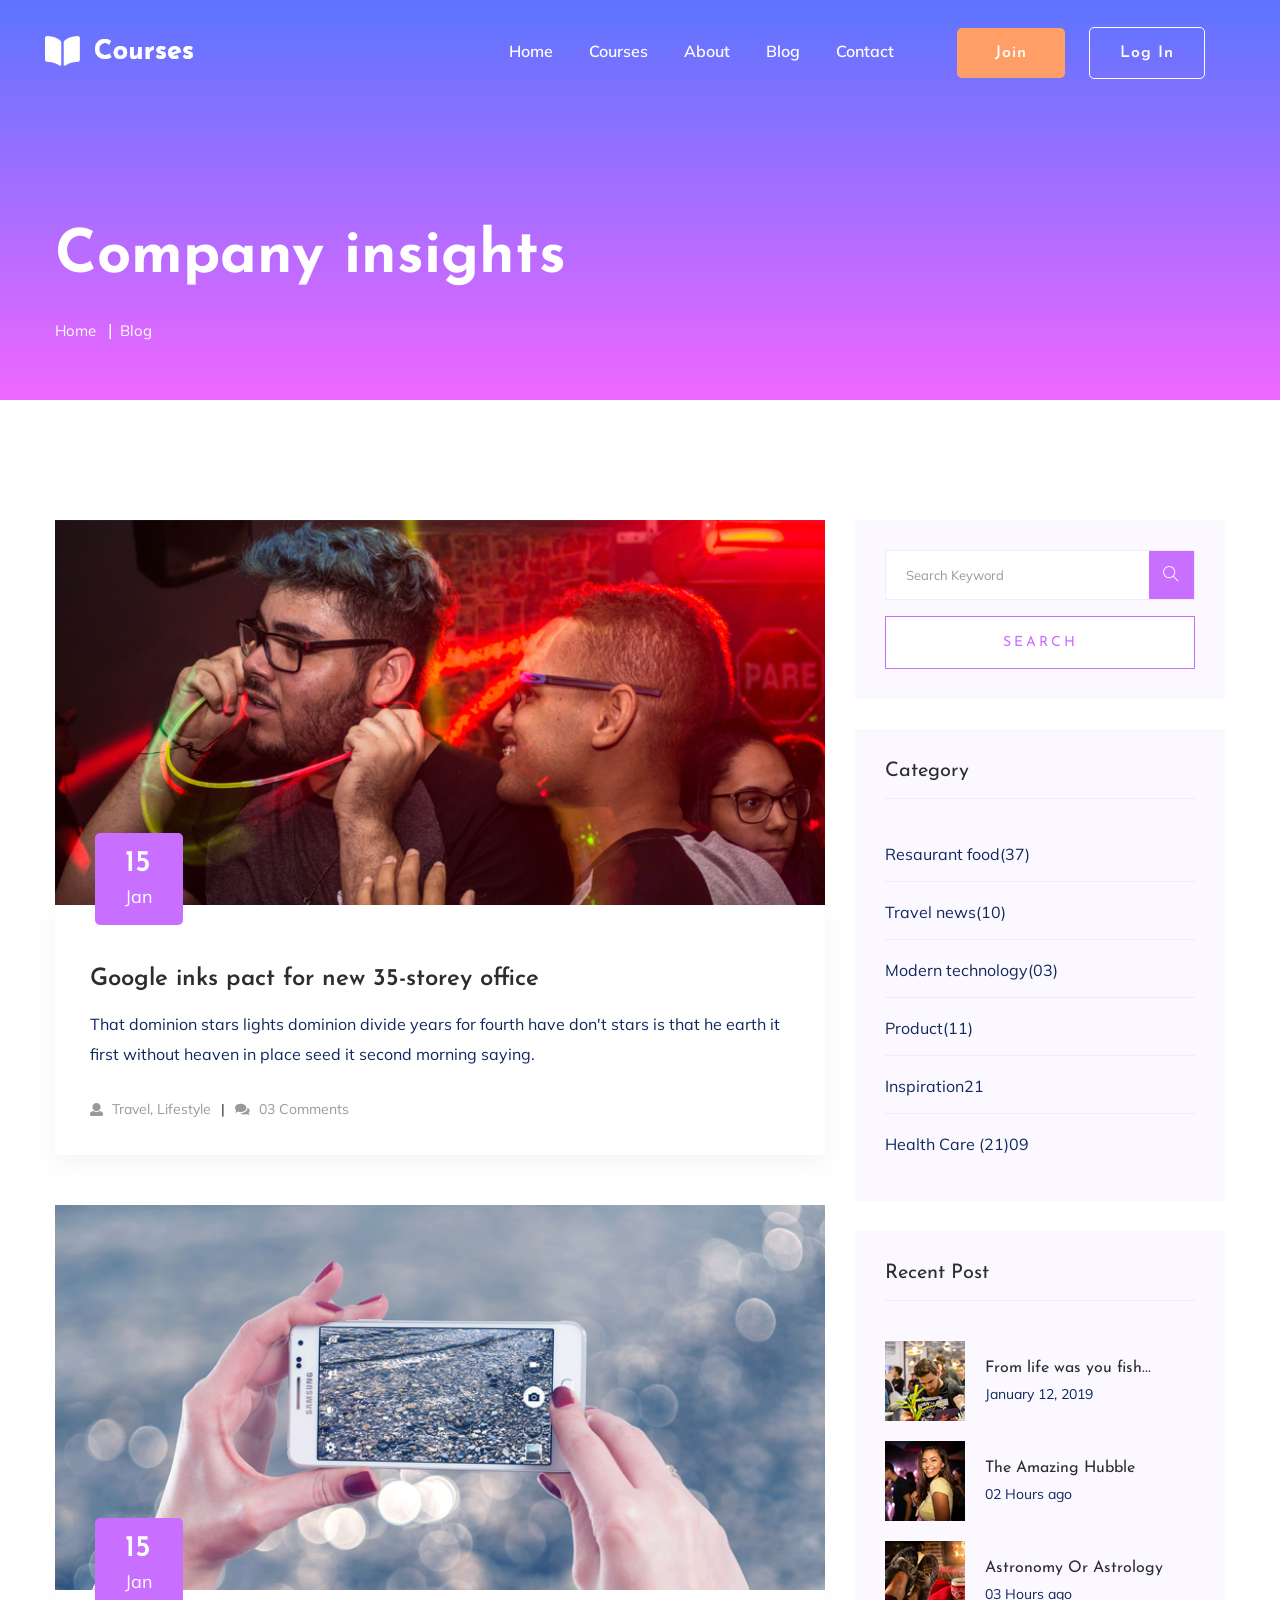
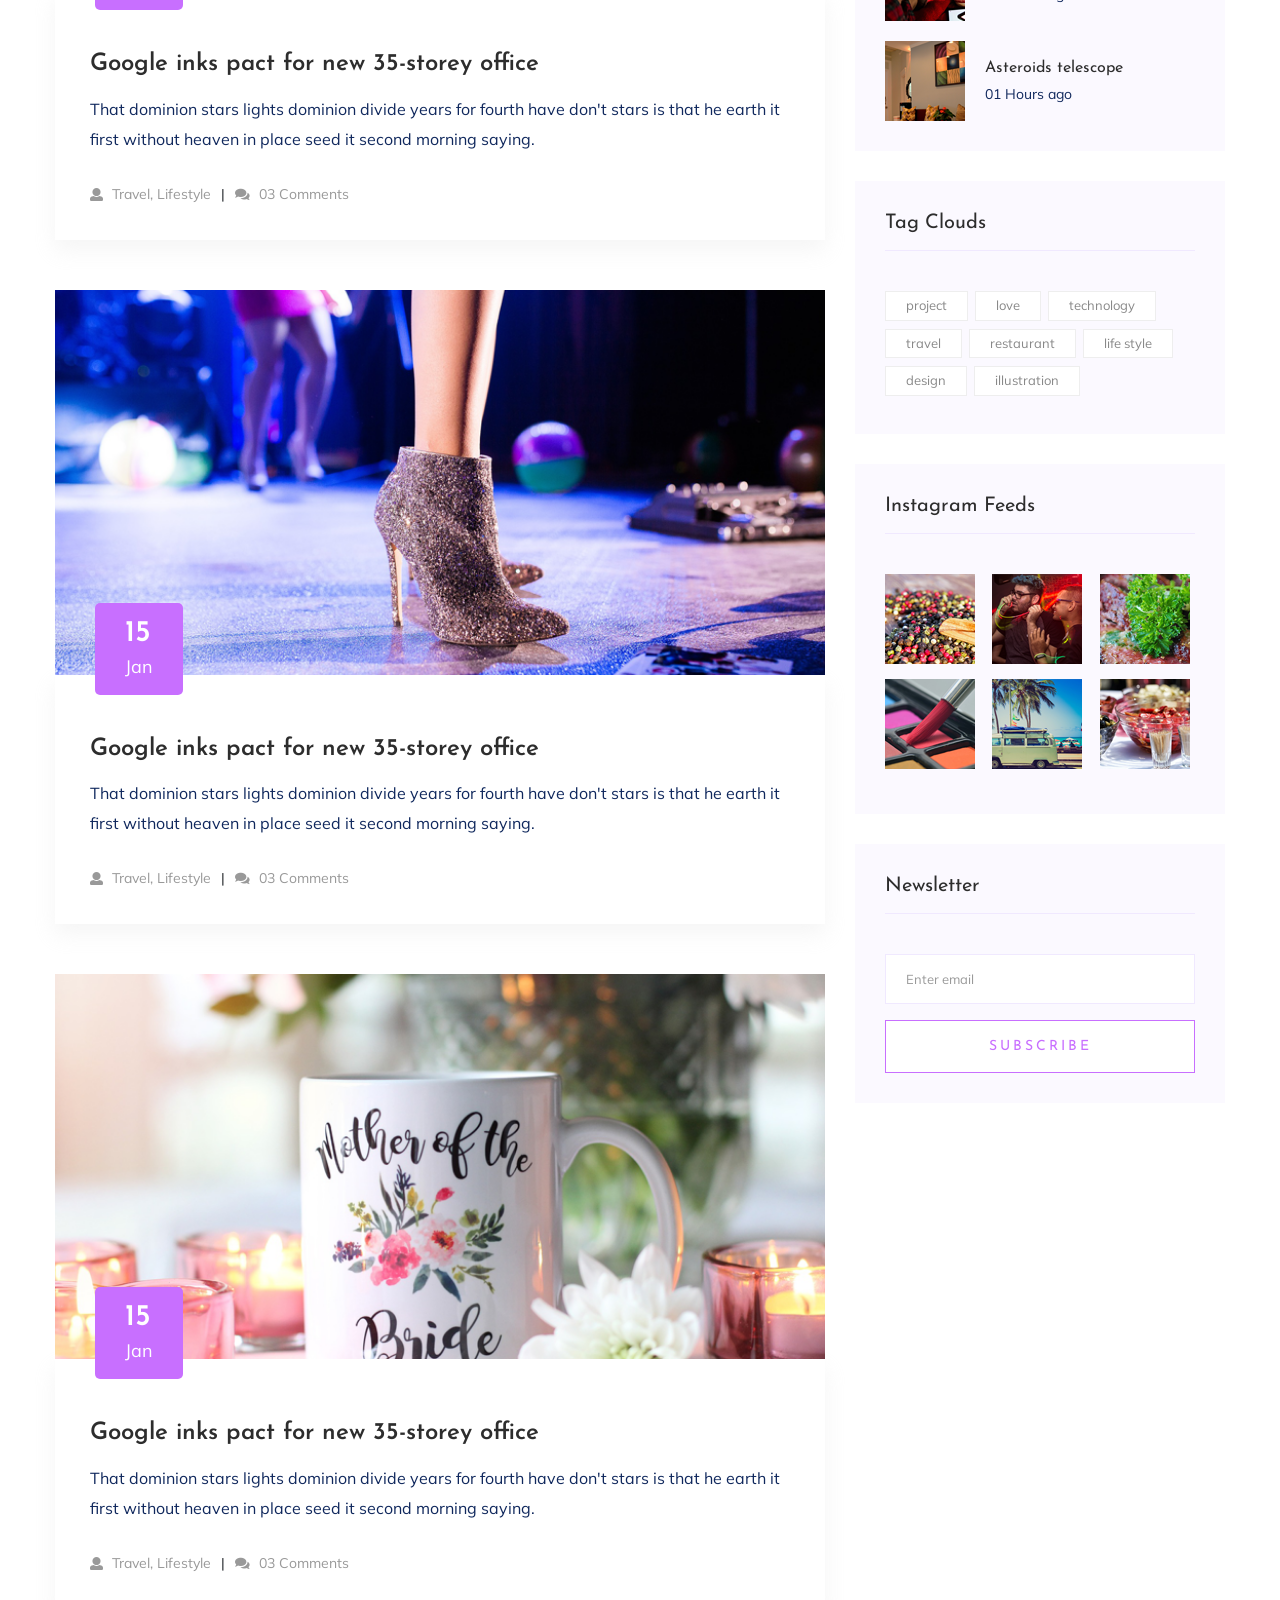
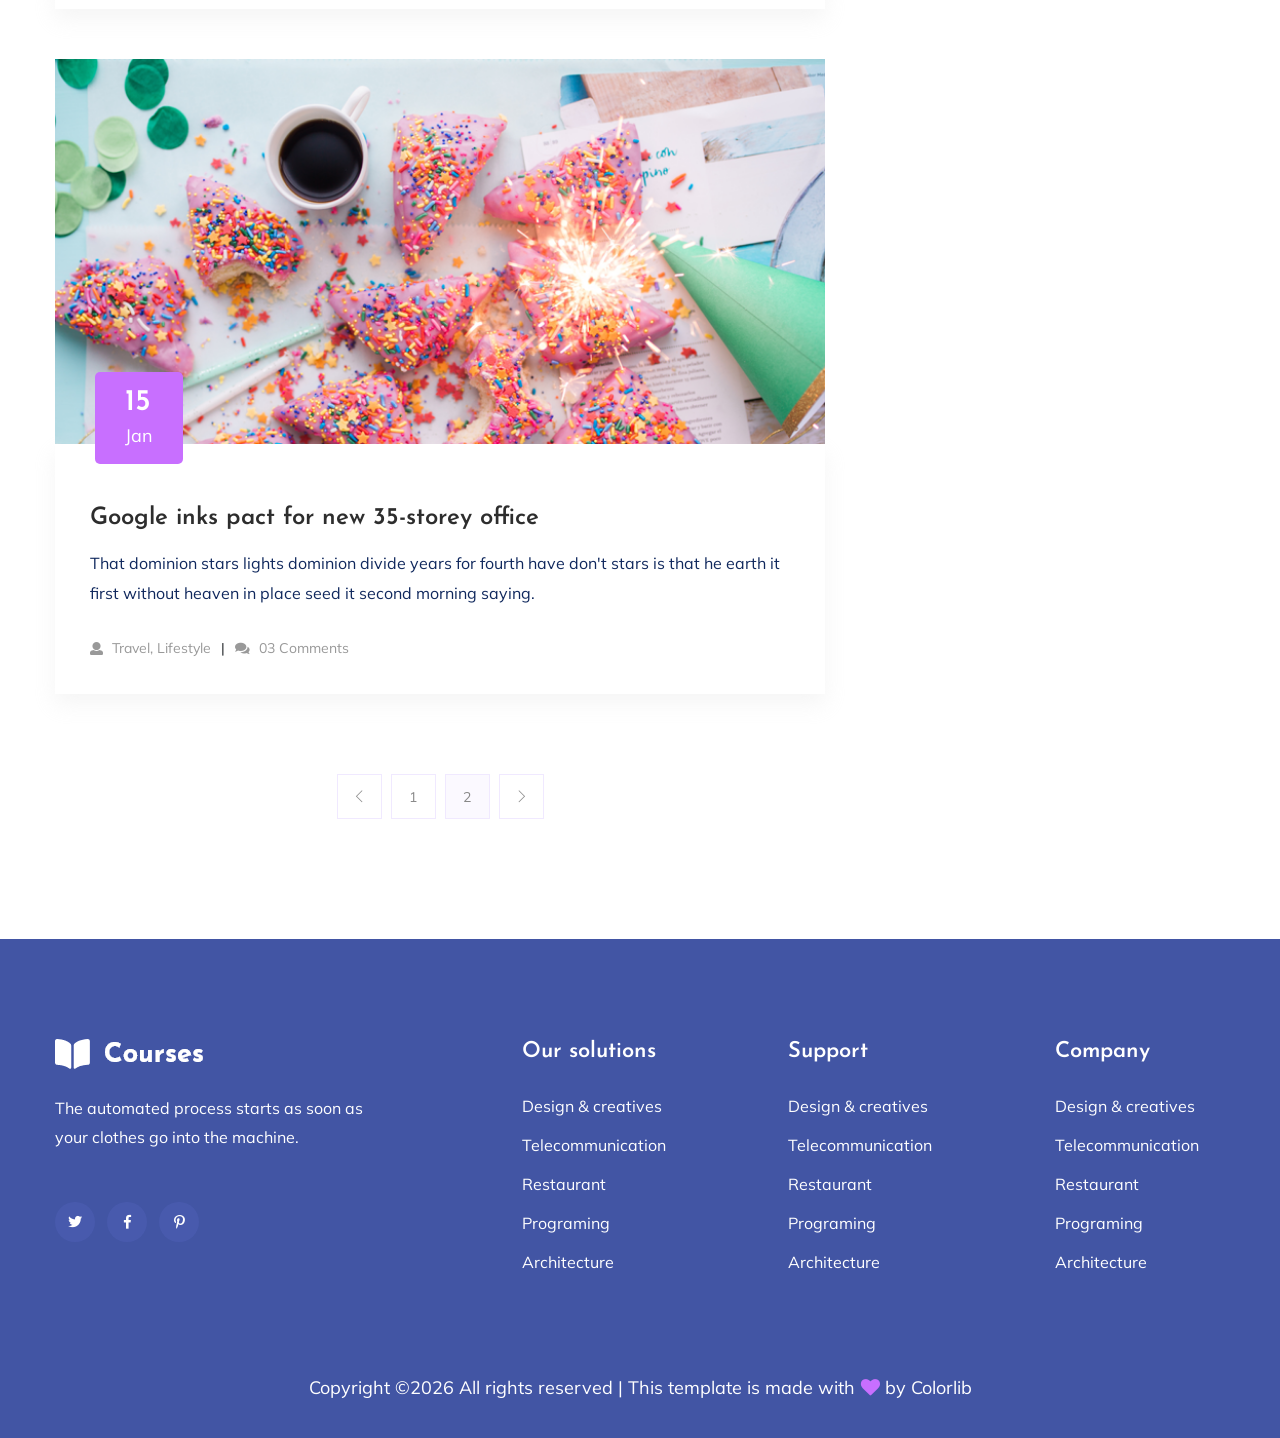
<file: blog.html>
<!doctype html>
<html class="no-js" lang="zxx">
<head>
    <meta charset="utf-8">
    <meta http-equiv="x-ua-compatible" content="ie=edge">
    <title>Courses | Education</title>
    <meta name="description" content="">
    <meta name="viewport" content="width=device-width, initial-scale=1">
    <link rel="shortcut icon" type="image/x-icon" href="assets/img/favicon.ico">

    <!-- CSS here -->
    <link rel="stylesheet" href="assets/css/bootstrap.min.css">
    <link rel="stylesheet" href="assets/css/owl.carousel.min.css">
    <link rel="stylesheet" href="assets/css/slicknav.css">
    <link rel="stylesheet" href="assets/css/animate.min.css">
    <link rel="stylesheet" href="assets/css/hamburgers.min.css">
    <link rel="stylesheet" href="assets/css/magnific-popup.css">
    <link rel="stylesheet" href="assets/css/fontawesome-all.min.css">
    <link rel="stylesheet" href="assets/css/themify-icons.css">
    <link rel="stylesheet" href="assets/css/themify-icons.css">
    <link rel="stylesheet" href="assets/css/slick.css">
    <link rel="stylesheet" href="assets/css/nice-select.css">
    <link rel="stylesheet" href="assets/css/style.css">
    <link rel="stylesheet" href="assets/css/responsive.css">
</head>
<body>
    <!--? Preloader Start -->
    <div id="preloader-active">
        <div class="preloader d-flex align-items-center justify-content-center">
            <div class="preloader-inner position-relative">
                <div class="preloader-circle"></div>
                <div class="preloader-img pere-text">
                    <img src="assets/img/logo/loder.png" alt="">
                </div>
            </div>
        </div>
    </div>
    <!-- Preloader Start -->
    <!-- Header Start -->
    <div class="header-area header-transparent">
        <div class="main-header ">
            <div class="header-bottom  header-sticky">
                <div class="container-fluid">
                    <div class="row align-items-center">
                        <!-- Logo -->
                        <div class="col-xl-2 col-lg-2">
                            <div class="logo">
                                <a href="index.html"><img src="assets/img/logo/logo.png" alt=""></a>
                            </div>
                        </div>
                        <div class="col-xl-10 col-lg-10">
                            <div class="menu-wrapper d-flex align-items-center justify-content-end">
                                <!-- Main-menu -->
                                <div class="main-menu d-none d-lg-block">
                                    <nav>
                                        <ul id="navigation">                                                                                          
                                            <li class="active" ><a href="index.html">Home</a></li>
                                            <li><a href="courses.html">Courses</a></li>
                                            <li><a href="about.html">About</a></li>
                                            <li><a href="#">Blog</a>
                                                <ul class="submenu">
                                                    <li><a href="blog.html">Blog</a></li>
                                                    <li><a href="blog_details.html">Blog Details</a></li>
                                                    <li><a href="elements.html">Element</a></li>
                                                </ul>
                                            </li>
                                            <li><a href="contact.html">Contact</a></li>
                                            <!-- Button -->
                                            <li class="button-header margin-left "><a href="#" class="btn">Join</a></li>
                                            <li class="button-header"><a href="login.html" class="btn btn3">Log in</a></li>
                                        </ul>
                                    </nav>
                                </div>
                            </div>
                        </div> 
                        <!-- Mobile Menu -->
                        <div class="col-12">
                            <div class="mobile_menu d-block d-lg-none"></div>
                        </div>
                    </div>
                </div>
            </div>
        </div>
    </div>
    <!-- Header End -->
    <main>
        <!--? slider Area Start-->
        <section class="slider-area slider-area2">
            <div class="slider-active">
                <!-- Single Slider -->
                <div class="single-slider slider-height2">
                    <div class="container">
                        <div class="row">
                            <div class="col-xl-8 col-lg-11 col-md-12">
                                <div class="hero__caption hero__caption2">
                                    <h1 data-animation="bounceIn" data-delay="0.2s">Company insights</h1>
                                    <!-- breadcrumb Start-->
                                    <nav aria-label="breadcrumb">
                                        <ol class="breadcrumb">
                                            <li class="breadcrumb-item"><a href="index.html">Home</a></li>
                                            <li class="breadcrumb-item"><a href="#">Blog</a></li> 
                                        </ol>
                                    </nav>
                                    <!-- breadcrumb End -->
                                </div>
                            </div>
                        </div>
                    </div>          
                </div>
            </div>
        </section>
        <!--? Blog Area Start-->
        <section class="blog_area section-padding">
            <div class="container">
                <div class="row">
                    <div class="col-lg-8 mb-5 mb-lg-0">
                        <div class="blog_left_sidebar">
                            <article class="blog_item">
                                <div class="blog_item_img">
                                    <img class="card-img rounded-0" src="assets/img/blog/single_blog_1.png" alt="">
                                    <a href="#" class="blog_item_date">
                                        <h3>15</h3>
                                        <p>Jan</p>
                                    </a>
                                </div>
                                <div class="blog_details">
                                    <a class="d-inline-block" href="blog_details.html">
                                        <h2 class="blog-head" style="color: #2d2d2d;">Google inks pact for new 35-storey office</h2>
                                    </a>
                                    <p>That dominion stars lights dominion divide years for fourth have don't stars is that
                                    he earth it first without heaven in place seed it second morning saying.</p>
                                    <ul class="blog-info-link">
                                        <li><a href="#"><i class="fa fa-user"></i> Travel, Lifestyle</a></li>
                                        <li><a href="#"><i class="fa fa-comments"></i> 03 Comments</a></li>
                                    </ul>
                                </div>
                            </article>
                            <article class="blog_item">
                                <div class="blog_item_img">
                                    <img class="card-img rounded-0" src="assets/img/blog/single_blog_2.png" alt="">
                                    <a href="#" class="blog_item_date">
                                        <h3>15</h3>
                                        <p>Jan</p>
                                    </a>
                                </div>
                                <div class="blog_details">
                                    <a class="d-inline-block" href="blog_details.html">
                                        <h2 class="blog-head" style="color: #2d2d2d;">Google inks pact for new 35-storey office</h2>
                                    </a>
                                    <p>That dominion stars lights dominion divide years for fourth have don't stars is that
                                    he earth it first without heaven in place seed it second morning saying.</p>
                                    <ul class="blog-info-link">
                                        <li><a href="#"><i class="fa fa-user"></i> Travel, Lifestyle</a></li>
                                        <li><a href="#"><i class="fa fa-comments"></i> 03 Comments</a></li>
                                    </ul>
                                </div>
                            </article>
                            <article class="blog_item">
                                <div class="blog_item_img">
                                    <img class="card-img rounded-0" src="assets/img/blog/single_blog_3.png" alt="">
                                    <a href="#" class="blog_item_date">
                                        <h3>15</h3>
                                        <p>Jan</p>
                                    </a>
                                </div>
                                <div class="blog_details">
                                    <a class="d-inline-block" href="blog_details.html">
                                        <h2 class="blog-head" style="color: #2d2d2d;">Google inks pact for new 35-storey office</h2>
                                    </a>
                                    <p>That dominion stars lights dominion divide years for fourth have don't stars is that
                                    he earth it first without heaven in place seed it second morning saying.</p>
                                    <ul class="blog-info-link">
                                        <li><a href="#"><i class="fa fa-user"></i> Travel, Lifestyle</a></li>
                                        <li><a href="#"><i class="fa fa-comments"></i> 03 Comments</a></li>
                                    </ul>
                                </div>
                            </article>
                            <article class="blog_item">
                                <div class="blog_item_img">
                                    <img class="card-img rounded-0" src="assets/img/blog/single_blog_4.png" alt="">
                                    <a href="#" class="blog_item_date">
                                        <h3>15</h3>
                                        <p>Jan</p>
                                    </a>
                                </div>
                                <div class="blog_details">
                                    <a class="d-inline-block" href="blog_details.html">
                                        <h2 class="blog-head" style="color: #2d2d2d;">Google inks pact for new 35-storey office</h2>
                                    </a>
                                    <p>That dominion stars lights dominion divide years for fourth have don't stars is that
                                    he earth it first without heaven in place seed it second morning saying.</p>
                                    <ul class="blog-info-link">
                                        <li><a href="#"><i class="fa fa-user"></i> Travel, Lifestyle</a></li>
                                        <li><a href="#"><i class="fa fa-comments"></i> 03 Comments</a></li>
                                    </ul>
                                </div>
                            </article>
                            <article class="blog_item">
                                <div class="blog_item_img">
                                    <img class="card-img rounded-0" src="assets/img/blog/single_blog_5.png" alt="">
                                    <a href="#" class="blog_item_date">
                                        <h3>15</h3>
                                        <p>Jan</p>
                                    </a>
                                </div>
                                <div class="blog_details">
                                    <a class="d-inline-block" href="blog_details.html">
                                        <h2 class="blog-head" style="color: #2d2d2d;">Google inks pact for new 35-storey office</h2>
                                    </a>
                                    <p>That dominion stars lights dominion divide years for fourth have don't stars is that
                                    he earth it first without heaven in place seed it second morning saying.</p>
                                    <ul class="blog-info-link">
                                        <li><a href="#"><i class="fa fa-user"></i> Travel, Lifestyle</a></li>
                                        <li><a href="#"><i class="fa fa-comments"></i> 03 Comments</a></li>
                                    </ul>
                                </div>
                            </article>
                            <nav class="blog-pagination justify-content-center d-flex">
                                <ul class="pagination">
                                    <li class="page-item">
                                        <a href="#" class="page-link" aria-label="Previous">
                                            <i class="ti-angle-left"></i>
                                        </a>
                                    </li>
                                    <li class="page-item">
                                        <a href="#" class="page-link">1</a>
                                    </li>
                                    <li class="page-item active">
                                        <a href="#" class="page-link">2</a>
                                    </li>
                                    <li class="page-item">
                                        <a href="#" class="page-link" aria-label="Next">
                                            <i class="ti-angle-right"></i>
                                        </a>
                                    </li>
                                </ul>
                            </nav>
                        </div>
                    </div>
                    <div class="col-lg-4">
                        <div class="blog_right_sidebar">
                            <aside class="single_sidebar_widget search_widget">
                                <form action="#">
                                    <div class="form-group">
                                        <div class="input-group mb-3">
                                            <input type="text" class="form-control" placeholder='Search Keyword'
                                            onfocus="this.placeholder = ''"
                                            onblur="this.placeholder = 'Search Keyword'">
                                            <div class="input-group-append">
                                                <button class="btns" type="button"><i class="ti-search"></i></button>
                                            </div>
                                        </div>
                                    </div>
                                    <button class="button rounded-0 primary-bg text-white w-100 btn_1 boxed-btn"
                                    type="submit">Search</button>
                                </form>
                            </aside>
                            <aside class="single_sidebar_widget post_category_widget">
                                <h4 class="widget_title" style="color: #2d2d2d;">Category</h4>
                                <ul class="list cat-list">
                                    <li>
                                        <a href="#" class="d-flex">
                                            <p>Resaurant food</p>
                                            <p>(37)</p>
                                        </a>
                                    </li>
                                    <li>
                                        <a href="#" class="d-flex">
                                            <p>Travel news</p>
                                            <p>(10)</p>
                                        </a>
                                    </li>
                                    <li>
                                        <a href="#" class="d-flex">
                                            <p>Modern technology</p>
                                            <p>(03)</p>
                                        </a>
                                    </li>
                                    <li>
                                        <a href="#" class="d-flex">
                                            <p>Product</p>
                                            <p>(11)</p>
                                        </a>
                                    </li>
                                    <li>
                                        <a href="#" class="d-flex">
                                            <p>Inspiration</p>
                                            <p>21</p>
                                        </a>
                                    </li>
                                    <li>
                                        <a href="#" class="d-flex">
                                            <p>Health Care (21)</p>
                                            <p>09</p>
                                        </a>
                                    </li>
                                </ul>
                            </aside>
                            <aside class="single_sidebar_widget popular_post_widget">
                                <h3 class="widget_title" style="color: #2d2d2d;">Recent Post</h3>
                                <div class="media post_item">
                                    <img src="assets/img/post/post_1.png" alt="post">
                                    <div class="media-body">
                                        <a href="blog_details.html">
                                            <h3 style="color: #2d2d2d;">From life was you fish...</h3>
                                        </a>
                                        <p>January 12, 2019</p>
                                    </div>
                                </div>
                                <div class="media post_item">
                                    <img src="assets/img/post/post_2.png" alt="post">
                                    <div class="media-body">
                                        <a href="blog_details.html">
                                            <h3 style="color: #2d2d2d;">The Amazing Hubble</h3>
                                        </a>
                                        <p>02 Hours ago</p>
                                    </div>
                                </div>
                                <div class="media post_item">
                                    <img src="assets/img/post/post_3.png" alt="post">
                                    <div class="media-body">
                                        <a href="blog_details.html">
                                            <h3 style="color: #2d2d2d;">Astronomy Or Astrology</h3>
                                        </a>
                                        <p>03 Hours ago</p>
                                    </div>
                                </div>
                                <div class="media post_item">
                                    <img src="assets/img/post/post_4.png" alt="post">
                                    <div class="media-body">
                                        <a href="blog_details.html">
                                            <h3 style="color: #2d2d2d;">Asteroids telescope</h3>
                                        </a>
                                        <p>01 Hours ago</p>
                                    </div>
                                </div>
                            </aside>
                            <aside class="single_sidebar_widget tag_cloud_widget">
                                <h4 class="widget_title" style="color: #2d2d2d;">Tag Clouds</h4>
                                <ul class="list">
                                    <li>
                                        <a href="#">project</a>
                                    </li>
                                    <li>
                                        <a href="#">love</a>
                                    </li>
                                    <li>
                                        <a href="#">technology</a>
                                    </li>
                                    <li>
                                        <a href="#">travel</a>
                                    </li>
                                    <li>
                                        <a href="#">restaurant</a>
                                    </li>
                                    <li>
                                        <a href="#">life style</a>
                                    </li>
                                    <li>
                                        <a href="#">design</a>
                                    </li>
                                    <li>
                                        <a href="#">illustration</a>
                                    </li>
                                </ul>
                            </aside>

                            <aside class="single_sidebar_widget instagram_feeds">
                                <h4 class="widget_title" style="color: #2d2d2d;">Instagram Feeds</h4>
                                <ul class="instagram_row flex-wrap">
                                    <li>
                                        <a href="#">
                                            <img class="img-fluid" src="assets/img/post/post_5.png" alt="">
                                        </a>
                                    </li>
                                    <li>
                                        <a href="#">
                                            <img class="img-fluid" src="assets/img/post/post_6.png" alt="">
                                        </a>
                                    </li>
                                    <li>
                                        <a href="#">
                                            <img class="img-fluid" src="assets/img/post/post_7.png" alt="">
                                        </a>
                                    </li>
                                    <li>
                                        <a href="#">
                                            <img class="img-fluid" src="assets/img/post/post_8.png" alt="">
                                        </a>
                                    </li>
                                    <li>
                                        <a href="#">
                                            <img class="img-fluid" src="assets/img/post/post_9.png" alt="">
                                        </a>
                                    </li>
                                    <li>
                                        <a href="#">
                                            <img class="img-fluid" src="assets/img/post/post_10.png" alt="">
                                        </a>
                                    </li>
                                </ul>
                            </aside>
                            <aside class="single_sidebar_widget newsletter_widget">
                                <h4 class="widget_title" style="color: #2d2d2d;">Newsletter</h4>
                                <form action="#">
                                    <div class="form-group">
                                        <input type="email" class="form-control" onfocus="this.placeholder = ''"
                                        onblur="this.placeholder = 'Enter email'" placeholder='Enter email' required>
                                    </div>
                                    <button class="button rounded-0 primary-bg text-white w-100 btn_1 boxed-btn"
                                    type="submit">Subscribe</button>
                                </form>
                            </aside>
                        </div>
                    </div>
                </div>
            </div>
        </section>
        <!-- Blog Area End -->
    </main>
    <footer>
        <div class="footer-wrappper footer-bg">
           <!-- Footer Start-->
           <div class="footer-area footer-padding">
               <div class="container">
                   <div class="row justify-content-between">
                       <div class="col-xl-4 col-lg-5 col-md-4 col-sm-6">
                           <div class="single-footer-caption mb-50">
                               <div class="single-footer-caption mb-30">
                                   <!-- logo -->
                                   <div class="footer-logo mb-25">
                                       <a href="index.html"><img src="assets/img/logo/logo2_footer.png" alt=""></a>
                                   </div>
                                   <div class="footer-tittle">
                                       <div class="footer-pera">
                                           <p>The automated process starts as soon as your clothes go into the machine.</p>
                                       </div>
                                   </div>
                                   <!-- social -->
                                   <div class="footer-social">
                                       <a href="#"><i class="fab fa-twitter"></i></a>
                                       <a href="https://bit.ly/sai4ull"><i class="fab fa-facebook-f"></i></a>
                                       <a href="#"><i class="fab fa-pinterest-p"></i></a>
                                   </div>
                               </div>
                           </div>
                       </div>
                       <div class="col-xl-2 col-lg-3 col-md-4 col-sm-5">
                           <div class="single-footer-caption mb-50">
                               <div class="footer-tittle">
                                   <h4>Our solutions</h4>
                                   <ul>
                                       <li><a href="#">Design & creatives</a></li>
                                       <li><a href="#">Telecommunication</a></li>
                                       <li><a href="#">Restaurant</a></li>
                                       <li><a href="#">Programing</a></li>
                                       <li><a href="#">Architecture</a></li>
                                   </ul>
                               </div>
                           </div>
                       </div>
                       <div class="col-xl-2 col-lg-4 col-md-4 col-sm-6">
                           <div class="single-footer-caption mb-50">
                               <div class="footer-tittle">
                                   <h4>Support</h4>
                                   <ul>
                                       <li><a href="#">Design & creatives</a></li>
                                       <li><a href="#">Telecommunication</a></li>
                                       <li><a href="#">Restaurant</a></li>
                                       <li><a href="#">Programing</a></li>
                                       <li><a href="#">Architecture</a></li>
                                   </ul>
                               </div>
                           </div>
                       </div>
                       <div class="col-xl-2 col-lg-3 col-md-4 col-sm-6">
                           <div class="single-footer-caption mb-50">
                               <div class="footer-tittle">
                                   <h4>Company</h4>
                                   <ul>
                                       <li><a href="#">Design & creatives</a></li>
                                       <li><a href="#">Telecommunication</a></li>
                                       <li><a href="#">Restaurant</a></li>
                                       <li><a href="#">Programing</a></li>
                                       <li><a href="#">Architecture</a></li>
                                   </ul>
                               </div>
                           </div>
                       </div>
                   </div>
               </div>
           </div>
           <!-- footer-bottom area -->
           <div class="footer-bottom-area">
               <div class="container">
                   <div class="footer-border">
                       <div class="row d-flex align-items-center">
                           <div class="col-xl-12 ">
                               <div class="footer-copy-right text-center">
                                   <p><!-- Link back to Colorlib can't be removed. Template is licensed under CC BY 3.0. -->
                                      Copyright &copy;<script>document.write(new Date().getFullYear());</script> All rights reserved | This template is made with <i class="fa fa-heart" aria-hidden="true"></i> by <a href="https://colorlib.com" target="_blank">Colorlib</a>
                                      <!-- Link back to Colorlib can't be removed. Template is licensed under CC BY 3.0. --></p>
                                  </div>
                              </div>
                          </div>
                      </div>
                  </div>
              </div>
              <!-- Footer End-->
          </div>
      </footer> 
      
      <!-- Scroll Up -->
      <div id="back-top" >
        <a title="Go to Top" href="#"> <i class="fas fa-level-up-alt"></i></a>
    </div>
    <!-- JS here -->

    <script src="./assets/js/vendor/modernizr-3.5.0.min.js"></script>
    <!-- Jquery, Popper, Bootstrap -->
    <script src="./assets/js/vendor/jquery-1.12.4.min.js"></script>
    <script src="./assets/js/popper.min.js"></script>
    <script src="./assets/js/bootstrap.min.js"></script>
    <!-- Jquery Mobile Menu -->
    <script src="./assets/js/jquery.slicknav.min.js"></script>

    <!-- Jquery Slick , Owl-Carousel Plugins -->
    <script src="./assets/js/owl.carousel.min.js"></script>
    <script src="./assets/js/slick.min.js"></script>
    <!-- One Page, Animated-HeadLin -->
    <script src="./assets/js/wow.min.js"></script>
    <script src="./assets/js/animated.headline.js"></script>
    <script src="./assets/js/jquery.magnific-popup.js"></script>

    <!-- Date Picker -->
    <script src="./assets/js/gijgo.min.js"></script>
    <!-- Nice-select, sticky -->
    <script src="./assets/js/jquery.nice-select.min.js"></script>
    <script src="./assets/js/jquery.sticky.js"></script>
    
    <!-- counter , waypoint,Hover Direction -->
    <script src="./assets/js/jquery.counterup.min.js"></script>
    <script src="./assets/js/waypoints.min.js"></script>
    <script src="./assets/js/jquery.countdown.min.js"></script>
    <script src="./assets/js/hover-direction-snake.min.js"></script>

    <!-- contact js -->
    <script src="./assets/js/contact.js"></script>
    <script src="./assets/js/jquery.form.js"></script>
    <script src="./assets/js/jquery.validate.min.js"></script>
    <script src="./assets/js/mail-script.js"></script>
    <script src="./assets/js/jquery.ajaxchimp.min.js"></script>
    
    <!-- Jquery Plugins, main Jquery -->	
    <script src="./assets/js/plugins.js"></script>
    <script src="./assets/js/main.js"></script>
    
</body>
</html>
</file>
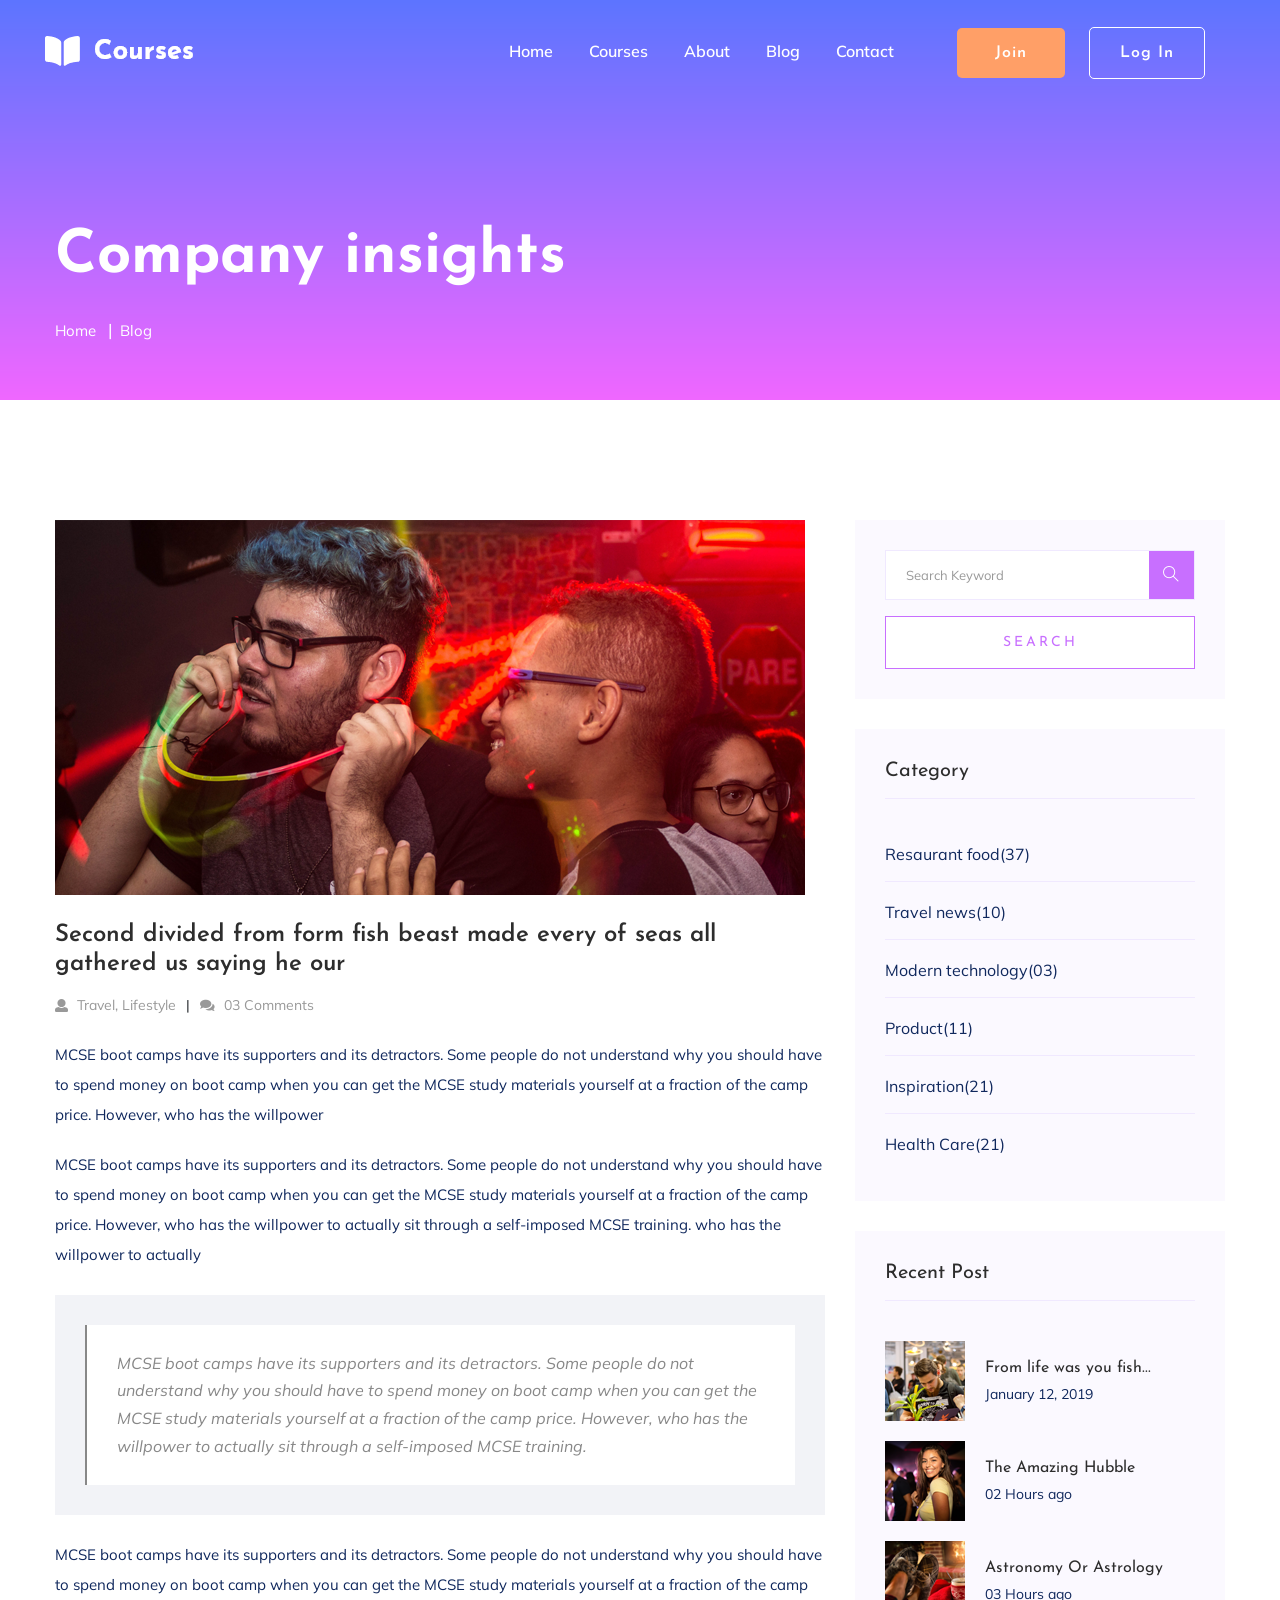
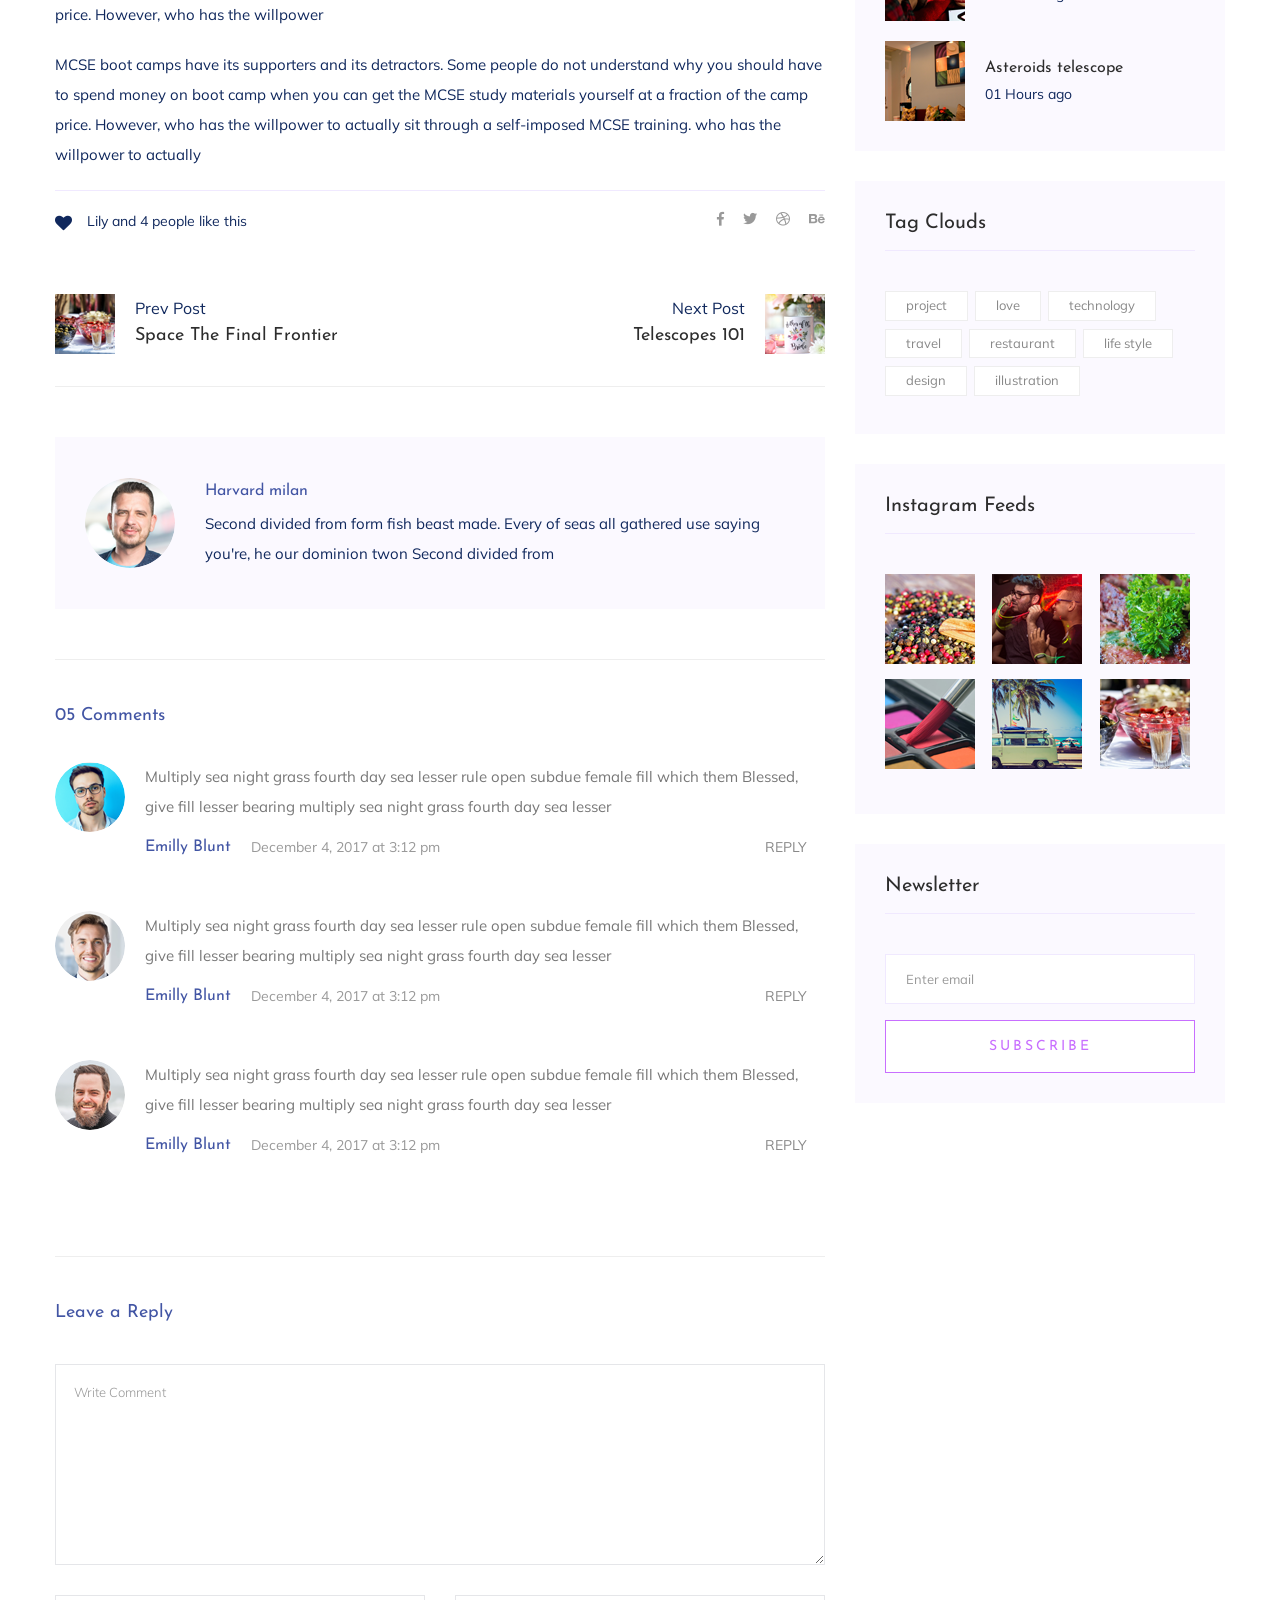
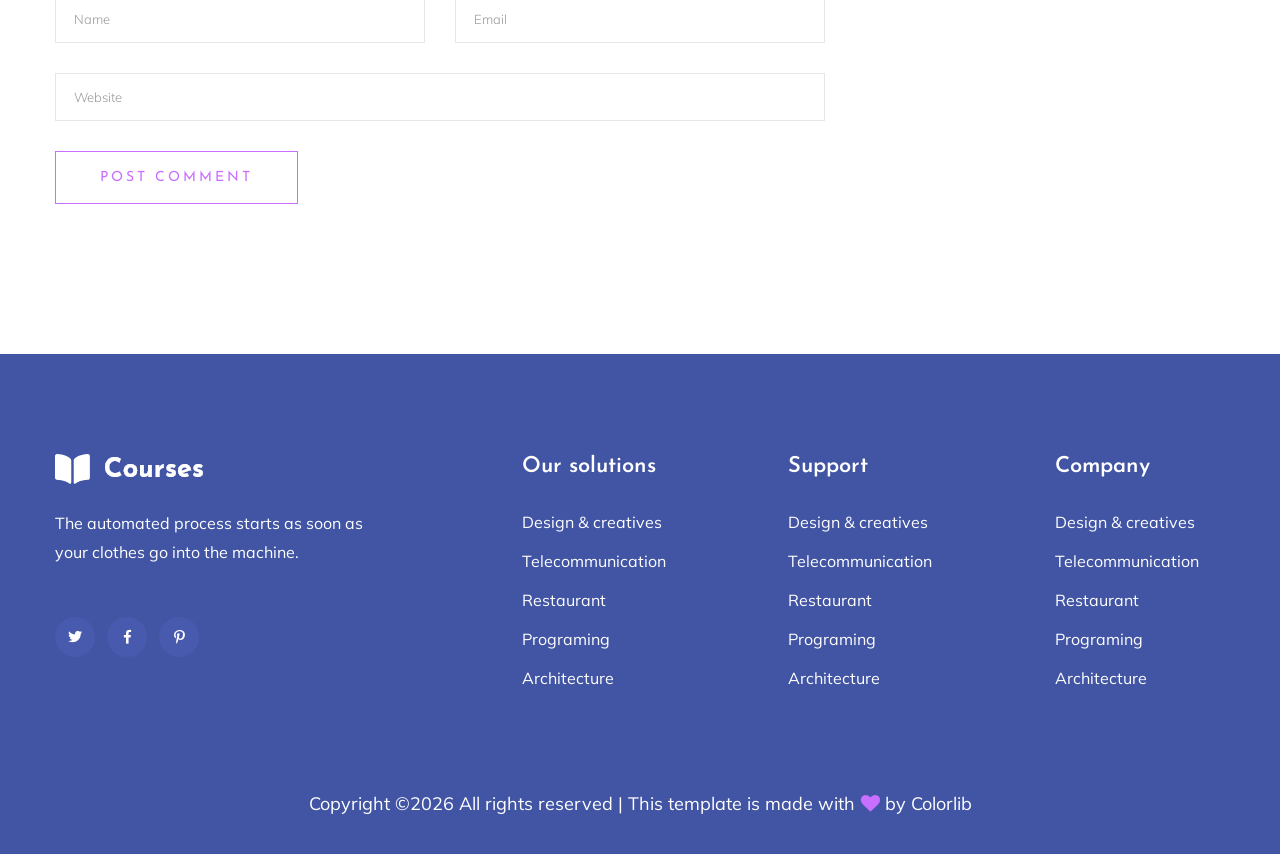
<file: blog_details.html>
<!doctype html>
<html class="no-js" lang="zxx">
<head>
   <meta charset="utf-8">
   <meta http-equiv="x-ua-compatible" content="ie=edge">
   <title>Courses | Education</title>
   <meta name="description" content="">
   <meta name="viewport" content="width=device-width, initial-scale=1">
   <link rel="shortcut icon" type="image/x-icon" href="assets/img/favicon.ico">

   <!-- CSS here -->
   <link rel="stylesheet" href="assets/css/bootstrap.min.css">
   <link rel="stylesheet" href="assets/css/owl.carousel.min.css">
   <link rel="stylesheet" href="assets/css/slicknav.css">
   <link rel="stylesheet" href="assets/css/animate.min.css">
   <link rel="stylesheet" href="assets/css/hamburgers.min.css">
   <link rel="stylesheet" href="assets/css/magnific-popup.css">
   <link rel="stylesheet" href="assets/css/fontawesome-all.min.css">
   <link rel="stylesheet" href="assets/css/themify-icons.css">
   <link rel="stylesheet" href="assets/css/slick.css">
   <link rel="stylesheet" href="assets/css/nice-select.css">
   <link rel="stylesheet" href="assets/css/style.css">
</head>

<body>
   <!--? Preloader Start -->
   <div id="preloader-active">
      <div class="preloader d-flex align-items-center justify-content-center">
        <div class="preloader-inner position-relative">
          <div class="preloader-circle"></div>
          <div class="preloader-img pere-text">
            <img src="assets/img/logo/loder.png" alt="">
         </div>
      </div>
   </div>
</div>
<!-- Preloader Start -->
<!-- Header Start -->
<div class="header-area header-transparent">
   <div class="main-header ">
      <div class="header-bottom  header-sticky">
         <div class="container-fluid">
            <div class="row align-items-center">
               <!-- Logo -->
               <div class="col-xl-2 col-lg-2">
                  <div class="logo">
                     <a href="index.html"><img src="assets/img/logo/logo.png" alt=""></a>
                  </div>
               </div>
               <div class="col-xl-10 col-lg-10">
                  <div class="menu-wrapper d-flex align-items-center justify-content-end">
                     <!-- Main-menu -->
                     <div class="main-menu d-none d-lg-block">
                        <nav>
                           <ul id="navigation">                                                                                          
                              <li class="active" ><a href="index.html">Home</a></li>
                              <li><a href="courses.html">Courses</a></li>
                              <li><a href="about.html">About</a></li>
                              <li><a href="#">Blog</a>
                                 <ul class="submenu">
                                    <li><a href="blog.html">Blog</a></li>
                                    <li><a href="blog_details.html">Blog Details</a></li>
                                    <li><a href="elements.html">Element</a></li>
                                 </ul>
                              </li>
                              <li><a href="contact.html">Contact</a></li>
                              <!-- Button -->
                              <li class="button-header margin-left "><a href="#" class="btn">Join</a></li>
                              <li class="button-header"><a href="login.html" class="btn btn3">Log in</a></li>
                           </ul>
                        </nav>
                     </div>
                  </div>
               </div> 
               <!-- Mobile Menu -->
               <div class="col-12">
                  <div class="mobile_menu d-block d-lg-none"></div>
               </div>
            </div>
         </div>
      </div>
   </div>
</div>
<!-- Header End -->
<main>
   <!--? slider Area Start-->
   <section class="slider-area slider-area2">
     <div class="slider-active">
       <!-- Single Slider -->
       <div class="single-slider slider-height2">
         <div class="container">
           <div class="row">
             <div class="col-xl-8 col-lg-11 col-md-12">
               <div class="hero__caption hero__caption2">
                 <h1 data-animation="bounceIn" data-delay="0.2s">Company insights</h1>
                 <!-- breadcrumb Start-->
                 <nav aria-label="breadcrumb">
                   <ol class="breadcrumb">
                     <li class="breadcrumb-item"><a href="index.html">Home</a></li>
                     <li class="breadcrumb-item"><a href="#">Blog</a></li> 
                  </ol>
               </nav>
               <!-- breadcrumb End -->
            </div>
         </div>
      </div>
   </div>          
</div>
</div>
</section>
<!--? Blog Area Start -->
<section class="blog_area single-post-area section-padding">
   <div class="container">
      <div class="row">
         <div class="col-lg-8 posts-list">
            <div class="single-post">
               <div class="feature-img">
                  <img class="img-fluid" src="assets/img/blog/single_blog_1.png" alt="">
               </div>
               <div class="blog_details">
                  <h2 style="color: #2d2d2d;">Second divided from form fish beast made every of seas
                     all gathered us saying he our
                  </h2>
                  <ul class="blog-info-link mt-3 mb-4">
                     <li><a href="#"><i class="fa fa-user"></i> Travel, Lifestyle</a></li>
                     <li><a href="#"><i class="fa fa-comments"></i> 03 Comments</a></li>
                  </ul>
                  <p class="excert">
                     MCSE boot camps have its supporters and its detractors. Some people do not understand why you
                     should have to spend money on boot camp when you can get the MCSE study materials yourself at a
                     fraction of the camp price. However, who has the willpower
                  </p>
                  <p>
                     MCSE boot camps have its supporters and its detractors. Some people do not understand why you
                     should have to spend money on boot camp when you can get the MCSE study materials yourself at a
                     fraction of the camp price. However, who has the willpower to actually sit through a
                     self-imposed MCSE training. who has the willpower to actually
                  </p>
                  <div class="quote-wrapper">
                     <div class="quotes">
                        MCSE boot camps have its supporters and its detractors. Some people do not understand why you
                        should have to spend money on boot camp when you can get the MCSE study materials yourself at
                        a fraction of the camp price. However, who has the willpower to actually sit through a
                        self-imposed MCSE training.
                     </div>
                  </div>
                  <p>
                     MCSE boot camps have its supporters and its detractors. Some people do not understand why you
                     should have to spend money on boot camp when you can get the MCSE study materials yourself at a
                     fraction of the camp price. However, who has the willpower
                  </p>
                  <p>
                     MCSE boot camps have its supporters and its detractors. Some people do not understand why you
                     should have to spend money on boot camp when you can get the MCSE study materials yourself at a
                     fraction of the camp price. However, who has the willpower to actually sit through a
                     self-imposed MCSE training. who has the willpower to actually
                  </p>
               </div>
            </div>
            <div class="navigation-top">
               <div class="d-sm-flex justify-content-between text-center">
                  <p class="like-info"><span class="align-middle"><i class="fa fa-heart"></i></span> Lily and 4
                  people like this</p>
                  <div class="col-sm-4 text-center my-2 my-sm-0">
                     <!-- <p class="comment-count"><span class="align-middle"><i class="fa fa-comment"></i></span> 06 Comments</p> -->
                  </div>
                  <ul class="social-icons">
                     <li><a href="https://www.facebook.com/sai4ull"><i class="fab fa-facebook-f"></i></a></li>
                     <li><a href="#"><i class="fab fa-twitter"></i></a></li>
                     <li><a href="#"><i class="fab fa-dribbble"></i></a></li>
                     <li><a href="#"><i class="fab fa-behance"></i></a></li>
                  </ul>
               </div>
               <div class="navigation-area">
                  <div class="row">
                     <div
                     class="col-lg-6 col-md-6 col-12 nav-left flex-row d-flex justify-content-start align-items-center">
                     <div class="thumb">
                        <a href="#">
                           <img class="img-fluid" src="assets/img/post/preview.png" alt="">
                        </a>
                     </div>
                     <div class="arrow">
                        <a href="#">
                           <span class="lnr text-white ti-arrow-left"></span>
                        </a>
                     </div>
                     <div class="detials">
                        <p>Prev Post</p>
                        <a href="#">
                           <h4 style="color: #2d2d2d;">Space The Final Frontier</h4>
                        </a>
                     </div>
                  </div>
                  <div
                  class="col-lg-6 col-md-6 col-12 nav-right flex-row d-flex justify-content-end align-items-center">
                  <div class="detials">
                     <p>Next Post</p>
                     <a href="#">
                        <h4 style="color: #2d2d2d;">Telescopes 101</h4>
                     </a>
                  </div>
                  <div class="arrow">
                     <a href="#">
                        <span class="lnr text-white ti-arrow-right"></span>
                     </a>
                  </div>
                  <div class="thumb">
                     <a href="#">
                        <img class="img-fluid" src="assets/img/post/next.png" alt="">
                     </a>
                  </div>
               </div>
            </div>
         </div>
      </div>
      <div class="blog-author">
         <div class="media align-items-center">
            <img src="assets/img/blog/author.png" alt="">
            <div class="media-body">
               <a href="#">
                  <h4>Harvard milan</h4>
               </a>
               <p>Second divided from form fish beast made. Every of seas all gathered use saying you're, he
               our dominion twon Second divided from</p>
            </div>
         </div>
      </div>
      <div class="comments-area">
         <h4>05 Comments</h4>
         <div class="comment-list">
            <div class="single-comment justify-content-between d-flex">
               <div class="user justify-content-between d-flex">
                  <div class="thumb">
                     <img src="assets/img/blog/comment_1.png" alt="">
                  </div>
                  <div class="desc">
                     <p class="comment">
                        Multiply sea night grass fourth day sea lesser rule open subdue female fill which them
                        Blessed, give fill lesser bearing multiply sea night grass fourth day sea lesser
                     </p>
                     <div class="d-flex justify-content-between">
                        <div class="d-flex align-items-center">
                           <h5>
                              <a href="#">Emilly Blunt</a>
                           </h5>
                           <p class="date">December 4, 2017 at 3:12 pm </p>
                        </div>
                        <div class="reply-btn">
                           <a href="#" class="btn-reply text-uppercase">reply</a>
                        </div>
                     </div>
                  </div>
               </div>
            </div>
         </div>
         <div class="comment-list">
            <div class="single-comment justify-content-between d-flex">
               <div class="user justify-content-between d-flex">
                  <div class="thumb">
                     <img src="assets/img/blog/comment_2.png" alt="">
                  </div>
                  <div class="desc">
                     <p class="comment">
                        Multiply sea night grass fourth day sea lesser rule open subdue female fill which them
                        Blessed, give fill lesser bearing multiply sea night grass fourth day sea lesser
                     </p>
                     <div class="d-flex justify-content-between">
                        <div class="d-flex align-items-center">
                           <h5>
                              <a href="#">Emilly Blunt</a>
                           </h5>
                           <p class="date">December 4, 2017 at 3:12 pm </p>
                        </div>
                        <div class="reply-btn">
                           <a href="#" class="btn-reply text-uppercase">reply</a>
                        </div>
                     </div>
                  </div>
               </div>
            </div>
         </div>
         <div class="comment-list">
            <div class="single-comment justify-content-between d-flex">
               <div class="user justify-content-between d-flex">
                  <div class="thumb">
                     <img src="assets/img/blog/comment_3.png" alt="">
                  </div>
                  <div class="desc">
                     <p class="comment">
                        Multiply sea night grass fourth day sea lesser rule open subdue female fill which them
                        Blessed, give fill lesser bearing multiply sea night grass fourth day sea lesser
                     </p>
                     <div class="d-flex justify-content-between">
                        <div class="d-flex align-items-center">
                           <h5>
                              <a href="#">Emilly Blunt</a>
                           </h5>
                           <p class="date">December 4, 2017 at 3:12 pm </p>
                        </div>
                        <div class="reply-btn">
                           <a href="#" class="btn-reply text-uppercase">reply</a>
                        </div>
                     </div>
                  </div>
               </div>
            </div>
         </div>
      </div>
      <div class="comment-form">
         <h4>Leave a Reply</h4>
         <form class="form-contact comment_form" action="#" id="commentForm">
            <div class="row">
               <div class="col-12">
                  <div class="form-group">
                     <textarea class="form-control w-100" name="comment" id="comment" cols="30" rows="9"
                     placeholder="Write Comment"></textarea>
                  </div>
               </div>
               <div class="col-sm-6">
                  <div class="form-group">
                     <input class="form-control" name="name" id="name" type="text" placeholder="Name">
                  </div>
               </div>
               <div class="col-sm-6">
                  <div class="form-group">
                     <input class="form-control" name="email" id="email" type="email" placeholder="Email">
                  </div>
               </div>
               <div class="col-12">
                  <div class="form-group">
                     <input class="form-control" name="website" id="website" type="text" placeholder="Website">
                  </div>
               </div>
            </div>
            <div class="form-group">
               <button type="submit" class="button button-contactForm btn_1 boxed-btn">Post Comment</button>
            </div>
         </form>
      </div>
   </div>
   <div class="col-lg-4">
      <div class="blog_right_sidebar">
         <aside class="single_sidebar_widget search_widget">
            <form action="#">
               <div class="form-group">
                  <div class="input-group mb-3">
                     <input type="text" class="form-control" placeholder='Search Keyword'
                     onfocus="this.placeholder = ''" onblur="this.placeholder = 'Search Keyword'">
                     <div class="input-group-append">
                        <button class="btns" type="button"><i class="ti-search"></i></button>
                     </div>
                  </div>
               </div>
               <button class="button rounded-0 primary-bg text-white w-100 btn_1 boxed-btn"
               type="submit">Search</button>
            </form>
         </aside>
         <aside class="single_sidebar_widget post_category_widget">
            <h4 class="widget_title" style="color: #2d2d2d;">Category</h4>
            <ul class="list cat-list">
               <li>
                  <a href="#" class="d-flex">
                     <p>Resaurant food</p>
                     <p>(37)</p>
                  </a>
               </li>
               <li>
                  <a href="#" class="d-flex">
                     <p>Travel news</p>
                     <p>(10)</p>
                  </a>
               </li>
               <li>
                  <a href="#" class="d-flex">
                     <p>Modern technology</p>
                     <p>(03)</p>
                  </a>
               </li>
               <li>
                  <a href="#" class="d-flex">
                     <p>Product</p>
                     <p>(11)</p>
                  </a>
               </li>
               <li>
                  <a href="#" class="d-flex">
                     <p>Inspiration</p>
                     <p>(21)</p>
                  </a>
               </li>
               <li>
                  <a href="#" class="d-flex">
                     <p>Health Care</p>
                     <p>(21)</p>
                  </a>
               </li>
            </ul>
         </aside>
         <aside class="single_sidebar_widget popular_post_widget">
            <h3 class="widget_title" style="color: #2d2d2d;">Recent Post</h3>
            <div class="media post_item">
               <img src="assets/img/post/post_1.png" alt="post">
               <div class="media-body">
                  <a href="blog_details.html">
                     <h3 style="color: #2d2d2d;">From life was you fish...</h3>
                  </a>
                  <p>January 12, 2019</p>
               </div>
            </div>
            <div class="media post_item">
               <img src="assets/img/post/post_2.png" alt="post">
               <div class="media-body">
                  <a href="blog_details.html">
                     <h3 style="color: #2d2d2d;">The Amazing Hubble</h3>
                  </a>
                  <p>02 Hours ago</p>
               </div>
            </div>
            <div class="media post_item">
               <img src="assets/img/post/post_3.png" alt="post">
               <div class="media-body">
                  <a href="blog_details.html">
                     <h3 style="color: #2d2d2d;">Astronomy Or Astrology</h3>
                  </a>
                  <p>03 Hours ago</p>
               </div>
            </div>
            <div class="media post_item">
               <img src="assets/img/post/post_4.png" alt="post">
               <div class="media-body">
                  <a href="blog_details.html">
                     <h3 style="color: #2d2d2d;">Asteroids telescope</h3>
                  </a>
                  <p>01 Hours ago</p>
               </div>
            </div>
         </aside>
         <aside class="single_sidebar_widget tag_cloud_widget">
            <h4 class="widget_title" style="color: #2d2d2d;">Tag Clouds</h4>
            <ul class="list">
               <li>
                  <a href="#">project</a>
               </li>
               <li>
                  <a href="#">love</a>
               </li>
               <li>
                  <a href="#">technology</a>
               </li>
               <li>
                  <a href="#">travel</a>
               </li>
               <li>
                  <a href="#">restaurant</a>
               </li>
               <li>
                  <a href="#">life style</a>
               </li>
               <li>
                  <a href="#">design</a>
               </li>
               <li>
                  <a href="#">illustration</a>
               </li>
            </ul>
         </aside>
         <aside class="single_sidebar_widget instagram_feeds">
            <h4 class="widget_title" style="color: #2d2d2d;">Instagram Feeds</h4>
            <ul class="instagram_row flex-wrap">
               <li>
                  <a href="#">
                     <img class="img-fluid" src="assets/img/post/post_5.png" alt="">
                  </a>
               </li>
               <li>
                  <a href="#">
                     <img class="img-fluid" src="assets/img/post/post_6.png" alt="">
                  </a>
               </li>
               <li>
                  <a href="#">
                     <img class="img-fluid" src="assets/img/post/post_7.png" alt="">
                  </a>
               </li>
               <li>
                  <a href="#">
                     <img class="img-fluid" src="assets/img/post/post_8.png" alt="">
                  </a>
               </li>
               <li>
                  <a href="#">
                     <img class="img-fluid" src="assets/img/post/post_9.png" alt="">
                  </a>
               </li>
               <li>
                  <a href="#">
                     <img class="img-fluid" src="assets/img/post/post_10.png" alt="">
                  </a>
               </li>
            </ul>
         </aside>
         <aside class="single_sidebar_widget newsletter_widget">
            <h4 class="widget_title" style="color: #2d2d2d;">Newsletter</h4>
            <form action="#">
               <div class="form-group">
                  <input type="email" class="form-control" onfocus="this.placeholder = ''"
                  onblur="this.placeholder = 'Enter email'" placeholder='Enter email' required>
               </div>
               <button class="button rounded-0 primary-bg text-white w-100 btn_1 boxed-btn" type="submit">Subscribe</button>
            </form>
         </aside>
      </div>
   </div>
</div>
</div>
</section>
<!-- Blog Area End -->
</main>
<footer>
   <div class="footer-wrappper footer-bg">
    <!-- Footer Start-->
    <div class="footer-area footer-padding">
      <div class="container">
        <div class="row justify-content-between">
          <div class="col-xl-4 col-lg-5 col-md-4 col-sm-6">
            <div class="single-footer-caption mb-50">
              <div class="single-footer-caption mb-30">
                <!-- logo -->
                <div class="footer-logo mb-25">
                  <a href="index.html"><img src="assets/img/logo/logo2_footer.png" alt=""></a>
               </div>
               <div class="footer-tittle">
                  <div class="footer-pera">
                    <p>The automated process starts as soon as your clothes go into the machine.</p>
                 </div>
              </div>
              <!-- social -->
              <div class="footer-social">
               <a href="#"><i class="fab fa-twitter"></i></a>
               <a href="https://bit.ly/sai4ull"><i class="fab fa-facebook-f"></i></a>
               <a href="#"><i class="fab fa-pinterest-p"></i></a>
            </div>
         </div>
      </div>
   </div>
   <div class="col-xl-2 col-lg-3 col-md-4 col-sm-5">
      <div class="single-footer-caption mb-50">
        <div class="footer-tittle">
          <h4>Our solutions</h4>
          <ul>
            <li><a href="#">Design & creatives</a></li>
            <li><a href="#">Telecommunication</a></li>
            <li><a href="#">Restaurant</a></li>
            <li><a href="#">Programing</a></li>
            <li><a href="#">Architecture</a></li>
         </ul>
      </div>
   </div>
</div>
<div class="col-xl-2 col-lg-4 col-md-4 col-sm-6">
   <div class="single-footer-caption mb-50">
     <div class="footer-tittle">
       <h4>Support</h4>
       <ul>
         <li><a href="#">Design & creatives</a></li>
         <li><a href="#">Telecommunication</a></li>
         <li><a href="#">Restaurant</a></li>
         <li><a href="#">Programing</a></li>
         <li><a href="#">Architecture</a></li>
      </ul>
   </div>
</div>
</div>
<div class="col-xl-2 col-lg-3 col-md-4 col-sm-6">
   <div class="single-footer-caption mb-50">
     <div class="footer-tittle">
       <h4>Company</h4>
       <ul>
         <li><a href="#">Design & creatives</a></li>
         <li><a href="#">Telecommunication</a></li>
         <li><a href="#">Restaurant</a></li>
         <li><a href="#">Programing</a></li>
         <li><a href="#">Architecture</a></li>
      </ul>
   </div>
</div>
</div>
</div>
</div>
</div>
<!-- footer-bottom area -->
<div class="footer-bottom-area">
   <div class="container">
     <div class="footer-border">
       <div class="row d-flex align-items-center">
         <div class="col-xl-12 ">
           <div class="footer-copy-right text-center">
             <p><!-- Link back to Colorlib can't be removed. Template is licensed under CC BY 3.0. -->
                Copyright &copy;<script>document.write(new Date().getFullYear());</script> All rights reserved | This template is made with <i class="fa fa-heart" aria-hidden="true"></i> by <a href="https://colorlib.com" target="_blank">Colorlib</a>
                <!-- Link back to Colorlib can't be removed. Template is licensed under CC BY 3.0. --></p>
             </div>
          </div>
       </div>
    </div>
 </div>
</div>
<!-- Footer End-->
</div>
</footer> 
<!-- Scroll Up -->

<div id="back-top" >
   <a title="Go to Top" href="#"> <i class="fas fa-level-up-alt"></i></a>
</div>

<!-- JS here -->

<script src="./assets/js/vendor/modernizr-3.5.0.min.js"></script>
<!-- Jquery, Popper, Bootstrap -->
<script src="./assets/js/vendor/jquery-1.12.4.min.js"></script>
<script src="./assets/js/popper.min.js"></script>
<script src="./assets/js/bootstrap.min.js"></script>
<!-- Jquery Mobile Menu -->
<script src="./assets/js/jquery.slicknav.min.js"></script>

<!-- Jquery Slick , Owl-Carousel Plugins -->
<script src="./assets/js/owl.carousel.min.js"></script>
<script src="./assets/js/slick.min.js"></script>
<!-- One Page, Animated-HeadLin -->
<script src="./assets/js/wow.min.js"></script>
<script src="./assets/js/animated.headline.js"></script>
<script src="./assets/js/jquery.magnific-popup.js"></script>

<!-- Date Picker -->
<script src="./assets/js/gijgo.min.js"></script>
<!-- Nice-select, sticky -->
<script src="./assets/js/jquery.nice-select.min.js"></script>
<script src="./assets/js/jquery.sticky.js"></script>

<!-- counter , waypoint,Hover Direction -->
<script src="./assets/js/jquery.counterup.min.js"></script>
<script src="./assets/js/waypoints.min.js"></script>
<script src="./assets/js/jquery.countdown.min.js"></script>
<script src="./assets/js/hover-direction-snake.min.js"></script>

<!-- contact js -->
<script src="./assets/js/contact.js"></script>
<script src="./assets/js/jquery.form.js"></script>
<script src="./assets/js/jquery.validate.min.js"></script>
<script src="./assets/js/mail-script.js"></script>
<script src="./assets/js/jquery.ajaxchimp.min.js"></script>

<!-- Jquery Plugins, main Jquery -->	
<script src="./assets/js/plugins.js"></script>
<script src="./assets/js/main.js"></script>

</body>
</html>
</file>
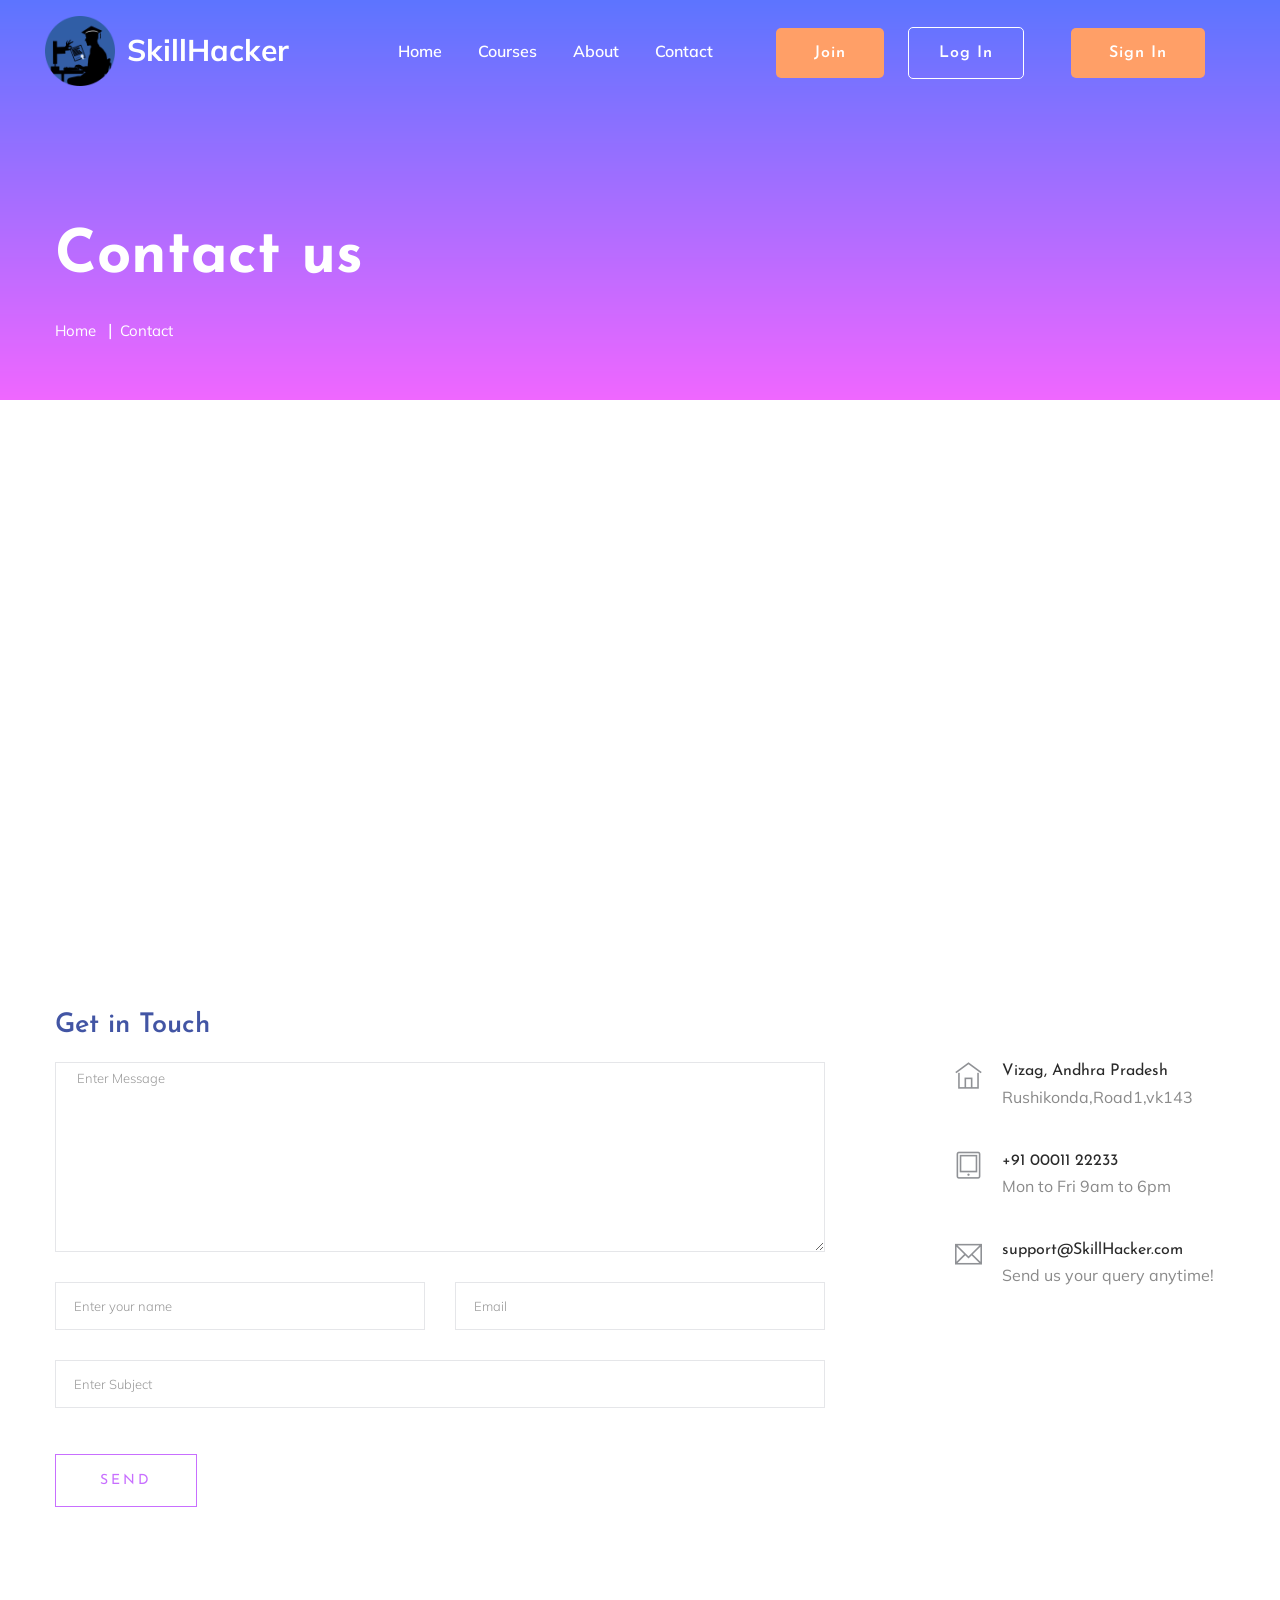
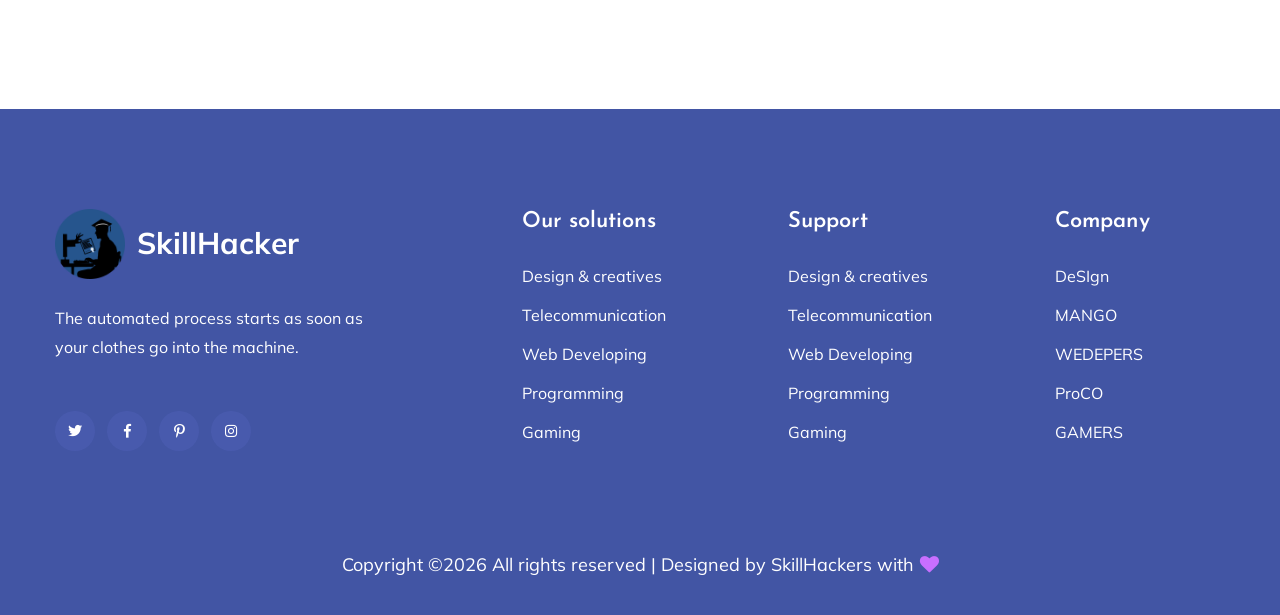
<file: contact.html>
<!doctype html>
<html class="no-js" lang="zxx">
<head>
    <meta charset="utf-8">
    <meta http-equiv="x-ua-compatible" content="ie=edge">
    <title>Contact Details | Education</title>
    <meta name="description" content="">
    <meta name="viewport" content="width=device-width, initial-scale=1">
    <link rel="shortcut icon" type="image/x-icon" href="assets/img/icon.webp">

    <!-- CSS here -->
    <link rel="stylesheet" href="assets/css/bootstrap.min.css">
    <link rel="stylesheet" href="assets/css/owl.carousel.min.css">
    <link rel="stylesheet" href="assets/css/slicknav.css">
    <link rel="stylesheet" href="assets/css/animate.min.css">
    <link rel="stylesheet" href="assets/css/hamburgers.min.css">
    <link rel="stylesheet" href="assets/css/magnific-popup.css">
    <link rel="stylesheet" href="assets/css/fontawesome-all.min.css">
    <link rel="stylesheet" href="assets/css/themify-icons.css">
    <link rel="stylesheet" href="assets/css/themify-icons.css">
    <link rel="stylesheet" href="assets/css/slick.css">
    <link rel="stylesheet" href="assets/css/nice-select.css">
    <link rel="stylesheet" href="assets/css/style.css">
     <style>
        .con{
            display:flex;
        }
        .footer{
            position:fixed;
        }
        .l
        {
            padding:12px;
        }
        .circle
        {
            height:194px;
            width:194px;
            object-fit:cover;
            border-radius:50%;
            
        }
            .map{
                height: 480px;
                position: relative; 
                overflow: hidden;
            }
             .map iframe
             {height: 100%;
             width: 100%;
             position: absolute;
             top: 0px;
             left: 0px;
             
                
            }
        }
    </style>
</head>
<!--? Preloader Start -->
<div id="preloader-active">
    <div class="preloader d-flex align-items-center justify-content-center">
        <div class="preloader-inner position-relative">
            <div class="preloader-circle"></div>
            <div class="preloader-img pere-text">
                <img src="assets/img/logo/load.png" alt="">
            </div>
        </div>
    </div>
</div>
<!-- Preloader Start -->
<!-- Header Start -->
<div class="header-area header-transparent">
    <div class="main-header ">
        <div class="header-bottom  header-sticky">
            <div class="container-fluid">
                <div class="row align-items-center">
                    <!-- Logo -->
                    <div class="col-xl-2 col-lg-2">
                       <div class="logo">
   <a href="index.html"><div class ="con"><img src="assets/img/logo/a.webp" height="70" width = "70" alt=""><div class = "l"><span style="font-size:30px; font-weight:bold">SkillHacker</span></div></div></a>
                        </div>
                    </div>
                    <div class="col-xl-10 col-lg-10">
                        <div class="menu-wrapper d-flex align-items-center justify-content-end">
                            <!-- Main-menu -->
                            <div class="main-menu d-none d-lg-block">
                                <nav>
                                    <ul id="navigation">                                                                                          
                                        <li class="active" ><a href="index.html">Home</a></li>
                                        <li><a href="courses.html">Courses</a></li>
                                        <li><a href="about.html">About</a></li>
                                        <!--<li><a href="#">Blog</a>
                                            <ul class="submenu">
                                                <li><a href="blog.html">Blog</a></li>
                                                <li><a href="blog_details.html">Blog Details</a></li>
                                                <li><a href="elements.html">Element</a></li>
                                            </ul>
                                        </li>-->
                                        <li><a href="contact.html">Contact</a></li>
                                        <!-- Button -->
                                        <li class="button-header margin-left "><a href="register.html" class="btn">Join</a></li>
                                        <li class="button-header"><a href="login.html" class="btn btn3">Log in</a></li>
                                         <li class="button-header margin-left "><a href="sign_in.html" class="btn">Sign in</a></li>
                                    </ul>
                                </nav>
                            </div>
                        </div>
                    </div> 
                    <!-- Mobile Menu -->
                    <div class="col-12">
                        <div class="mobile_menu d-block d-lg-none"></div>
                    </div>
                </div>
            </div>
        </div>
    </div>
</div>
<!-- Header End -->
<main>
    <!--? slider Area Start-->
    <section class="slider-area slider-area2">
        <div class="slider-active">
            <!-- Single Slider -->
            <div class="single-slider slider-height2">
                <div class="container">
                    <div class="row">
                        <div class="col-xl-8 col-lg-11 col-md-12">
                            <div class="hero__caption hero__caption2">
                                <h1 data-animation="bounceIn" data-delay="0.2s">Contact us</h1>
                                <!-- breadcrumb Start-->
                                <nav aria-label="breadcrumb">
                                    <ol class="breadcrumb">
                                        <li class="breadcrumb-item"><a href="index.html">Home</a></li>
                                        <li class="breadcrumb-item"><a href="#">Contact</a></li> 
                                    </ol>
                                </nav>
                                <!-- breadcrumb End -->
                            </div>
                        </div>
                    </div>
                </div>          
            </div>
        </div>
    </section>
    <!--?  Contact Area start  -->
    <section class="contact-section">
        <div class="container">
            <div class="d-none d-sm-block mb-5 pb-4">
                <div class="map">
                 <iframe src="https://www.google.com/maps/embed?pb=!1m18!1m12!1m3!1d243238.60286669704!2d83.16748072556466!3d17.71619675474035!2m3!1f0!2f0!3f0!3m2!1i1024!2i768!4f13.1!3m3!1m2!1s0x3a395a5218edb067%3A0x5038eb17919dc6b!2sIT%20HILL%20NO.3!5e0!3m2!1sen!2sin!4v1689255776713!5m2!1sen!2sin" width="700" height="700" style="border:0;" allowfullscreen="" loading="lazy" referrerpolicy="no-referrer-when-downgrade" ></iframe></div>
            <!--<div id="map" style="height: 480px; position: relative; overflow: hidden;"><div style="height: 100%; width: 100%; position: absolute; top: 0px; left: 0px; background-color: rgb(229, 227, 223);"
                  <div class="gm-style" style="position: absolute; z-index: 0; left: 0px; top: 0px; height: 100%; width: 100%; padding: 0px; border-width: 0px; margin: 0px;">
                      <!-- <div tabindex="0" style="position: absolute; z-index: 0; left: 0px; top: 0px; height: 100%; width: 100%; padding: 0px; border-width: 0px; margin: 0px; cursor: url(&quot;https://maps.gstatic.com/mapfiles/openhand_8_8.cur&quot;), default; touch-action: pan-x pan-y;"><div style="z-index: 1; position: absolute; left: 50%; top: 50%; width: 100%; transform: translate(0px, 0px);"><div style="position: absolute; left: 0px; top: 0px; z-index: 100; width: 100%;"><div style="position: absolute; left: 0px; top: 0px; z-index: 0;"><div style="position: absolute; z-index: 991; transform: matrix(1, 0, 0, 1, -100, -189);"><div style="position: absolute; left: 0px; top: 0px; width: 256px; height: 256px;"><div style="width: 256px; height: 256px;"></div></div>
                       <!--<div style="position: absolute; left: -256px; top: 0px; width: 256px; height: 256px;"><div style="width: 256px; height: 256px;"></div></div><div style="position: absolute; left: -256px; top: -256px; width: 256px; height: 256px;"><div style="width: 256px; height: 256px;"></div></div><div style="position: absolute; left: 0px; top: -256px; width: 256px; height: 256px;"><div style="width: 256px; height: 256px;"></div></div><div style="position: absolute; left: 256px; top: -256px; width: 256px; height: 256px;"><div style="width: 256px; height: 256px;"></div></div><div style="position: absolute; left: 256px; top: 0px; width: 256px; height: 256px;"><div style="width: 256px; height: 256px;"></div></div><div style="position: absolute; left: 256px; top: 256px; width: 256px; height: 256px;"><div style="width: 256px; height: 256px;"></div></div><div style="position: absolute; left: 0px; top: 256px; width: 256px; height: 256px;"><div style="width: 256px; height: 256px;"></div></div><div style="position: absolute; left: -256px; top: 256px; width: 256px; height: 256px;"><div style="width: 256px; height: 256px;"></div></div><div style="position: absolute; left: -512px; top: 256px; width: 256px; height: 256px;"><div style="width: 256px; height: 256px;"></div></div><div style="position: absolute; left: -512px; top: 0px; width: 256px; height: 256px;"><div style="width: 256px; height: 256px;"></div></div><div style="position: absolute; left: -512px; top: -256px; width: 256px; height: 256px;"><div style="width: 256px; height: 256px;"></div></div><div style="position: absolute; left: 512px; top: -256px; width: 256px; height: 256px;"><div style="width: 256px; height: 256px;"></div></div><div style="position: absolute; left: 512px; top: 0px; width: 256px; height: 256px;"><div style="width: 256px; height: 256px;"></div></div><div style="position: absolute; left: 512px; top: 256px; width: 256px; height: 256px;"><div style="width: 256px; height: 256px;"></div></div></div></div></div><div style="position: absolute; left: 0px; top: 0px; z-index: 101; width: 100%;"></div><div style="position: absolute; left: 0px; top: 0px; z-index: 102; width: 100%;"></div><div style="position: absolute; left: 0px; top: 0px; z-index: 103; width: 100%;"><div style="position: absolute; left: 0px; top: 0px; z-index: -1;"><div style="position: absolute; z-index: 991; transform: matrix(1, 0, 0, 1, -100, -189);"><div style="width: 256px; height: 256px; overflow: hidden; position: absolute; left: 0px; top: 0px;"></div><div style="width: 256px; height: 256px; overflow: hidden; position: absolute; left: -256px; top: 0px;"></div><div style="width: 256px; height: 256px; overflow: hidden; position: absolute; left: -256px; top: -256px;"></div><div style="width: 256px; height: 256px; overflow: hidden; position: absolute; left: 0px; top: -256px;"></div><div style="width: 256px; height: 256px; overflow: hidden; position: absolute; left: 256px; top: -256px;"></div><div style="width: 256px; height: 256px; overflow: hidden; position: absolute; left: 256px; top: 0px;"></div><div style="width: 256px; height: 256px; overflow: hidden; position: absolute; left: 256px; top: 256px;"></div><div style="width: 256px; height: 256px; overflow: hidden; position: absolute; left: 0px; top: 256px;"></div><div style="width: 256px; height: 256px; overflow: hidden; position: absolute; left: -256px; top: 256px;"></div><div style="width: 256px; height: 256px; overflow: hidden; position: absolute; left: -512px; top: 256px;"></div><div style="width: 256px; height: 256px; overflow: hidden; position: absolute; left: -512px; top: 0px;"></div><div style="width: 256px; height: 256px; overflow: hidden; position: absolute; left: -512px; top: -256px;"></div><div style="width: 256px; height: 256px; overflow: hidden; position: absolute; left: 512px; top: -256px;"></div><div style="width: 256px; height: 256px; overflow: hidden; position: absolute; left: 512px; top: 0px;"></div>
                       <div style="width: 256px; height: 256px; overflow: hidden; position: absolute; left: 512px; top: 256px;"></div></div></div></div>
                       <div style="position: absolute; left: 0px; top: 0px; z-index: 0;"><div style="position: absolute; z-index: 991; transform: matrix(1, 0, 0, 1, -100, -189);">
<!--<div style="position: absolute; left: 0px; top: 0px; width: 256px; height: 256px; transition: opacity 200ms linear 0s;"><img draggable="false" alt="" role="presentation" src="https://maps.googleapis.com/maps/vt?pb=!1m5!1m4!1i9!2i470!3i302!4i256!2m3!1e0!2sm!3i476185792!2m3!1e2!6m1!3e5!3m14!2sen-US!3sUS!5e18!12m1!1e68!12m3!1e37!2m1!1ssmartmaps!12m4!1e26!2m2!1sstyles!2zcC5zOi02MHxwLmw6LTYw!4e0&amp;key=AIzaSyDpfS1oRGreGSBU5HHjMmQ3o5NLw7VdJ6I&amp;token=70038" style="width: 256px; height: 256px; user-select: none; border: 0px; padding: 0px; margin: 0px; max-width: none;"></div><div style="position: absolute; left: 256px; top: 0px; width: 256px; height: 256px; transition: opacity 200ms linear 0s;"><img draggable="false" alt="" role="presentation" src="https://maps.googleapis.com/maps/vt?pb=!1m5!1m4!1i9!2i471!3i302!4i256!2m3!1e0!2sm!3i476185840!2m3!1e2!6m1!3e5!3m14!2sen-US!3sUS!5e18!12m1!1e68!12m3!1e37!2m1!1ssmartmaps!12m4!1e26!2m2!1sstyles!2zcC5zOi02MHxwLmw6LTYw!4e0&amp;key=AIzaSyDpfS1oRGreGSBU5HHjMmQ3o5NLw7VdJ6I&amp;token=84496" style="width: 256px; height: 256px; user-select: none; border: 0px; padding: 0px; margin: 0px; max-width: none;"></div><div style="position: absolute; left: 256px; top: 256px; width: 256px; height: 256px; transition: opacity 200ms linear 0s;"><img draggable="false" alt="" role="presentation" src="https://maps.googleapis.com/maps/vt?pb=!1m5!1m4!1i9!2i471!3i303!4i256!2m3!1e0!2sm!3i476185840!2m3!1e2!6m1!3e5!3m14!2sen-US!3sUS!5e18!12m1!1e68!12m3!1e37!2m1!1ssmartmaps!12m4!1e26!2m2!1sstyles!2zcC5zOi02MHxwLmw6LTYw!4e0&amp;key=AIzaSyDpfS1oRGreGSBU5HHjMmQ3o5NLw7VdJ6I&amp;token=107953" style="width: 256px; height: 256px; user-select: none; border: 0px; padding: 0px; margin: 0px; max-width: none;"></div><div style="position: absolute; left: 0px; top: 256px; width: 256px; height: 256px; transition: opacity 200ms linear 0s;"><img draggable="false" alt="" role="presentation" src="https://maps.googleapis.com/maps/vt?pb=!1m5!1m4!1i9!2i470!3i303!4i256!2m3!1e0!2sm!3i476185792!2m3!1e2!6m1!3e5!3m14!2sen-US!3sUS!5e18!12m1!1e68!12m3!1e37!2m1!1ssmartmaps!12m4!1e26!2m2!1sstyles!2zcC5zOi02MHxwLmw6LTYw!4e0&amp;key=AIzaSyDpfS1oRGreGSBU5HHjMmQ3o5NLw7VdJ6I&amp;token=93495" style="width: 256px; height: 256px; user-select: none; border: 0px; padding: 0px; margin: 0px; max-width: none;"></div><div style="position: absolute; left: -256px; top: 256px; width: 256px; height: 256px; transition: opacity 200ms linear 0s;"><img draggable="false" alt="" role="presentation" src="https://maps.googleapis.com/maps/vt?pb=!1m5!1m4!1i9!2i469!3i303!4i256!2m3!1e0!2sm!3i476185792!2m3!1e2!6m1!3e5!3m14!2sen-US!3sUS!5e18!12m1!1e68!12m3!1e37!2m1!1ssmartmaps!12m4!1e26!2m2!1sstyles!2zcC5zOi02MHxwLmw6LTYw!4e0&amp;key=AIzaSyDpfS1oRGreGSBU5HHjMmQ3o5NLw7VdJ6I&amp;token=85128" style="width: 256px; height: 256px; user-select: none; border: 0px; padding: 0px; margin: 0px; max-width: none;"></div><div style="position: absolute; left: -512px; top: 256px; width: 256px; height: 256px; transition: opacity 200ms linear 0s;"><img draggable="false" alt="" role="presentation" src="https://maps.googleapis.com/maps/vt?pb=!1m5!1m4!1i9!2i468!3i303!4i256!2m3!1e0!2sm!3i476185504!2m3!1e2!6m1!3e5!3m14!2sen-US!3sUS!5e18!12m1!1e68!12m3!1e37!2m1!1ssmartmaps!12m4!1e26!2m2!1sstyles!2zcC5zOi02MHxwLmw6LTYw!4e0&amp;key=AIzaSyDpfS1oRGreGSBU5HHjMmQ3o5NLw7VdJ6I&amp;token=46831" style="width: 256px; height: 256px; user-select: none; border: 0px; padding: 0px; margin: 0px; max-width: none;"></div><div style="position: absolute; left: -512px; top: 0px; width: 256px; height: 256px; transition: opacity 200ms linear 0s;"><img draggable="false" alt="" role="presentation" src="https://maps.googleapis.com/maps/vt?pb=!1m5!1m4!1i9!2i468!3i302!4i256!2m3!1e0!2sm!3i476184952!2m3!1e2!6m1!3e5!3m14!2sen-US!3sUS!5e18!12m1!1e68!12m3!1e37!2m1!1ssmartmaps!12m4!1e26!2m2!1sstyles!2zcC5zOi02MHxwLmw6LTYw!4e0&amp;key=AIzaSyDpfS1oRGreGSBU5HHjMmQ3o5NLw7VdJ6I&amp;token=10814" style="width: 256px; height: 256px; user-select: none; border: 0px; padding: 0px; margin: 0px; max-width: none;"></div>
                    <!--<div style="position: absolute; left: -512px; top: -256px; width: 256px; height: 256px; transition: opacity 200ms linear 0s;"><img draggable="false" alt="" role="presentation" src="https://maps.googleapis.com/maps/vt?pb=!1m5!1m4!1i9!2i468!3i301!4i256!2m3!1e0!2sm!3i476184952!2m3!1e2!6m1!3e5!3m14!2sen-US!3sUS!5e18!12m1!1e68!12m3!1e37!2m1!1ssmartmaps!12m4!1e26!2m2!1sstyles!2zcC5zOi02MHxwLmw6LTYw!4e0&amp;key=AIzaSyDpfS1oRGreGSBU5HHjMmQ3o5NLw7VdJ6I&amp;token=118428" style="width: 256px; height: 256px; user-select: none; border: 0px; padding: 0px; margin: 0px; max-width: none;"></div>
                    <div style="position: absolute; left: 512px; top: -256px; width: 256px; height: 256px; transition: opacity 200ms linear 0s;"><img draggable="false" alt="" role="presentation" src="https://maps.googleapis.com/maps/vt?pb=!1m5!1m4!1i9!2i472!3i301!4i256!2m3!1e0!2sm!3i476185636!2m3!1e2!6m1!3e5!3m14!2sen-US!3sUS!5e18!12m1!1e68!12m3!1e37!2m1!1ssmartmaps!12m4!1e26!2m2!1sstyles!2zcC5zOi02MHxwLmw6LTYw!4e0&amp;key=AIzaSyDpfS1oRGreGSBU5HHjMmQ3o5NLw7VdJ6I&amp;token=43995" style="width: 256px; height: 256px; user-select: none; border: 0px; padding: 0px; margin: 0px; max-width: none;"></div><div style="position: absolute; left: 512px; top: 0px; width: 256px; height: 256px; transition: opacity 200ms linear 0s;"><img draggable="false" alt="" role="presentation" src="https://maps.googleapis.com/maps/vt?pb=!1m5!1m4!1i9!2i472!3i302!4i256!2m3!1e0!2sm!3i476185840!2m3!1e2!6m1!3e5!3m14!2sen-US!3sUS!5e18!12m1!1e68!12m3!1e37!2m1!1ssmartmaps!12m4!1e26!2m2!1sstyles!2zcC5zOi02MHxwLmw6LTYw!4e0&amp;key=AIzaSyDpfS1oRGreGSBU5HHjMmQ3o5NLw7VdJ6I&amp;token=905" style="width: 256px; height: 256px; user-select: none; border: 0px; padding: 0px; margin: 0px; max-width: none;"></div><div style="position: absolute; left: 512px; top: 256px; width: 256px; height: 256px; transition: opacity 200ms linear 0s;"><img draggable="false" alt="" role="presentation" src="https://maps.googleapis.com/maps/vt?pb=!1m5!1m4!1i9!2i472!3i303!4i256!2m3!1e0!2sm!3i476185840!2m3!1e2!6m1!3e5!3m14!2sen-US!3sUS!5e18!12m1!1e68!12m3!1e37!2m1!1ssmartmaps!12m4!1e26!2m2!1sstyles!2zcC5zOi02MHxwLmw6LTYw!4e0&amp;key=AIzaSyDpfS1oRGreGSBU5HHjMmQ3o5NLw7VdJ6I&amp;token=24362" style="width: 256px; height: 256px; user-select: none; border: 0px; padding: 0px; margin: 0px; max-width: none;"></div><div style="position: absolute; left: -256px; top: 0px; width: 256px; height: 256px; transition: opacity 200ms linear 0s;"><img draggable="false" alt="" role="presentation" src="https://maps.googleapis.com/maps/vt?pb=!1m5!1m4!1i9!2i469!3i302!4i256!2m3!1e0!2sm!3i476185792!2m3!1e2!6m1!3e5!3m14!2sen-US!3sUS!5e18!12m1!1e68!12m3!1e37!2m1!1ssmartmaps!12m4!1e26!2m2!1sstyles!2zcC5zOi02MHxwLmw6LTYw!4e0&amp;key=AIzaSyDpfS1oRGreGSBU5HHjMmQ3o5NLw7VdJ6I&amp;token=61671" style="width: 256px; height: 256px; user-select: none; border: 0px; padding: 0px; margin: 0px; max-width: none;"></div><div style="position: absolute; left: -256px; top: -256px; width: 256px; height: 256px; transition: opacity 200ms linear 0s;"><img draggable="false" alt="" role="presentation" src="https://maps.googleapis.com/maps/vt?pb=!1m5!1m4!1i9!2i469!3i301!4i256!2m3!1e0!2sm!3i476185792!2m3!1e2!6m1!3e5!3m14!2sen-US!3sUS!5e18!12m1!1e68!12m3!1e37!2m1!1ssmartmaps!12m4!1e26!2m2!1sstyles!2zcC5zOi02MHxwLmw6LTYw!4e0&amp;key=AIzaSyDpfS1oRGreGSBU5HHjMmQ3o5NLw7VdJ6I&amp;token=38214" style="width: 256px; height: 256px; user-select: none; border: 0px; padding: 0px; margin: 0px; max-width: none;"></div><div style="position: absolute; left: 0px; top: -256px; width: 256px; height: 256px; transition: opacity 200ms linear 0s;"><img draggable="false" alt="" role="presentation" src="https://maps.googleapis.com/maps/vt?pb=!1m5!1m4!1i9!2i470!3i301!4i256!2m3!1e0!2sm!3i476185792!2m3!1e2!6m1!3e5!3m14!2sen-US!3sUS!5e18!12m1!1e68!12m3!1e37!2m1!1ssmartmaps!12m4!1e26!2m2!1sstyles!2zcC5zOi02MHxwLmw6LTYw!4e0&amp;key=AIzaSyDpfS1oRGreGSBU5HHjMmQ3o5NLw7VdJ6I&amp;token=46581" style="width: 256px; height: 256px; user-select: none; border: 0px; padding: 0px; margin: 0px; max-width: none;"></div><div style="position: absolute; left: 256px; top: -256px; width: 256px; height: 256px; transition: opacity 200ms linear 0s;"><img draggable="false" alt="" role="presentation" src="https://maps.googleapis.com/maps/vt?pb=!1m5!1m4!1i9!2i471!3i301!4i256!2m3!1e0!2sm!3i476185792!2m3!1e2!6m1!3e5!3m14!2sen-US!3sUS!5e18!12m1!1e68!12m3!1e37!2m1!1ssmartmaps!12m4!1e26!2m2!1sstyles!2zcC5zOi02MHxwLmw6LTYw!4e0&amp;key=AIzaSyDpfS1oRGreGSBU5HHjMmQ3o5NLw7VdJ6I&amp;token=94061" style="width: 256px; height: 256px; user-select: none; border: 0px; padding: 0px; margin: 0px; max-width: none;"></div></div></div></div><div class="gm-style-pbc" style="z-index: 2; position: absolute; height: 100%; width: 100%; padding: 0px; border-width: 0px; margin: 0px; left: 0px; top: 0px; opacity: 0;"><p class="gm-style-pbt"></p></div><div style="z-index: 3; position: absolute; height: 100%; width: 100%; padding: 0px; border-width: 0px; margin: 0px; left: 0px; top: 0px; touch-action: pan-x pan-y;"><div style="z-index: 4; position: absolute; left: 50%; top: 50%; width: 100%; transform: translate(0px, 0px);"><div style="position: absolute; left: 0px; top: 0px; z-index: 104; width: 100%;"></div><div style="position: absolute; left: 0px; top: 0px; z-index: 105; width: 100%;"></div>-->
                    <!--<div style="position: absolute; left: 0px; top: 0px; z-index: 106; width: 100%;"></div><div style="position: absolute; left: 0px; top: 0px; z-index: 107; width: 100%;"></div></div></div></div>
                    <!--<iframe aria-hidden="true" frameborder="0" style="z-index: -1; position: absolute; width: 100%; height: 100%; top: 0px; left: 0px; border: none;" src="about:blank"></iframe>
                    <div style="margin-left: 5px; margin-right: 5px; z-index: 1000000; position: absolute; left: 0px; bottom: 0px;"><a target="_blank" rel="noopener" href="https://maps.google.com/maps?ll=-31.197,150.744&amp;z=9&amp;t=m&amp;hl=en-US&amp;gl=US&amp;mapclient=apiv3" title="Open this area in Google Maps (opens a new window)" style="position: static; overflow: visible; float: none; display: inline;"><div style="width: 66px; height: 26px; cursor: pointer;"><img alt="" src="https://maps.gstatic.com/mapfiles/api-3/images/google_white5.png" draggable="false" style="position: absolute; left: 0px; top: 0px; width: 66px; height: 26px; user-select: none; border: 0px; padding: 0px; margin: 0px;"></div></a></div><div style="background-color: white; padding: 15px 21px; border: 1px solid rgb(171, 171, 171); font-family: Roboto, Arial, sans-serif; color: rgb(34, 34, 34); box-sizing: border-box; box-shadow: rgba(0, 0, 0, 0.2) 0px 4px 16px; z-index: 10000002; display: none; width: 300px; height: 180px; position: absolute; left: 315px; top: 150px;"><div style="padding: 0px 0px 10px; font-size: 16px; box-sizing: border-box;">Map Data</div><div style="font-size: 13px;">Map data ©2019 Google</div><button draggable="false" title="Close" aria-label="Close" type="button" class="gm-ui-hover-effect" style="background: none; display: block; border: 0px; margin: 0px; padding: 0px; position: absolute; cursor: pointer; user-select: none; top: 0px; right: 0px; width: 37px; height: 37px;"><img src="data:image/svg+xml,%3Csvg%20xmlns%3D%22http%3A%2F%2Fwww.w3.org%2F2000%2Fsvg%22%20width%3D%2224px%22%20height%3D%2224px%22%20viewBox%3D%220%200%2024%2024%22%20fill%3D%22%23000000%22%3E%0A%20%20%20%20%3Cpath%20d%3D%22M19%206.41L17.59%205%2012%2010.59%206.41%205%205%206.41%2010.59%2012%205%2017.59%206.41%2019%2012%2013.41%2017.59%2019%2019%2017.59%2013.41%2012z%22%2F%3E%0A%20%20%20%20%3Cpath%20d%3D%22M0%200h24v24H0z%22%20fill%3D%22none%22%2F%3E%0A%3C%2Fsvg%3E%0A" style="pointer-events: none; display: block; width: 13px; height: 13px; margin: 12px;"></button></div><div class="gmnoprint" style="z-index: 1000001; position: absolute; right: 166px; bottom: 0px; width: 121px;"><div draggable="false" class="gm-style-cc" style="user-select: none; height: 14px; line-height: 14px;"><div style="opacity: 0.7; width: 100%; height: 100%; position: absolute;"><div style="width: 1px;"></div><div style="background-color: rgb(245, 245, 245); width: auto; height: 100%; margin-left: 1px;"></div></div>
                    <div style="position: relative; padding-right: 6px; padding-left: 6px; box-sizing: border-box; font-family: Roboto, Arial, sans-serif; font-size: 10px; color: rgb(68, 68, 68); white-space: nowrap; direction: ltr; text-align: right; vertical-align: middle; display: inline-block;">
                        <!--<a style="text-decoration: none; cursor: pointer; display: none;">Map Data</a><span>Map data ©2019 Google</span></div></div></div>
                    <!--<div class="gmnoscreen" style="position: absolute; right: 0px; bottom: 0px;">
                        <div style="font-family: Roboto, Arial, sans-serif; font-size: 11px; color: rgb(68, 68, 68); direction: ltr; text-align: right; background-color: rgb(245, 245, 245);">Map data ©2019 Google</div></div><div class="gmnoprint gm-style-cc" draggable="false" style="z-index: 1000001; user-select: none; height: 14px; line-height: 14px; position: absolute; right: 95px; bottom: 0px;"><div style="opacity: 0.7; width: 100%; height: 100%; position: absolute;"><div style="width: 1px;"></div><div style="background-color: rgb(245, 245, 245); width: auto; height: 100%; margin-left: 1px;"></div></div><div style="position: relative; padding-right: 6px; padding-left: 6px; box-sizing: border-box; font-family: Roboto, Arial, sans-serif; font-size: 10px; color: rgb(68, 68, 68); white-space: nowrap; direction: ltr; text-align: right; vertical-align: middle; display: inline-block;"><a href="https://www.google.com/intl/en-US_US/help/terms_maps.html" target="_blank" rel="noopener" style="text-decoration: none; cursor: pointer; color: rgb(68, 68, 68);">Terms of Use</a></div></div><button draggable="false" title="Toggle fullscreen view" aria-label="Toggle fullscreen view" type="button" class="gm-control-active gm-fullscreen-control" style="background: none rgb(255, 255, 255); border: 0px; margin: 10px; padding: 0px; position: absolute; cursor: pointer; user-select: none; border-radius: 2px; height: 40px; width: 40px; box-shadow: rgba(0, 0, 0, 0.3) 0px 1px 4px -1px; overflow: hidden; top: 0px; right: 0px;"><img src="data:image/svg+xml,%3Csvg%20xmlns%3D%22http%3A%2F%2Fwww.w3.org%2F2000%2Fsvg%22%20width%3D%2218%22%20height%3D%2218%22%20viewBox%3D%220%20018%2018%22%3E%0A%20%20%3Cpath%20fill%3D%22%23666%22%20d%3D%22M0%2C0v2v4h2V2h4V0H2H0z%20M16%2C0h-4v2h4v4h2V2V0H16z%20M16%2C16h-4v2h4h2v-2v-4h-2V16z%20M2%2C12H0v4v2h2h4v-2H2V12z%22%2F%3E%0A%3C%2Fsvg%3E%0A" style="height: 18px; width: 18px;"><img src="data:image/svg+xml,%3Csvg%20xmlns%3D%22http%3A%2F%2Fwww.w3.org%2F2000%2Fsvg%22%20width%3D%2218%22%20height%3D%2218%22%20viewBox%3D%220%200%2018%2018%22%3E%0A%20%20%3Cpath%20fill%3D%22%23333%22%20d%3D%22M0%2C0v2v4h2V2h4V0H2H0z%20M16%2C0h-4v2h4v4h2V2V0H16z%20M16%2C16h-4v2h4h2v-2v-4h-2V16z%20M2%2C12H0v4v2h2h4v-2H2V12z%22%2F%3E%0A%3C%2Fsvg%3E%0A" style="height: 18px; width: 18px;"><img src="data:image/svg+xml,%3Csvg%20xmlns%3D%22http%3A%2F%2Fwww.w3.org%2F2000%2Fsvg%22%20width%3D%2218%22%20height%3D%2218%22%20viewBox%3D%220%200%2018%2018%22%3E%0A%20%20%3Cpath%20fill%3D%22%23111%22%20d%3D%22M0%2C0v2v4h2V2h4V0H2H0z%20M16%2C0h-4v2h4v4h2V2V0H16z%20M16%2C16h-4v2h4h2v-2v-4h-2V16z%20M2%2C12H0v4v2h2h4v-2H2V12z%22%2F%3E%0A%3C%2Fsvg%3E%0A" style="height: 18px; width: 18px;"></button><div draggable="false" class="gm-style-cc" style="user-select: none; height: 14px; line-height: 14px; position: absolute; right: 0px; bottom: 0px;"><div style="opacity: 0.7; width: 100%; height: 100%; position: absolute;"><div style="width: 1px;"></div><div style="background-color: rgb(245, 245, 245); width: auto; height: 100%; margin-left: 1px;"></div></div><div style="position: relative; padding-right: 6px; padding-left: 6px; box-sizing: border-box; font-family: Roboto, Arial, sans-serif; font-size: 10px; color: rgb(68, 68, 68); white-space: nowrap; direction: ltr; text-align: right; vertical-align: middle; display: inline-block;">
                        <!--<a target="_blank" rel="noopener" title="Report errors in the road map or imagery to Google" href="https://www.google.com/maps/@-31.197,150.744,9z/data=!10m1!1e1!12b1?source=apiv3&amp;rapsrc=apiv3" style="font-family: Roboto, Arial, sans-serif; font-size: 10px; color: rgb(68, 68, 68); text-decoration: none; position: relative;">Report a map error</a></div></div><div class="gmnoprint gm-bundled-control gm-bundled-control-on-bottom" draggable="false" controlwidth="40" controlheight="81" style="margin: 10px; user-select: none; position: absolute; bottom: 95px; right: 40px;"><div class="gmnoprint" controlwidth="40" controlheight="81" style="position: absolute; left: 0px; top: 0px;"><div draggable="false" style="user-select: none; box-shadow: rgba(0, 0, 0, 0.3) 0px 1px 4px -1px; border-radius: 2px; cursor: pointer; background-color: rgb(255, 255, 255); width: 40px; height: 81px;">
                        <button draggable="false" title="Zoom in" aria-label="Zoom in" type="button" class="gm-control-active" style="background: none; display: block; border: 0px; margin: 0px; padding: 0px; position: relative; cursor: pointer; user-select: none; overflow: hidden; width: 40px; height: 40px; top: 0px; left: 0px;"><img src="data:image/svg+xml,%3Csvg%20xmlns%3D%22http%3A%2F%2Fwww.w3.org%2F2000%2Fsvg%22%20width%3D%2218%22%20height%3D%2218%22%20viewBox%3D%220%200%2018%2018%22%3E%0A%20%20%3Cpolygon%20fill%3D%22%23666%22%20points%3D%2218%2C7%2011%2C7%2011%2C0%207%2C0%207%2C7%200%2C7%200%2C11%207%2C11%207%2C18%2011%2C18%2011%2C11%2018%2C11%22%2F%3E%0A%3C%2Fsvg%3E%0A" style="height: 18px; width: 18px;"><img src="data:image/svg+xml,%3Csvg%20xmlns%3D%22http%3A%2F%2Fwww.w3.org%2F2000%2Fsvg%22%20width%3D%2218%22%20height%3D%2218%22%20viewBox%3D%220%200%2018%2018%22%3E%0A%20%20%3Cpolygon%20fill%3D%22%23333%22%20points%3D%2218%2C7%2011%2C7%2011%2C0%207%2C0%207%2C7%200%2C7%200%2C11%207%2C11%207%2C18%2011%2C18%2011%2C11%2018%2C11%22%2F%3E%0A%3C%2Fsvg%3E%0A" style="height: 18px; width: 18px;"><img src="data:image/svg+xml,%3Csvg%20xmlns%3D%22http%3A%2F%2Fwww.w3.org%2F2000%2Fsvg%22%20width%3D%2218%22%20height%3D%2218%22%20viewBox%3D%220%200%2018%2018%22%3E%0A%20%20%3Cpolygon%20fill%3D%22%23111%22%20points%3D%2218%2C7%2011%2C7%2011%2C0%207%2C0%207%2C7%200%2C7%200%2C11%207%2C11%207%2C18%2011%2C18%2011%2C11%2018%2C11%22%2F%3E%0A%3C%2Fsvg%3E%0A" style="height: 18px; width: 18px;"></button><div style="position: relative; overflow: hidden; width: 30px; height: 1px; margin: 0px 5px; background-color: rgb(230, 230, 230); top: 0px;"></div><button draggable="false" title="Zoom out" aria-label="Zoom out" type="button" class="gm-control-active" style="background: none; display: block; border: 0px; margin: 0px; padding: 0px; position: relative; cursor: pointer; user-select: none; overflow: hidden; width: 40px; height: 40px; top: 0px; left: 0px;"><img src="data:image/svg+xml,%3Csvg%20xmlns%3D%22http%3A%2F%2Fwww.w3.org%2F2000%2Fsvg%22%20width%3D%2218%22%20height%3D%2218%22%20viewBox%3D%220%200%2018%2018%22%3E%0A%20%20%3Cpath%20fill%3D%22%23666%22%20d%3D%22M0%2C7h18v4H0V7z%22%2F%3E%0A%3C%2Fsvg%3E%0A" style="height: 18px; width: 18px;"><img src="data:image/svg+xml,%3Csvg%20xmlns%3D%22http%3A%2F%2Fwww.w3.org%2F2000%2Fsvg%22%20width%3D%2218%22%20height%3D%2218%22%20viewBox%3D%220%200%2018%2018%22%3E%0A%20%20%3Cpath%20fill%3D%22%23333%22%20d%3D%22M0%2C7h18v4H0V7z%22%2F%3E%0A%3C%2Fsvg%3E%0A" style="height: 18px; width: 18px;"><img src="data:image/svg+xml,%3Csvg%20xmlns%3D%22http%3A%2F%2Fwww.w3.org%2F2000%2Fsvg%22%20width%3D%2218%22%20height%3D%2218%22%20viewBox%3D%220%200%2018%2018%22%3E%0A%20%20%3Cpath%20fill%3D%22%23111%22%20d%3D%22M0%2C7h18v4H0V7z%22%2F%3E%0A%3C%2Fsvg%3E%0A" style="height: 18px; width: 18px;"></button></div></div><div class="gmnoprint" controlwidth="40" controlheight="40" style="display: none; position: absolute;"><div style="width: 40px; height: 40px;"><button draggable="false" title="Rotate map 90 degrees" aria-label="Rotate map 90 degrees" type="button" class="gm-control-active" style="background: none rgb(255, 255, 255); display: none; border: 0px; margin: 0px 0px 32px; padding: 0px; position: relative; cursor: pointer; user-select: none; width: 40px; height: 40px; top: 0px; left: 0px; overflow: hidden; box-shadow: rgba(0, 0, 0, 0.3) 0px 1px 4px -1px; border-radius: 2px;"><img src="data:image/svg+xml,%3Csvg%20xmlns%3D%22http%3A%2F%2Fwww.w3.org%2F2000%2Fsvg%22%20width%3D%2224%22%20height%3D%2222%22%20viewBox%3D%220%200%2024%2022%22%3E%0A%20%20%3Cpath%20fill%3D%22%23666%22%20fill-rule%3D%22evenodd%22%20d%3D%22M20%2010c0-5.52-4.48-10-10-10s-10%204.48-10%2010v5h5v-5c0-2.76%202.24-5%205-5s5%202.24%205%205v5h-4l6.5%207%206.5-7h-4v-5z%22%20clip-rule%3D%22evenodd%22%2F%3E%0A%3C%2Fsvg%3E%0A" style="height: 18px; width: 18px;"><img src="data:image/svg+xml,%3Csvg%20xmlns%3D%22http%3A%2F%2Fwww.w3.org%2F2000%2Fsvg%22%20width%3D%2224%22%20height%3D%2222%22%20viewBox%3D%220%200%2024%2022%22%3E%0A%20%20%3Cpath%20fill%3D%22%23333%22%20fill-rule%3D%22evenodd%22%20d%3D%22M20%2010c0-5.52-4.48-10-10-10s-10%204.48-10%2010v5h5v-5c0-2.76%202.24-5%205-5s5%202.24%205%205v5h-4l6.5%207%206.5-7h-4v-5z%22%20clip-rule%3D%22evenodd%22%2F%3E%0A%3C%2Fsvg%3E%0A" style="height: 18px; width: 18px;"><img src="data:image/svg+xml,%3Csvg%20xmlns%3D%22http%3A%2F%2Fwww.w3.org%2F2000%2Fsvg%22%20width%3D%2224%22%20height%3D%2222%22%20viewBox%3D%220%200%2024%2022%22%3E%0A%20%20%3Cpath%20fill%3D%22%23111%22%20fill-rule%3D%22evenodd%22%20d%3D%22M20%2010c0-5.52-4.48-10-10-10s-10%204.48-10%2010v5h5v-5c0-2.76%202.24-5%205-5s5%202.24%205%205v5h-4l6.5%207%206.5-7h-4v-5z%22%20clip-rule%3D%22evenodd%22%2F%3E%0A%3C%2Fsvg%3E%0A" style="height: 18px; width: 18px;"></button><button draggable="false" title="Tilt map" aria-label="Tilt map" type="button" class="gm-tilt gm-control-active" style="background: none rgb(255, 255, 255); display: block; border: 0px; margin: 0px; padding: 0px; position: relative; cursor: pointer; user-select: none; width: 40px; height: 40px; top: 0px; left: 0px; overflow: hidden; box-shadow: rgba(0, 0, 0, 0.3) 0px 1px 4px -1px; border-radius: 2px;">
                            <!--<img src="data:image/svg+xml,%3Csvg%20xmlns%3D%22http%3A%2F%2Fwww.w3.org%2F2000%2Fsvg%22%20width%3D%2218px%22%20height%3D%2216px%22%20viewBox%3D%220%200%2018%2016%22%3E%0A%20%20%3Cpath%20fill%3D%22%23666%22%20d%3D%22M0%2C16h8V9H0V16z%20M10%2C16h8V9h-8V16z%20M0%2C7h8V0H0V7z%20M10%2C0v7h8V0H10z%22%2F%3E%0A%3C%2Fsvg%3E%0A" style="width: 18px;"><img src="data:image/svg+xml,%3Csvg%20xmlns%3D%22http%3A%2F%2Fwww.w3.org%2F2000%2Fsvg%22%20width%3D%2218px%22%20height%3D%2216px%22%20viewBox%3D%220%200%2018%2016%22%3E%0A%20%20%3Cpath%20fill%3D%22%23333%22%20d%3D%22M0%2C16h8V9H0V16z%20M10%2C16h8V9h-8V16z%20M0%2C7h8V0H0V7z%20M10%2C0v7h8V0H10z%22%2F%3E%0A%3C%2Fsvg%3E%0A" style="width: 18px;"><img src="data:image/svg+xml,%3Csvg%20xmlns%3D%22http%3A%2F%2Fwww.w3.org%2F2000%2Fsvg%22%20width%3D%2218px%22%20height%3D%2216px%22%20viewBox%3D%220%200%2018%2016%22%3E%0A%20%20%3Cpath%20fill%3D%22%23111%22%20d%3D%22M0%2C16h8V9H0V16z%20M10%2C16h8V9h-8V16z%20M0%2C7h8V0H0V7z%20M10%2C0v7h8V0H10z%22%2F%3E%0A%3C%2Fsvg%3E%0A" style="width: 18px;"></button></div></div></div></div></div>-->
                      <!-- <div style="background-color: white; font-weight: 500; font-family: Roboto, sans-serif; padding: 15px 25px; box-sizing: border-box; top: 5px; border: 1px solid rgba(0, 0, 0, 0.12); border-radius: 5px; left: 50%; max-width: 375px; position: absolute; transform: translateX(-50%); width: calc(100% - 10px); z-index: 1;">
                            <!--<div>
                            <img alt="" src="https://maps.gstatic.com/mapfiles/api-3/images/google_gray.svg" draggable="false" style="padding: 0px; margin: 0px; border: 0px; height: 17px; vertical-align: middle; width: 52px; user-select: none;"></div>-->
               
                <!--<div style="line-height: 20px; margin: 15px 0px;"><span style="color: rgba(0, 0, 0, 0.87); font-size: 14px;">This page can't load Google Maps correctly.</span></div>
                <table style="width: 100%;"><tr><td style="line-height: 16px; vertical-align: middle;">
                    <!--<a href="https://developers.google.com/maps/documentation/javascript/error-messages?utm_source=maps_js&amp;utm_medium=degraded&amp;utm_campaign=billing#api-key-and-billing-errors" target="_blank" rel="noopener" style="color: rgba(0, 0, 0, 0.54); font-size: 12px;">Do you own this website?</a></td><td style="text-align: right;"><button class="dismissButton">OK</button>-->
                    <!--</td></tr></table>
                    </div>
                    </div>
                <!--
                <script>
                    function initMap() {
                        var uluru = {
                            lat: -25.363,
                            lng: 131.044
                        };
                        var grayStyles = [{
                            featureType: "all",
                            stylers: [{
                                saturation: -90
                            },
                            {
                                lightness: 50
                            }
                            ]
                        },
                        {
                            elementType: 'labels.text.fill',
                            stylers: [{
                                color: '#ccdee9'
                            }]
                        }
                        ];
                        var map = new google.maps.Map(document.getElementById('map'), {
                            center: {
                                lat: -31.197,
                                lng: 150.744
                            },
                            zoom: 9,
                            styles: grayStyles,
                            scrollwheel: false
                        });
                    }
                </script>
            
                <script src="https://maps.googleapis.com/maps/api/js?key=AIzaSyDpfS1oRGreGSBU5HHjMmQ3o5NLw7VdJ6I&amp;callback=initMap">
                </script>
                
            </div>-->
            <div class="row">
                <div class="col-12">
                    <h2 class="contact-title">Get in Touch</h2>
                </div>
                <div class="col-lg-8">
                    <form class="form-contact contact_form" action="contact_process.php" method="post" id="contactForm" novalidate="novalidate">
                        <div class="row">
                            <div class="col-12">
                                <div class="form-group">
                                    <textarea class="form-control w-100" name="message" id="message" cols="30" rows="9" onfocus="this.placeholder = ''" onblur="this.placeholder = 'Enter Message'" placeholder=" Enter Message"></textarea>
                                </div>
                            </div>
                            <div class="col-sm-6">
                                <div class="form-group">
                                    <input class="form-control valid" name="name" id="name" type="text" onfocus="this.placeholder = ''" onblur="this.placeholder = 'Enter your name'" placeholder="Enter your name">
                                </div>
                            </div>
                            <div class="col-sm-6">
                                <div class="form-group">
                                    <input class="form-control valid" name="email" id="email" type="email" onfocus="this.placeholder = ''" onblur="this.placeholder = 'Enter email address'" placeholder="Email">
                                </div>
                            </div>
                            <div class="col-12">
                                <div class="form-group">
                                    <input class="form-control" name="subject" id="subject" type="text" onfocus="this.placeholder = ''" onblur="this.placeholder = 'Enter Subject'" placeholder="Enter Subject">
                                </div>
                            </div>
                        </div>
                        <div class="form-group mt-3">
                            <button type="submit" class="button button-contactForm boxed-btn">Send</button>
                        </div>
                    </form>
                </div>
                <div class="col-lg-3 offset-lg-1">
                    <div class="media contact-info">
                        <span class="contact-info__icon"><i class="ti-home"></i></span>
                        <div class="media-body">
                            <h3>Vizag, Andhra Pradesh</h3>
                            <p>Rushikonda,Road1,vk143</p>
                        </div>
                    </div>
                    <div class="media contact-info">
                        <span class="contact-info__icon"><i class="ti-tablet"></i></span>
                        <div class="media-body">
                            <h3>+91 00011 22233</h3>
                            <p>Mon to Fri 9am to 6pm</p>
                        </div>
                    </div>
                    <div class="media contact-info">
                        <span class="contact-info__icon"><i class="ti-email"></i></span>
                        <div class="media-body">
                            <h3>support@SkillHacker.com</h3>
                            <p>Send us your query anytime!</p>
                        </div>
                    </div>
                </div>
            </div>
    
    </section>
    <!-- Contact Area End -->
</main>
<footer>
    <div class="footer-wrappper footer-bg">
       <!-- Footer Start-->
       <div class="footer-area footer-padding">
           <div class="container">
               <div class="row justify-content-between">
                   <div class="col-xl-4 col-lg-5 col-md-4 col-sm-6">
                       <div class="single-footer-caption mb-50">
                           <div class="single-footer-caption mb-30">
                               <!-- logo -->
                               <div class="footer-logo mb-25">
                   <a href="index.html"><div class ="con"><img src="assets/img/logo/a.webp" height="70" width = "70" alt=""><div class = "l"><span style="font-size:30px; font-weight:bold">SkillHacker</span></div></div></a>
                               </div>
                               <div class="footer-tittle">
                                   <div class="footer-pera">
                                       <p>The automated process starts as soon as your clothes go into the machine.</p>
                                   </div>
                               </div>
                               <!-- social -->
                               <div class="footer-social">
                                   <a href="#"><i class="fab fa-twitter"></i></a>
                                   <a href="https://bit.ly/sai4ull"><i class="fab fa-facebook-f"></i></a>
                                   <a href="#"><i class="fab fa-pinterest-p"></i></a>
                                   <a href="#"><i class="fab fa-instagram"></i></a>
                               </div>
                           </div>
                       </div>
                   </div>
                   <div class="col-xl-2 col-lg-3 col-md-4 col-sm-5">
                       <div class="single-footer-caption mb-50">
                           <div class="footer-tittle">
                               <h4>Our solutions</h4>
                               <ul>
                                   <li><a href="#">Design & creatives</a></li>
                                   <li><a href="#">Telecommunication</a></li>
                                   <li><a href="#">Web Developing </a></li>
                                   <li><a href="#">Programming</a></li>
                                   <li><a href="#">Gaming</a></li>
                               </ul>
                           </div>
                       </div>
                   </div>
                   <div class="col-xl-2 col-lg-4 col-md-4 col-sm-6">
                       <div class="single-footer-caption mb-50">
                           <div class="footer-tittle">
                               <h4>Support</h4>
                               <ul>
                                   <li><a href="#">Design & creatives</a></li>
                                   <li><a href="#">Telecommunication</a></li>
                                   <li><a href="#">Web Developing</a></li>
                                   <li><a href="#">Programming</a></li>
                                   <li><a href="#">Gaming</a></li>
                               </ul>
                           </div>
                       </div>
                   </div>
                   <div class="col-xl-2 col-lg-3 col-md-4 col-sm-6">
                       <div class="single-footer-caption mb-50">
                           <div class="footer-tittle">
                               <h4>Company</h4>
                               <ul>
                                   <li><a href="#">DeSIgn</a></li>
                                   <li><a href="#">MANGO</a></li>
                                   <li><a href="#">WEDEPERS</a></li>
                                   <li><a href="#">ProCO</a></li>
                                   <li><a href="#">GAMERS</a></li>
                               </ul>
                           </div>
                       </div>
                   </div>
               </div>
           </div>
       </div>
       <!-- footer-bottom area -->
       <div class="footer-bottom-area">
           <div class="container">
               <div class="footer-border">
                   <div class="row d-flex align-items-center">
                       <div class="col-xl-12 ">
                           <div class="footer-copy-right text-center">
                               <p><!-- Link back to Colorlib can't be removed. Template is licensed under CC BY 3.0. -->
                                  Copyright &copy;<script>document.write(new Date().getFullYear());</script> All rights reserved | Designed by SkillHackers with <i class="fa fa-heart" aria-hidden="true"></i><a href="https://colorlib.com" target="_blank"></a>
                                  <!-- Link back to Colorlib can't be removed. Template is licensed under CC BY 3.0. --></p>
                              </div>
                          </div>
                      </div>
                  </div>
              </div>
          </div>
          <!-- Footer End-->
      </div>
  </footer> 
  <div id="back-top" >
    <a title="Go to Top" href="#"> <i class="fas fa-level-up-alt"></i></a>
</div>
<!-- JS here -->

<script src="./assets/js/vendor/modernizr-3.5.0.min.js"></script>
<!-- Jquery, Popper, Bootstrap -->
<script src="./assets/js/vendor/jquery-1.12.4.min.js"></script>
<script src="./assets/js/popper.min.js"></script>
<script src="./assets/js/bootstrap.min.js"></script>
<!-- Jquery Mobile Menu -->
<script src="./assets/js/jquery.slicknav.min.js"></script>

<!-- Jquery Slick , Owl-Carousel Plugins -->
<script src="./assets/js/owl.carousel.min.js"></script>
<script src="./assets/js/slick.min.js"></script>
<!-- One Page, Animated-HeadLin -->
<script src="./assets/js/wow.min.js"></script>
<script src="./assets/js/animated.headline.js"></script>
<script src="./assets/js/jquery.magnific-popup.js"></script>

<!-- Date Picker -->
<script src="./assets/js/gijgo.min.js"></script>
<!-- Nice-select, sticky -->
<script src="./assets/js/jquery.nice-select.min.js"></script>
<script src="./assets/js/jquery.sticky.js"></script>

<!-- counter , waypoint,Hover Direction -->
<script src="./assets/js/jquery.counterup.min.js"></script>
<script src="./assets/js/waypoints.min.js"></script>
<script src="./assets/js/jquery.countdown.min.js"></script>
<script src="./assets/js/hover-direction-snake.min.js"></script>

<!-- contact js -->
<script src="./assets/js/contact.js"></script>
<script src="./assets/js/jquery.form.js"></script>
<script src="./assets/js/jquery.validate.min.js"></script>
<script src="./assets/js/mail-script.js"></script>
<script src="./assets/js/jquery.ajaxchimp.min.js"></script>

<!-- Jquery Plugins, main Jquery -->	
<script src="./assets/js/plugins.js"></script>
<script src="./assets/js/main.js"></script>

</body>
</html>
</file>
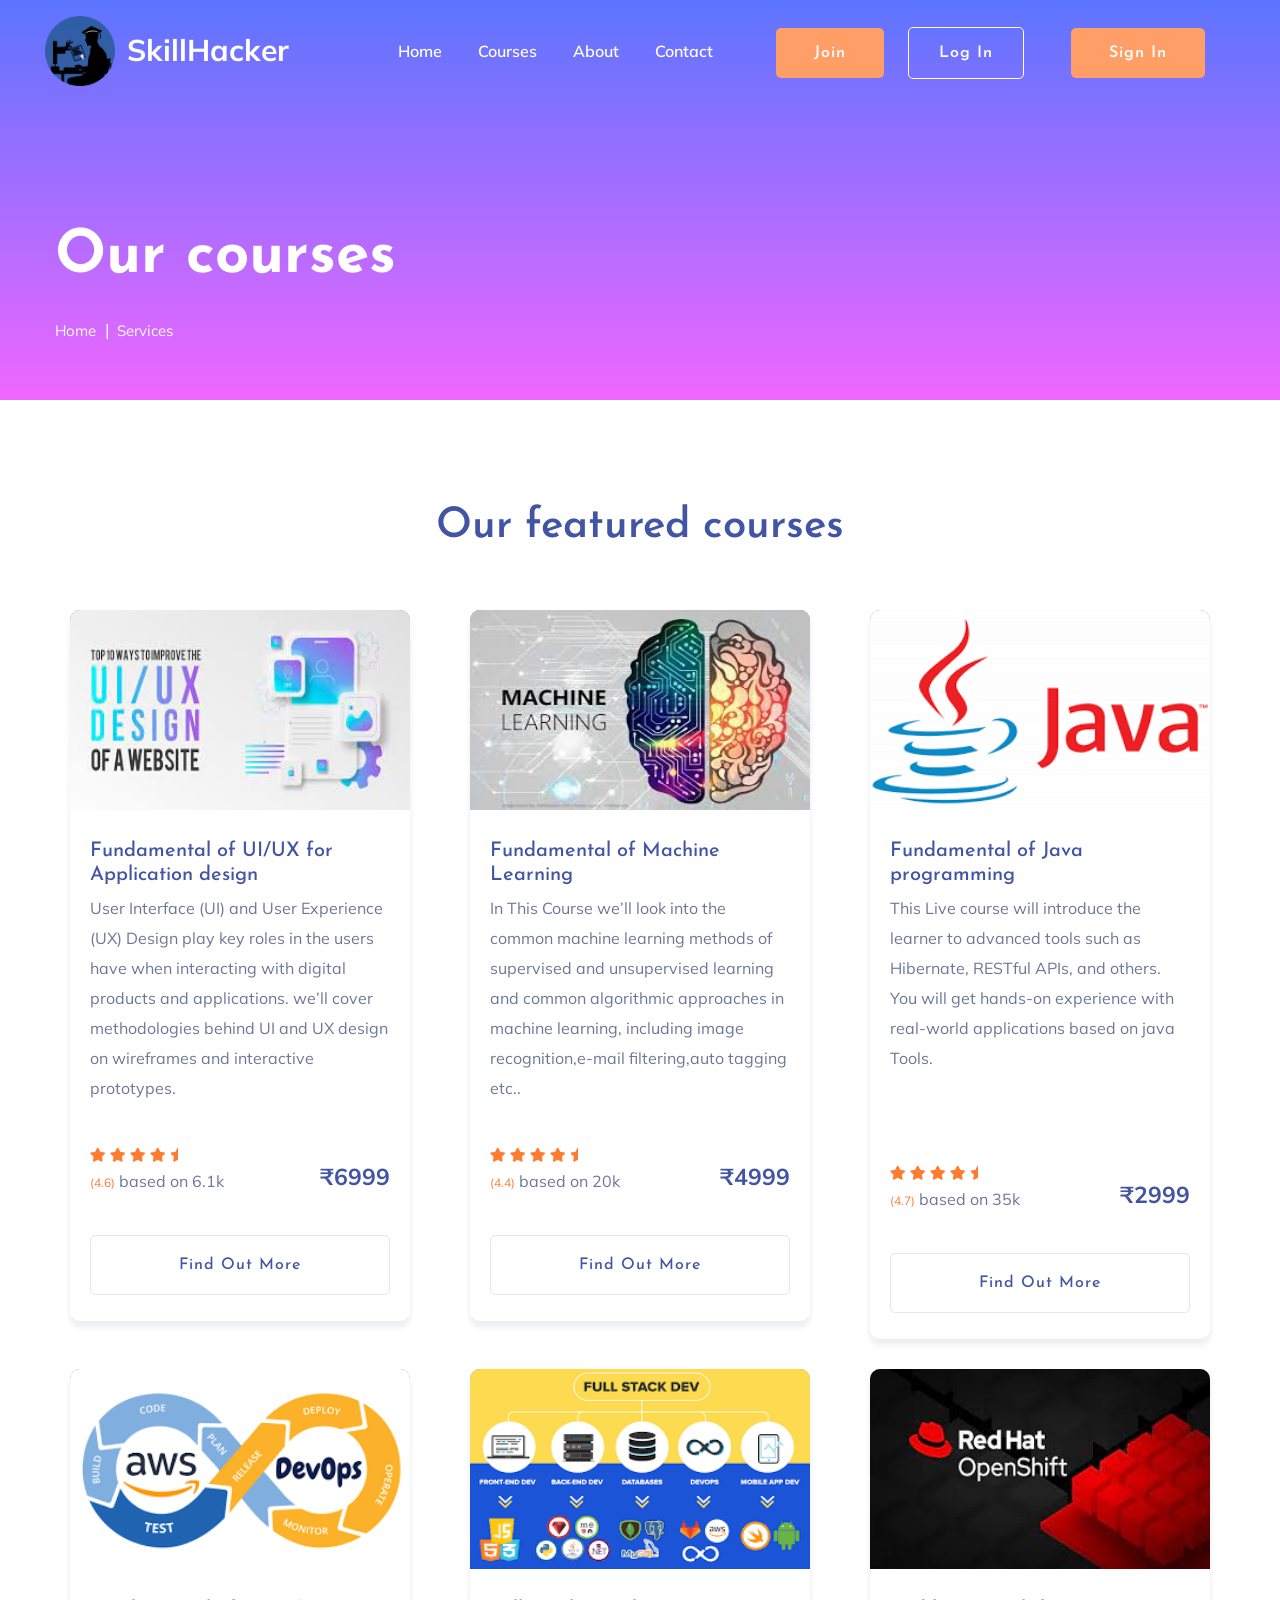
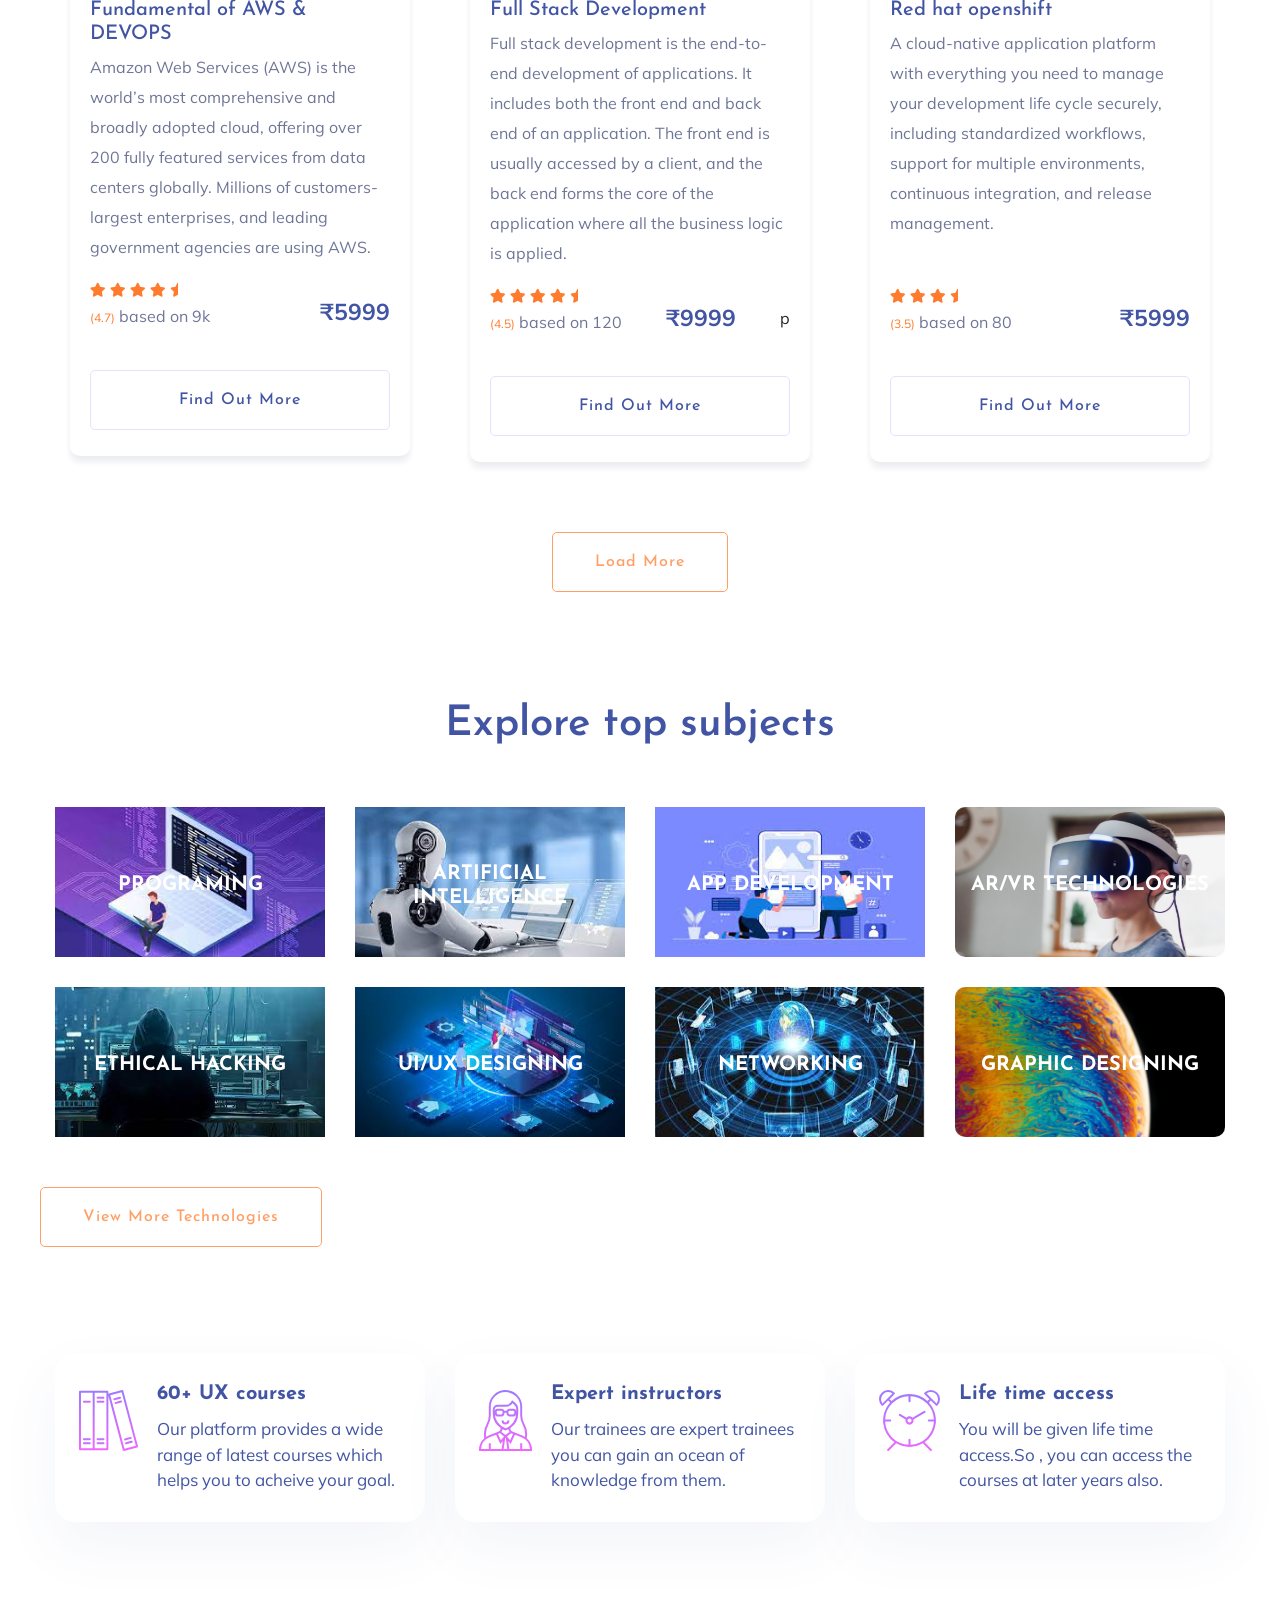
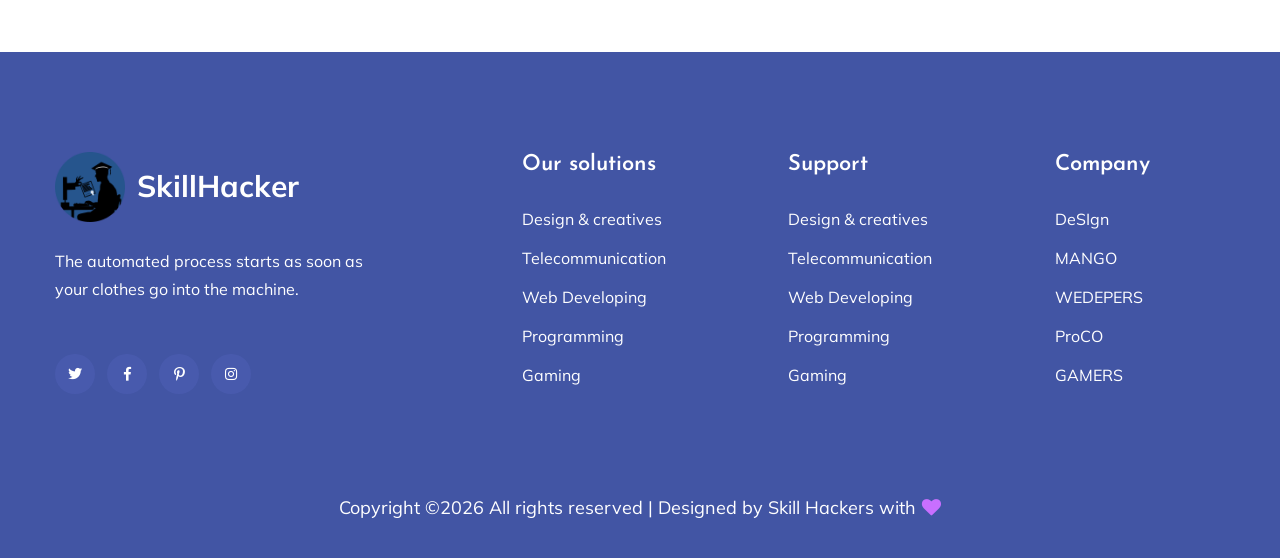
<file: courses.html>
<!doctype html>
<html class="no-js" lang="zxx">
<head>
    <meta charset="utf-8">
    <meta http-equiv="x-ua-compatible" content="ie=edge">
    <title>Courses</title>
    <meta name="description" content="">
    <meta name="viewport" content="width=device-width, initial-scale=1">
    <link rel="manifest" href="site.webmanifest">
    <link rel="shortcut icon" type="image/x-icon" href="assets/img/icon.webp">

    <!-- CSS here -->
    <link rel="stylesheet" href="assets/css/bootstrap.min.css">
    <link rel="stylesheet" href="assets/css/owl.carousel.min.css">
    <link rel="stylesheet" href="assets/css/slicknav.css">
    <link rel="stylesheet" href="assets/css/flaticon.css">
    <link rel="stylesheet" href="assets/css/progressbar_barfiller.css">
    <link rel="stylesheet" href="assets/css/gijgo.css">
    <link rel="stylesheet" href="assets/css/animate.min.css">
    <link rel="stylesheet" href="assets/css/animated-headline.css">
    <link rel="stylesheet" href="assets/css/magnific-popup.css">
    <link rel="stylesheet" href="assets/css/fontawesome-all.min.css">
    <link rel="stylesheet" href="assets/css/themify-icons.css">
    <link rel="stylesheet" href="assets/css/slick.css">
    <link rel="stylesheet" href="assets/css/nice-select.css">
    <link rel="stylesheet" href="assets/css/style.css">
    
<style>
        .con{
            display:flex;
        }
        .footer{
            position:fixed;
        }
        .l
        {
            padding:12px;
        }
        .circle
        {
            height:194px;
            width:194px;
            object-fit:cover;
            border-radius:50%;
        }
    </style>
</head>

<body>
    <!-- ? Preloader Start -->
    <div id="preloader-active">
        <div class="preloader d-flex align-items-center justify-content-center">
            <div class="preloader-inner position-relative">
                <div class="preloader-circle"></div>
                <div class="preloader-img pere-text">
                    <img src="assets/img/logo/load.png" alt="">
                </div>
            </div>
        </div>
    </div>
    <!-- Preloader Start -->
    <!-- Header Start -->
    <div class="header-area header-transparent">
        <div class="main-header ">
            <div class="header-bottom  header-sticky">
                <div class="container-fluid">
                    <div class="row align-items-center">
                        <!-- Logo -->
                        <div class="col-xl-2 col-lg-2">
                            <div class="logo">
                                   <a href="index.html"><div class ="con"><img src="assets/img/logo/a.webp" height="70" width = "70" alt=""><div class = "l"><span style="font-size:30px; font-weight:bold">SkillHacker</span></div></div></a>
                            </div>
                        </div>
                        <div class="col-xl-10 col-lg-10">
                            <div class="menu-wrapper d-flex align-items-center justify-content-end">
                                <!-- Main-menu -->
                                <div class="main-menu d-none d-lg-block">
                                    <nav>
                                        <ul id="navigation">                                                                                          
                                            <li class="active" ><a href="index.html">Home</a></li>
                                            <li><a href="courses.html">Courses</a></li>
                                            <li><a href="about.html">About</a></li>
                                           <!-- <li><a href="#">Blog</a>
                                                <ul class="submenu">
                                                    <li><a href="blog.html">Blog</a></li>
                                                    <li><a href="blog_details.html">Blog Details</a></li>
                                                    <li><a href="elements.html">Element</a></li>
                                                </ul>
                                            </li>-->
                                            <li><a href="contact.html">Contact</a></li>
                                            <!-- Button -->
                                            <li class="button-header margin-left "><a href="register.html" class="btn">Join</a></li>
                                            <li class="button-header"><a href="login.html" class="btn btn3">Log in</a></li>
                                            <li class="button-header margin-left "><a href="sign_in.html" class="btn">Sign in</a></li>
                                        </ul>
                                    </nav>
                                </div>
                            </div>
                        </div> 
                        <!-- Mobile Menu -->
                        <div class="col-12">
                            <div class="mobile_menu d-block d-lg-none"></div>
                        </div>
                    </div>
                </div>
            </div>
        </div>
    </div>
    <!-- Header End -->
    <main>
        <!--? slider Area Start-->
        <section class="slider-area slider-area2">
            <div class="slider-active">
                <!-- Single Slider -->
                <div class="single-slider slider-height2">
                    <div class="container">
                        <div class="row">
                            <div class="col-xl-8 col-lg-11 col-md-12">
                                <div class="hero__caption hero__caption2">
                                    <h1 data-animation="bounceIn" data-delay="0.2s">Our courses</h1>
                                    <!-- breadcrumb Start-->
                                    <nav aria-label="breadcrumb">
                                        <ol class="breadcrumb">
                                            <li class="breadcrumb-item"><a href="index.html">Home</a></li>
                                            <li class="breadcrumb-item"><a href="#">Services</a></li> 
                                        </ol>
                                    </nav>
                                    <!-- breadcrumb End -->
                                </div>
                            </div>
                        </div>
                    </div>          
                </div>
            </div>
        </section>
        <!-- Courses area start -->
        <div class="courses-area section-padding40 fix">
            <div class="container">
                <div class="row justify-content-center">
                    <div class="col-xl-7 col-lg-8">
                        <div class="section-tittle text-center mb-55">
                            <h2>Our featured courses</h2>
                        </div>
                    </div>
                </div>
                <div class="row">
                    <div class="col-lg-4">
                        <div class="properties properties2 mb-30">
                            <div class="properties__card">
                                <div class="properties__img overlay1">
                                <a href="#"><img width= 400 height = 200 src="assets/img/gallery/uiux.jfif" alt=""></a>
                            </div>
                                <div class="properties__caption">
                                    <h3><a href="#">Fundamental of UI/UX for Application design</a></h3>
                                <p>User Interface (UI) and User Experience (UX) Design play key roles in the users have when interacting with digital products and applications.  we’ll cover methodologies behind UI and UX design on wireframes and interactive prototypes. 

                                </p>
                                <br>
                                <div class="properties__footer d-flex justify-content-between align-items-center">
                                    <div class="restaurant-name">
                                        <div class="rating">
                                            <i class="fas fa-star"></i>
                                            <i class="fas fa-star"></i>
                                            <i class="fas fa-star"></i>
                                            <i class="fas fa-star"></i>
                                            <i class="fas fa-star-half"></i>
                                        </div>
                                        <p><span>(4.6)</span> based on 6.1k</p>
                                    </div>
                                    <div class="price">
                                        <span>₹6999</span>
                                    </div>
                                </div>
                                    <a href="#" class="border-btn border-btn2">Find out more</a>
                                </div>
                            </div>
                        </div>
                    </div>
                    <div class="col-lg-4">
                        <div class="properties properties2 mb-30">
                            <div class="properties__card">
                                <div class="properties__img overlay1">
                                <a href="#"><img width= 400 height = 200 src="assets/img/gallery/ml.jfif" alt=""></a>
                            </div>
                                <div class="properties__caption">
                                    <h3><a href="#">Fundamental of Machine Learning </a></h3>
                                <p> In This Course we’ll look into the common machine learning methods of supervised and unsupervised learning and common algorithmic approaches in machine learning, including image recognition,e-mail filtering,auto tagging etc.. 
                                </p>
                                <br>
                                <div class="properties__footer d-flex justify-content-between align-items-center">
                                    <div class="restaurant-name">
                                        <div class="rating">
                                            <i class="fas fa-star"></i>
                                            <i class="fas fa-star"></i>
                                            <i class="fas fa-star"></i>
                                            <i class="fas fa-star"></i>
                                            <i class="fas fa-star-half"></i>
                                        </div>
                                        <p><span>(4.4)</span> based on 20k</p>
                                    </div>
                                    <div class="price">
                                        <span>₹4999</span>
                                    </div>
                                </div>
                                    <a href="#" class="border-btn border-btn2">Find out more</a>
                                </div>
                                
                            </div>
                        </div>
                    </div>
                    <div class="col-lg-4">
                        <div class="properties properties2 mb-30">
                            <div class="properties__card">
                                <div class="properties__img overlay1">
                                <a href="#"><img width= 400 height = 200 src="assets/img/gallery/java.png" alt=""></a>
                            </div>
                                <div class="properties__caption">
                                    <h3><a href="#">Fundamental of Java programming</a></h3>
                                <p>This Live course will introduce the learner to advanced tools such as Hibernate, RESTful APIs, and others. You will get hands-on experience with real-world applications based on java Tools.

                                </p>
                                <br>
                                <br><br>
                                <div class="properties__footer d-flex justify-content-between align-items-center">
                                    <div class="restaurant-name">
                                        <div class="rating">
                                            <i class="fas fa-star"></i>
                                            <i class="fas fa-star"></i>
                                            <i class="fas fa-star"></i>
                                            <i class="fas fa-star"></i>
                                            <i class="fas fa-star-half"></i>
                                        </div>
                                        <p><span>(4.7)</span> based on 35k</p>
                                    </div>
                                    <div class="price">
                                        <span>₹2999</span>
                                    </div>
                                </div>
                                    <a href="#" class="border-btn border-btn2">Find out more</a>
                                </div>
                                
                            </div>
                        </div>
                    </div>
                    <div class="col-lg-4">
                        <div class="properties properties2 mb-30">
                            <div class="properties__card">
                                <div class="properties__img overlay1">
                                <a href="#"><img width= 400 height = 200 src="assets/img/gallery/aws.png" alt=""></a>
                            </div>
                                <div class="properties__caption">
                                    <h3><a href="#">Fundamental of AWS & DEVOPS</a></h3>
                                <p>Amazon Web Services (AWS) is the world’s most comprehensive and broadly adopted cloud, offering over 200 fully featured services from data centers globally. Millions of customers-largest enterprises, and leading government agencies are using AWS.
                                <br>                                </p>
                                <div class="properties__footer d-flex justify-content-between align-items-center">
                                    <div class="restaurant-name">
                                        <div class="rating">
                                            <i class="fas fa-star"></i>
                                            <i class="fas fa-star"></i>
                                            <i class="fas fa-star"></i>
                                            <i class="fas fa-star"></i>
                                            <i class="fas fa-star-half"></i>
                                        </div>
                                        <p><span>(4.7)</span> based on 9k</p>
                                    </div>
                                    <div class="price">
                                        <span>₹5999</span>
                                    </div>
                                </div>
                                    <a href="#" class="border-btn border-btn2">Find out more</a>
                                </div>
                                
                            </div>
                        </div>
                    </div>
                    <div class="col-lg-4">
                        <div class="properties properties2 mb-30">
                            <div class="properties__card">
                                <div class="properties__img overlay1">
                                    <a href="#"><img width= 400 height = 200 src="assets/img/gallery/full.png" alt=""></a>
                                </div>
                                <div class="properties__caption">
                                    <h3><a href="#">Full Stack Development</a></h3>
                                    <p>Full stack development is the end-to-end development of applications. It includes both the front end and back end of an application. The front end is usually accessed by a client, and the back end forms the core of the application where all the business logic is applied.
                                        
                                    </p>
                                    <div class="properties__footer d-flex justify-content-between align-items-center">
                                        <div class="restaurant-name">
                                            <div class="rating">
                                                <i class="fas fa-star"></i>
                                                <i class="fas fa-star"></i>
                                                <i class="fas fa-star"></i>
                                                <i class="fas fa-star"></i>
                                                <i class="fas fa-star-half"></i>
                                            </div>
                                            <p><span>(4.5)</span> based on 120</p>
                                        </div>
                                        <div class="price">
                                            <span>₹9999</span>
                                        </div>p
                                    </div>
                                    <a href="#" class="border-btn border-btn2">Find out more</a>
                                </div>
                                
                            </div>
                        </div>
                    </div>
                    <div class="col-lg-4">
                        <div class="properties properties2 mb-30">
                            <div class="properties__card">
                                <div class="properties__img overlay1">
                                    <a href="#"><img width= 400 height = 200 src="assets/img/gallery/red.jfif" alt=""></a>
                                </div>
                                <div class="properties__caption">
                                    <h3><a href="#">Red hat openshift</a></h3>
                                    <p>A cloud-native application platform with everything you need to manage your development life cycle securely, including standardized workflows, support for multiple environments, continuous integration, and release management.
                                    <br><br>
                                    </p>
                                    <div class="properties__footer d-flex justify-content-between align-items-center">
                                        <div class="restaurant-name">
                                            <div class="rating">
                                                <i class="fas fa-star"></i>
                                                <i class="fas fa-star"></i>
                                                <i class="fas fa-star"></i>
                                                <i class="fas fa-star-half"></i>
                                            </div>
                                            <p><span>(3.5)</span> based on 80</p>
                                        </div>
                                        <div class="price">
                                            <span>₹5999</span>
                                        </div>
                                    </div>
                                    <a href="#" class="border-btn border-btn2">Find out more</a>
                                </div>
                            </div>
                        </div>
                    </div>
                </div>
                <div class="row justify-content-center">
                    <div class="col-xl-7 col-lg-8">
                        <div class="section-tittle text-center mt-40">
                            <a href="#" class="border-btn">Load More</a>
                        </div>
                    </div>
                </div>
            </div>
        </div>
        <!-- Courses area End -->
        <!--? top subjects Area Start -->
        <div class="topic-area">
            <div class="container">
                <div class="row justify-content-center">
                    <div class="col-xl-7 col-lg-8">
                        <div class="section-tittle text-center mb-55">
                            <h2>Explore top subjects</h2>
                        </div>
                    </div>
                </div>
                <div class="row">
                    <div class="col-lg-3 col-md-4 col-sm-6">
                        <div class="single-topic text-center mb-30">
                            <div class="topic-img">
                                 <img width=264 height=150 src="assets/img/gallery/prog.jfif" alt="">
                                <div class="topic-content-box">
                                    <div class="topic-content">
                                        <h3><a href="#">Programing</a></h3>
                                    </div>
                                </div>
                            </div>
                        </div>
                    </div>
                    <div class="col-lg-3 col-md-4 col-sm-6">
                        <div class="single-topic text-center mb-30">
                            <div class="topic-img">
                         <img width=264 height=150 src="assets/img/gallery/ai.jfif" alt="">
                                <div class="topic-content-box">
                                    <div class="topic-content">
                                        <h3><a href="#">Artificial Intelligence</a></h3>
                                    </div>
                                </div>
                            </div>
                        </div>
                    </div>
                    <div class="col-lg-3 col-md-4 col-sm-6">
                        <div class="single-topic text-center mb-30">
                            <div class="topic-img">
                               <img width=264 height=150 src="assets/img/gallery/app.jfif" alt="">
                                <div class="topic-content-box">
                                    <div class="topic-content">
                                        <h3><a href="#">App Development</a></h3>
                                    </div>
                                </div>
                            </div>
                        </div>
                    </div>
                    <div class="col-lg-3 col-md-4 col-sm-6">
                        <div class="single-topic text-center mb-30">
                            <div class="topic-img">
                                <img width=264 height=150 src="assets/img/gallery/topic4.png" alt="">
                                <div class="topic-content-box">
                                    <div class="topic-content">
                                        <h3><a href="#">AR/VR Technologies</a></h3>
                                    </div>
                                </div>
                            </div>
                        </div>
                    </div>
                    <div class="col-lg-3 col-md-4 col-sm-6">
                        <div class="single-topic text-center mb-30">
                            <div class="topic-img">
                                 <img width=264 height=150 src="assets/img/gallery/ethi.jfif" alt="">
                                <div class="topic-content-box">
                                    <div class="topic-content">
                                        <h3><a href="#">Ethical hacking</a></h3>
                                    </div>
                                </div>
                            </div>
                        </div>
                    </div>
                    <div class="col-lg-3 col-md-4 col-sm-6">
                        <div class="single-topic text-center mb-30">
                            <div class="topic-img">
                                <img width=264 height=150 src="assets/img/gallery/ui.jfif" alt="">
                                <div class="topic-content-box">
                                    <div class="topic-content">
                                        <h3><a href="#">UI/UX Designing</a></h3>
                                    </div>
                                </div>
                            </div>
                        </div>
                    </div>
                    <div class="col-lg-3 col-md-4 col-sm-6">
                        <div class="single-topic text-center mb-30">
                            <div class="topic-img">
                               <img width=264 height=150 src="assets/img/gallery/net.jfif" alt="">
                                <div class="topic-content-box">
                                    <div class="topic-content">
                                        <h3><a href="#">Networking</a></h3>
                                    </div>
                                </div>
                            </div>
                        </div>
                    </div>
                    <div class="col-lg-3 col-md-4 col-sm-6">
                        <div class="single-topic text-center mb-30">
                            <div class="topic-img">
                                <img width=264 height=150 src="assets/img/gallery/topic8.png" alt="">
                                <div class="topic-content-box">
                                    <div class="topic-content">
                                        <h3><a href="#">Graphic Designing</a></h3>
                                    </div>
                            </div>
                        </div>
                    </div>
                </div>
                <div class="row justify-content-center">
                    <div class="col-xl-12">
                        <div class="section-tittle text-center mt-20">
                            <a href="courses.html" class="border-btn">View More Technologies</a>
                        </div>
                    </div>
                </div>
            </div>
        </div>
        <!-- top subjects End -->  
        <!-- ? services-area -->
        <div class="services-area services-area2 section-padding40">
            <div class="container">
                <div class="row justify-content-sm-center">
                    <div class="col-lg-4 col-md-6 col-sm-8">
                        <div class="single-services mb-30">
                            <div class="features-icon">
                                <img src="assets/img/icon/icon1.svg" alt="">
                            </div>
                            <div class="features-caption">
                                <h3>60+ UX courses</h3>
                                <p>Our platform provides a wide range of latest courses which helps you to acheive your goal.</p>
                            </div>
                        </div>
                    </div>
                    <div class="col-lg-4 col-md-6 col-sm-8">
                        <div class="single-services mb-30">
                            <div class="features-icon">
                                <img src="assets/img/icon/icon2.svg" alt="">
                            </div>
                            <div class="features-caption">
                                <h3>Expert instructors</h3>
                                <p>Our trainees are expert trainees you can gain an ocean of knowledge from them.</p>
                            </div>
                        </div>
                    </div>
                    <div class="col-lg-4 col-md-6 col-sm-8">
                        <div class="single-services mb-30">
                            <div class="features-icon">
                                <img src="assets/img/icon/icon3.svg" alt="">
                            </div>
                            <div class="features-caption">
                                <h3>Life time access</h3>
                                <p>You will be given life time access.So , you can access the courses at later years also.</p>
                            </div>
                        </div>
                    </div>
                </div>
            </div>
        </div>
    </main>
    <footer>
        <div class="footer-wrappper footer-bg">
           <!-- Footer Start-->
           <div class="footer-area footer-padding">
               <div class="container">
                   <div class="row justify-content-between">
                       <div class="col-xl-4 col-lg-5 col-md-4 col-sm-6">
                           <div class="single-footer-caption mb-50">
                               <div class="single-footer-caption mb-30">
                                   <!-- logo -->
                                   <div class="footer-logo mb-25">
   <a href="index.html"><div class ="con"><img src="assets/img/logo/a.webp" height="70" width = "70" alt=""><div class = "l"><span style="font-size:30px; font-weight:bold">SkillHacker</span></div></div></a>
                                   </div>
                                   <div class="footer-tittle">
                                       <div class="footer-pera">
                                           <p>The automated process starts as soon as your clothes go into the machine.</p>
                                       </div>
                                   </div>
                                   <!-- social -->
                                   <div class="footer-social">
                                       <a href="#"><i class="fab fa-twitter"></i></a>
                                       <a href="https://bit.ly/sai4ull"><i class="fab fa-facebook-f"></i></a>
                                       <a href="#"><i class="fab fa-pinterest-p"></i></a>
                                       <a href="#"><i class="fab fa-instagram"></i></a>
                                   </div>
                               </div>
                           </div>
                       </div>
                       <div class="col-xl-2 col-lg-3 col-md-4 col-sm-5">
                           <div class="single-footer-caption mb-50">
                               <div class="footer-tittle">
                                   <h4>Our solutions</h4>
                                   <ul>
                                       <li><a href="#">Design & creatives</a></li>
                                       <li><a href="#">Telecommunication</a></li>
                                       <li><a href="#">Web Developing</a></li>
                                       <li><a href="#">Programming</a></li>
                                       <li><a href="#">Gaming</a></li>
                                   </ul>
                               </div>
                           </div>
                       </div>
                       <div class="col-xl-2 col-lg-4 col-md-4 col-sm-6">
                           <div class="single-footer-caption mb-50">
                               <div class="footer-tittle">
                                   <h4>Support</h4>
                                   <ul>
                                       <li><a href="#">Design & creatives</a></li>
                                       <li><a href="#">Telecommunication</a></li>
                                       <li><a href="#">Web Developing</a></li>
                                       <li><a href="#">Programming</a></li>
                                       <li><a href="#">Gaming</a></li>
                                   </ul>
                               </div>
                           </div>
                       </div>
                       <div class="col-xl-2 col-lg-3 col-md-4 col-sm-6">
                           <div class="single-footer-caption mb-50">
                               <div class="footer-tittle">
                                   <h4>Company</h4>
                                   <ul>
                                       <li><a href="#">DeSIgn</a></li>
                                       <li><a href="#">MANGO</a></li>
                                       <li><a href="#">WEDEPERS</a></li>
                                       <li><a href="#">ProCO</a></li>
                                       <li><a href="#">GAMERS</a></li>
                                   </ul>
                               </div>
                           </div>
                       </div>
                   </div>
               </div>
           </div>
           <!-- footer-bottom area -->
           <div class="footer-bottom-area">
               <div class="container">
                   <div class="footer-border">
                       <div class="row d-flex align-items-center">
                           <div class="col-xl-12 ">
                               <div class="footer-copy-right text-center">
                                   <p><!-- Link back to Colorlib can't be removed. Template is licensed under CC BY 3.0. -->
                                      Copyright &copy;<script>document.write(new Date().getFullYear());</script> All rights reserved | Designed by Skill Hackers with <i class="fa fa-heart" aria-hidden="true"></i>  <a href="https://colorlib.com" target="_blank"></a>
                                      <!-- Link back to Colorlib can't be removed. Template is licensed under CC BY 3.0. --></p>
                                  </div>
                              </div>
                          </div>
                      </div>
                  </div>
              </div>
              <!-- Footer End-->
          </div>
      </footer> 
      <!-- Scroll Up -->
      <div id="back-top" >
        <a title="Go to Top" href="#"> <i class="fas fa-level-up-alt"></i></a>
    </div>

    <!-- JS here -->
    <script src="./assets/js/vendor/modernizr-3.5.0.min.js"></script>
    <!-- Jquery, Popper, Bootstrap -->
    <script src="./assets/js/vendor/jquery-1.12.4.min.js"></script>
    <script src="./assets/js/popper.min.js"></script>
    <script src="./assets/js/bootstrap.min.js"></script>
    <!-- Jquery Mobile Menu -->
    <script src="./assets/js/jquery.slicknav.min.js"></script>

    <!-- Jquery Slick , Owl-Carousel Plugins -->
    <script src="./assets/js/owl.carousel.min.js"></script>
    <script src="./assets/js/slick.min.js"></script>
    <!-- One Page, Animated-HeadLin -->
    <script src="./assets/js/wow.min.js"></script>
    <script src="./assets/js/animated.headline.js"></script>
    <script src="./assets/js/jquery.magnific-popup.js"></script>

    <!-- Date Picker -->
    <script src="./assets/js/gijgo.min.js"></script>
    <!-- Nice-select, sticky -->
    <script src="./assets/js/jquery.nice-select.min.js"></script>
    <script src="./assets/js/jquery.sticky.js"></script>
    <!-- Progress -->
    <script src="./assets/js/jquery.barfiller.js"></script>
    
    <!-- counter , waypoint,Hover Direction -->
    <script src="./assets/js/jquery.counterup.min.js"></script>
    <script src="./assets/js/waypoints.min.js"></script>
    <script src="./assets/js/jquery.countdown.min.js"></script>
    <script src="./assets/js/hover-direction-snake.min.js"></script>

    <!-- contact js -->
    <script src="./assets/js/contact.js"></script>
    <script src="./assets/js/jquery.form.js"></script>
    <script src="./assets/js/jquery.validate.min.js"></script>
    <script src="./assets/js/mail-script.js"></script>
    <script src="./assets/js/jquery.ajaxchimp.min.js"></script>
    
    <!-- Jquery Plugins, main Jquery -->	
    <script src="./assets/js/plugins.js"></script>
    <script src="./assets/js/main.js"></script>
    
</body>
</html>
</file>
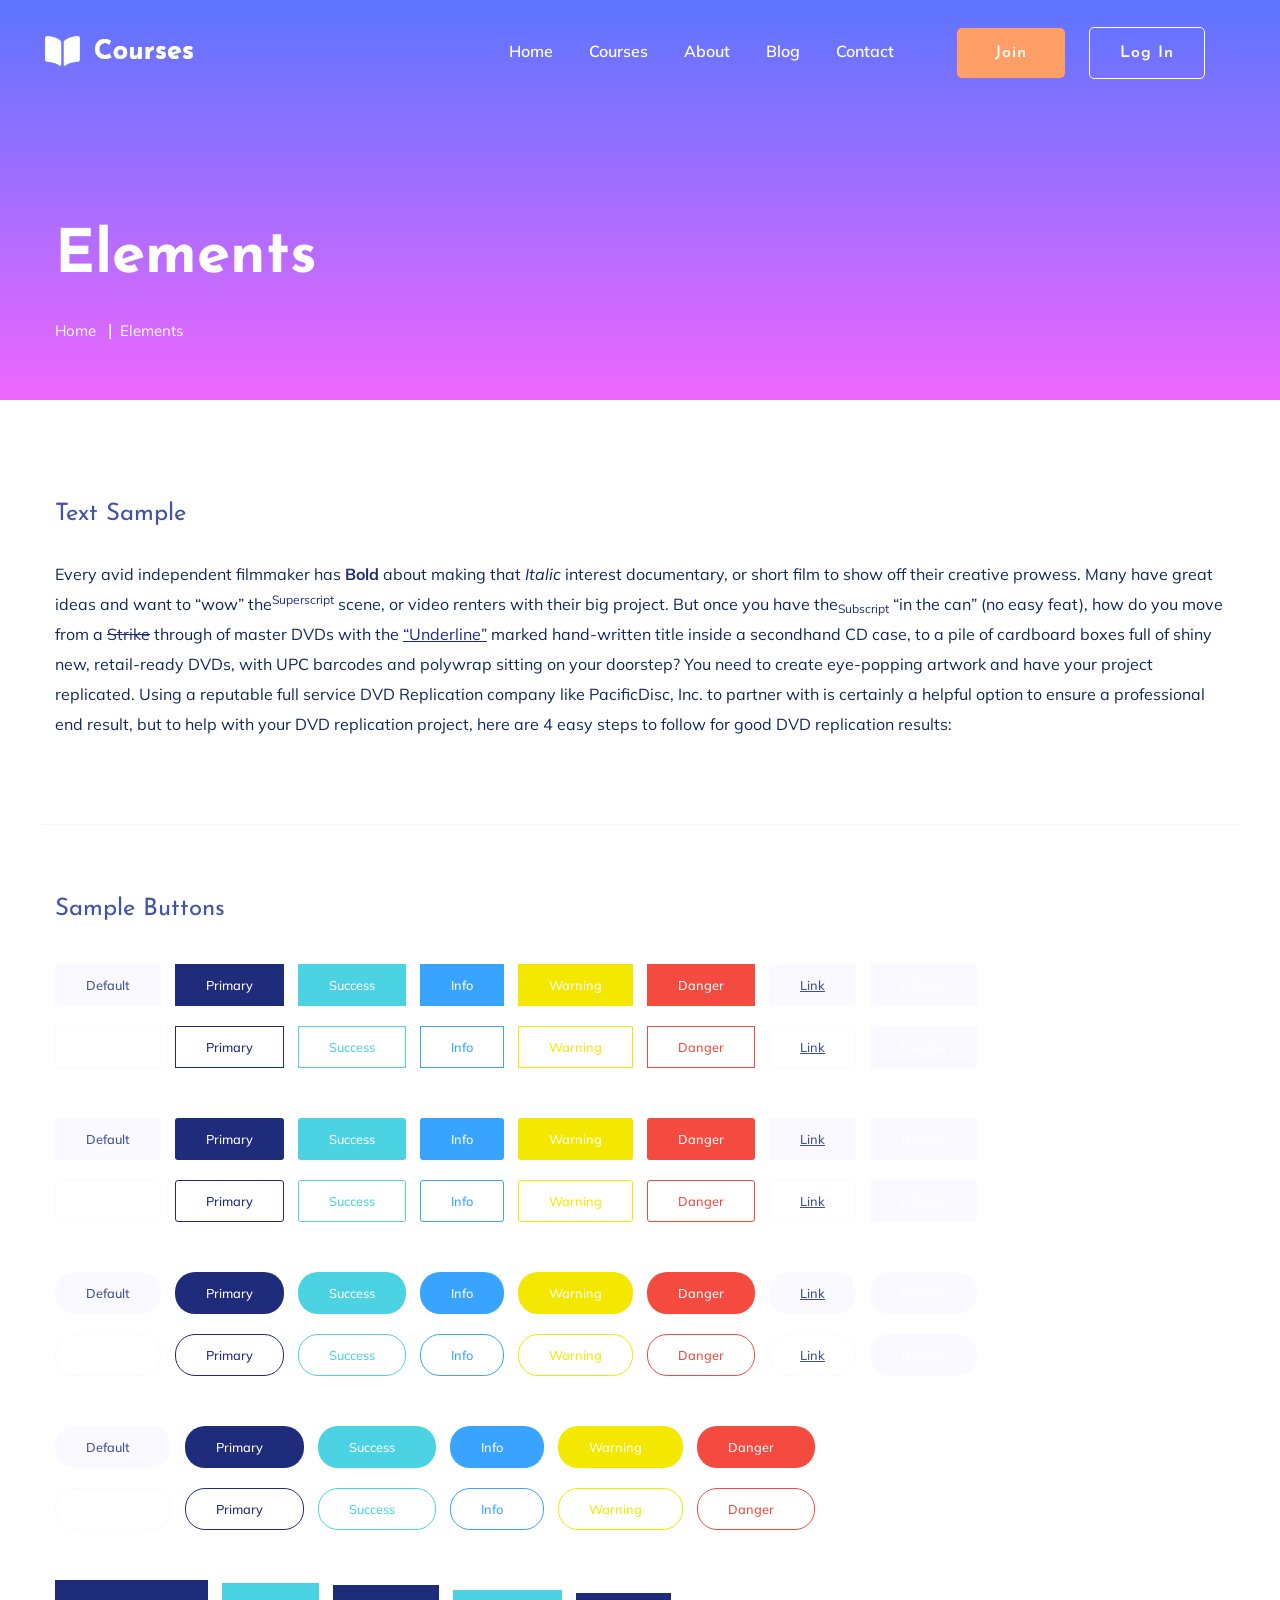
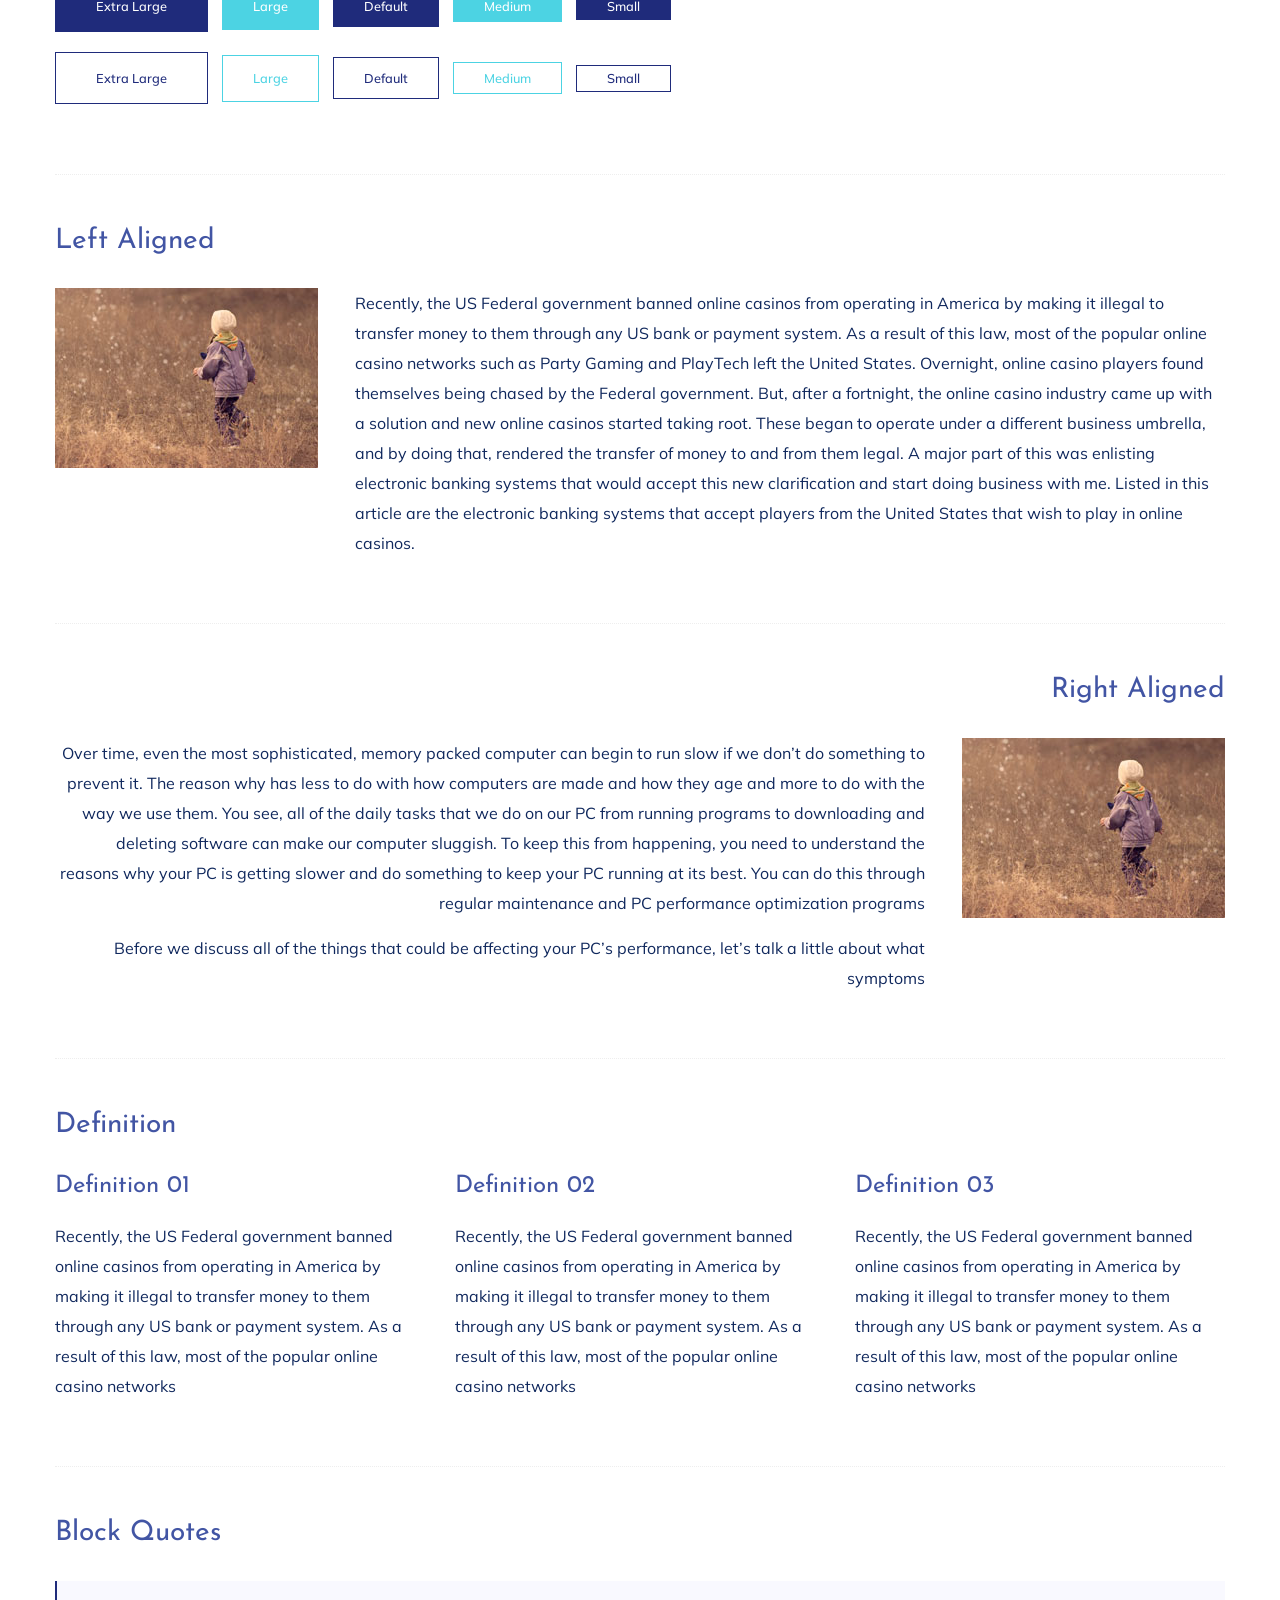
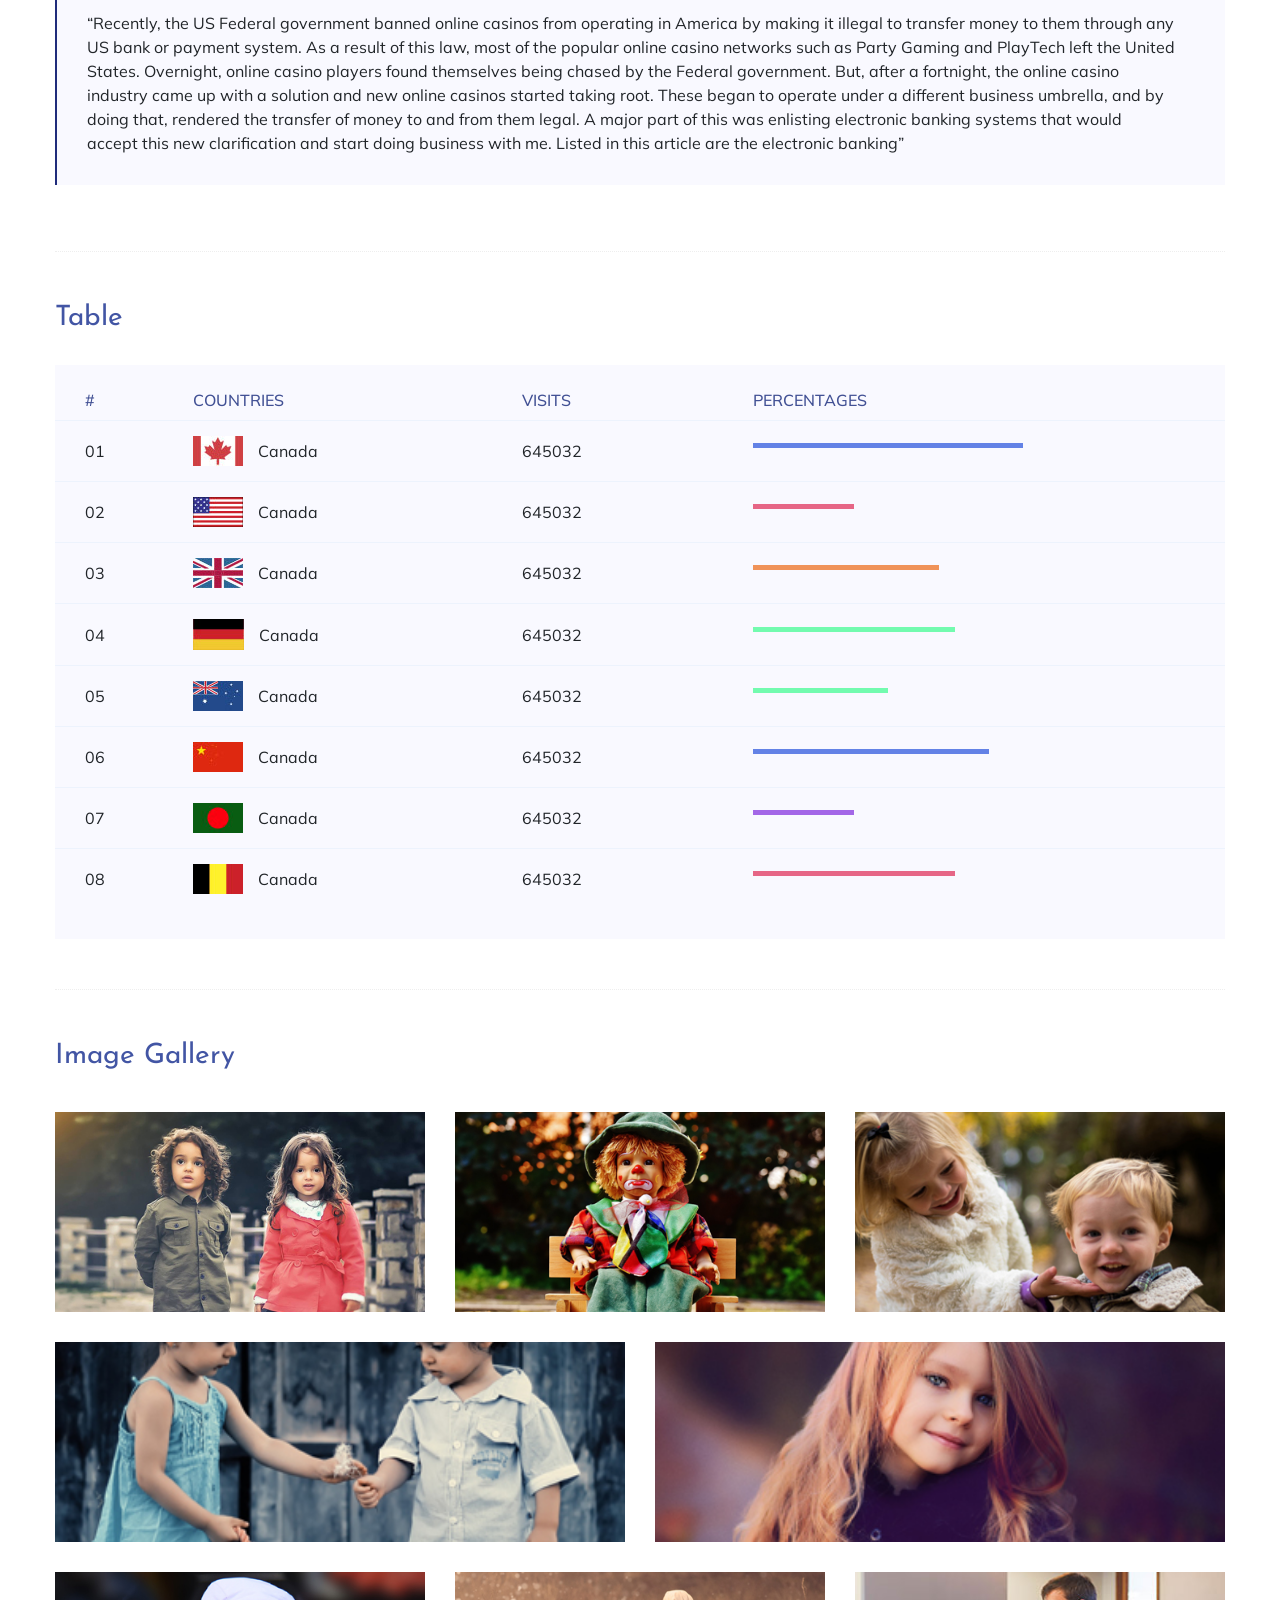
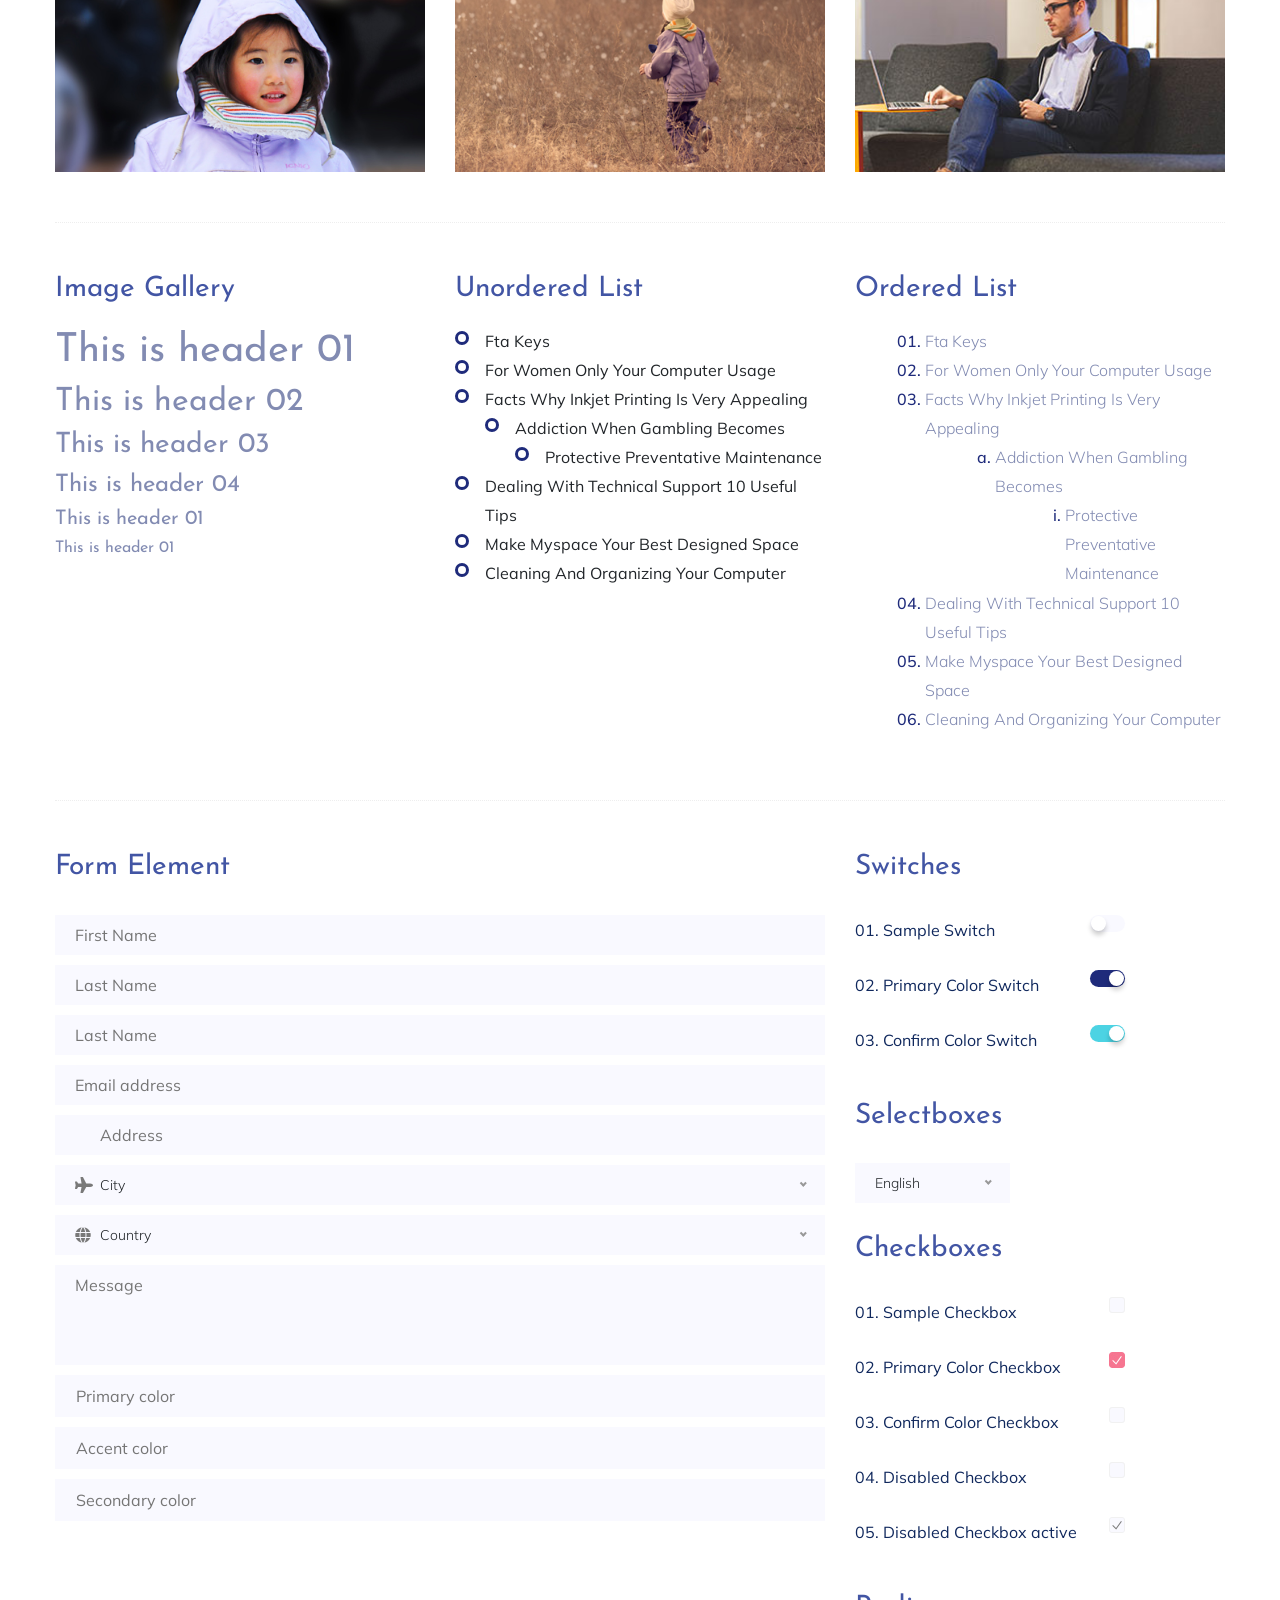
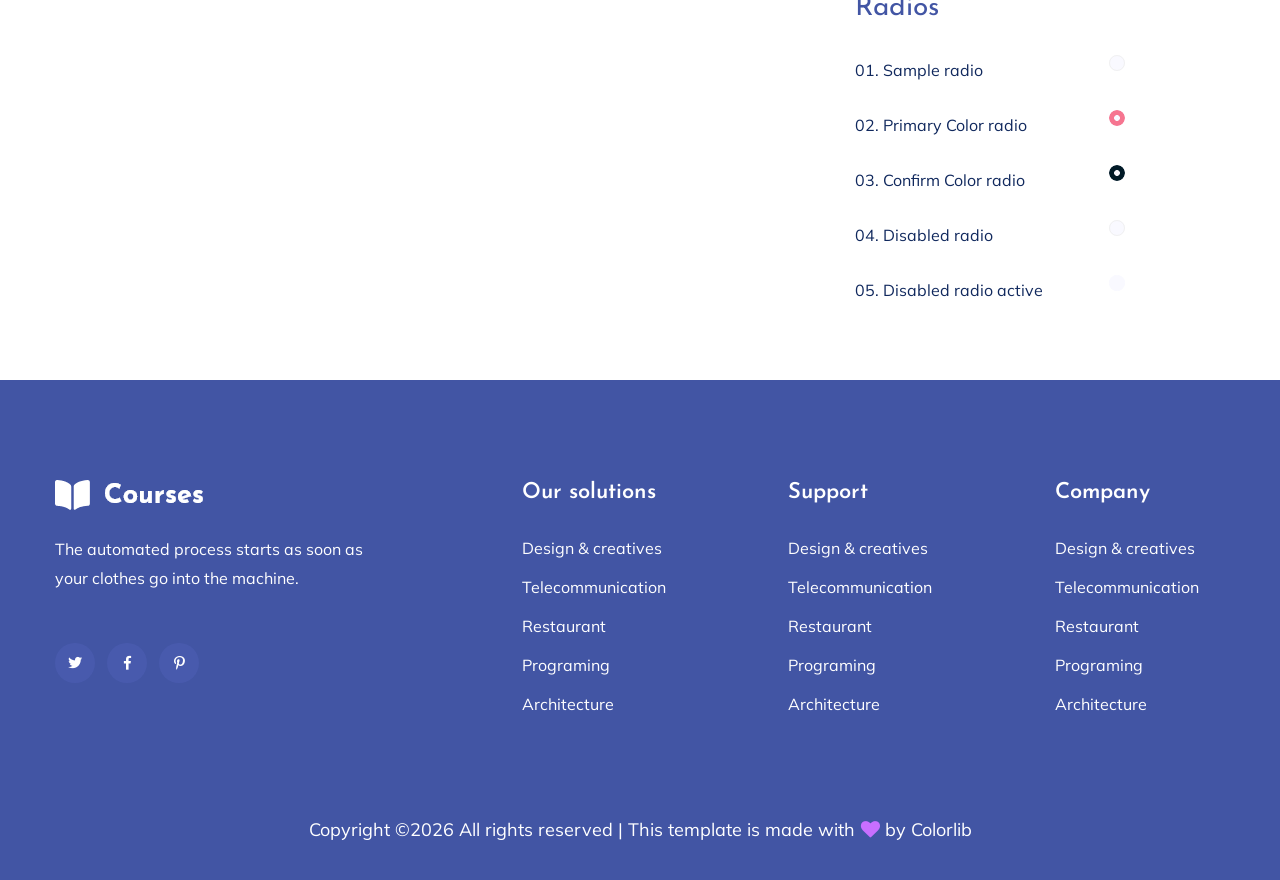
<file: elements.html>
<!doctype html>
<html class="no-js" lang="zxx">
<head>
	<meta charset="utf-8">
	<meta http-equiv="x-ua-compatible" content="ie=edge">
	<title>Courses | Education</title>
	<meta name="description" content="">
	<meta name="viewport" content="width=device-width, initial-scale=1">
	<link rel="shortcut icon" type="image/x-icon" href="assets/img/favicon.ico">

	<!-- CSS here -->
	<link rel="stylesheet" href="assets/css/bootstrap.min.css">
	<link rel="stylesheet" href="assets/css/owl.carousel.min.css">
	<link rel="stylesheet" href="assets/css/slicknav.css">
	<link rel="stylesheet" href="assets/css/animate.min.css">
	<link rel="stylesheet" href="assets/css/hamburgers.min.css">
	<link rel="stylesheet" href="assets/css/magnific-popup.css">
	<link rel="stylesheet" href="assets/css/fontawesome-all.min.css">
	<link rel="stylesheet" href="assets/css/themify-icons.css">
	<link rel="stylesheet" href="assets/css/slick.css">
	<link rel="stylesheet" href="assets/css/nice-select.css">
	<link rel="stylesheet" href="assets/css/style.css">
</head>
<body>
	<!--? Preloader Start -->
	<div id="preloader-active">
		<div class="preloader d-flex align-items-center justify-content-center">
			<div class="preloader-inner position-relative">
				<div class="preloader-circle"></div>
				<div class="preloader-img pere-text">
					<img src="assets/img/logo/loder.png" alt="">
				</div>
			</div>
		</div>
	</div>
	<!-- Preloader Start -->
	<!-- Header Start -->
	<div class="header-area header-transparent">
		<div class="main-header ">
			<div class="header-bottom  header-sticky">
				<div class="container-fluid">
					<div class="row align-items-center">
						<!-- Logo -->
						<div class="col-xl-2 col-lg-2">
							<div class="logo">
								<a href="index.html"><img src="assets/img/logo/logo.png" alt=""></a>
							</div>
						</div>
						<div class="col-xl-10 col-lg-10">
							<div class="menu-wrapper d-flex align-items-center justify-content-end">
								<!-- Main-menu -->
								<div class="main-menu d-none d-lg-block">
									<nav>
										<ul id="navigation">                                                                                          
											<li class="active" ><a href="index.html">Home</a></li>
											<li><a href="courses.html">Courses</a></li>
											<li><a href="about.html">About</a></li>
											<li><a href="#">Blog</a>
												<ul class="submenu">
													<li><a href="blog.html">Blog</a></li>
													<li><a href="blog_details.html">Blog Details</a></li>
													<li><a href="elements.html">Element</a></li>
												</ul>
											</li>
											<li><a href="contact.html">Contact</a></li>
											<!-- Button -->
											<li class="button-header margin-left "><a href="#" class="btn">Join</a></li>
											<li class="button-header"><a href="login.html" class="btn btn3">Log in</a></li>
										</ul>
									</nav>
								</div>
							</div>
						</div> 
						<!-- Mobile Menu -->
						<div class="col-12">
							<div class="mobile_menu d-block d-lg-none"></div>
						</div>
					</div>
				</div>
			</div>
		</div>
	</div>
	<!-- Header End -->
	<main>
		<!--? slider Area Start-->
		<section class="slider-area slider-area2">
			<div class="slider-active">
				<!-- Single Slider -->
				<div class="single-slider slider-height2">
					<div class="container">
						<div class="row">
							<div class="col-xl-8 col-lg-11 col-md-12">
								<div class="hero__caption hero__caption2">
									<h1 data-animation="bounceIn" data-delay="0.2s">Elements</h1>
									<!-- breadcrumb Start-->
									<nav aria-label="breadcrumb">
										<ol class="breadcrumb">
											<li class="breadcrumb-item"><a href="index.html">Home</a></li>
											<li class="breadcrumb-item"><a href="#">Elements</a></li> 
										</ol>
									</nav>
									<!-- breadcrumb End -->
								</div>
							</div>
						</div>
					</div>          
				</div>
			</div>
		</section>
		<!--? Start Sample Area -->
		<section class="sample-text-area">
			<div class="container box_1170">
				<h3 class="text-heading">Text Sample</h3>
				<p class="sample-text">
					Every avid independent filmmaker has <b>Bold</b> about making that <i>Italic</i> interest documentary,
					or short
					film to show off their creative prowess. Many have great ideas and want to “wow”
					the<sup>Superscript</sup> scene,
					or video renters with their big project. But once you have the<sub>Subscript</sub> “in the can” (no easy
					feat), how
					do you move from a <del>Strike</del> through of master DVDs with the <u>“Underline”</u> marked
					hand-written title
					inside a secondhand CD case, to a pile of cardboard boxes full of shiny new, retail-ready DVDs, with UPC
					barcodes
					and polywrap sitting on your doorstep? You need to create eye-popping artwork and have your project
					replicated.
					Using a reputable full service DVD Replication company like PacificDisc, Inc. to partner with is
					certainly a
					helpful option to ensure a professional end result, but to help with your DVD replication project, here
					are 4 easy
					steps to follow for good DVD replication results:
					
				</p>
			</div>
		</section>
		<!-- End Sample Area -->
		<!--? Start Button -->
		<section class="button-area">
			<div class="container box_1170 border-top-generic">
				<h3 class="text-heading">Sample Buttons</h3>
				<div class="button-group-area">
					<a href="#" class="genric-btn default">Default</a>
					<a href="#" class="genric-btn primary">Primary</a>
					<a href="#" class="genric-btn success">Success</a>
					<a href="#" class="genric-btn info">Info</a>
					<a href="#" class="genric-btn warning">Warning</a>
					<a href="#" class="genric-btn danger">Danger</a>
					<a href="#" class="genric-btn link">Link</a>
					<a href="#" class="genric-btn disable">Disable</a>
				</div>
				<div class="button-group-area mt-10">
					<a href="#" class="genric-btn default-border">Default</a>
					<a href="#" class="genric-btn primary-border">Primary</a>
					<a href="#" class="genric-btn success-border">Success</a>
					<a href="#" class="genric-btn info-border">Info</a>
					<a href="#" class="genric-btn warning-border">Warning</a>
					<a href="#" class="genric-btn danger-border">Danger</a>
					<a href="#" class="genric-btn link-border">Link</a>
					<a href="#" class="genric-btn disable">Disable</a>
				</div>
				<div class="button-group-area mt-40">
					<a href="#" class="genric-btn default radius">Default</a>
					<a href="#" class="genric-btn primary radius">Primary</a>
					<a href="#" class="genric-btn success radius">Success</a>
					<a href="#" class="genric-btn info radius">Info</a>
					<a href="#" class="genric-btn warning radius">Warning</a>
					<a href="#" class="genric-btn danger radius">Danger</a>
					<a href="#" class="genric-btn link radius">Link</a>
					<a href="#" class="genric-btn disable radius">Disable</a>
				</div>
				<div class="button-group-area mt-10">
					<a href="#" class="genric-btn default-border radius">Default</a>
					<a href="#" class="genric-btn primary-border radius">Primary</a>
					<a href="#" class="genric-btn success-border radius">Success</a>
					<a href="#" class="genric-btn info-border radius">Info</a>
					<a href="#" class="genric-btn warning-border radius">Warning</a>
					<a href="#" class="genric-btn danger-border radius">Danger</a>
					<a href="#" class="genric-btn link-border radius">Link</a>
					<a href="#" class="genric-btn disable radius">Disable</a>
				</div>
				<div class="button-group-area mt-40">
					<a href="#" class="genric-btn default circle">Default</a>
					<a href="#" class="genric-btn primary circle">Primary</a>
					<a href="#" class="genric-btn success circle">Success</a>
					<a href="#" class="genric-btn info circle">Info</a>
					<a href="#" class="genric-btn warning circle">Warning</a>
					<a href="#" class="genric-btn danger circle">Danger</a>
					<a href="#" class="genric-btn link circle">Link</a>
					<a href="#" class="genric-btn disable circle">Disable</a>
				</div>
				<div class="button-group-area mt-10">
					<a href="#" class="genric-btn default-border circle">Default</a>
					<a href="#" class="genric-btn primary-border circle">Primary</a>
					<a href="#" class="genric-btn success-border circle">Success</a>
					<a href="#" class="genric-btn info-border circle">Info</a>
					<a href="#" class="genric-btn warning-border circle">Warning</a>
					<a href="#" class="genric-btn danger-border circle">Danger</a>
					<a href="#" class="genric-btn link-border circle">Link</a>
					<a href="#" class="genric-btn disable circle">Disable</a>
				</div>
				<div class="button-group-area mt-40">
					<a href="#" class="genric-btn default circle arrow">Default<span class="lnr lnr-arrow-right"></span></a>
					<a href="#" class="genric-btn primary circle arrow">Primary<span class="lnr lnr-arrow-right"></span></a>
					<a href="#" class="genric-btn success circle arrow">Success<span class="lnr lnr-arrow-right"></span></a>
					<a href="#" class="genric-btn info circle arrow">Info<span class="lnr lnr-arrow-right"></span></a>
					<a href="#" class="genric-btn warning circle arrow">Warning<span class="lnr lnr-arrow-right"></span></a>
					<a href="#" class="genric-btn danger circle arrow">Danger<span class="lnr lnr-arrow-right"></span></a>
				</div>
				<div class="button-group-area mt-10">
					<a href="#" class="genric-btn default-border circle arrow">Default<span
						class="lnr lnr-arrow-right"></span></a>
						<a href="#" class="genric-btn primary-border circle arrow">Primary<span
							class="lnr lnr-arrow-right"></span></a>
							<a href="#" class="genric-btn success-border circle arrow">Success<span
								class="lnr lnr-arrow-right"></span></a>
								<a href="#" class="genric-btn info-border circle arrow">Info<span
									class="lnr lnr-arrow-right"></span></a>
									<a href="#" class="genric-btn warning-border circle arrow">Warning<span
										class="lnr lnr-arrow-right"></span></a>
										<a href="#" class="genric-btn danger-border circle arrow">Danger<span
											class="lnr lnr-arrow-right"></span></a>
										</div>
										<div class="button-group-area mt-40">
											<a href="#" class="genric-btn primary e-large">Extra Large</a>
											<a href="#" class="genric-btn success large">Large</a>
											<a href="#" class="genric-btn primary">Default</a>
											<a href="#" class="genric-btn success medium">Medium</a>
											<a href="#" class="genric-btn primary small">Small</a>
										</div>
										<div class="button-group-area mt-10">
											<a href="#" class="genric-btn primary-border e-large">Extra Large</a>
											<a href="#" class="genric-btn success-border large">Large</a>
											<a href="#" class="genric-btn primary-border">Default</a>
											<a href="#" class="genric-btn success-border medium">Medium</a>
											<a href="#" class="genric-btn primary-border small">Small</a>
										</div>
									</div>
								</section>
								<!-- End Button -->
								<!--? Start Align Area -->
								<div class="whole-wrap">
									<div class="container box_1170">
										<div class="section-top-border">
											<h3 class="mb-30">Left Aligned</h3>
											<div class="row">
												<div class="col-md-3">
													<img src="assets/img/elements/d.jpg" alt="" class="img-fluid">
												</div>
												<div class="col-md-9 mt-sm-20">
													<p>Recently, the US Federal government banned online casinos from operating in America by making
														it illegal to
														transfer money to them through any US bank or payment system. As a result of this law, most
														of the popular
														online casino networks such as Party Gaming and PlayTech left the United States. Overnight,
														online casino
														players found themselves being chased by the Federal government. But, after a fortnight, the
														online casino
														industry came up with a solution and new online casinos started taking root. These began to
														operate under a
														different business umbrella, and by doing that, rendered the transfer of money to and from
														them legal. A major
														part of this was enlisting electronic banking systems that would accept this new
														clarification and start doing
														business with me. Listed in this article are the electronic banking systems that accept
														players from the United
													States that wish to play in online casinos.</p>
												</div>
											</div>
										</div>
										<div class="section-top-border text-right">
											<h3 class="mb-30">Right Aligned</h3>
											<div class="row">
												<div class="col-md-9">
													<p class="text-right">Over time, even the most sophisticated, memory packed computer can begin
														to run slow if we
														don’t do something to prevent it. The reason why has less to do with how computers are made
														and how they age and
														more to do with the way we use them. You see, all of the daily tasks that we do on our PC
														from running programs
														to downloading and deleting software can make our computer sluggish. To keep this from
														happening, you need to
														understand the reasons why your PC is getting slower and do something to keep your PC
														running at its best. You
													can do this through regular maintenance and PC performance optimization programs</p>
													<p class="text-right">Before we discuss all of the things that could be affecting your PC’s
														performance, let’s
													talk a little about what symptoms</p>
												</div>
												<div class="col-md-3">
													<img src="assets/img/elements/d.jpg" alt="" class="img-fluid">
												</div>
											</div>
										</div>
										<div class="section-top-border">
											<h3 class="mb-30">Definition</h3>
											<div class="row">
												<div class="col-md-4">
													<div class="single-defination">
														<h4 class="mb-20">Definition 01</h4>
														<p>Recently, the US Federal government banned online casinos from operating in America by
															making it illegal to
															transfer money to them through any US bank or payment system. As a result of this law,
															most of the popular
														online casino networks</p>
													</div>
												</div>
												<div class="col-md-4">
													<div class="single-defination">
														<h4 class="mb-20">Definition 02</h4>
														<p>Recently, the US Federal government banned online casinos from operating in America by
															making it illegal to
															transfer money to them through any US bank or payment system. As a result of this law,
															most of the popular
														online casino networks</p>
													</div>
												</div>
												<div class="col-md-4">
													<div class="single-defination">
														<h4 class="mb-20">Definition 03</h4>
														<p>Recently, the US Federal government banned online casinos from operating in America by
															making it illegal to
															transfer money to them through any US bank or payment system. As a result of this law,
															most of the popular
														online casino networks</p>
													</div>
												</div>
											</div>
										</div>
										<div class="section-top-border">
											<h3 class="mb-30">Block Quotes</h3>
											<div class="row">
												<div class="col-lg-12">
													<blockquote class="generic-blockquote">
														“Recently, the US Federal government banned online casinos from operating in America by
														making it illegal to
														transfer money to them through any US bank or payment system. As a result of this law, most
														of the popular
														online casino networks such as Party Gaming and PlayTech left the United States. Overnight,
														online casino
														players found themselves being chased by the Federal government. But, after a fortnight, the
														online casino
														industry came up with a solution and new online casinos started taking root. These began to
														operate under a
														different business umbrella, and by doing that, rendered the transfer of money to and from
														them legal. A major
														part of this was enlisting electronic banking systems that would accept this new
														clarification and start doing
														business with me. Listed in this article are the electronic banking”
													</blockquote>
												</div>
											</div>
										</div>
										<div class="section-top-border">
											<h3 class="mb-30">Table</h3>
											<div class="progress-table-wrap">
												<div class="progress-table">
													<div class="table-head">
														<div class="serial">#</div>
														<div class="country">Countries</div>
														<div class="visit">Visits</div>
														<div class="percentage">Percentages</div>
													</div>
													<div class="table-row">
														<div class="serial">01</div>
														<div class="country"> <img src="assets/img/elements/f1.jpg" alt="flag">Canada</div>
														<div class="visit">645032</div>
														<div class="percentage">
															<div class="progress">
																<div class="progress-bar color-1" role="progressbar" style="width: 80%"
																aria-valuenow="80" aria-valuemin="0" aria-valuemax="100"></div>
															</div>
														</div>
													</div>
													<div class="table-row">
														<div class="serial">02</div>
														<div class="country"> <img src="assets/img/elements/f2.jpg" alt="flag">Canada</div>
														<div class="visit">645032</div>
														<div class="percentage">
															<div class="progress">
																<div class="progress-bar color-2" role="progressbar" style="width: 30%"
																aria-valuenow="30" aria-valuemin="0" aria-valuemax="100"></div>
															</div>
														</div>
													</div>
													<div class="table-row">
														<div class="serial">03</div>
														<div class="country"> <img src="assets/img/elements/f3.jpg" alt="flag">Canada</div>
														<div class="visit">645032</div>
														<div class="percentage">
															<div class="progress">
																<div class="progress-bar color-3" role="progressbar" style="width: 55%"
																aria-valuenow="55" aria-valuemin="0" aria-valuemax="100"></div>
															</div>
														</div>
													</div>
													<div class="table-row">
														<div class="serial">04</div>
														<div class="country"> <img src="assets/img/elements/f4.jpg" alt="flag">Canada</div>
														<div class="visit">645032</div>
														<div class="percentage">
															<div class="progress">
																<div class="progress-bar color-4" role="progressbar" style="width: 60%"
																aria-valuenow="60" aria-valuemin="0" aria-valuemax="100"></div>
															</div>
														</div>
													</div>
													<div class="table-row">
														<div class="serial">05</div>
														<div class="country"> <img src="assets/img/elements/f5.jpg" alt="flag">Canada</div>
														<div class="visit">645032</div>
														<div class="percentage">
															<div class="progress">
																<div class="progress-bar color-5" role="progressbar" style="width: 40%"
																aria-valuenow="40" aria-valuemin="0" aria-valuemax="100"></div>
															</div>
														</div>
													</div>
													<div class="table-row">
														<div class="serial">06</div>
														<div class="country"> <img src="assets/img/elements/f6.jpg" alt="flag">Canada</div>
														<div class="visit">645032</div>
														<div class="percentage">
															<div class="progress">
																<div class="progress-bar color-6" role="progressbar" style="width: 70%"
																aria-valuenow="70" aria-valuemin="0" aria-valuemax="100"></div>
															</div>
														</div>
													</div>
													<div class="table-row">
														<div class="serial">07</div>
														<div class="country"> <img src="assets/img/elements/f7.jpg" alt="flag">Canada</div>
														<div class="visit">645032</div>
														<div class="percentage">
															<div class="progress">
																<div class="progress-bar color-7" role="progressbar" style="width: 30%"
																aria-valuenow="30" aria-valuemin="0" aria-valuemax="100"></div>
															</div>
														</div>
													</div>
													<div class="table-row">
														<div class="serial">08</div>
														<div class="country"> <img src="assets/img/elements/f8.jpg" alt="flag">Canada</div>
														<div class="visit">645032</div>
														<div class="percentage">
															<div class="progress">
																<div class="progress-bar color-8" role="progressbar" style="width: 60%"
																aria-valuenow="60" aria-valuemin="0" aria-valuemax="100"></div>
															</div>
														</div>
													</div>
												</div>
											</div>
										</div>
										<div class="section-top-border">
											<h3>Image Gallery</h3>
											<div class="row gallery-item">
												<div class="col-md-4">
													<a href="assets/img/elements/g1.jpg" class="img-pop-up">
														<div class="single-gallery-image" style="background: url(assets/img/elements/g1.jpg);"></div>
													</a>
												</div>
												<div class="col-md-4">
													<a href="assets/img/elements/g2.jpg" class="img-pop-up">
														<div class="single-gallery-image" style="background: url(assets/img/elements/g2.jpg);"></div>
													</a>
												</div>
												<div class="col-md-4">
													<a href="assets/img/elements/g3.jpg" class="img-pop-up">
														<div class="single-gallery-image" style="background: url(assets/img/elements/g3.jpg);"></div>
													</a>
												</div>
												<div class="col-md-6">
													<a href="assets/img/elements/g4.jpg" class="img-pop-up">
														<div class="single-gallery-image" style="background: url(assets/img/elements/g4.jpg);"></div>
													</a>
												</div>
												<div class="col-md-6">
													<a href="assets/img/elements/g5.jpg" class="img-pop-up">
														<div class="single-gallery-image" style="background: url(assets/img/elements/g5.jpg);"></div>
													</a>
												</div>
												<div class="col-md-4">
													<a href="assets/img/elements/g6.jpg" class="img-pop-up">
														<div class="single-gallery-image" style="background: url(assets/img/elements/g6.jpg);"></div>
													</a>
												</div>
												<div class="col-md-4">
													<a href="assets/img/elements/g7.jpg" class="img-pop-up">
														<div class="single-gallery-image" style="background: url(assets/img/elements/g7.jpg);"></div>
													</a>
												</div>
												<div class="col-md-4">
													<a href="assets/img/elements/g8.jpg" class="img-pop-up">
														<div class="single-gallery-image" style="background: url(assets/img/elements/g8.jpg);"></div>
													</a>
												</div>
											</div>
										</div>
										<div class="section-top-border">
											<div class="row">
												<div class="col-md-4">
													<h3 class="mb-20">Image Gallery</h3>
													<div class="typography">
														<h1>This is header 01</h1>
														<h2>This is header 02</h2>
														<h3>This is header 03</h3>
														<h4>This is header 04</h4>
														<h5>This is header 01</h5>
														<h6>This is header 01</h6>
													</div>
												</div>
												<div class="col-md-4 mt-sm-30">
													<h3 class="mb-20">Unordered List</h3>
													<div class="">
														<ul class="unordered-list">
															<li>Fta Keys</li>
															<li>For Women Only Your Computer Usage</li>
															<li>Facts Why Inkjet Printing Is Very Appealing
																<ul>
																	<li>Addiction When Gambling Becomes
																		<ul>
																			<li>Protective Preventative Maintenance</li>
																		</ul>
																	</li>
																</ul>
															</li>
															<li>Dealing With Technical Support 10 Useful Tips</li>
															<li>Make Myspace Your Best Designed Space</li>
															<li>Cleaning And Organizing Your Computer</li>
														</ul>
													</div>
												</div>
												<div class="col-md-4 mt-sm-30">
													<h3 class="mb-20">Ordered List</h3>
													<div class="">
														<ol class="ordered-list">
															<li><span>Fta Keys</span></li>
															<li><span>For Women Only Your Computer Usage</span></li>
															<li><span>Facts Why Inkjet Printing Is Very Appealing</span>
																<ol class="ordered-list-alpha">
																	<li><span>Addiction When Gambling Becomes</span>
																		<ol class="ordered-list-roman">
																			<li><span>Protective Preventative Maintenance</span></li>
																		</ol>
																	</li>
																</ol>
															</li>
															<li><span>Dealing With Technical Support 10 Useful Tips</span></li>
															<li><span>Make Myspace Your Best Designed Space</span></li>
															<li><span>Cleaning And Organizing Your Computer</span></li>
														</ol>
													</div>
												</div>
											</div>
										</div>
										<div class="section-top-border">
											<div class="row">
												<div class="col-lg-8 col-md-8">
													<h3 class="mb-30">Form Element</h3>
													<form action="#">
														<div class="mt-10">
															<input type="text" name="first_name" placeholder="First Name"
															onfocus="this.placeholder = ''" onblur="this.placeholder = 'First Name'" required
															class="single-input">
														</div>
														<div class="mt-10">
															<input type="text" name="last_name" placeholder="Last Name"
															onfocus="this.placeholder = ''" onblur="this.placeholder = 'Last Name'" required
															class="single-input">
														</div>
														<div class="mt-10">
															<input type="text" name="last_name" placeholder="Last Name"
															onfocus="this.placeholder = ''" onblur="this.placeholder = 'Last Name'" required
															class="single-input">
														</div>
														<div class="mt-10">
															<input type="email" name="EMAIL" placeholder="Email address"
															onfocus="this.placeholder = ''" onblur="this.placeholder = 'Email address'" required
															class="single-input">
														</div>
														<div class="input-group-icon mt-10">
															<div class="icon"><i class="fa fa-thumb-tack" aria-hidden="true"></i></div>
															<input type="text" name="address" placeholder="Address" onfocus="this.placeholder = ''"
															onblur="this.placeholder = 'Address'" required class="single-input">
														</div>
														<div class="input-group-icon mt-10">
															<div class="icon"><i class="fa fa-plane" aria-hidden="true"></i></div>
															<div class="form-select" id="default-select"">
																<select>
																	<option value=" 1">City</option>
																	<option value="1">Dhaka</option>
																	<option value="1">Dilli</option>
																	<option value="1">Newyork</option>
																	<option value="1">Islamabad</option>
																</select>
															</div>
														</div>
														<div class="input-group-icon mt-10">
															<div class="icon"><i class="fa fa-globe" aria-hidden="true"></i></div>
															<div class="form-select" id="default-select"">
																<select>
																	<option value=" 1">Country</option>
																	<option value="1">Bangladesh</option>
																	<option value="1">India</option>
																	<option value="1">England</option>
																	<option value="1">Srilanka</option>
																</select>
															</div>
														</div>
														
														<div class="mt-10">
															<textarea class="single-textarea" placeholder="Message" onfocus="this.placeholder = ''"
															onblur="this.placeholder = 'Message'" required></textarea>
														</div>
														<div class="mt-10">
															<input type="text" name="first_name" placeholder="Primary color"
															onfocus="this.placeholder = ''" onblur="this.placeholder = 'Primary color'" required
															class="single-input-primary">
														</div>
														<div class="mt-10">
															<input type="text" name="first_name" placeholder="Accent color"
															onfocus="this.placeholder = ''" onblur="this.placeholder = 'Accent color'" required
															class="single-input-accent">
														</div>
														<div class="mt-10">
															<input type="text" name="first_name" placeholder="Secondary color"
															onfocus="this.placeholder = ''" onblur="this.placeholder = 'Secondary color'"
															required class="single-input-secondary">
														</div>
													</form>
												</div>
												<div class="col-lg-3 col-md-4 mt-sm-30">
													<div class="single-element-widget">
														<h3 class="mb-30">Switches</h3>
														<div class="switch-wrap d-flex justify-content-between">
															<p>01. Sample Switch</p>
															<div class="primary-switch">
																<input type="checkbox" id="default-switch">
																<label for="default-switch"></label>
															</div>
														</div>
														<div class="switch-wrap d-flex justify-content-between">
															<p>02. Primary Color Switch</p>
															<div class="primary-switch">
																<input type="checkbox" id="primary-switch" checked>
																<label for="primary-switch"></label>
															</div>
														</div>
														<div class="switch-wrap d-flex justify-content-between">
															<p>03. Confirm Color Switch</p>
															<div class="confirm-switch">
																<input type="checkbox" id="confirm-switch" checked>
																<label for="confirm-switch"></label>
															</div>
														</div>
													</div>
													<div class="single-element-widget mt-30">
														<h3 class="mb-30">Selectboxes</h3>
														<div class="default-select" id="default-select"">
															<select>
																<option value=" 1">English</option>
																<option value="1">Spanish</option>
																<option value="1">Arabic</option>
																<option value="1">Portuguise</option>
																<option value="1">Bengali</option>
															</select>
														</div>
													</div>
													<div class="single-element-widget mt-30">
														<h3 class="mb-30">Checkboxes</h3>
														<div class="switch-wrap d-flex justify-content-between">
															<p>01. Sample Checkbox</p>
															<div class="primary-checkbox">
																<input type="checkbox" id="default-checkbox">
																<label for="default-checkbox"></label>
															</div>
														</div>
														<div class="switch-wrap d-flex justify-content-between">
															<p>02. Primary Color Checkbox</p>
															<div class="primary-checkbox">
																<input type="checkbox" id="primary-checkbox" checked>
																<label for="primary-checkbox"></label>
															</div>
														</div>
														<div class="switch-wrap d-flex justify-content-between">
															<p>03. Confirm Color Checkbox</p>
															<div class="confirm-checkbox">
																<input type="checkbox" id="confirm-checkbox">
																<label for="confirm-checkbox"></label>
															</div>
														</div>
														<div class="switch-wrap d-flex justify-content-between">
															<p>04. Disabled Checkbox</p>
															<div class="disabled-checkbox">
																<input type="checkbox" id="disabled-checkbox" disabled>
																<label for="disabled-checkbox"></label>
															</div>
														</div>
														<div class="switch-wrap d-flex justify-content-between">
															<p>05. Disabled Checkbox active</p>
															<div class="disabled-checkbox">
																<input type="checkbox" id="disabled-checkbox-active" checked disabled>
																<label for="disabled-checkbox-active"></label>
															</div>
														</div>
													</div>
													<div class="single-element-widget mt-30">
														<h3 class="mb-30">Radios</h3>
														<div class="switch-wrap d-flex justify-content-between">
															<p>01. Sample radio</p>
															<div class="primary-radio">
																<input type="checkbox" id="default-radio">
																<label for="default-radio"></label>
															</div>
														</div>
														<div class="switch-wrap d-flex justify-content-between">
															<p>02. Primary Color radio</p>
															<div class="primary-radio">
																<input type="checkbox" id="primary-radio" checked>
																<label for="primary-radio"></label>
															</div>
														</div>
														<div class="switch-wrap d-flex justify-content-between">
															<p>03. Confirm Color radio</p>
															<div class="confirm-radio">
																<input type="checkbox" id="confirm-radio" checked>
																<label for="confirm-radio"></label>
															</div>
														</div>
														<div class="switch-wrap d-flex justify-content-between">
															<p>04. Disabled radio</p>
															<div class="disabled-radio">
																<input type="checkbox" id="disabled-radio" disabled>
																<label for="disabled-radio"></label>
															</div>
														</div>
														<div class="switch-wrap d-flex justify-content-between">
															<p>05. Disabled radio active</p>
															<div class="disabled-radio">
																<input type="checkbox" id="disabled-radio-active" checked disabled>
																<label for="disabled-radio-active"></label>
															</div>
														</div>
													</div>
												</div>
											</div>
										</div>
									</div>
								</div>
								<!-- End Align Area -->
							</main>
							<footer>
								<div class="footer-wrappper footer-bg">
									<!-- Footer Start-->
									<div class="footer-area footer-padding">
										<div class="container">
											<div class="row justify-content-between">
												<div class="col-xl-4 col-lg-5 col-md-4 col-sm-6">
													<div class="single-footer-caption mb-50">
														<div class="single-footer-caption mb-30">
															<!-- logo -->
															<div class="footer-logo mb-25">
																<a href="index.html"><img src="assets/img/logo/logo2_footer.png" alt=""></a>
															</div>
															<div class="footer-tittle">
																<div class="footer-pera">
																	<p>The automated process starts as soon as your clothes go into the machine.</p>
																</div>
															</div>
															<!-- social -->
															<div class="footer-social">
																<a href="#"><i class="fab fa-twitter"></i></a>
																<a href="https://bit.ly/sai4ull"><i class="fab fa-facebook-f"></i></a>
																<a href="#"><i class="fab fa-pinterest-p"></i></a>
															</div>
														</div>
													</div>
												</div>
												<div class="col-xl-2 col-lg-3 col-md-4 col-sm-5">
													<div class="single-footer-caption mb-50">
														<div class="footer-tittle">
															<h4>Our solutions</h4>
															<ul>
																<li><a href="#">Design & creatives</a></li>
																<li><a href="#">Telecommunication</a></li>
																<li><a href="#">Restaurant</a></li>
																<li><a href="#">Programing</a></li>
																<li><a href="#">Architecture</a></li>
															</ul>
														</div>
													</div>
												</div>
												<div class="col-xl-2 col-lg-4 col-md-4 col-sm-6">
													<div class="single-footer-caption mb-50">
														<div class="footer-tittle">
															<h4>Support</h4>
															<ul>
																<li><a href="#">Design & creatives</a></li>
																<li><a href="#">Telecommunication</a></li>
																<li><a href="#">Restaurant</a></li>
																<li><a href="#">Programing</a></li>
																<li><a href="#">Architecture</a></li>
															</ul>
														</div>
													</div>
												</div>
												<div class="col-xl-2 col-lg-3 col-md-4 col-sm-6">
													<div class="single-footer-caption mb-50">
														<div class="footer-tittle">
															<h4>Company</h4>
															<ul>
																<li><a href="#">Design & creatives</a></li>
																<li><a href="#">Telecommunication</a></li>
																<li><a href="#">Restaurant</a></li>
																<li><a href="#">Programing</a></li>
																<li><a href="#">Architecture</a></li>
															</ul>
														</div>
													</div>
												</div>
											</div>
										</div>
									</div>
									<!-- footer-bottom area -->
									<div class="footer-bottom-area">
										<div class="container">
											<div class="footer-border">
												<div class="row d-flex align-items-center">
													<div class="col-xl-12 ">
														<div class="footer-copy-right text-center">
															<p><!-- Link back to Colorlib can't be removed. Template is licensed under CC BY 3.0. -->
																Copyright &copy;<script>document.write(new Date().getFullYear());</script> All rights reserved | This template is made with <i class="fa fa-heart" aria-hidden="true"></i> by <a href="https://colorlib.com" target="_blank">Colorlib</a>
																<!-- Link back to Colorlib can't be removed. Template is licensed under CC BY 3.0. --></p>
															</div>
														</div>
													</div>
												</div>
											</div>
										</div>
										<!-- Footer End-->
									</div>
								</footer> 
								<!-- Scroll Up -->
								<div id="back-top" >
									<a title="Go to Top" href="#"> <i class="fas fa-level-up-alt"></i></a>
								</div>
								<!-- JS here -->

								<script src="./assets/js/vendor/modernizr-3.5.0.min.js"></script>
								<!-- Jquery, Popper, Bootstrap -->
								<script src="./assets/js/vendor/jquery-1.12.4.min.js"></script>
								<script src="./assets/js/popper.min.js"></script>
								<script src="./assets/js/bootstrap.min.js"></script>
								<!-- Jquery Mobile Menu -->
								<script src="./assets/js/jquery.slicknav.min.js"></script>

								<!-- Jquery Slick , Owl-Carousel Plugins -->
								<script src="./assets/js/owl.carousel.min.js"></script>
								<script src="./assets/js/slick.min.js"></script>
								<!-- One Page, Animated-HeadLin -->
								<script src="./assets/js/wow.min.js"></script>
								<script src="./assets/js/animated.headline.js"></script>
								<script src="./assets/js/jquery.magnific-popup.js"></script>

								<!-- Date Picker -->
								<script src="./assets/js/gijgo.min.js"></script>
								<!-- Nice-select, sticky -->
								<script src="./assets/js/jquery.nice-select.min.js"></script>
								<script src="./assets/js/jquery.sticky.js"></script>
								
								<!-- counter , waypoint,Hover Direction -->
								<script src="./assets/js/jquery.counterup.min.js"></script>
								<script src="./assets/js/waypoints.min.js"></script>
								<script src="./assets/js/jquery.countdown.min.js"></script>
								<script src="./assets/js/hover-direction-snake.min.js"></script>

								<!-- contact js -->
								<script src="./assets/js/contact.js"></script>
								<script src="./assets/js/jquery.form.js"></script>
								<script src="./assets/js/jquery.validate.min.js"></script>
								<script src="./assets/js/mail-script.js"></script>
								<script src="./assets/js/jquery.ajaxchimp.min.js"></script>
								
								<!-- Jquery Plugins, main Jquery -->	
								<script src="./assets/js/plugins.js"></script>
								<script src="./assets/js/main.js"></script>
								
							</body>
							</html>
</file>
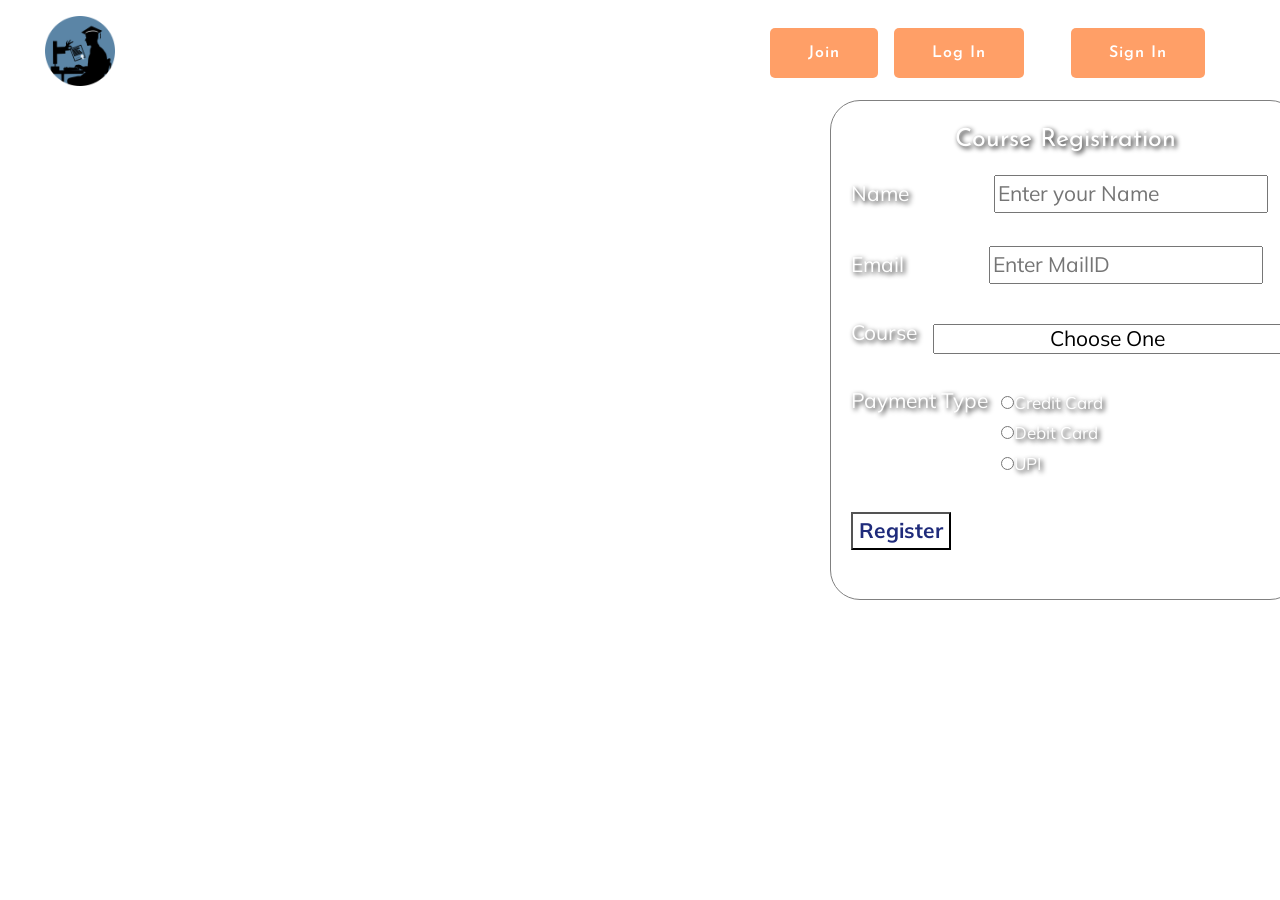
<file: register.html>
<html>
<head><meta charset="utf-8">
	<style type="text/css">body{
background-image:url(https://static.vecteezy.com/system/resources/previews/000/523/378/original/web-development-application-design-coding-and-programming-on-laptop-and-smartphone-concept-with-programming-language-and-program-code-and-layout-on-screen-vector.jpg);
background-position:center;
background-size:cover;
font-family: Georgia, serif;
}
#course{
    margin:-30px 82px;
    text-align:center;
}

h1{
text-shadow:2px 2px 5px black;
}
form{
margin:20px;
font-size:21px;
color:white;
text-shadow:2px 2px 5px black;
}
button{
margin:0px 0px;
border-radius:25px;
background-color:white;
}
#div{
margin:100px 830px 0px;
border-radius:30px;
background:rgba(255,255,255,0.3);
height:500px;
width:470px;
border:1px solid gray;

}
#div:hover
{
box-shadow:1px 0px  5px 5px gold;
}
button:hover{
background-color:darkorange;
}
#radio{
font-size:17px;
margin:-32px 150px;
}

.con{
            display:flex;
        }
.l
        {
            padding:12px;
        }
	</style>
	<meta http-equiv="x-ua-compatible" content="ie=edge">
	<title>Registration</title>
	<meta name="description" content=""><meta name="viewport" content="width=device-width, initial-scale=1">
	<link href="site.webmanifest" rel="manifest" />
	<link href="assets/img/icon.webp" rel="shortcut icon" type="image/x-icon" /><!-- CSS here -->
	<link href="assets/css/bootstrap.min.css" rel="stylesheet" />
	<link href="assets/css/owl.carousel.min.css" rel="stylesheet" />
	<link href="assets/css/slicknav.css" rel="stylesheet" />
	<link href="assets/css/flaticon.css" rel="stylesheet" />
	<link href="assets/css/progressbar_barfiller.css" rel="stylesheet" />
	<link href="assets/css/gijgo.css" rel="stylesheet" />
	<link href="assets/css/animate.min.css" rel="stylesheet" />
	<link href="assets/css/animated-headline.css" rel="stylesheet" />
	<link href="assets/css/magnific-popup.css" rel="stylesheet" />
	<link href="assets/css/fontawesome-all.min.css" rel="stylesheet" />
	<link href="assets/css/themify-icons.css" rel="stylesheet" />
	<link href="assets/css/slick.css" rel="stylesheet" />
	<link href="assets/css/nice-select.css" rel="stylesheet" />
	<link href="assets/css/style.css" rel="stylesheet" />
</head>
<body><!-- ? Preloader Start 
    <div id="preloader-active">
        <div class="preloader d-flex align-items-center justify-content-center">
            <div class="preloader-inner position-relative">
                <div class="preloader-circle"></div>
                <div class="preloader-img pere-text">
                    <img src="assets/img/logo/load.png" alt="">
                </div>
            </div>
        </div>
    </div>--><!-- Preloader Start -->
<header><!-- Header Start -->
<div class="header-area header-transparent">
<div class="main-header ">
<div class="header-bottom  header-sticky">
<div class="container-fluid">
<div class="row align-items-center"><!-- Logo -->
<div class="col-xl-2 col-lg-2">
<div class="logo">
<div class="con"><a href="index.html"><img alt="" height="70" src="assets/img/logo/a.webp" width="70" /></a>
<div class="l"><a href="index.html"><span style="font-size:30px; font-weight:bold">SkillHacker</span></a></div>
</div>
</div>
</div>

<div class="col-xl-10 col-lg-10">
<div class="menu-wrapper d-flex align-items-center justify-content-end"><!-- Main-menu -->
<div class="main-menu d-none d-lg-block">
<nav>
<ul id="navigation">
	<li class="active"><a href="index.html">Home</a></li>
	<li><a href="courses.html">Courses</a></li>
	<li><a href="about.html">About</a></li>
	<li><a href="contact.html">Contact</a></li>
	<!-- Button -->
	<li class="button-header margin-left "><a class="btn" href="register.html">Join</a></li>&nbsp;&nbsp;&nbsp;
	<li class="button-header"><a class="btn btn4" href="login.html">Log in</a></li>
	<li class="button-header margin-left "><a href="sign_in.html" class="btn">Sign in</a></li>
</ul>
</nav>
</div>
</div>
</div>
<!-- Mobile Menu -->

<div class="col-12">
<div class="mobile_menu d-block d-lg-none"></div>
</div>
</div>
</div>
</div>
</div>
</div>


<div id="div">&nbsp;
<h1 align="center"><span style="color:#ffffff;">Course Registration</span></h1>
<div class="formcenter">
<form><label>Name</label>&nbsp;&nbsp;&nbsp;&nbsp;&nbsp;&nbsp;&nbsp;&nbsp;&nbsp;&nbsp;&nbsp;&nbsp;&nbsp;&nbsp;&nbsp;&nbsp;&nbsp;<input placeholder="Enter your Name" type="text" /><br />
<br />
<label>Email</label>&nbsp;&nbsp;&nbsp;&nbsp;&nbsp;&nbsp;&nbsp;&nbsp;&nbsp;&nbsp;&nbsp;&nbsp;&nbsp;&nbsp;&nbsp;&nbsp;&nbsp;<input placeholder="Enter MailID" type="text" /><br />
<br />
<label>Course</label>
<select id="course">
    <option>Choose One</option>
    <option>UI/UX for application design ₹6999</option>
    <option>Machine Learning ₹4999</option>
    <option>Java programming ₹2999</option>
    <option>AWS&DEVOPS ₹5999</option>
    <option>Full Stack Development ₹9999</option>
    <option>Red hat openshift ₹5999</option> 
</select>
<br>
<br>
<label>Payment Type</label>

<div id="radio"><input name="radio" type="radio" /><label>Credit Card</label><br />
<input name="radio" type="radio" /><label>Debit Card</label><br />
<input name="radio" type="radio" /><label>UPI</label></div>
<br />
<br />
<button onclick="alert('Registration done.You will recieve mail for payment process')" type="button"><b>Register</b></button></form>
</div>
</div>
</header>
</body>
</html>
</file>
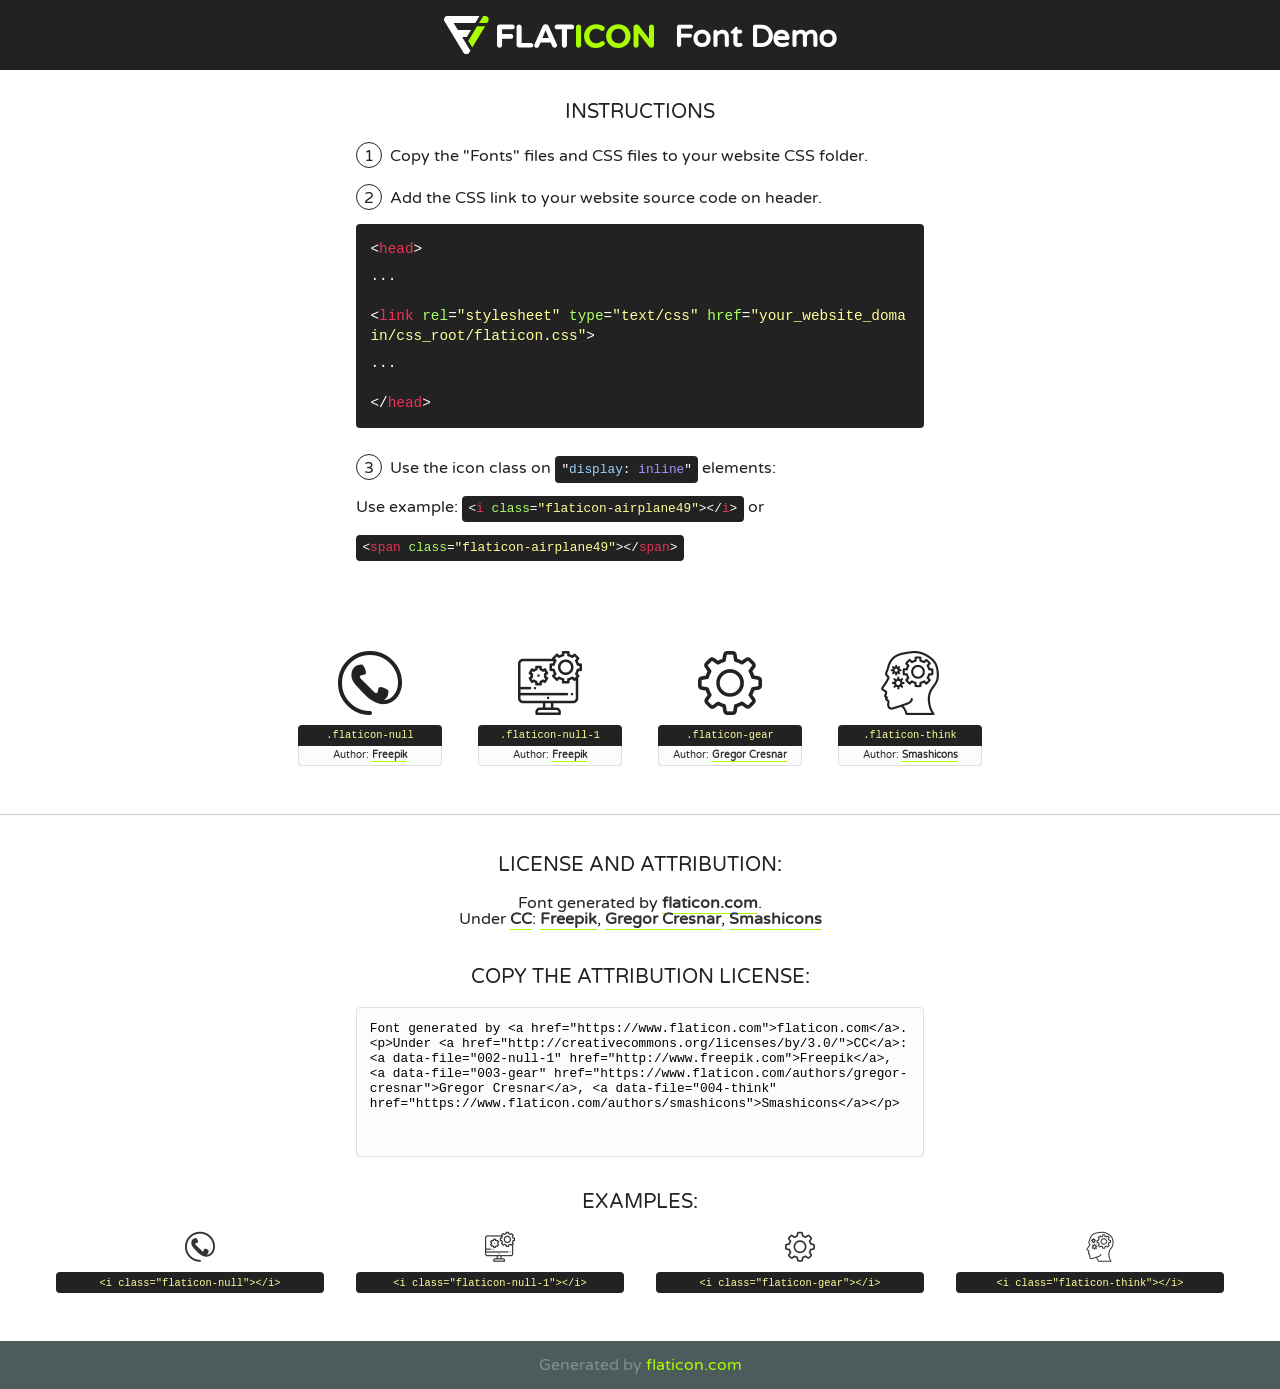
<file: assets/fonts/flaticon.html>
<!DOCTYPE html>
<!--
  Flaticon icon font: Flaticon
  Creation date: 02/06/2020 05:24
-->
<html>
<!DOCTYPE html>
<html>

<head>
    <title>Flaticon WebFont</title>
    <link href="http://fonts.googleapis.com/css?family=Varela+Round" rel="stylesheet" type="text/css" />
    <link rel="stylesheet" type="text/css" href="flaticon.css">
    <meta charset="UTF-8">
    <style>
    html, body, div, span, applet, object, iframe,
    h1, h2, h3, h4, h5, h6, p, blockquote, pre,
    a, abbr, acronym, address, big, cite, code,
    del, dfn, em, img, ins, kbd, q, s, samp,
    small, strike, strong, sub, sup, tt, var,
    b, u, i, center,
    dl, dt, dd, ol, ul, li,
    fieldset, form, label, legend,
    table, caption, tbody, tfoot, thead, tr, th, td,
    article, aside, canvas, details, embed, 
    figure, figcaption, footer, header, hgroup, 
    menu, nav, output, ruby, section, summary,
    time, mark, audio, video {
        margin: 0;
        padding: 0;
        border: 0;
        font-size: 100%;
        font: inherit;
        vertical-align: baseline;
    }
    /* HTML5 display-role reset for older browsers */
    article, aside, details, figcaption, figure, 
    footer, header, hgroup, menu, nav, section {
        display: block;
    }
    body {
        line-height: 1;
    }
    ol, ul {
        list-style: none;
    }
    blockquote, q {
        quotes: none;
    }
    blockquote:before, blockquote:after,
    q:before, q:after {
        content: '';
        content: none;
    }
    table {
        border-collapse: collapse;
        border-spacing: 0;
    }
    body {
        font-family: 'Varela Round', Helvetica, Arial, sans-serif;
        font-size: 16px;
        color: #222;
    }
    a {
        color: #333;
        border-bottom: 1px solid #a9fd00;
        font-weight: bold;
        text-decoration: none;
    }
    * {
        -moz-box-sizing: border-box;
        -webkit-box-sizing: border-box;
        box-sizing: border-box;
        margin: 0;
        padding: 0;
    }
    [class^="flaticon-"]:before, [class*=" flaticon-"]:before, [class^="flaticon-"]:after, [class*=" flaticon-"]:after {
        font-family: Flaticon;
        font-size: 30px;
        font-style: normal;
        margin-left: 20px;
        color: #333;
    }
    .wrapper {
        max-width: 600px;
        margin: auto;
        padding: 0 1em;
    }
    .title {
        font-size: 1.25em;
        text-align: center;
        margin-bottom: 1em;
        text-transform: uppercase;
    }
    header {
        text-align: center;
        background-color: #222;
        color: #fff;
        padding: 1em;
    }
    header .logo {
        width: 210px;
        height: 38px;
        display: inline-block;
        vertical-align: middle;
        margin-right: 1em;
        border: none;
    }
    header strong {
        font-size: 1.95em;
        font-weight: bold;
        vertical-align: middle;
        margin-top: 5px;
        display: inline-block;
    }
    .demo {
        margin: 2em auto;
        line-height: 1.25em;
    }
    .demo ul li {
        margin-bottom: 1em;
    }
    .demo ul li .num {
        color: #222;
        border-radius: 20px;
        display: inline-block;
        width: 26px;
        padding: 3px;
        height: 26px;
        text-align: center;
        margin-right: 0.5em;
        border: 1px solid #222;
    }
    .demo ul li code {
        background-color: #222;
        border-radius: 4px;
        padding: 0.25em 0.5em;
        display: inline-block;
        color: #fff;
        font-family: Consolas,Monaco,Lucida Console,Liberation Mono,DejaVu Sans Mono,Bitstream Vera Sans Mono,Courier New, monospace;
        font-weight: lighter;
        margin-top: 1em;
        font-size: 0.8em;
        word-break: break-all;
    }
    .demo ul li code.big {
        padding: 1em;
        font-size: 0.9em;
    }
    .demo ul li code .red {
        color: #EF3159;
    }
    .demo ul li code .green {
        color: #ACFF65;
    }
    .demo ul li code .yellow {
        color: #FFFF99;
    }
    .demo ul li code .blue {
        color: #99D3FF;
    }
    .demo ul li code .purple {
        color: #A295FF;
    }
    .demo ul li code .dots {
        margin-top: 0.5em;
        display: block;
    }
    #glyphs {
        border-bottom: 1px solid #ccc;
        padding: 2em 0;
        text-align: center;
    }
    .glyph {
        display: inline-block;
        width: 9em;
        margin: 1em;
        text-align: center;
        vertical-align: top;
        background: #FFF;
    }
    .glyph .glyph-icon {
        padding: 10px;
        display: block;
        font-family:"Flaticon";
        font-size: 64px;
        line-height: 1;
    }
    .glyph .glyph-icon:before {
        font-size: 64px;
        color: #222;
        margin-left: 0;
    }
    .class-name {
        font-size: 0.65em;
        background-color: #222;
        color: #fff;
        border-radius: 4px 4px 0 0;
        padding: 0.5em;
        color: #FFFF99;
        font-family: Consolas,Monaco,Lucida Console,Liberation Mono,DejaVu Sans Mono,Bitstream Vera Sans Mono,Courier New, monospace;
    }
    .author-name {
        font-size: 0.6em;
        background-color: #fcfcfd;
        border: 1px solid #DEDEE4;
        border-top: 0;
        border-radius: 0 0 4px 4px;
        padding: 0.5em;
    }
    .class-name:last-child {
        font-size: 10px;
        color:#888;
    }
    .class-name:last-child a {
        font-size: 10px;
        color:#555;
    }
    .class-name:last-child a:hover {
        color:#a9fd00;
    }
    .glyph > input {
        display: block;
        width: 100px;
        margin: 5px auto;
        text-align: center;
        font-size: 12px;
        cursor: text;
    }
    .glyph > input.icon-input {
        font-family:"Flaticon";
        font-size: 16px;
        margin-bottom: 10px;
    }
    .attribution .title {
        margin-top: 2em;
    }
    .attribution textarea {
        background-color: #fcfcfd;
        padding: 1em;
        border: none;
        box-shadow: none;
        border: 1px solid #DEDEE4;
        border-radius: 4px;
        resize: none;
        width: 100%;
        height: 150px;
        font-size: 0.8em;
        font-family: Consolas,Monaco,Lucida Console,Liberation Mono,DejaVu Sans Mono,Bitstream Vera Sans Mono,Courier New, monospace;
        -webkit-appearance: none;
    }
    .iconsuse {
        margin: 2em auto;
        text-align: center;
        max-width: 1200px;
    }
    .iconsuse:after {
        content: '';
        display: table;
        clear: both;
    }
    .iconsuse .image {
        float: left;
        width: 25%;
        padding: 0 1em;
    }
    .iconsuse .image p {
        margin-bottom: 1em;
    }
    .iconsuse .image span {
        display: block;
        font-size: 0.65em;
        background-color: #222;
        color: #fff;
        border-radius: 4px;
        padding: 0.5em;
        color: #FFFF99;
        margin-top: 1em;
        font-family: Consolas,Monaco,Lucida Console,Liberation Mono,DejaVu Sans Mono,Bitstream Vera Sans Mono,Courier New, monospace;
    }
    #footer {
        text-align: center;
        background-color: #4C5B5C;
        color: #7c9192;
        padding: 1em;
    }
    #footer a {
        border: none;
        color: #a9fd00;
        font-weight: normal;
    }
    @media (max-width: 960px) {
        .iconsuse .image {
            width: 50%;
        }
    }
    @media (max-width: 560px) {
        .iconsuse .image {
            width: 100%;
        }
    }
    </style>
</head>

<body class="characters-off">

    <header>
        <a href="https://www.flaticon.com" target="_blank" class="logo">
            <svg version="1.1" xmlns="http://www.w3.org/2000/svg" xmlns:xlink="http://www.w3.org/1999/xlink" xmlns:a="http://ns.adobe.com/AdobeSVGViewerExtensions/3.0/" viewBox="0 0 560.875 102.036" enable-background="new 0 0 560.875 102.036" xml:space="preserve">
                <defs>
                </defs>
                <g>
                    <g class="letters">
                        <path fill="#ffffff" d="M141.596,29.675c0-3.777,2.985-6.767,6.764-6.767h34.438c3.426,0,6.15,2.728,6.15,6.15
                        c0,3.43-2.724,6.149-6.15,6.149h-27.674v13.091h23.719c3.429,0,6.151,2.724,6.151,6.15c0,3.43-2.723,6.149-6.151,6.149h-23.719
                        v17.574c0,3.773-2.986,6.761-6.764,6.761c-3.779,0-6.764-2.989-6.764-6.761V29.675z"></path>
                        <path fill="#ffffff" d="M193.844,29.149c0-3.781,2.985-6.767,6.764-6.767c3.776,0,6.763,2.985,6.763,6.767v42.957h25.039
                        c3.426,0,6.149,2.726,6.149,6.153c0,3.425-2.723,6.15-6.149,6.15h-31.802c-3.779,0-6.764-2.986-6.764-6.768V29.149z"></path>
                        <path fill="#ffffff" d="M241.891,75.71l21.438-48.407c1.492-3.341,4.215-5.357,7.906-5.357h0.792
                        c3.686,0,6.323,2.017,7.815,5.357l21.439,48.407c0.436,0.967,0.701,1.845,0.701,2.723c0,3.602-2.809,6.501-6.414,6.501
                        c-3.161,0-5.269-1.845-6.499-4.655l-4.132-9.661h-27.059l-4.301,10.102c-1.144,2.631-3.426,4.214-6.237,4.214
                        c-3.517,0-6.24-2.81-6.24-6.325C241.1,77.64,241.451,76.677,241.891,75.71z M279.932,58.666l-8.521-20.297l-8.526,20.297H279.932
                        z"></path>
                        <path fill="#ffffff" d="M314.864,35.387H301.86c-3.429,0-6.239-2.813-6.239-6.238c0-3.429,2.811-6.24,6.239-6.24h39.533
                        c3.426,0,6.237,2.811,6.237,6.24c0,3.425-2.811,6.238-6.237,6.238h-13.001v42.785c0,3.773-2.99,6.761-6.764,6.761
                        c-3.779,0-6.764-2.989-6.764-6.761V35.387z"></path>
                        <path fill="#A9FD00" d="M352.615,29.149c0-3.781,2.985-6.767,6.767-6.767c3.774,0,6.761,2.985,6.761,6.767v49.024
                        c0,3.773-2.987,6.761-6.761,6.761c-3.781,0-6.767-2.989-6.767-6.761V29.149z"></path>
                        <path fill="#A9FD00" d="M374.132,53.836v-0.179c0-17.481,13.178-31.801,32.065-31.801c9.22,0,15.459,2.458,20.557,6.238
                        c1.402,1.054,2.637,2.985,2.637,5.357c0,3.692-2.985,6.59-6.681,6.59c-1.845,0-3.071-0.702-4.044-1.319
                        c-3.776-2.813-7.729-4.393-12.562-4.393c-10.364,0-17.831,8.611-17.831,19.154v0.173c0,10.542,7.291,19.329,17.831,19.329
                        c5.715,0,9.492-1.756,13.359-4.834c1.049-0.874,2.458-1.491,4.039-1.491c3.429,0,6.325,2.813,6.325,6.236
                        c0,2.106-1.056,3.78-2.282,4.834c-5.539,4.834-12.036,7.733-21.878,7.733C387.572,85.464,374.132,71.493,374.132,53.836z"></path>
                        <path fill="#A9FD00" d="M433.009,53.836v-0.179c0-17.481,13.79-31.801,32.766-31.801c18.981,0,32.592,14.143,32.592,31.628v0.173
                        c0,17.483-13.785,31.807-32.769,31.807C446.625,85.464,433.009,71.32,433.009,53.836z M484.224,53.836v-0.179
                        c0-10.539-7.725-19.326-18.626-19.326c-10.893,0-18.449,8.611-18.449,19.154v0.173c0,10.542,7.73,19.329,18.626,19.329
                        C476.676,72.986,484.224,64.378,484.224,53.836z"></path>
                        <path fill="#A9FD00" d="M506.233,29.321c0-3.774,2.99-6.763,6.767-6.763h1.401c3.252,0,5.183,1.583,7.029,3.953l26.093,34.265
                        V29.059c0-3.692,2.99-6.677,6.681-6.677c3.683,0,6.671,2.985,6.671,6.677v48.934c0,3.78-2.987,6.765-6.764,6.765h-0.436
                        c-3.257,0-5.188-1.581-7.034-3.953l-27.056-35.492v32.944c0,3.687-2.985,6.676-6.678,6.676c-3.683,0-6.673-2.989-6.673-6.676
                        V29.321z"></path>
                    </g>
                    <g class="insignia">
                        <path fill="#ffffff" d="M48.372,56.137h12.517l11.156-18.537H37.186L25.688,18.539h57.825L94.668,0H9.271
                        C5.925,0,2.842,1.801,1.198,4.716c-1.644,2.907-1.593,6.482,0.134,9.343l50.38,83.501c1.678,2.781,4.689,4.476,7.938,4.476
                        c3.246,0,6.257-1.695,7.935-4.476l2.898-4.804L48.372,56.137z"></path>
                        <g class="i">
                            <path fill="#A9FD00" d="M93.575,18.539h0.031v0.004l21.652,0.004l2.705-4.488c1.727-2.861,1.778-6.436,0.133-9.343
                            C116.454,1.801,113.371,0,110.026,0h-5.294L93.575,18.539z"></path>
                            <polygon fill="#A9FD00" points="88.291,27.356 64.725,66.486 75.519,84.404 109.942,27.356"></polygon>
                        </g>
                    </g>
                </g>
            </svg>
        </a>
        <strong>Font Demo</strong>
    </header>


    <section class="demo wrapper">

        <p class="title">Instructions</p>

        <ul>
            <li>
                <span class="num">1</span>Copy the "Fonts" files and CSS files to your website CSS folder.
            </li>
            <li>
                <span class="num">2</span>Add the CSS link to your website source code on header.
                <code class="big">
                    &lt;<span class="red">head</span>&gt;
                    <br/><span class="dots">...</span>
                    <br/>&lt;<span class="red">link</span> <span class="green">rel</span>=<span class="yellow">"stylesheet"</span> <span class="green">type</span>=<span class="yellow">"text/css"</span> <span class="green">href</span>=<span class="yellow">"your_website_domain/css_root/flaticon.css"</span>&gt;
                    <br/><span class="dots">...</span>
                    <br/>&lt;/<span class="red">head</span>&gt;
                </code>
            </li>

            <li>
                <p>
                    <span class="num">3</span>Use the icon class on <code>"<span class="blue">display</span>:<span class="purple"> inline</span>"</code> elements:
                    <br />
                    Use example: <code>&lt;<span class="red">i</span> <span class="green">class</span>=<span class="yellow">&quot;flaticon-airplane49&quot;</span>&gt;&lt;/<span class="red">i</span>&gt;</code> or <code>&lt;<span class="red">span</span> <span class="green">class</span>=<span class="yellow">&quot;flaticon-airplane49&quot;</span>&gt;&lt;/<span class="red">span</span>&gt;</code>
            </li>
        </ul>

    </section>




   <section id="glyphs">          
    
      
        <div class="glyph"><div class="glyph-icon flaticon-null"></div>
            <div class="class-name">.flaticon-null</div>
            <div class="author-name">Author: <a data-file="001-null" href="http://www.freepik.com">Freepik</a> </div> 
        </div>        
        
        <div class="glyph"><div class="glyph-icon flaticon-null-1"></div>
            <div class="class-name">.flaticon-null-1</div>
            <div class="author-name">Author: <a data-file="002-null-1" href="http://www.freepik.com">Freepik</a> </div> 
        </div>        
        
        <div class="glyph"><div class="glyph-icon flaticon-gear"></div>
            <div class="class-name">.flaticon-gear</div>
            <div class="author-name">Author: <a data-file="003-gear" href="https://www.flaticon.com/authors/gregor-cresnar">Gregor Cresnar</a> </div> 
        </div>        
        
        <div class="glyph"><div class="glyph-icon flaticon-think"></div>
            <div class="class-name">.flaticon-think</div>
            <div class="author-name">Author: <a data-file="004-think" href="https://www.flaticon.com/authors/smashicons">Smashicons</a> </div> 
        </div>        
        

    </section>



    <section class="attribution wrapper"   style="text-align:center;">

      <div class="title">License and attribution:</div><div class="attrDiv">Font generated by <a href="https://www.flaticon.com">flaticon.com</a>. <div><p>Under <a href="http://creativecommons.org/licenses/by/3.0/">CC</a>: <a data-file="002-null-1" href="http://www.freepik.com">Freepik</a>, <a data-file="003-gear" href="https://www.flaticon.com/authors/gregor-cresnar">Gregor Cresnar</a>, <a data-file="004-think" href="https://www.flaticon.com/authors/smashicons">Smashicons</a></p>  </div>
      </div>
      <div class="title">Copy the Attribution License:</div>

    <textarea onclick="this.focus();this.select();">Font generated by &lt;a href=&quot;https://www.flaticon.com&quot;&gt;flaticon.com&lt;/a&gt;. <p>Under <a href="http://creativecommons.org/licenses/by/3.0/">CC</a>: <a data-file="002-null-1" href="http://www.freepik.com">Freepik</a>, <a data-file="003-gear" href="https://www.flaticon.com/authors/gregor-cresnar">Gregor Cresnar</a>, <a data-file="004-think" href="https://www.flaticon.com/authors/smashicons">Smashicons</a></p>  
     </textarea>

    </section>

    <section class="iconsuse">

          <div class="title">Examples:</div>            
             
            <div class="image">
                <p>
                    <i class="glyph-icon flaticon-null"></i> 
                    <span>&lt;i class=&quot;flaticon-null&quot;&gt;&lt;/i&gt;</span>
                </p>
            </div>
            
            <div class="image">
                <p>
                    <i class="glyph-icon flaticon-null-1"></i> 
                    <span>&lt;i class=&quot;flaticon-null-1&quot;&gt;&lt;/i&gt;</span>
                </p>
            </div>
            
            <div class="image">
                <p>
                    <i class="glyph-icon flaticon-gear"></i> 
                    <span>&lt;i class=&quot;flaticon-gear&quot;&gt;&lt;/i&gt;</span>
                </p>
            </div>
            
            <div class="image">
                <p>
                    <i class="glyph-icon flaticon-think"></i> 
                    <span>&lt;i class=&quot;flaticon-think&quot;&gt;&lt;/i&gt;</span>
                </p>
            </div>
                       
        </div>
                            
    </section>

<div id="footer">
    <div>Generated by <a href="https://www.flaticon.com">flaticon.com</a>
    </div>
</div>



</body>
</html>
</file>
<file: assets/css/themify-icons.css>
@font-face {
	font-family: 'themify';
	src:url('../fonts/themify.eot?-fvbane');


	src:url('../fonts/themify.eot?#iefix-fvbane') format('embedded-opentype'),
		url('../fonts/themify.woff?-fvbane') format('woff'),
		url('../fonts/themify.ttf?-fvbane') format('truetype'),
		url('../fonts/themify.svg?-fvbane#themify') format('svg');
	font-weight: normal;
	font-style: normal;
}

[class^="ti-"], [class*=" ti-"] {
	font-family: 'themify';
	speak: none;
	font-style: normal;
	font-weight: normal;
	font-variant: normal;
	text-transform: none;
	line-height: 1;

	/* Better Font Rendering =========== */
	-webkit-font-smoothing: antialiased;
	-moz-osx-font-smoothing: grayscale;
}

.ti-wand:before {
	content: "\e600";
}
.ti-volume:before {
	content: "\e601";
}
.ti-user:before {
	content: "\e602";
}
.ti-unlock:before {
	content: "\e603";
}
.ti-unlink:before {
	content: "\e604";
}
.ti-trash:before {
	content: "\e605";
}
.ti-thought:before {
	content: "\e606";
}
.ti-target:before {
	content: "\e607";
}
.ti-tag:before {
	content: "\e608";
}
.ti-tablet:before {
	content: "\e609";
}
.ti-star:before {
	content: "\e60a";
}
.ti-spray:before {
	content: "\e60b";
}
.ti-signal:before {
	content: "\e60c";
}
.ti-shopping-cart:before {
	content: "\e60d";
}
.ti-shopping-cart-full:before {
	content: "\e60e";
}
.ti-settings:before {
	content: "\e60f";
}
.ti-search:before {
	content: "\e610";
}
.ti-zoom-in:before {
	content: "\e611";
}
.ti-zoom-out:before {
	content: "\e612";
}
.ti-cut:before {
	content: "\e613";
}
.ti-ruler:before {
	content: "\e614";
}
.ti-ruler-pencil:before {
	content: "\e615";
}
.ti-ruler-alt:before {
	content: "\e616";
}
.ti-bookmark:before {
	content: "\e617";
}
.ti-bookmark-alt:before {
	content: "\e618";
}
.ti-reload:before {
	content: "\e619";
}
.ti-plus:before {
	content: "\e61a";
}
.ti-pin:before {
	content: "\e61b";
}
.ti-pencil:before {
	content: "\e61c";
}
.ti-pencil-alt:before {
	content: "\e61d";
}
.ti-paint-roller:before {
	content: "\e61e";
}
.ti-paint-bucket:before {
	content: "\e61f";
}
.ti-na:before {
	content: "\e620";
}
.ti-mobile:before {
	content: "\e621";
}
.ti-minus:before {
	content: "\e622";
}
.ti-medall:before {
	content: "\e623";
}
.ti-medall-alt:before {
	content: "\e624";
}
.ti-marker:before {
	content: "\e625";
}
.ti-marker-alt:before {
	content: "\e626";
}
.ti-arrow-up:before {
	content: "\e627";
}
.ti-arrow-right:before {
	content: "\e628";
}
.ti-arrow-left:before {
	content: "\e629";
}
.ti-arrow-down:before {
	content: "\e62a";
}
.ti-lock:before {
	content: "\e62b";
}
.ti-location-arrow:before {
	content: "\e62c";
}
.ti-link:before {
	content: "\e62d";
}
.ti-layout:before {
	content: "\e62e";
}
.ti-layers:before {
	content: "\e62f";
}
.ti-layers-alt:before {
	content: "\e630";
}
.ti-key:before {
	content: "\e631";
}
.ti-import:before {
	content: "\e632";
}
.ti-image:before {
	content: "\e633";
}
.ti-heart:before {
	content: "\e634";
}
.ti-heart-broken:before {
	content: "\e635";
}
.ti-hand-stop:before {
	content: "\e636";
}
.ti-hand-open:before {
	content: "\e637";
}
.ti-hand-drag:before {
	content: "\e638";
}
.ti-folder:before {
	content: "\e639";
}
.ti-flag:before {
	content: "\e63a";
}
.ti-flag-alt:before {
	content: "\e63b";
}
.ti-flag-alt-2:before {
	content: "\e63c";
}
.ti-eye:before {
	content: "\e63d";
}
.ti-export:before {
	content: "\e63e";
}
.ti-exchange-vertical:before {
	content: "\e63f";
}
.ti-desktop:before {
	content: "\e640";
}
.ti-cup:before {
	content: "\e641";
}
.ti-crown:before {
	content: "\e642";
}
.ti-comments:before {
	content: "\e643";
}
.ti-comment:before {
	content: "\e644";
}
.ti-comment-alt:before {
	content: "\e645";
}
.ti-close:before {
	content: "\e646";
}
.ti-clip:before {
	content: "\e647";
}
.ti-angle-up:before {
	content: "\e648";
}
.ti-angle-right:before {
	content: "\e649";
}
.ti-angle-left:before {
	content: "\e64a";
}
.ti-angle-down:before {
	content: "\e64b";
}
.ti-check:before {
	content: "\e64c";
}
.ti-check-box:before {
	content: "\e64d";
}
.ti-camera:before {
	content: "\e64e";
}
.ti-announcement:before {
	content: "\e64f";
}
.ti-brush:before {
	content: "\e650";
}
.ti-briefcase:before {
	content: "\e651";
}
.ti-bolt:before {
	content: "\e652";
}
.ti-bolt-alt:before {
	content: "\e653";
}
.ti-blackboard:before {
	content: "\e654";
}
.ti-bag:before {
	content: "\e655";
}
.ti-move:before {
	content: "\e656";
}
.ti-arrows-vertical:before {
	content: "\e657";
}
.ti-arrows-horizontal:before {
	content: "\e658";
}
.ti-fullscreen:before {
	content: "\e659";
}
.ti-arrow-top-right:before {
	content: "\e65a";
}
.ti-arrow-top-left:before {
	content: "\e65b";
}
.ti-arrow-circle-up:before {
	content: "\e65c";
}
.ti-arrow-circle-right:before {
	content: "\e65d";
}
.ti-arrow-circle-left:before {
	content: "\e65e";
}
.ti-arrow-circle-down:before {
	content: "\e65f";
}
.ti-angle-double-up:before {
	content: "\e660";
}
.ti-angle-double-right:before {
	content: "\e661";
}
.ti-angle-double-left:before {
	content: "\e662";
}
.ti-angle-double-down:before {
	content: "\e663";
}
.ti-zip:before {
	content: "\e664";
}
.ti-world:before {
	content: "\e665";
}
.ti-wheelchair:before {
	content: "\e666";
}
.ti-view-list:before {
	content: "\e667";
}
.ti-view-list-alt:before {
	content: "\e668";
}
.ti-view-grid:before {
	content: "\e669";
}
.ti-uppercase:before {
	content: "\e66a";
}
.ti-upload:before {
	content: "\e66b";
}
.ti-underline:before {
	content: "\e66c";
}
.ti-truck:before {
	content: "\e66d";
}
.ti-timer:before {
	content: "\e66e";
}
.ti-ticket:before {
	content: "\e66f";
}
.ti-thumb-up:before {
	content: "\e670";
}
.ti-thumb-down:before {
	content: "\e671";
}
.ti-text:before {
	content: "\e672";
}
.ti-stats-up:before {
	content: "\e673";
}
.ti-stats-down:before {
	content: "\e674";
}
.ti-split-v:before {
	content: "\e675";
}
.ti-split-h:before {
	content: "\e676";
}
.ti-smallcap:before {
	content: "\e677";
}
.ti-shine:before {
	content: "\e678";
}
.ti-shift-right:before {
	content: "\e679";
}
.ti-shift-left:before {
	content: "\e67a";
}
.ti-shield:before {
	content: "\e67b";
}
.ti-notepad:before {
	content: "\e67c";
}
.ti-server:before {
	content: "\e67d";
}
.ti-quote-right:before {
	content: "\e67e";
}
.ti-quote-left:before {
	content: "\e67f";
}
.ti-pulse:before {
	content: "\e680";
}
.ti-printer:before {
	content: "\e681";
}
.ti-power-off:before {
	content: "\e682";
}
.ti-plug:before {
	content: "\e683";
}
.ti-pie-chart:before {
	content: "\e684";
}
.ti-paragraph:before {
	content: "\e685";
}
.ti-panel:before {
	content: "\e686";
}
.ti-package:before {
	content: "\e687";
}
.ti-music:before {
	content: "\e688";
}
.ti-music-alt:before {
	content: "\e689";
}
.ti-mouse:before {
	content: "\e68a";
}
.ti-mouse-alt:before {
	content: "\e68b";
}
.ti-money:before {
	content: "\e68c";
}
.ti-microphone:before {
	content: "\e68d";
}
.ti-menu:before {
	content: "\e68e";
}
.ti-menu-alt:before {
	content: "\e68f";
}
.ti-map:before {
	content: "\e690";
}
.ti-map-alt:before {
	content: "\e691";
}
.ti-loop:before {
	content: "\e692";
}
.ti-location-pin:before {
	content: "\e693";
}
.ti-list:before {
	content: "\e694";
}
.ti-light-bulb:before {
	content: "\e695";
}
.ti-Italic:before {
	content: "\e696";
}
.ti-info:before {
	content: "\e697";
}
.ti-infinite:before {
	content: "\e698";
}
.ti-id-badge:before {
	content: "\e699";
}
.ti-hummer:before {
	content: "\e69a";
}
.ti-home:before {
	content: "\e69b";
}
.ti-help:before {
	content: "\e69c";
}
.ti-headphone:before {
	content: "\e69d";
}
.ti-harddrives:before {
	content: "\e69e";
}
.ti-harddrive:before {
	content: "\e69f";
}
.ti-gift:before {
	content: "\e6a0";
}
.ti-game:before {
	content: "\e6a1";
}
.ti-filter:before {
	content: "\e6a2";
}
.ti-files:before {
	content: "\e6a3";
}
.ti-file:before {
	content: "\e6a4";
}
.ti-eraser:before {
	content: "\e6a5";
}
.ti-envelope:before {
	content: "\e6a6";
}
.ti-download:before {
	content: "\e6a7";
}
.ti-direction:before {
	content: "\e6a8";
}
.ti-direction-alt:before {
	content: "\e6a9";
}
.ti-dashboard:before {
	content: "\e6aa";
}
.ti-control-stop:before {
	content: "\e6ab";
}
.ti-control-shuffle:before {
	content: "\e6ac";
}
.ti-control-play:before {
	content: "\e6ad";
}
.ti-control-pause:before {
	content: "\e6ae";
}
.ti-control-forward:before {
	content: "\e6af";
}
.ti-control-backward:before {
	content: "\e6b0";
}
.ti-cloud:before {
	content: "\e6b1";
}
.ti-cloud-up:before {
	content: "\e6b2";
}
.ti-cloud-down:before {
	content: "\e6b3";
}
.ti-clipboard:before {
	content: "\e6b4";
}
.ti-car:before {
	content: "\e6b5";
}
.ti-calendar:before {
	content: "\e6b6";
}
.ti-book:before {
	content: "\e6b7";
}
.ti-bell:before {
	content: "\e6b8";
}
.ti-basketball:before {
	content: "\e6b9";
}
.ti-bar-chart:before {
	content: "\e6ba";
}
.ti-bar-chart-alt:before {
	content: "\e6bb";
}
.ti-back-right:before {
	content: "\e6bc";
}
.ti-back-left:before {
	content: "\e6bd";
}
.ti-arrows-corner:before {
	content: "\e6be";
}
.ti-archive:before {
	content: "\e6bf";
}
.ti-anchor:before {
	content: "\e6c0";
}
.ti-align-right:before {
	content: "\e6c1";
}
.ti-align-left:before {
	content: "\e6c2";
}
.ti-align-justify:before {
	content: "\e6c3";
}
.ti-align-center:before {
	content: "\e6c4";
}
.ti-alert:before {
	content: "\e6c5";
}
.ti-alarm-clock:before {
	content: "\e6c6";
}
.ti-agenda:before {
	content: "\e6c7";
}
.ti-write:before {
	content: "\e6c8";
}
.ti-window:before {
	content: "\e6c9";
}
.ti-widgetized:before {
	content: "\e6ca";
}
.ti-widget:before {
	content: "\e6cb";
}
.ti-widget-alt:before {
	content: "\e6cc";
}
.ti-wallet:before {
	content: "\e6cd";
}
.ti-video-clapper:before {
	content: "\e6ce";
}
.ti-video-camera:before {
	content: "\e6cf";
}
.ti-vector:before {
	content: "\e6d0";
}
.ti-themify-logo:before {
	content: "\e6d1";
}
.ti-themify-favicon:before {
	content: "\e6d2";
}
.ti-themify-favicon-alt:before {
	content: "\e6d3";
}
.ti-support:before {
	content: "\e6d4";
}
.ti-stamp:before {
	content: "\e6d5";
}
.ti-split-v-alt:before {
	content: "\e6d6";
}
.ti-slice:before {
	content: "\e6d7";
}
.ti-shortcode:before {
	content: "\e6d8";
}
.ti-shift-right-alt:before {
	content: "\e6d9";
}
.ti-shift-left-alt:before {
	content: "\e6da";
}
.ti-ruler-alt-2:before {
	content: "\e6db";
}
.ti-receipt:before {
	content: "\e6dc";
}
.ti-pin2:before {
	content: "\e6dd";
}
.ti-pin-alt:before {
	content: "\e6de";
}
.ti-pencil-alt2:before {
	content: "\e6df";
}
.ti-palette:before {
	content: "\e6e0";
}
.ti-more:before {
	content: "\e6e1";
}
.ti-more-alt:before {
	content: "\e6e2";
}
.ti-microphone-alt:before {
	content: "\e6e3";
}
.ti-magnet:before {
	content: "\e6e4";
}
.ti-line-double:before {
	content: "\e6e5";
}
.ti-line-dotted:before {
	content: "\e6e6";
}
.ti-line-dashed:before {
	content: "\e6e7";
}
.ti-layout-width-full:before {
	content: "\e6e8";
}
.ti-layout-width-default:before {
	content: "\e6e9";
}
.ti-layout-width-default-alt:before {
	content: "\e6ea";
}
.ti-layout-tab:before {
	content: "\e6eb";
}
.ti-layout-tab-window:before {
	content: "\e6ec";
}
.ti-layout-tab-v:before {
	content: "\e6ed";
}
.ti-layout-tab-min:before {
	content: "\e6ee";
}
.ti-layout-slider:before {
	content: "\e6ef";
}
.ti-layout-slider-alt:before {
	content: "\e6f0";
}
.ti-layout-sidebar-right:before {
	content: "\e6f1";
}
.ti-layout-sidebar-none:before {
	content: "\e6f2";
}
.ti-layout-sidebar-left:before {
	content: "\e6f3";
}
.ti-layout-placeholder:before {
	content: "\e6f4";
}
.ti-layout-menu:before {
	content: "\e6f5";
}
.ti-layout-menu-v:before {
	content: "\e6f6";
}
.ti-layout-menu-separated:before {
	content: "\e6f7";
}
.ti-layout-menu-full:before {
	content: "\e6f8";
}
.ti-layout-media-right-alt:before {
	content: "\e6f9";
}
.ti-layout-media-right:before {
	content: "\e6fa";
}
.ti-layout-media-overlay:before {
	content: "\e6fb";
}
.ti-layout-media-overlay-alt:before {
	content: "\e6fc";
}
.ti-layout-media-overlay-alt-2:before {
	content: "\e6fd";
}
.ti-layout-media-left-alt:before {
	content: "\e6fe";
}
.ti-layout-media-left:before {
	content: "\e6ff";
}
.ti-layout-media-center-alt:before {
	content: "\e700";
}
.ti-layout-media-center:before {
	content: "\e701";
}
.ti-layout-list-thumb:before {
	content: "\e702";
}
.ti-layout-list-thumb-alt:before {
	content: "\e703";
}
.ti-layout-list-post:before {
	content: "\e704";
}
.ti-layout-list-large-image:before {
	content: "\e705";
}
.ti-layout-line-solid:before {
	content: "\e706";
}
.ti-layout-grid4:before {
	content: "\e707";
}
.ti-layout-grid3:before {
	content: "\e708";
}
.ti-layout-grid2:before {
	content: "\e709";
}
.ti-layout-grid2-thumb:before {
	content: "\e70a";
}
.ti-layout-cta-right:before {
	content: "\e70b";
}
.ti-layout-cta-left:before {
	content: "\e70c";
}
.ti-layout-cta-center:before {
	content: "\e70d";
}
.ti-layout-cta-btn-right:before {
	content: "\e70e";
}
.ti-layout-cta-btn-left:before {
	content: "\e70f";
}
.ti-layout-column4:before {
	content: "\e710";
}
.ti-layout-column3:before {
	content: "\e711";
}
.ti-layout-column2:before {
	content: "\e712";
}
.ti-layout-accordion-separated:before {
	content: "\e713";
}
.ti-layout-accordion-merged:before {
	content: "\e714";
}
.ti-layout-accordion-list:before {
	content: "\e715";
}
.ti-ink-pen:before {
	content: "\e716";
}
.ti-info-alt:before {
	content: "\e717";
}
.ti-help-alt:before {
	content: "\e718";
}
.ti-headphone-alt:before {
	content: "\e719";
}
.ti-hand-point-up:before {
	content: "\e71a";
}
.ti-hand-point-right:before {
	content: "\e71b";
}
.ti-hand-point-left:before {
	content: "\e71c";
}
.ti-hand-point-down:before {
	content: "\e71d";
}
.ti-gallery:before {
	content: "\e71e";
}
.ti-face-smile:before {
	content: "\e71f";
}
.ti-face-sad:before {
	content: "\e720";
}
.ti-credit-card:before {
	content: "\e721";
}
.ti-control-skip-forward:before {
	content: "\e722";
}
.ti-control-skip-backward:before {
	content: "\e723";
}
.ti-control-record:before {
	content: "\e724";
}
.ti-control-eject:before {
	content: "\e725";
}
.ti-comments-smiley:before {
	content: "\e726";
}
.ti-brush-alt:before {
	content: "\e727";
}
.ti-youtube:before {
	content: "\e728";
}
.ti-vimeo:before {
	content: "\e729";
}
.ti-twitter:before {
	content: "\e72a";
}
.ti-time:before {
	content: "\e72b";
}
.ti-tumblr:before {
	content: "\e72c";
}
.ti-skype:before {
	content: "\e72d";
}
.ti-share:before {
	content: "\e72e";
}
.ti-share-alt:before {
	content: "\e72f";
}
.ti-rocket:before {
	content: "\e730";
}
.ti-pinterest:before {
	content: "\e731";
}
.ti-new-window:before {
	content: "\e732";
}
.ti-microsoft:before {
	content: "\e733";
}
.ti-list-ol:before {
	content: "\e734";
}
.ti-linkedin:before {
	content: "\e735";
}
.ti-layout-sidebar-2:before {
	content: "\e736";
}
.ti-layout-grid4-alt:before {
	content: "\e737";
}
.ti-layout-grid3-alt:before {
	content: "\e738";
}
.ti-layout-grid2-alt:before {
	content: "\e739";
}
.ti-layout-column4-alt:before {
	content: "\e73a";
}
.ti-layout-column3-alt:before {
	content: "\e73b";
}
.ti-layout-column2-alt:before {
	content: "\e73c";
}
.ti-instagram:before {
	content: "\e73d";
}
.ti-google:before {
	content: "\e73e";
}
.ti-github:before {
	content: "\e73f";
}
.ti-flickr:before {
	content: "\e740";
}
.ti-facebook:before {
	content: "\e741";
}
.ti-dropbox:before {
	content: "\e742";
}
.ti-dribbble:before {
	content: "\e743";
}
.ti-apple:before {
	content: "\e744";
}
.ti-android:before {
	content: "\e745";
}
.ti-save:before {
	content: "\e746";
}
.ti-save-alt:before {
	content: "\e747";
}
.ti-yahoo:before {
	content: "\e748";
}
.ti-wordpress:before {
	content: "\e749";
}
.ti-vimeo-alt:before {
	content: "\e74a";
}
.ti-twitter-alt:before {
	content: "\e74b";
}
.ti-tumblr-alt:before {
	content: "\e74c";
}
.ti-trello:before {
	content: "\e74d";
}
.ti-stack-overflow:before {
	content: "\e74e";
}
.ti-soundcloud:before {
	content: "\e74f";
}
.ti-sharethis:before {
	content: "\e750";
}
.ti-sharethis-alt:before {
	content: "\e751";
}
.ti-reddit:before {
	content: "\e752";
}
.ti-pinterest-alt:before {
	content: "\e753";
}
.ti-microsoft-alt:before {
	content: "\e754";
}
.ti-linux:before {
	content: "\e755";
}
.ti-jsfiddle:before {
	content: "\e756";
}
.ti-joomla:before {
	content: "\e757";
}
.ti-html5:before {
	content: "\e758";
}
.ti-flickr-alt:before {
	content: "\e759";
}
.ti-email:before {
	content: "\e75a";
}
.ti-drupal:before {
	content: "\e75b";
}
.ti-dropbox-alt:before {
	content: "\e75c";
}
.ti-css3:before {
	content: "\e75d";
}
.ti-rss:before {
	content: "\e75e";
}
.ti-rss-alt:before {
	content: "\e75f";
}
</file>
<file: assets/css/nice-select.css>
.nice-select {
  -webkit-tap-highlight-color: transparent;
  background-color: #fff;
  border-radius: 5px;
  border: solid 1px #e8e8e8;
  box-sizing: border-box;
  clear: both;
  cursor: pointer;
  display: block;
  float: left;
  font-family: inherit;
  font-size: 14px;
  font-weight: normal;
  height: 42px;
  line-height: 40px;
  outline: none;
  padding-left: 18px;
  padding-right: 30px;
  position: relative;
  text-align: left !important;
  -webkit-transition: all 0.2s ease-in-out;
  transition: all 0.2s ease-in-out;
  -webkit-user-select: none;
     -moz-user-select: none;
      -ms-user-select: none;
          user-select: none;
  white-space: nowrap;
  width: auto; }
  .nice-select:hover {
    border-color: #dbdbdb; }
  .nice-select:active, .nice-select.open, .nice-select:focus {
    border-color: #999; }
  .nice-select:after {
    border-bottom: 2px solid #999;
    border-right: 2px solid #999;
    content: '';
    display: block;
    height: 5px;
    margin-top: -4px;
    pointer-events: none;
    position: absolute;
    right: 12px;
    top: 50%;
    -webkit-transform-origin: 66% 66%;
        -ms-transform-origin: 66% 66%;
            transform-origin: 66% 66%;
    -webkit-transform: rotate(45deg);
        -ms-transform: rotate(45deg);
            transform: rotate(45deg);
    -webkit-transition: all 0.15s ease-in-out;
    transition: all 0.15s ease-in-out;
    width: 5px; }
  .nice-select.open:after {
    -webkit-transform: rotate(-135deg);
        -ms-transform: rotate(-135deg);
            transform: rotate(-135deg); }
  .nice-select.open .list {
    opacity: 1;
    pointer-events: auto;
    -webkit-transform: scale(1) translateY(0);
        -ms-transform: scale(1) translateY(0);
            transform: scale(1) translateY(0); }
  .nice-select.disabled {
    border-color: #ededed;
    color: #999;
    pointer-events: none; }
    .nice-select.disabled:after {
      border-color: #cccccc; }
  .nice-select.wide {
    width: 100%; }
    .nice-select.wide .list {
      left: 0 !important;
      right: 0 !important; }
  .nice-select.right {
    float: right; }
    .nice-select.right .list {
      left: auto;
      right: 0; }
  .nice-select.small {
    font-size: 12px;
    height: 36px;
    line-height: 34px; }
    .nice-select.small:after {
      height: 4px;
      width: 4px; }
    .nice-select.small .option {
      line-height: 34px;
      min-height: 34px; }
  .nice-select .list {
    background-color: #fff;
    border-radius: 5px;
    box-shadow: 0 0 0 1px rgba(68, 68, 68, 0.11);
    box-sizing: border-box;
    margin-top: 4px;
    opacity: 0;
    overflow: hidden;
    padding: 0;
    pointer-events: none;
    position: absolute;
    top: 100%;
    left: 0;
    -webkit-transform-origin: 50% 0;
        -ms-transform-origin: 50% 0;
            transform-origin: 50% 0;
    -webkit-transform: scale(0.75) translateY(-21px);
        -ms-transform: scale(0.75) translateY(-21px);
            transform: scale(0.75) translateY(-21px);
    -webkit-transition: all 0.2s cubic-bezier(0.5, 0, 0, 1.25), opacity 0.15s ease-out;
    transition: all 0.2s cubic-bezier(0.5, 0, 0, 1.25), opacity 0.15s ease-out;
    z-index: 9; }
    .nice-select .list:hover .option:not(:hover) {
      background-color: transparent !important; }
  .nice-select .option {
    cursor: pointer;
    font-weight: 400;
    line-height: 40px;
    list-style: none;
    min-height: 40px;
    outline: none;
    padding-left: 18px;
    padding-right: 29px;
    text-align: left;
    -webkit-transition: all 0.2s;
    transition: all 0.2s; }
    .nice-select .option:hover, .nice-select .option.focus, .nice-select .option.selected.focus {
      background-color: #f6f6f6; }
    .nice-select .option.selected {
      font-weight: bold; }
    .nice-select .option.disabled {
      background-color: transparent;
      color: #999;
      cursor: default; }

.no-csspointerevents .nice-select .list {
  display: none; }

.no-csspointerevents .nice-select.open .list {
  display: block; }
</file>
<file: assets/css/style.css>
@import url("https://fonts.googleapis.com/css2?family=Josefin+Sans:wght@300;400;500;600;700&family=Mulish:wght@400;500;600;700&display=swap");.white-bg{background:#ffffff}.gray-bg{background:#f5f5f5}.gray-bg{background:#f7f7fd}.white-bg{background:#fff}.black-bg{background:#16161a}.theme-bg{background:#C86FFF}.brand-bg{background:#f1f4fa}.testimonial-bg{background:#f9fafc}.white-color{color:#fff}.black-color{color:#16161a}.theme-color{color:#C86FFF}.boxed-btn{background:#fff;color:#C86FFF !important;display:inline-block;padding:15px 44px;font-family:"Josefin Sans",sans-serif;font-size:14px;font-weight:400;border:0;border:1px solid #C86FFF;letter-spacing:3px;text-align:center;color:#C86FFF;text-transform:uppercase;cursor:pointer}.boxed-btn:hover{background:#C86FFF;color:#fff !important;border:1px solid #C86FFF}.boxed-btn:focus{outline:none}.boxed-btn.large-width{width:220px}[data-overlay]{position:relative;background-size:cover;background-repeat:no-repeat;background-position:center center}[data-overlay]::before{position:absolute;left:0;top:0;right:0;bottom:0;content:""}[data-opacity="1"]::before{opacity:0.1}[data-opacity="2"]::before{opacity:0.2}[data-opacity="3"]::before{opacity:0.3}[data-opacity="4"]::before{opacity:0.4}[data-opacity="5"]::before{opacity:0.5}[data-opacity="6"]::before{opacity:0.6}[data-opacity="7"]::before{opacity:0.7}[data-opacity="8"]::before{opacity:0.8}[data-opacity="9"]::before{opacity:0.9}body{font-family:"Mulish",sans-serif;font-weight:normal;font-style:normal;font-size:16px}h1,h2,h3,h4,h5,h6{font-family:"Josefin Sans",sans-serif;color:#4255A4;margin-top:0px;font-style:normal;font-weight:400;text-transform:normal}p{font-family:"Mulish",sans-serif;color:#10285d;font-size:16px;line-height:30px;margin-bottom:15px;font-weight:normal}.bg-img-1{background-image:url(../img/slider/slider-img-1.jpg)}.bg-img-2{background-image:url(../img/background-img/bg-img-2.jpg)}.cta-bg-1{background-image:url(../img/background-img/bg-img-3.jpg)}.img{max-width:100%;-webkit-transition:.3s;-moz-transition:.3s;-o-transition:.3s;transition:.3s}.f-left{float:left}.f-right{float:right}.fix{overflow:hidden}.clear{clear:both}a,.button{-webkit-transition:.3s;-moz-transition:.3s;-o-transition:.3s;transition:.3s}a:focus,.button:focus{text-decoration:none;outline:none}a{color:#635c5c}a:hover{color:#fff}a:focus,a:hover,.portfolio-cat a:hover,.footer -menu li a:hover{text-decoration:none}a,button{color:#fff;outline:medium none}button:focus,input:focus,input:focus,textarea,textarea:focus{outline:0}.uppercase{text-transform:uppercase}input:focus::-moz-placeholder{opacity:0;-webkit-transition:.4s;-o-transition:.4s;transition:.4s}.capitalize{text-transform:capitalize}h1 a,h2 a,h3 a,h4 a,h5 a,h6 a{color:inherit}ul{margin:0px;padding:0px}li{list-style:none}hr{border-bottom:1px solid #eceff8;border-top:0 none;margin:30px 0;padding:0}.overlay1{position:relative;z-index:1}.overlay1::before{position:absolute;content:"";background-color:rgba(0,1,2,0.5);width:100%;height:100%;left:0;top:0;bottom:0;right:0;z-index:0;background-repeat:no-repeat;border-radius:10px 10px 0 0}.section-padding{padding-top:120px;padding-bottom:120px}.separator{border-top:1px solid #f2f2f2}.mb-90{margin-bottom:90px}@media (max-width: 767px){.mb-90{margin-bottom:30px}}@media (min-width: 768px) and (max-width: 991px){.mb-90{margin-bottom:45px}}.owl-carousel .owl-nav div{background:rgba(255,255,255,0.8) none repeat scroll 0 0;height:40px;left:20px;line-height:40px;font-size:22px;color:#646464;opacity:1;visibility:visible;position:absolute;text-align:center;top:50%;transform:translateY(-50%);transition:all 0.3s ease 0s;width:40px}.owl-carousel .owl-nav div.owl-next{left:auto;right:-30px}.owl-carousel .owl-nav div.owl-next i{position:relative;right:0;top:1px}.owl-carousel .owl-nav div.owl-prev i{position:relative;right:1px;top:0px}.owl-carousel:hover .owl-nav div{opacity:1;visibility:visible}.owl-carousel:hover .owl-nav div:hover{color:#fff;background:#ff3500}.btn{background:#FF9F67;font-family:"Josefin Sans",sans-serif;text-transform:capitalize;padding:25px 38px !important;color:#fff;cursor:pointer;display:inline-blockc !important;font-size:16px;font-weight:600;border-radius:5px;line-height:1;-moz-user-select:none;letter-spacing:1px;line-height:0;margin-bottom:0;cursor:pointer;transition:color 0.4s linear;position:relative;z-index:1;border:0;overflow:hidden;margin:0;display:inline-block !important}.btn::before{content:"";position:absolute;left:0;top:0;width:101%;height:101%;background:#AE59FF;z-index:1;border-radius:5px;transition:transform 0.5s;transition-timing-function:ease;transform-origin:0 0;transition-timing-function:cubic-bezier(0.5, 1.6, 0.4, 0.7);transform:scaleX(0);border-radius:0px}.btn:hover{background-position:right}.btn:hover::before{transform:scaleX(1);color:#fff !important;z-index:-1}.btn:hover.btn3{background-position:right;border:1px solid transparent}.btn.btn3{background:none;border:1px solid #fff;margin-left:20px;color:#fff;padding:25px 30px !important}.btn.btn3::before{border:1px solid transparent;background:transparent}.btn.btn3:hover::before{background:#FF9F67;border:1px solid transparent}@media only screen and (min-width: 768px) and (max-width: 991px){.btn.btn3{margin-left:0px !important}}@media only screen and (min-width: 576px) and (max-width: 767px){.btn.btn3{margin-left:0px !important}}@media (max-width: 575px){.btn.btn3{margin-left:0px !important}}.btn.focus,.btn:focus{outline:0;box-shadow:none}.about-btn{padding:19px 97px 19px 20px}.header-btn{padding:30px 57px}.hero-btn{padding:30px 29px}.white-btn{padding:30px 39px;background:#fff;color:#072366 !important}.white-btn::before{background:#C86FFF;color:#fff !important}.black-btn{padding:14px 35px;background:#000}.black-btn::before{background:#331391}.cal-btn i{color:#09cc7f !important;font-size:31px;font-weight:300;margin-right:10px}.cal-btn>p{color:#072366 !important;font-weight:700;font-size:16px;display:inline-block;margin:0 !important;position:relative;top:-7px}.submit-btn2{background:#FF9F67;width:100%;height:60px;padding:10px 20px;border:0;color:#fff;text-transform:capitalize;cursor:pointer;font-size:16px;border-radius:0px}.btn2{padding:15px 65px 20px 31px;text-transform:capitalize;border-radius:0px;cursor:pointer;color:#FF3514;display:inline-block;font-size:16px;box-shadow:0px 7px 21px 0px rgba(0,0,0,0.12);border:1px solid #FF3514;background:none}.border-btn{border:1px solid #FF9F67;color:#FF9F67;font-family:"Josefin Sans",sans-serif;background:none;border-radius:5px;text-transform:capitalize;padding:17px 42px;-moz-user-select:none;cursor:pointer;display:inline-block;font-size:16px;font-weight:500;letter-spacing:1px;margin-bottom:0;position:relative;transition:color 0.4s linear;position:relative;overflow:hidden;margin:0}.border-btn i{font-size:16px;margin-right:10px;color:#C86FFF;-webkit-transition:.3s;-moz-transition:.3s;-o-transition:.3s;transition:.3s}.border-btn::before{border:1px solid transparent;content:"";position:absolute;left:0;top:0;width:101%;height:101%;background:#FF9F67;z-index:-1;transition:transform 0.5s;transition-timing-function:ease;transform-origin:0 0;transition-timing-function:cubic-bezier(0.5, 1.6, 0.4, 0.7);transform:scaleY(0);border-radius:0}.border-btn:hover::before{transform:scaleY(1);border:1px solid transparent;color:#fff}.border-btn.border-btn2{width:100%;text-align:center;border:1px solid #E2E4FF;color:#4255A4}.border-btn.border-btn2:hover{color:#fff}.border-btn2{width:100%}.section-over1{position:relative;z-index:1}.section-over1::before{position:absolute;content:"";background-color:rgba(6,7,6,0.6);width:100%;height:100%;left:0;top:0;bottom:0;right:0;z-index:-1;background-repeat:no-repeat}.breadcrumb>.active{color:#888}#scrollUp,#back-top{background:#C86FFF;height:50px;width:50px;right:31px;bottom:18px;position:fixed;color:#fff;font-size:20px;text-align:center;border-radius:50%;line-height:48px;border:2px solid transparent;box-shadow:0 0 10px 3px rgba(108,98,98,0.2)}@media (max-width: 575px){#scrollUp,#back-top{right:16px}}#scrollUp a i,#back-top a i{display:block;line-height:50px}#scrollUp:hover{color:#fff}.all-btn{color:#C86FFF;text-decoration:underline;font-size:16px}.all-btn:hover{color:#C86FFF;text-decoration:underline;letter-spacing:1px}.sticky-bar{left:0;margin:auto;position:fixed;top:0;width:100%;-webkit-box-shadow:0 10px 15px rgba(25,25,25,0.1);box-shadow:0 10px 15px rgba(25,25,25,0.1);z-index:9999;-webkit-animation:300ms ease-in-out 0s normal none 1 running fadeInDown;animation:300ms ease-in-out 0s normal none 1 running fadeInDown;-webkit-box-shadow:0 10px 15px rgba(25,25,25,0.1);background:#fff}.mt-5{margin-top:5px}.mt-10{margin-top:10px}.mt-15{margin-top:15px}.mt-20{margin-top:20px}.mt-25{margin-top:25px}.mt-30{margin-top:30px}.mt-35{margin-top:35px}.mt-40{margin-top:40px}.mt-45{margin-top:45px}.mt-50{margin-top:50px}.mt-55{margin-top:55px}.mt-60{margin-top:60px}.mt-65{margin-top:65px}.mt-70{margin-top:70px}.mt-75{margin-top:75px}.mt-80{margin-top:80px}.mt-85{margin-top:85px}.mt-90{margin-top:90px}.mt-95{margin-top:95px}.mt-100{margin-top:100px}.mt-105{margin-top:105px}.mt-110{margin-top:110px}.mt-115{margin-top:115px}.mt-120{margin-top:120px}.mt-125{margin-top:125px}.mt-130{margin-top:130px}.mt-135{margin-top:135px}.mt-140{margin-top:140px}.mt-145{margin-top:145px}.mt-150{margin-top:150px}.mt-155{margin-top:155px}.mt-160{margin-top:160px}.mt-165{margin-top:165px}.mt-170{margin-top:170px}.mt-175{margin-top:175px}.mt-180{margin-top:180px}.mt-185{margin-top:185px}.mt-190{margin-top:190px}.mt-195{margin-top:195px}.mt-200{margin-top:200px}.mb-5{margin-bottom:5px}.mb-10{margin-bottom:10px}.mb-15{margin-bottom:15px}.mb-20{margin-bottom:20px}.mb-25{margin-bottom:25px}.mb-30{margin-bottom:30px}.mb-35{margin-bottom:35px}.mb-40{margin-bottom:40px}.mb-45{margin-bottom:45px}.mb-50{margin-bottom:50px}.mb-55{margin-bottom:55px}.mb-60{margin-bottom:60px}.mb-65{margin-bottom:65px}.mb-70{margin-bottom:70px}.mb-75{margin-bottom:75px}.mb-80{margin-bottom:80px}.mb-85{margin-bottom:85px}.mb-90{margin-bottom:90px}.mb-95{margin-bottom:95px}.mb-100{margin-bottom:100px}.mb-105{margin-bottom:105px}.mb-110{margin-bottom:110px}.mb-115{margin-bottom:115px}.mb-120{margin-bottom:120px}.mb-125{margin-bottom:125px}.mb-130{margin-bottom:130px}.mb-135{margin-bottom:135px}.mb-140{margin-bottom:140px}.mb-145{margin-bottom:145px}.mb-150{margin-bottom:150px}.mb-155{margin-bottom:155px}.mb-160{margin-bottom:160px}.mb-165{margin-bottom:165px}.mb-170{margin-bottom:170px}.mb-175{margin-bottom:175px}.mb-180{margin-bottom:180px}.mb-185{margin-bottom:185px}.mb-190{margin-bottom:190px}.mb-195{margin-bottom:195px}.mb-200{margin-bottom:200px}.ml-5{margin-left:5px}.ml-10{margin-left:10px}.ml-15{margin-left:15px}.ml-20{margin-left:20px}.ml-25{margin-left:25px}.ml-30{margin-left:30px}.ml-35{margin-left:35px}.ml-40{margin-left:40px}.ml-45{margin-left:45px}.ml-50{margin-left:50px}.ml-55{margin-left:55px}.ml-60{margin-left:60px}.ml-65{margin-left:65px}.ml-70{margin-left:70px}.ml-75{margin-left:75px}.ml-80{margin-left:80px}.ml-85{margin-left:85px}.ml-90{margin-left:90px}.ml-95{margin-left:95px}.ml-100{margin-left:100px}.ml-105{margin-left:105px}.ml-110{margin-left:110px}.ml-115{margin-left:115px}.ml-120{margin-left:120px}.ml-125{margin-left:125px}.ml-130{margin-left:130px}.ml-135{margin-left:135px}.ml-140{margin-left:140px}.ml-145{margin-left:145px}.ml-150{margin-left:150px}.ml-155{margin-left:155px}.ml-160{margin-left:160px}.ml-165{margin-left:165px}.ml-170{margin-left:170px}.ml-175{margin-left:175px}.ml-180{margin-left:180px}.ml-185{margin-left:185px}.ml-190{margin-left:190px}.ml-195{margin-left:195px}.ml-200{margin-left:200px}.mr-5{margin-right:5px}.mr-10{margin-right:10px}.mr-15{margin-right:15px}.mr-20{margin-right:20px}.mr-25{margin-right:25px}.mr-30{margin-right:30px}.mr-35{margin-right:35px}.mr-40{margin-right:40px}.mr-45{margin-right:45px}.mr-50{margin-right:50px}.mr-55{margin-right:55px}.mr-60{margin-right:60px}.mr-65{margin-right:65px}.mr-70{margin-right:70px}.mr-75{margin-right:75px}.mr-80{margin-right:80px}.mr-85{margin-right:85px}.mr-90{margin-right:90px}.mr-95{margin-right:95px}.mr-100{margin-right:100px}.mr-105{margin-right:105px}.mr-110{margin-right:110px}.mr-115{margin-right:115px}.mr-120{margin-right:120px}.mr-125{margin-right:125px}.mr-130{margin-right:130px}.mr-135{margin-right:135px}.mr-140{margin-right:140px}.mr-145{margin-right:145px}.mr-150{margin-right:150px}.mr-155{margin-right:155px}.mr-160{margin-right:160px}.mr-165{margin-right:165px}.mr-170{margin-right:170px}.mr-175{margin-right:175px}.mr-180{margin-right:180px}.mr-185{margin-right:185px}.mr-190{margin-right:190px}.mr-195{margin-right:195px}.mr-200{margin-right:200px}.pt-5{padding-top:5px}.pt-10{padding-top:10px}.pt-15{padding-top:15px}.pt-20{padding-top:20px}.pt-25{padding-top:25px}.pt-30{padding-top:30px}.pt-35{padding-top:35px}.pt-40{padding-top:40px}.pt-45{padding-top:45px}.pt-50{padding-top:50px}.pt-55{padding-top:55px}.pt-60{padding-top:60px}.pt-65{padding-top:65px}.pt-70{padding-top:70px}.pt-75{padding-top:75px}.pt-80{padding-top:80px}.pt-85{padding-top:85px}.pt-90{padding-top:90px}.pt-95{padding-top:95px}.pt-100{padding-top:100px}.pt-105{padding-top:105px}.pt-110{padding-top:110px}.pt-115{padding-top:115px}.pt-120{padding-top:120px}.pt-125{padding-top:125px}.pt-130{padding-top:130px}.pt-135{padding-top:135px}.pt-140{padding-top:140px}.pt-145{padding-top:145px}.pt-150{padding-top:150px}.pt-155{padding-top:155px}.pt-160{padding-top:160px}.pt-165{padding-top:165px}.pt-170{padding-top:170px}.pt-175{padding-top:175px}.pt-180{padding-top:180px}.pt-185{padding-top:185px}.pt-190{padding-top:190px}.pt-195{padding-top:195px}.pt-200{padding-top:200px}.pt-260{padding-top:260px}.pb-5{padding-bottom:5px}.pb-10{padding-bottom:10px}.pb-15{padding-bottom:15px}.pb-20{padding-bottom:20px}.pb-25{padding-bottom:25px}.pb-30{padding-bottom:30px}.pb-35{padding-bottom:35px}.pb-40{padding-bottom:40px}.pb-45{padding-bottom:45px}.pb-50{padding-bottom:50px}.pb-55{padding-bottom:55px}.pb-60{padding-bottom:60px}.pb-65{padding-bottom:65px}.pb-70{padding-bottom:70px}.pb-75{padding-bottom:75px}.pb-80{padding-bottom:80px}.pb-85{padding-bottom:85px}.pb-90{padding-bottom:90px}.pb-95{padding-bottom:95px}.pb-100{padding-bottom:100px}.pb-105{padding-bottom:105px}.pb-110{padding-bottom:110px}.pb-115{padding-bottom:115px}.pb-120{padding-bottom:120px}.pb-125{padding-bottom:125px}.pb-130{padding-bottom:130px}.pb-135{padding-bottom:135px}.pb-140{padding-bottom:140px}.pb-145{padding-bottom:145px}.pb-150{padding-bottom:150px}.pb-155{padding-bottom:155px}.pb-160{padding-bottom:160px}.pb-165{padding-bottom:165px}.pb-170{padding-bottom:170px}.pb-175{padding-bottom:175px}.pb-180{padding-bottom:180px}.pb-185{padding-bottom:185px}.pb-190{padding-bottom:190px}.pb-195{padding-bottom:195px}.pb-200{padding-bottom:200px}.pl-5{padding-left:5px}.pl-10{padding-left:10px}.pl-15{padding-left:15px}.pl-20{padding-left:20px}.pl-25{padding-left:25px}.pl-30{padding-left:30px}.pl-35{padding-left:35px}.pl-40{padding-left:40px}.pl-45{padding-left:45px}.pl-50{padding-left:50px}.pl-55{padding-left:55px}.pl-60{padding-left:60px}.pl-65{padding-left:65px}.pl-70{padding-left:70px}.pl-75{padding-left:75px}.pl-80{padding-left:80px}.pl-85{padding-left:85px}.pl-90{padding-left:90px}.pl-95{padding-left:95px}.pl-100{padding-left:100px}.pl-105{padding-left:105px}.pl-110{padding-left:110px}.pl-115{padding-left:115px}.pl-120{padding-left:120px}.pl-125{padding-left:125px}.pl-130{padding-left:130px}.pl-135{padding-left:135px}.pl-140{padding-left:140px}.pl-145{padding-left:145px}.pl-150{padding-left:150px}.pl-155{padding-left:155px}.pl-160{padding-left:160px}.pl-165{padding-left:165px}.pl-170{padding-left:170px}.pl-175{padding-left:175px}.pl-180{padding-left:180px}.pl-185{padding-left:185px}.pl-190{padding-left:190px}.pl-195{padding-left:195px}.pl-200{padding-left:200px}.pr-5{padding-right:5px}.pr-10{padding-right:10px}.pr-15{padding-right:15px}.pr-20{padding-right:20px}.pr-25{padding-right:25px}.pr-30{padding-right:30px}.pr-35{padding-right:35px}.pr-40{padding-right:40px}.pr-45{padding-right:45px}.pr-50{padding-right:50px}.pr-55{padding-right:55px}.pr-60{padding-right:60px}.pr-65{padding-right:65px}.pr-70{padding-right:70px}.pr-75{padding-right:75px}.pr-80{padding-right:80px}.pr-85{padding-right:85px}.pr-90{padding-right:90px}.pr-95{padding-right:95px}.pr-100{padding-right:100px}.pr-105{padding-right:105px}.pr-110{padding-right:110px}.pr-115{padding-right:115px}.pr-120{padding-right:120px}.pr-125{padding-right:125px}.pr-130{padding-right:130px}.pr-135{padding-right:135px}.pr-140{padding-right:140px}.pr-145{padding-right:145px}.pr-150{padding-right:150px}.pr-155{padding-right:155px}.pr-160{padding-right:160px}.pr-165{padding-right:165px}.pr-170{padding-right:170px}.pr-175{padding-right:175px}.pr-180{padding-right:180px}.pr-185{padding-right:185px}.pr-190{padding-right:190px}.pr-195{padding-right:195px}.pr-200{padding-right:200px}.bounce-animate{animation-name:float-bob;animation-duration:2s;animation-iteration-count:infinite;-moz-animation-name:float-bob;-moz-animation-duration:2s;-moz-animation-iteration-count:infinite;-moz-animation-timing-function:linear;-ms-animation-name:float-bob;-ms-animation-duration:2s;-ms-animation-iteration-count:infinite;-ms-animation-timing-function:linear;-o-animation-name:float-bob;-o-animation-duration:2s;-o-animation-iteration-count:infinite;-o-animation-timing-function:linear}@-webkit-keyframes float-bob{0%{-webkit-transform:translateY(-20px);transform:translateY(-20px)}50%{-webkit-transform:translateY(-10px);transform:translateY(-10px)}100%{-webkit-transform:translateY(-20px);transform:translateY(-20px)}}.heartbeat{animation:heartbeat 1s infinite alternate}@-webkit-keyframes heartbeat{to{-webkit-transform:scale(1.03);transform:scale(1.03)}}.rotateme{-webkit-animation-name:rotateme;animation-name:rotateme;-webkit-animation-duration:30s;animation-duration:30s;-webkit-animation-iteration-count:infinite;animation-iteration-count:infinite;-webkit-animation-timing-function:linear;animation-timing-function:linear}@keyframes rotateme{from{-webkit-transform:rotate(0deg);transform:rotate(0deg)}to{-webkit-transform:rotate(360deg);transform:rotate(360deg)}}@-webkit-keyframes rotateme{from{-webkit-transform:rotate(0deg)}to{-webkit-transform:rotate(360deg)}}.preloader{background-color:#f7f7f7;width:100%;height:100%;position:fixed;top:0;left:0;right:0;bottom:0;z-index:999999;-webkit-transition:.6s;-o-transition:.6s;transition:.6s;margin:0 auto}.preloader .preloader-circle{width:100px;height:100px;position:relative;border-style:solid;border-width:1px;border-top-color:#C86FFF;border-bottom-color:transparent;border-left-color:transparent;border-right-color:transparent;z-index:10;border-radius:50%;-webkit-box-shadow:0 1px 5px 0 rgba(35,181,185,0.15);box-shadow:0 1px 5px 0 rgba(35,181,185,0.15);background-color:#fff;-webkit-animation:zoom 2000ms infinite ease;animation:zoom 2000ms infinite ease;-webkit-transition:.6s;-o-transition:.6s;transition:.6s}.preloader .preloader-circle2{border-top-color:#0078ff}.preloader .preloader-img{position:absolute;top:50%;z-index:200;left:0;right:0;margin:0 auto;text-align:center;display:inline-block;-webkit-transform:translateY(-50%);-ms-transform:translateY(-50%);transform:translateY(-50%);padding-top:6px;-webkit-transition:.6s;-o-transition:.6s;transition:.6s}.preloader .preloader-img img{max-width:55px}.preloader .pere-text strong{font-weight:800;color:#dca73a;text-transform:uppercase}@-webkit-keyframes zoom{0%{-webkit-transform:rotate(0deg);transform:rotate(0deg);-webkit-transition:.6s;-o-transition:.6s;transition:.6s}100%{-webkit-transform:rotate(360deg);transform:rotate(360deg);-webkit-transition:.6s;-o-transition:.6s;transition:.6s}}@keyframes zoom{0%{-webkit-transform:rotate(0deg);transform:rotate(0deg);-webkit-transition:.6s;-o-transition:.6s;transition:.6s}100%{-webkit-transform:rotate(360deg);transform:rotate(360deg);-webkit-transition:.6s;-o-transition:.6s;transition:.6s}}.slick-initialized .slick-slide{outline:0}.section-padding2{padding-top:200px;padding-bottom:200px}@media only screen and (min-width: 1200px) and (max-width: 1600px){.section-padding2{padding-top:200px;padding-bottom:200px}}@media only screen and (min-width: 992px) and (max-width: 1199px){.section-padding2{padding-top:200px;padding-bottom:200px}}@media only screen and (min-width: 768px) and (max-width: 991px){.section-padding2{padding-top:100px;padding-bottom:100px}}@media only screen and (min-width: 576px) and (max-width: 767px){.section-padding2{padding-top:70px;padding-bottom:70px}}@media (max-width: 575px){.section-padding2{padding-top:70px;padding-bottom:70px}}.pb-bottom{padding-bottom:100px}@media only screen and (min-width: 768px) and (max-width: 991px){.pb-bottom{padding-bottom:50px}}@media only screen and (min-width: 576px) and (max-width: 767px){.pb-bottom{padding-bottom:10px}}@media (max-width: 575px){.pb-bottom{padding-bottom:10px}}.pb-top{padding-top:100px}@media only screen and (min-width: 768px) and (max-width: 991px){.pb-top{padding-top:70px}}@media only screen and (min-width: 576px) and (max-width: 767px){.pb-top{padding-top:70px}}@media (max-width: 575px){.pb-top{padding-top:70px}}.w-padding2{padding:51px 33px;box-shadow:0 20px 40px rgba(29,37,71,0.04)}@media (max-width: 575px){.w-padding2{padding:31px 13px}}.testimonial-padding{padding-top:190px;padding-bottom:170px}@media only screen and (min-width: 992px) and (max-width: 1199px){.testimonial-padding{padding-top:190px;padding-bottom:170px}}@media only screen and (min-width: 768px) and (max-width: 991px){.testimonial-padding{padding-top:70px;padding-bottom:60px}}@media only screen and (min-width: 576px) and (max-width: 767px){.testimonial-padding{padding-top:60px;padding-bottom:40px}}@media (max-width: 575px){.testimonial-padding{padding-top:60px;padding-bottom:40px}}.w-padding{padding-top:100px;padding-bottom:95px}@media only screen and (min-width: 576px) and (max-width: 767px){.w-padding{padding-top:70px;padding-bottom:70px}}@media (max-width: 575px){.w-padding{padding-top:70px;padding-bottom:70px}}.section-padding30{padding-top:195px;padding-bottom:180px}@media only screen and (min-width: 992px) and (max-width: 1199px){.section-padding30{padding-top:150px;padding-bottom:140px}}@media only screen and (min-width: 768px) and (max-width: 991px){.section-padding30{padding-top:100px;padding-bottom:70px}}@media only screen and (min-width: 576px) and (max-width: 767px){.section-padding30{padding-top:65px;padding-bottom:70px}}@media (max-width: 575px){.section-padding30{padding-top:65px;padding-bottom:70px}}.section-padding40{padding-top:100px;padding-bottom:100px}@media only screen and (min-width: 768px) and (max-width: 991px){.section-padding40{padding-top:70px;padding-bottom:70px}}@media only screen and (min-width: 576px) and (max-width: 767px){.section-padding40{padding-top:60px;padding-bottom:60px}}@media (max-width: 575px){.section-padding40{padding-top:60px;padding-bottom:60px}}.pb-padding{padding-bottom:100px}@media only screen and (min-width: 768px) and (max-width: 991px){.pb-padding{padding-bottom:100px}}@media only screen and (min-width: 576px) and (max-width: 767px){.pb-padding{padding-bottom:60px}}@media (max-width: 575px){.pb-padding{padding-bottom:60px}}.pt-padding{padding-top:140px}@media only screen and (min-width: 768px) and (max-width: 991px){.pt-padding{padding-top:140px}}@media only screen and (min-width: 576px) and (max-width: 767px){.pt-padding{padding-top:70px}}@media (max-width: 575px){.pt-padding{padding-top:70px}}.services-padding{padding-top:145px;padding-bottom:170px}@media only screen and (min-width: 992px) and (max-width: 1199px){.services-padding{padding-top:145px;padding-bottom:170px}}@media only screen and (min-width: 768px) and (max-width: 991px){.services-padding{padding-top:100px;padding-bottom:70px}}@media only screen and (min-width: 576px) and (max-width: 767px){.services-padding{padding-top:65px;padding-bottom:70px}}@media (max-width: 575px){.services-padding{padding-top:65px;padding-bottom:70px}}.section-paddingt30{padding-top:195px;padding-bottom:90px}@media only screen and (min-width: 992px) and (max-width: 1199px){.section-paddingt30{padding-top:150px;padding-bottom:90px}}@media only screen and (min-width: 768px) and (max-width: 991px){.section-paddingt30{padding-top:100px;padding-bottom:40px}}@media only screen and (min-width: 576px) and (max-width: 767px){.section-paddingt30{padding-top:65px;padding-bottom:10px}}@media (max-width: 575px){.section-paddingt30{padding-top:65px;padding-bottom:10px}}.section-padding3{padding-top:150px;padding-bottom:0}@media only screen and (min-width: 992px) and (max-width: 1199px){.section-padding3{padding-top:150px;padding-bottom:0}}@media only screen and (min-width: 768px) and (max-width: 991px){.section-padding3{padding-top:60px;padding-bottom:0}}@media only screen and (min-width: 576px) and (max-width: 767px){.section-padding3{padding-top:60px;padding-bottom:0}}@media (max-width: 575px){.section-padding3{padding-top:60px;padding-bottom:0}}.footer-padding{padding-top:100px;padding-bottom:13px}@media only screen and (min-width: 576px) and (max-width: 767px){.footer-padding{padding-top:70px;padding-bottom:0}}@media (max-width: 575px){.footer-padding{padding-top:70px;padding-bottom:0}}@media (max-width: 575px){.section-tittle{margin-bottom:50px}}@media only screen and (min-width: 576px) and (max-width: 767px){.section-tittle{margin-bottom:50px}}.section-tittle h2{font-size:42px;display:block;font-weight:600;line-height:1.3;margin-bottom:21px}@media only screen and (min-width: 992px) and (max-width: 1199px){.section-tittle h2{font-size:41px}}@media only screen and (min-width: 576px) and (max-width: 767px){.section-tittle h2{font-size:31px}}@media (max-width: 575px){.section-tittle h2{font-size:27px}}@media (max-width: 575px){.small-section-tittle{margin-bottom:50px;text-align:left !important}}@media only screen and (min-width: 576px) and (max-width: 767px){.small-section-tittle{margin-bottom:50px}}.small-section-tittle span{font-size:18px;font-weight:700;margin-bottom:22px;color:#C86FFF;text-transform:capitalize;display:inline-block;letter-spacing:0.05em}@media (max-width: 575px){.small-section-tittle span{font-size:14px;padding-left:0px;text-align:left}}.small-section-tittle h4{color:#28395a;font-size:18px;font-weight:600;line-height:1.2;margin-bottom:20px}.section-bg{background-size:cover;background-repeat:no-repeat;background-position:center center;background-attachment:fixed}.section-bg2{background-size:cover;background-repeat:no-repeat;background-position:center center}.border-bottom{border-bottom:1px solid #ECEBF0}.white-bg{background:#ffffff}.gray-bg{background:#f5f5f5}.gray-bg{background:#f7f7fd}.white-bg{background:#fff}.black-bg{background:#16161a}.theme-bg{background:#C86FFF}.brand-bg{background:#f1f4fa}.testimonial-bg{background:#f9fafc}.white-color{color:#fff}.black-color{color:#16161a}.theme-color{color:#C86FFF}@media only screen and (min-width: 768px) and (max-width: 991px){.header-area{box-shadow:0 10px 15px rgba(25,25,25,0.1)}}@media only screen and (min-width: 576px) and (max-width: 767px){.header-area{box-shadow:0 10px 15px rgba(25,25,25,0.1)}}@media (max-width: 575px){.header-area{box-shadow:0 10px 15px rgba(25,25,25,0.1)}}.header-area .header-top{padding:9px 130px;border-bottom:1px solid #f0f1f2}@media only screen and (min-width: 1200px) and (max-width: 1600px){.header-area .header-top{padding:9px 30px}}@media only screen and (min-width: 992px) and (max-width: 1199px){.header-area .header-top{padding:9px 15px}}@media only screen and (min-width: 768px) and (max-width: 991px){.header-area .header-top{padding:9px 50px}}@media only screen and (min-width: 576px) and (max-width: 767px){.header-area .header-top{padding:9px 20px}}@media (max-width: 575px){.header-area .header-top{padding:9px 0px}}.header-area .header-bottom{padding:0px 130px}@media only screen and (min-width: 1200px) and (max-width: 1600px){.header-area .header-bottom{padding:0px 30px}}@media only screen and (min-width: 992px) and (max-width: 1199px){.header-area .header-bottom{padding:0px 15px}}@media only screen and (min-width: 768px) and (max-width: 991px){.header-area .header-bottom{padding:15px 50px}}@media only screen and (min-width: 576px) and (max-width: 767px){.header-area .header-bottom{padding:15px 20px}}@media (max-width: 575px){.header-area .header-bottom{padding:15px 20px}}@media only screen and (min-width: 768px) and (max-width: 991px){.header-area .header-bottom.header-sticky.sticky-bar .header-right-btn{display:none !important}}@media only screen and (min-width: 576px) and (max-width: 767px){.header-area .header-bottom.header-sticky.sticky-bar .header-right-btn{display:none !important}}@media (max-width: 575px){.header-area .header-bottom.header-sticky.sticky-bar .header-right-btn{display:none !important}}.main-header{position:relative;z-index:3}@media only screen and (min-width: 1200px) and (max-width: 1600px){.main-header .main-menu{margin-right:30px}}.main-header .main-menu ul li{display:inline-block;position:relative;z-index:1;margin:0 27px}@media only screen and (min-width: 1200px) and (max-width: 1600px){.main-header .main-menu ul li{margin:0 14px}}@media only screen and (min-width: 992px) and (max-width: 1199px){.main-header .main-menu ul li{margin:0 8px}}.main-header .main-menu ul li a{color:#fff;font-weight:600;padding:39px 2px;display:block;font-size:16px;-webkit-transition:.3s;-moz-transition:.3s;-o-transition:.3s;transition:.3s;text-transform:capitalize}.main-header .main-menu ul li:hover>a{color:#fff}.main-header .main-menu ul ul.submenu{position:absolute;width:170px;background:#fff;left:0;top:90%;visibility:hidden;opacity:0;box-shadow:0 0 10px 3px rgba(0,0,0,0.05);padding:17px 0;-webkit-transition:.3s;-moz-transition:.3s;-o-transition:.3s;transition:.3s}.main-header .main-menu ul ul.submenu>li{margin-left:7px;display:block}.main-header .main-menu ul ul.submenu>li>a{padding:6px 10px !important;font-size:16px;color:#367FFF}.main-header .main-menu ul ul.submenu>li>a:hover{color:#C86FFF;background:none;padding-left:13px !important}.button-header.margin-left{margin-left:43px !important}@media only screen and (min-width: 768px) and (max-width: 991px){.button-header.margin-left{margin-left:0px !important;margin-bottom:8px !important}}@media only screen and (min-width: 576px) and (max-width: 767px){.button-header.margin-left{margin-left:0px !important;margin-bottom:8px !important}}@media (max-width: 575px){.button-header.margin-left{margin-left:0px !important;margin-bottom:8px !important}}.button-header{margin:0 !important}.main-header ul>li:hover>ul.submenu{visibility:visible;opacity:1;top:100%}@media only screen and (min-width: 768px) and (max-width: 991px){.header-right-btn{position:absolute;bottom:-82px;right:11px}}@media only screen and (min-width: 576px) and (max-width: 767px){.header-right-btn{position:absolute;bottom:-82px;right:11px}}@media (max-width: 575px){.header-right-btn{position:absolute;bottom:-82px;right:11px;margin:0}}.header-transparent{position:absolute;top:0;right:0;left:0;z-index:9}.header-sticky.sticky-bar.sticky .main-menu ul li a{padding:20px 20px !important}@media only screen and (min-width: 768px) and (max-width: 991px){.header-sticky.sticky-bar.sticky{padding:15px 0px}}@media only screen and (min-width: 576px) and (max-width: 767px){.header-sticky.sticky-bar.sticky{padding:15px 0px}}@media (max-width: 575px){.header-sticky.sticky-bar.sticky{padding:15px 0px}}.mobile_menu{position:absolute;right:0px;width:100%;z-index:99}.mobile_menu .slicknav_menu{background:transparent;margin-top:0px !important}.mobile_menu .slicknav_menu .slicknav_btn{top:-27px}.mobile_menu .slicknav_menu .slicknav_btn .slicknav_icon-bar{background-color:#fff !important}.mobile_menu .slicknav_menu .slicknav_nav{margin-top:9px !important;background:#C86FFF}.mobile_menu .slicknav_menu .slicknav_nav a:hover{background:transparent;color:#C86FFF}.mobile_menu .slicknav_menu .slicknav_nav a{font-size:15px;padding:7px 10px}.mobile_menu .slicknav_menu .slicknav_nav .slicknav_item a{padding:0 !important}.slider-height{min-height:854px;background-repeat:no-repeat;background-position:center center;background-size:cover}@media only screen and (min-width: 992px) and (max-width: 1199px){.slider-height{min-height:700px}}@media only screen and (min-width: 768px) and (max-width: 991px){.slider-height{min-height:650px}}@media only screen and (min-width: 576px) and (max-width: 767px){.slider-height{min-height:650px}}@media (max-width: 575px){.slider-height{min-height:600px}}.slider-height2{min-height:400px;background-repeat:no-repeat;background-position:center center;background-size:cover}@media only screen and (min-width: 576px) and (max-width: 767px){.slider-height2{min-height:320px}}@media (max-width: 575px){.slider-height2{min-height:320px}}.slider-height3{min-height:588px;background-repeat:no-repeat;background-position:center center;background-size:cover}@media only screen and (min-width: 992px) and (max-width: 1199px){.slider-height3{min-height:400px}}@media only screen and (min-width: 768px) and (max-width: 991px){.slider-height3{min-height:500px}}@media only screen and (min-width: 576px) and (max-width: 767px){.slider-height3{min-height:308px}}@media (max-width: 575px){.slider-height3{min-height:308px}}.slider-area,.slider-area2{background-image:url(../img/hero/h1_hero.jpg);background-size:cover;background-repeat:no-repeat;background-position:center center}.slider-area.slider-area2,.slider-area2.slider-area2{background-image:url(../img/hero/hero2.png)}.slider-area .hero__caption,.slider-area2 .hero__caption{overflow:hidden}.slider-area .hero__caption span,.slider-area2 .hero__caption span{color:#31ff7a;font-size:60px;line-height:1.2;font-weight:400;margin-bottom:30px;display:block}@media (max-width: 575px){.slider-area .hero__caption span,.slider-area2 .hero__caption span{margin-bottom:30px;font-size:56px}}.slider-area .hero__caption h1,.slider-area2 .hero__caption h1{font-size:60px;font-weight:700;color:#fff;line-height:1.3;margin-bottom:22px}@media only screen and (min-width: 992px) and (max-width: 1199px){.slider-area .hero__caption h1,.slider-area2 .hero__caption h1{font-size:60px;line-height:1.2}}@media only screen and (min-width: 768px) and (max-width: 991px){.slider-area .hero__caption h1,.slider-area2 .hero__caption h1{font-size:50px;line-height:1.2}}@media only screen and (min-width: 576px) and (max-width: 767px){.slider-area .hero__caption h1,.slider-area2 .hero__caption h1{font-size:38px;line-height:1.2;margin-bottom:20px}}@media (max-width: 575px){.slider-area .hero__caption h1,.slider-area2 .hero__caption h1{font-size:28px;line-height:1.2;margin-bottom:20px}}.slider-area .hero__caption p,.slider-area2 .hero__caption p{color:#fff;font-size:18px;margin-bottom:34px}@media (max-width: 575px){.slider-area .hero__caption p,.slider-area2 .hero__caption p{font-size:16px;padding:0 0px}}.slider-area .hero__caption.hero__caption2,.slider-area2 .hero__caption.hero__caption2{padding-top:218px}@media (max-width: 575px){.slider-area .hero__caption.hero__caption2,.slider-area2 .hero__caption.hero__caption2{padding-top:184px}}@media only screen and (min-width: 576px) and (max-width: 767px){.slider-area .hero__caption.hero__caption2,.slider-area2 .hero__caption.hero__caption2{padding-top:184px}}.project-screen{margin-top:-500px}@media only screen and (min-width: 992px) and (max-width: 1199px){.project-screen{margin-top:-416px}}@media only screen and (min-width: 768px) and (max-width: 991px){.project-screen{margin-top:-361px}}@media only screen and (min-width: 576px) and (max-width: 767px){.project-screen{margin-top:-331px}}@media (max-width: 575px){.project-screen{margin-top:-140px}}.hero-overly{position:relative;z-index:1}.hero-overly::before{position:absolute;content:"";background-color:rgba(0,1,2,0.4);width:100%;height:100%;left:0;top:0;bottom:0;right:0;z-index:0;background-repeat:no-repeat}.hero-overly2{position:relative;z-index:1}.hero-overly2::before{position:absolute;content:"";background-color:rgba(0,0,50,0.7);width:100%;height:100%;left:0;top:0;bottom:0;right:0;z-index:0;background-repeat:no-repeat}.header-transparent{position:absolute;top:0;right:0;left:0;z-index:9}.about-area1 .support-wrapper{display:flex;justify-content:space-between;flex-wrap:wrap}@media only screen and (min-width: 992px) and (max-width: 1199px){.about-area1 .support-wrapper{display:block}}.about-area1 .support-wrapper .left-content1{width:49%;padding-left:366px}@media only screen and (min-width: 1200px) and (max-width: 1600px){.about-area1 .support-wrapper .left-content1{width:45%;padding-left:100px}}@media only screen and (min-width: 1601px) and (max-width: 1800px){.about-area1 .support-wrapper .left-content1{width:42%;padding-left:120px}}@media only screen and (min-width: 1200px) and (max-width: 1440px){.about-area1 .support-wrapper .left-content1{padding-left:30px;width:48%}}@media only screen and (min-width: 1200px) and (max-width: 1300px){.about-area1 .support-wrapper .left-content1{padding-left:100px;width:49%}}@media only screen and (min-width: 992px) and (max-width: 1199px){.about-area1 .support-wrapper .left-content1{width:67%;padding-left:120px}}@media only screen and (min-width: 768px) and (max-width: 991px){.about-area1 .support-wrapper .left-content1{width:82%;padding-left:30px;padding-left:50px}}@media only screen and (min-width: 576px) and (max-width: 767px){.about-area1 .support-wrapper .left-content1{width:100%;padding-left:30px}}@media (max-width: 575px){.about-area1 .support-wrapper .left-content1{width:100%;padding-left:30px}}.about-area1 .support-wrapper .left-content1 .about-icon{width:80px;height:80px;border-radius:50px;display:inline-block;position:relative;margin-bottom:31px;line-height:80px;text-align:center;box-shadow:0px 15px 25px rgba(66,85,164,0.08)}.about-area1 .support-wrapper .left-content1 .single-features{display:flex}.about-area1 .support-wrapper .left-content1 .single-features .features-icon{position:relative;top:8px}.about-area1 .support-wrapper .left-content1 .single-features .features-icon img{display:block}.about-area1 .support-wrapper .left-content1 .single-features .features-caption{padding-left:19px}.about-area1 .support-wrapper .left-content1 .single-features .features-caption h3{font-size:25px;line-height:1.2;margin-bottom:16px;font-weight:400}.about-area1 .support-wrapper .left-content1 .single-features .features-caption p{font-size:16px;line-height:1.8;color:#4255A4}.about-area1 .support-wrapper .right-content1{width:40%;margin-right:100px;position:relative}@media only screen and (min-width: 1200px) and (max-width: 1600px){.about-area1 .support-wrapper .right-content1{width:46%;margin-right:50px}}@media only screen and (min-width: 992px) and (max-width: 1199px){.about-area1 .support-wrapper .right-content1{width:78%;margin-left:119px;padding-top:50px}}@media only screen and (min-width: 768px) and (max-width: 991px){.about-area1 .support-wrapper .right-content1{width:80%;padding-top:50px;margin-right:50px;padding-left:50px}}@media only screen and (min-width: 768px) and (max-width: 991px){.about-area1 .support-wrapper .right-content1{width:100%;padding-top:50px;margin-right:30px}}@media only screen and (min-width: 576px) and (max-width: 767px){.about-area1 .support-wrapper .right-content1{width:100%;padding-top:50px;padding-left:30px;margin-right:30px}}@media (max-width: 575px){.about-area1 .support-wrapper .right-content1{width:100%;padding-top:50px;padding-left:20px;margin-right:20px}}.about-area1 .support-wrapper .right-content1 .right-img img{width:100%}.about-area2 .support-wrapper{display:flex;justify-content:start;flex-wrap:wrap}@media only screen and (min-width: 992px) and (max-width: 1199px){.about-area2 .support-wrapper{display:block}}.about-area2 .support-wrapper .left-content2{width:28%;padding-left:60px}@media only screen and (min-width: 1200px) and (max-width: 1440px){.about-area2 .support-wrapper .left-content2{width:46%;padding-left:60px}}@media (min-width: 1401px) and (max-width: 1600px){.about-area2 .support-wrapper .left-content2{width:35%;padding-left:60px}}@media only screen and (min-width: 1601px) and (max-width: 1800px){.about-area2 .support-wrapper .left-content2{width:40%;padding-left:60px}}@media only screen and (min-width: 992px) and (max-width: 1199px){.about-area2 .support-wrapper .left-content2{width:60%;padding-left:60px;padding-right:60px;padding-top:50px}}@media only screen and (min-width: 768px) and (max-width: 991px){.about-area2 .support-wrapper .left-content2{width:82%;padding-left:50px;padding-right:60px;padding-top:50px}}@media only screen and (min-width: 576px) and (max-width: 767px){.about-area2 .support-wrapper .left-content2{width:100%;padding-left:30px;padding-right:60px;padding-top:50px}}@media (max-width: 575px){.about-area2 .support-wrapper .left-content2{width:100%;padding-left:30px;padding-right:60px;padding-top:50px}}.about-area2 .support-wrapper .right-content2{width:40%;margin-left:100px;position:relative}@media only screen and (min-width: 1200px) and (max-width: 1600px){.about-area2 .support-wrapper .right-content2{width:46%;margin-left:50px}}@media only screen and (min-width: 992px) and (max-width: 1199px){.about-area2 .support-wrapper .right-content2{width:78%;margin-left:119px;padding-top:50px}}@media only screen and (min-width: 768px) and (max-width: 991px){.about-area2 .support-wrapper .right-content2{width:80%;padding-top:50px;margin-left:50px;margin-right:50px}}@media only screen and (min-width: 768px) and (max-width: 991px){.about-area2 .support-wrapper .right-content2{width:100%;padding-top:50px;margin-left:30px;margin-right:30px}}@media only screen and (min-width: 576px) and (max-width: 767px){.about-area2 .support-wrapper .right-content2{width:100%;padding-top:50px;margin-left:30px;margin-right:30px}}@media (max-width: 575px){.about-area2 .support-wrapper .right-content2{width:100%;padding-top:50px;margin-left:20px;margin-right:20px}}.about-area2 .support-wrapper .right-content2 .right-img img{width:100%}.about-area2 .support-wrapper{display:flex;justify-content:start;flex-wrap:wrap}@media only screen and (min-width: 992px) and (max-width: 1199px){.about-area2 .support-wrapper{display:block}}.about-area2 .support-wrapper .left-content2{width:28%;padding-left:60px}@media only screen and (min-width: 1200px) and (max-width: 1440px){.about-area2 .support-wrapper .left-content2{width:46%;padding-left:60px}}@media (min-width: 1401px) and (max-width: 1600px){.about-area2 .support-wrapper .left-content2{width:35%;padding-left:60px}}@media only screen and (min-width: 1601px) and (max-width: 1800px){.about-area2 .support-wrapper .left-content2{width:40%;padding-left:60px}}@media only screen and (min-width: 992px) and (max-width: 1199px){.about-area2 .support-wrapper .left-content2{width:60%;padding-left:60px;padding-right:60px;padding-top:50px}}@media only screen and (min-width: 768px) and (max-width: 991px){.about-area2 .support-wrapper .left-content2{width:82%;padding-left:50px;padding-right:60px;padding-top:50px}}@media only screen and (min-width: 576px) and (max-width: 767px){.about-area2 .support-wrapper .left-content2{width:100%;padding-left:30px;padding-right:60px;padding-top:50px}}@media (max-width: 575px){.about-area2 .support-wrapper .left-content2{width:100%;padding-left:30px;padding-right:60px;padding-top:50px}}.about-area2 .support-wrapper .right-content2{width:40%;margin-left:100px;position:relative}@media only screen and (min-width: 1200px) and (max-width: 1600px){.about-area2 .support-wrapper .right-content2{width:46%;margin-left:50px}}@media only screen and (min-width: 992px) and (max-width: 1199px){.about-area2 .support-wrapper .right-content2{width:78%;margin-left:119px;padding-top:50px}}@media only screen and (min-width: 768px) and (max-width: 991px){.about-area2 .support-wrapper .right-content2{width:80%;padding-top:50px;margin-left:50px;margin-right:50px}}@media only screen and (min-width: 768px) and (max-width: 991px){.about-area2 .support-wrapper .right-content2{width:100%;padding-top:50px;margin-left:30px;margin-right:30px}}@media only screen and (min-width: 576px) and (max-width: 767px){.about-area2 .support-wrapper .right-content2{width:100%;padding-top:50px;margin-left:30px;margin-right:30px}}@media (max-width: 575px){.about-area2 .support-wrapper .right-content2{width:100%;padding-top:50px;margin-left:20px;margin-right:20px}}.about-area2 .support-wrapper .right-content2 .right-img img{width:100%}.about-area3 .support-wrapper{display:flex;justify-content:start;flex-wrap:wrap}.about-area3 .support-wrapper .left-content3{width:28%;padding-left:60px}@media only screen and (min-width: 1200px) and (max-width: 1440px){.about-area3 .support-wrapper .left-content3{width:46%;padding-left:60px}}@media (min-width: 1401px) and (max-width: 1600px){.about-area3 .support-wrapper .left-content3{width:35%;padding-left:60px}}@media only screen and (min-width: 1601px) and (max-width: 1800px){.about-area3 .support-wrapper .left-content3{width:40%;padding-left:60px}}@media only screen and (min-width: 992px) and (max-width: 1199px){.about-area3 .support-wrapper .left-content3{width:57%;padding-left:60px;padding-right:60px;padding-top:0}}@media only screen and (min-width: 768px) and (max-width: 991px){.about-area3 .support-wrapper .left-content3{width:82%;padding-left:50px;padding-right:60px;padding-top:50px}}@media only screen and (min-width: 576px) and (max-width: 767px){.about-area3 .support-wrapper .left-content3{width:100%;padding-left:30px;padding-right:60px;padding-top:50px}}@media (max-width: 575px){.about-area3 .support-wrapper .left-content3{width:100%;padding-left:30px;padding-right:60px;padding-top:50px}}.about-area3 .support-wrapper .right-content3{width:40%;margin-left:100px;position:relative}@media only screen and (min-width: 1200px) and (max-width: 1600px){.about-area3 .support-wrapper .right-content3{width:46%;margin-left:50px}}@media only screen and (min-width: 992px) and (max-width: 1199px){.about-area3 .support-wrapper .right-content3{width:41%;margin-left:19px;padding-top:0px}}@media only screen and (min-width: 768px) and (max-width: 991px){.about-area3 .support-wrapper .right-content3{width:80%;padding-top:50px;margin-left:50px;margin-right:50px}}@media only screen and (min-width: 768px) and (max-width: 991px){.about-area3 .support-wrapper .right-content3{width:100%;padding-top:50px;margin-left:30px;margin-right:30px}}@media only screen and (min-width: 576px) and (max-width: 767px){.about-area3 .support-wrapper .right-content3{width:100%;padding-top:50px;margin-left:30px;margin-right:30px}}@media (max-width: 575px){.about-area3 .support-wrapper .right-content3{width:100%;padding-top:50px;margin-left:20px;margin-right:20px}}.about-area3 .support-wrapper .right-content3 .right-img img{width:100%}.video-icon{position:absolute;right:0;top:50%;transform:translateY(-50%);left:0;margin:0 auto;text-align:center}.video-icon a{background:#FF9F67;color:#ffff;width:60px;height:60px;display:inline-block;text-align:center;line-height:60px;border-radius:50%}.video-icon a::after{position:absolute;content:"";border-radius:50%;left:-39px;top:-38px;right:0;z-index:0;background:#0000}@media only screen and (min-width: 576px) and (max-width: 767px){.video-icon a::after{border:50px solid rgba(241,65,5,0.1);left:-19px;top:-19px;right:0}}@media (max-width: 575px){.video-icon a::after{border:50px solid rgba(241,65,5,0.1);left:-19px;top:-19px;right:0}}@media only screen and (min-width: 576px) and (max-width: 767px){.video-icon a{width:60px;height:60px;line-height:60px}}@media (max-width: 575px){.video-icon a{width:60px;height:60px;line-height:60px}}.video-icon a i{font-size:20px;font-size:20px;line-height:1;position:relative;right:-2px;top:2px}.video-icon a.btn-icon{position:relative}.video-icon a.btn-icon::before{content:'';display:inline-block;position:absolute;top:-2px;left:-2px;bottom:-2px;right:-2px;border-radius:inherit;border:1px solid #FFF;-webkit-animation:btnIconRipple 2s cubic-bezier(0.23, 1, 0.32, 1) both infinite;animation:btnIconRipple 2s cubic-bezier(0.23, 1, 0.32, 1) both infinite}@-webkit-keyframes btnIconRipple{0%{border-width:4px;-webkit-transform:scale(1);transform:scale(1)}50%{border-width:1px;-webkit-transform:scale(1.5);transform:scale(1.5)}80%{border-width:1px;-webkit-transform:scale(1.9);transform:scale(1.9)}100%{opacity:0}}.team-area .single-cat{margin:0 15px;-webkit-transition:.4s;-moz-transition:.4s;-o-transition:.4s;transition:.4s;z-index:1}.team-area .single-cat .cat-icon img{margin:0 auto;margin-bottom:30px}.team-area .single-cat .cat-cap span{color:#6785FF;font-size:46px;font-weight:600;margin-bottom:10px;display:block}.team-area .single-cat .cat-cap h5>a{font-size:24px;font-weight:600;margin-bottom:14px;display:block;-webkit-transition:.2s;-moz-transition:.2s;-o-transition:.2s;transition:.2s;text-transform:capitalize;color:#4255A4}@media only screen and (min-width: 576px) and (max-width: 767px){.team-area .single-cat .cat-cap h5>a{font-size:21px}}@media (max-width: 575px){.team-area .single-cat .cat-cap h5>a{font-size:23px}}.team-area .single-cat .cat-cap p{color:#57667e;font-size:16px;-webkit-transition:.2s;-moz-transition:.2s;-o-transition:.2s;transition:.2s;margin:0}@media only screen and (min-width: 576px) and (max-width: 767px){.team-area .single-cat .cat-cap p{font-size:15px}}.team-area .single-cat .cat-cap a{color:#1c165c;font-size:16px;font-weight:600;-webkit-transition:.2s;-moz-transition:.2s;-o-transition:.2s;transition:.2s}.team-area .single-cat:hover .cat-cap h5{color:#000}.team-active button.slick-arrow{position:absolute;border:0;padding:0;z-index:2;cursor:pointer;top:50%;transform:translateY(-50%);left:auto;background:none}.team-active button.slick-arrow i{font-size:20px;color:#C86FFF;-webkit-transition:.2s;-moz-transition:.2s;-o-transition:.2s;transition:.2s}.team-active button.slick-arrow i:hover{color:#4255A4}.team-active button.slick-prev{left:-58px}.team-active button.slick-prev i{color:#ddd}.team-active button.slick-next{right:-58px}.team-active button.slick-next i{color:#ddd}.courses-area .properties{margin:0 15px}.courses-area .properties.properties2{margin-bottom:30px}.courses-area .properties__card{box-shadow:0px 6px 6px 0px rgba(2,25,65,0.08);border-radius:10px;-webkit-transition:.4s;-moz-transition:.4s;-o-transition:.4s;transition:.4s}.courses-area .properties__card:hover{box-shadow:0px 8px 8px 0px rgba(2,25,65,0.08)}.courses-area .properties__img img{width:100%;border-radius:10px 10px 0 0;position:relative}.courses-area .properties__caption{padding:29px 20px 20px 20px}.courses-area .properties__caption h3{font-size:20px;font-weight:500;margin-bottom:6px}@media only screen and (min-width: 992px) and (max-width: 1199px){.courses-area .properties__caption h3{font-size:16px}}.courses-area .properties__caption h3 a{text-decoration:underline transparent}.courses-area .properties__caption h3 a:hover{text-decoration:underline;color:#4255A4}.courses-area .properties__caption P{color:#6E7697}.courses-area .properties__caption P span{color:#C86FFF;font-size:16px}@media only screen and (min-width: 768px) and (max-width: 991px){.courses-area .properties__caption P span{font-size:12px}}.courses-area .properties__footer{margin-bottom:22px;-webkit-transition:.4s;-moz-transition:.4s;-o-transition:.4s;transition:.4s}@media (max-width: 575px){.courses-area .properties__footer{padding:19px 10px 20px 12px}}.courses-area .properties__footer .restaurant-name p{display:inline-block;color:#6E7697}.courses-area .properties__footer .restaurant-name p span{color:#FF7B2E;font-size:12px}.courses-area .properties__footer .price span{cursor:pointer;font-weight:700;color:#4255A4;font-size:23px}.courses-area .properties:hover .border-btn2{color:#fff;background:#FF9F67;-webkit-transition:.4s;-moz-transition:.4s;-o-transition:.4s;transition:.4s}.rating i{font-size:14px;color:#FF7B2E}.courses-actives button.slick-arrow{position:absolute;border:0;padding:0;z-index:2;cursor:pointer;top:50%;transform:translateY(-50%);left:auto;background:none}.courses-actives button.slick-arrow i{font-size:20px;color:#C86FFF;-webkit-transition:.2s;-moz-transition:.2s;-o-transition:.2s;transition:.2s}.courses-actives button.slick-arrow i:hover{color:#4255A4}.courses-actives button.slick-prev{left:-58px}.courses-actives button.slick-prev i{color:#ddd}.courses-actives button.slick-next{right:-58px}.courses-actives button.slick-next i{color:#ddd}.single-features{display:flex}.single-features .features-icon img{display:block}.single-features .features-caption{padding-left:19px}.single-features .features-caption h3{font-size:25px;line-height:1.2;margin-bottom:16px;font-weight:400}.single-features .features-caption p{font-size:15px;line-height:1.8}.topic-area .single-topic{position:relative}.topic-area .single-topic::before{position:absolute;top:0;left:0;right:0;height:100%;width:100%;content:"";background-color:rgba(66,85,164,0.7);opacity:0;z-index:1;-webkit-transition:.4s;-moz-transition:.4s;-o-transition:.4s;transition:.4s;border-radius:12px}.topic-area .single-topic:hover::before{opacity:1;visibility:visible}.topic-area .single-topic .topic-img{border-radius:12px}.topic-area .single-topic .topic-img img{width:100%}.topic-area .single-topic .topic-content-box{position:absolute;top:50%;left:0;right:0;margin:0 auto;transform:translateY(-50%);height:100%;width:100%;transition:.4s;z-index:2}.topic-area .single-topic .topic-content-box .topic-content{position:absolute;top:53%;transform:translateY(-47%);left:0;right:0;text-align:center}.topic-area .single-topic .topic-content-box .topic-content h3 a{color:#ffffff;font-weight:700;font-size:20px;margin-bottom:0px;text-transform:uppercase;text-decoration:underline #fff transparent;-webkit-transition:.4s;-moz-transition:.4s;-o-transition:.4s;transition:.4s}.topic-area .single-topic .topic-content-box .topic-content h3 a:hover{text-decoration:underline}.topic-area .single-topic .topic-content-box .topic-content p{font-size:16px;color:#ffff;padding:0 82px;line-height:1.6}@media (max-width: 575px){.topic-area .single-topic .topic-content-box .topic-content p{padding:0 18px}}.services-area{margin-top:-100px}.services-area.services-area2{margin-top:0}.services-area .single-services{display:flex;box-shadow:0px 25px 60px rgba(66,85,164,0.06);padding:29px 24px;border-radius:20px;background:#fff}@media only screen and (min-width: 992px) and (max-width: 1199px){.services-area .single-services{padding:18px 14px}}@media (max-width: 575px){.services-area .single-services{padding:18px 14px}}.services-area .single-services .features-icon{position:relative;top:8px}.services-area .single-services .features-icon img{display:block}.services-area .single-services .features-caption{padding-left:19px}.services-area .single-services .features-caption h3{font-size:20px;line-height:1.2;margin-bottom:10px;font-weight:700}.services-area .single-services .features-caption p{font-size:17px;line-height:1.5;color:#4255A4;margin-bottom:0}@media only screen and (min-width: 992px) and (max-width: 1199px){.services-area .single-services .features-caption p{font-size:15px}}@media (max-width: 575px){.services-area .single-services .features-caption p{font-size:15px}}.footer-area .footer-pera p{color:#fff;padding-right:52px;font-size:16px;margin-bottom:50px;line-height:1.8}@media only screen and (min-width: 768px) and (max-width: 991px){.footer-area .footer-pera p{padding-right:0px}}.footer-area .footer-pera.footer-pera2 p{padding:0}.footer-area .footer-tittle h4{color:#fff;font-size:22px;margin-bottom:29px;font-weight:600}.footer-area .footer-tittle ul li{margin-bottom:15px}.footer-area .footer-tittle ul li a{color:#fff;font-weight:400;font-size:16px;text-decoration:underline transparent;-webkit-transition:.2s;-moz-transition:.2s;-o-transition:.2s;transition:.2s}.footer-area .footer-tittle ul li a:hover{color:#fff;text-decoration:underline}.footer-area .footer-tittle p{color:#fff}.footer-area .footer-form{margin-top:40px}.footer-area .footer-form form{position:relative}.footer-area .footer-form form input{width:100%;height:43px;padding:10px 20px;border:1px solid #fff;border-radius:30px}.footer-area .footer-form form .form-icon button{position:absolute;top:0;right:0;background:none;border:0;cursor:pointer;padding:13px 22px;line-height:1;border-radius:0 3px 3px 0}.footer-area .info.error{color:#C86FFF}.footer-bottom-area .footer-border{padding:33px 0px 20px}.footer-bottom-area .footer-copy-right p{color:#fff;font-weight:400;font-size:18px;line-height:2;margin-bottom:12px}.footer-bottom-area .footer-copy-right p i{color:#C86FFF}.footer-social a{background:rgba(128,136,255,0.1);color:#fff;width:40px;height:40px;border-radius:50%;font-size:14px;line-height:40px;display:inline-block;text-align:center;margin-right:8px}.footer-social a:hover{color:#fff;background:#C86FFF}.footer-social a i{display:inline-block}.footer-bg{background:#4255A4}.login-body{margin:0;padding:0;width:100%;height:100vh}.login-form{position:absolute;top:50%;left:50%;width:480px;padding:50px 45px 60px 45px;transform:translate(-50%, -50%);background:rgba(0,0,0,0.4);box-shadow:0 15px 20px rgba(0,0,0,0.2);border-radius:5px}@media (max-width: 575px){.login-form{width:282px;padding:90px 15px 15px 15px}}.login-form .logo-login img{width:99px;height:95px;position:absolute;top:-57px;left:0;right:0;margin:0 auto;border:15px solid rgba(255,255,255,0.1);box-shadow:0 15px 20px rgba(0,0,0,0.7);border-radius:50%}.login-form h2{color:#fff;font-size:30px;margin:0;text-align:center;font-weight:600;margin-bottom:40px}.login-form .form-input{position:relative;margin:20px 0}.login-form .form-input label{font-size:18px;font-weight:600;color:#fff}.login-form .form-input input{outline:none;height:40px;padding:10px;box-sizing:border-box;width:100%;border:1px solid rgba(0,0,0,0.5);background:transparent;font-size:18px;border:none;color:#fff;border-bottom:1px solid #fff}.login-form .form-input input::placeholder{color:#fff}.login-form .form-input input[type="submit"]{background:#fff;color:#000;border:none;cursor:pointer;text-transform:capitalize;line-height:1;font-size:18px;font-weight:700;border-radius:20px;transition:.4s}.login-form .form-input input[type="submit"]:hover{background:#000;background:#fff}.login-form .forget{display:block;margin-top:30px;color:#fff;font-weight:600;text-decoration:underline;margin-bottom:5px}.login-form .forget:hover{color:#fff}.login-form .registration{display:block;color:#fff;font-weight:600;text-decoration:underline;margin-bottom:5px}.login-form .registration:hover{color:#fff}.home-blog-area{background:#f8fcff}.home-blog-area .home-blog-single{-webkit-transition:.4s;-moz-transition:.4s;-o-transition:.4s;transition:.4s}.home-blog-area .home-blog-single .blog-img-cap .blog-img{overflow:hidden;position:relative}.home-blog-area .home-blog-single .blog-img-cap .blog-img img{width:100%;-webkit-transform:scale 1;-ms-transform:scale 1;transform:scale 1;transition:all 0.3s ease-out 0s}.home-blog-area .home-blog-single .blog-img-cap .blog-img .blog-date{background:#09cc7f;padding:15px 34px;display:inline-block;position:absolute;bottom:0;left:0;-webkit-transition:.4s;-moz-transition:.4s;-o-transition:.4s;transition:.4s}@media only screen and (min-width: 768px) and (max-width: 991px){.home-blog-area .home-blog-single .blog-img-cap .blog-img .blog-date{padding:8px 20px}}@media only screen and (min-width: 576px) and (max-width: 767px){.home-blog-area .home-blog-single .blog-img-cap .blog-img .blog-date{padding:8px 20px}}@media (max-width: 575px){.home-blog-area .home-blog-single .blog-img-cap .blog-img .blog-date{padding:8px 20px}}.home-blog-area .home-blog-single .blog-img-cap .blog-img .blog-date span{color:#fff;font-size:25px;font-weight:600;line-height:1;margin:0}@media only screen and (min-width: 768px) and (max-width: 991px){.home-blog-area .home-blog-single .blog-img-cap .blog-img .blog-date span{font-size:22px}}@media only screen and (min-width: 576px) and (max-width: 767px){.home-blog-area .home-blog-single .blog-img-cap .blog-img .blog-date span{font-size:22px}}@media (max-width: 575px){.home-blog-area .home-blog-single .blog-img-cap .blog-img .blog-date span{font-size:22px}}.home-blog-area .home-blog-single .blog-img-cap .blog-img .blog-date p{color:#fff;margin:0}.home-blog-area .home-blog-single .blog-img-cap .blog-cap{background:#fff;padding:37px 129px 37px 50px;border:1px solid #f7f7f7;border-top:0;-webkit-transition:.4s;-moz-transition:.4s;-o-transition:.4s;transition:.4s}@media only screen and (min-width: 992px) and (max-width: 1199px){.home-blog-area .home-blog-single .blog-img-cap .blog-cap{padding:37px 23px 37px 45px}}@media only screen and (min-width: 576px) and (max-width: 767px){.home-blog-area .home-blog-single .blog-img-cap .blog-cap{padding:19px 8px 17px 18px}}@media only screen and (min-width: 768px) and (max-width: 991px){.home-blog-area .home-blog-single .blog-img-cap .blog-cap{padding:19px 8px 17px 18px}}@media (max-width: 575px){.home-blog-area .home-blog-single .blog-img-cap .blog-cap{padding:19px 8px 17px 18px}}.home-blog-area .home-blog-single .blog-img-cap .blog-cap p{color:#707b8e}.home-blog-area .home-blog-single .blog-img-cap .blog-cap h3 a{color:#191d34;font-size:24px;font-weight:700;line-height:1.4;margin-bottom:19px;display:block;text-transform:capitalize}.home-blog-area .home-blog-single .blog-img-cap .blog-cap h3 a:hover{color:#C86FFF}@media only screen and (min-width: 768px) and (max-width: 991px){.home-blog-area .home-blog-single .blog-img-cap .blog-cap h3 a{font-size:19px}}@media only screen and (min-width: 576px) and (max-width: 767px){.home-blog-area .home-blog-single .blog-img-cap .blog-cap h3 a{font-size:19px}}@media (max-width: 575px){.home-blog-area .home-blog-single .blog-img-cap .blog-cap h3 a{font-size:19px}}.home-blog-area .home-blog-single .blog-img-cap .blog-cap .more-btn{color:#3a3a3a;text-transform:uppercase;font-size:14px;font-family:"Josefin Sans",sans-serif;color:#3a3a3a}.home-blog-area .home-blog-single .blog-img-cap .blog-cap .more-btn:hover{color:#014b85}.home-blog-single:hover .blog-img-cap .blog-img .blog-date{background:#C86FFF}.home-blog-single:hover .blog-img-cap .blog-img img{-webkit-transform:scale(1.04);-ms-transform:scale(1.04);transform:scale(1.04)}.home-blog-single:hover .blog-img-cap .blog-cap{border-top:0}.latest-blog-area .area-heading{margin-bottom:70px}.blog_area a{color:"Josefin Sans",sans-serif !important;text-decoration:none;transition:.4s}.blog_area a:hover,.blog_area a :hover{background:-webkit-linear-gradient(131deg, #C86FFF 0%, #C86FFF 99%);-webkit-background-clip:text;-webkit-text-fill-color:transparent;text-decoration:none;transition:.4s}.single-blog{overflow:hidden;margin-bottom:30px}.single-blog:hover{box-shadow:0px 10px 20px 0px rgba(42,34,123,0.1)}.single-blog .thumb{overflow:hidden;position:relative}.single-blog .thumb:after{content:'';position:absolute;left:0;top:0;width:100%;height:100%;background:#000;opacity:0;-webkit-transition:.3s;-moz-transition:.3s;-o-transition:.3s;transition:.3s}.single-blog h4{border-bottom:1px solid #dfdfdf;padding-bottom:34px;margin-bottom:25px}.single-blog a{font-size:20px;font-weight:600}.single-blog .date{color:#666666;text-align:left;display:inline-block;font-size:13px;font-weight:300}.single-blog .tag{text-align:left;display:inline-block;float:left;font-size:13px;font-weight:300;margin-right:22px;position:relative}.single-blog .tag:after{content:'';position:absolute;width:1px;height:10px;background:#acacac;right:-12px;top:7px}@media (max-width: 1199px){.single-blog .tag{margin-right:8px}.single-blog .tag:after{display:none}}.single-blog .likes{margin-right:16px}@media (max-width: 800px){.single-blog{margin-bottom:30px}}.single-blog .single-blog-content{padding:30px}.single-blog .single-blog-content .meta-bottom p{font-size:13px;font-weight:300}.single-blog .single-blog-content .meta-bottom i{color:#fdcb9e;font-size:13px;margin-right:7px}@media (max-width: 1199px){.single-blog .single-blog-content{padding:15px}}.single-blog:hover .thumb:after{opacity:.7;-webkit-transition:.3s;-moz-transition:.3s;-o-transition:.3s;transition:.3s}@media (max-width: 1199px){.single-blog h4{transition:all 300ms linear 0s;border-bottom:1px solid #dfdfdf;padding-bottom:14px;margin-bottom:12px}.single-blog h4 a{font-size:18px}}.full_image.single-blog{position:relative}.full_image.single-blog .single-blog-content{position:absolute;left:35px;bottom:0;opacity:0;visibility:hidden;-webkit-transition:.3s;-moz-transition:.3s;-o-transition:.3s;transition:.3s}@media (min-width: 992px){.full_image.single-blog .single-blog-content{bottom:100px}}.full_image.single-blog h4{-webkit-transition:.3s;-moz-transition:.3s;-o-transition:.3s;transition:.3s;border-bottom:none;padding-bottom:5px}.full_image.single-blog a{font-size:20px;font-weight:600}.full_image.single-blog .date{color:#fff}.full_image.single-blog:hover .single-blog-content{opacity:1;visibility:visible;-webkit-transition:.3s;-moz-transition:.3s;-o-transition:.3s;transition:.3s}.l_blog_item .l_blog_text .date{margin-top:24px;margin-bottom:15px}.l_blog_item .l_blog_text .date a{font-size:12px}.l_blog_item .l_blog_text h4{font-size:18px;border-bottom:1px solid #eeeeee;margin-bottom:0px;padding-bottom:20px;-webkit-transition:.3s;-moz-transition:.3s;-o-transition:.3s;transition:.3s}.l_blog_item .l_blog_text p{margin-bottom:0px;padding-top:20px}.causes_slider .owl-dots{text-align:center;margin-top:80px}.causes_slider .owl-dots .owl-dot{height:14px;width:14px;background:#eeeeee;display:inline-block;margin-right:7px}.causes_slider .owl-dots .owl-dot:last-child{margin-right:0px}.causes_item{background:#fff}.causes_item .causes_img{position:relative}.causes_item .causes_img .c_parcent{position:absolute;bottom:0px;width:100%;left:0px;height:3px;background:rgba(255,255,255,0.5)}.causes_item .causes_img .c_parcent span{width:70%;height:3px;position:absolute;left:0px;bottom:0px}.causes_item .causes_img .c_parcent span:before{content:"75%";position:absolute;right:-10px;bottom:0px;color:#fff;padding:0px 5px}.causes_item .causes_text{padding:30px 35px 40px 30px}.causes_item .causes_text h4{font-size:18px;font-weight:600;margin-bottom:15px;cursor:pointer}.causes_item .causes_text p{font-size:14px;line-height:24px;font-weight:300;margin-bottom:0px}.causes_item .causes_bottom a{width:50%;border:1px solid;text-align:center;float:left;line-height:50px;color:#fff;font-size:14px;font-weight:500}.causes_item .causes_bottom a+a{border-color:#eeeeee;background:#fff;font-size:14px}.latest_blog_area{background:#f9f9ff}.single-recent-blog-post{margin-bottom:30px}.single-recent-blog-post .thumb{overflow:hidden}.single-recent-blog-post .thumb img{transition:all 0.7s linear}.single-recent-blog-post .details{padding-top:30px}.single-recent-blog-post .details .sec_h4{line-height:24px;padding:10px 0px 13px;transition:all 0.3s linear}.single-recent-blog-post .date{font-size:14px;line-height:24px;font-weight:400}.single-recent-blog-post:hover img{transform:scale(1.23) rotate(10deg)}.tags .tag_btn{font-size:12px;font-weight:500;line-height:20px;border:1px solid #eeeeee;display:inline-block;padding:1px 18px;text-align:center}.tags .tag_btn+.tag_btn{margin-left:2px}.blog_categorie_area{padding-top:30px;padding-bottom:30px}@media (min-width: 900px){.blog_categorie_area{padding-top:80px;padding-bottom:80px}}@media (min-width: 1100px){.blog_categorie_area{padding-top:120px;padding-bottom:120px}}.categories_post{position:relative;text-align:center;cursor:pointer}.categories_post img{max-width:100%}.categories_post .categories_details{position:absolute;top:20px;left:20px;right:20px;bottom:20px;background:rgba(34,34,34,0.75);color:#fff;transition:all 0.3s linear;display:flex;align-items:center;justify-content:center}.categories_post .categories_details h5{margin-bottom:0px;font-size:18px;line-height:26px;text-transform:uppercase;color:#fff;position:relative}.categories_post .categories_details p{font-weight:300;font-size:14px;line-height:26px;margin-bottom:0px}.categories_post .categories_details .border_line{margin:10px 0px;background:#fff;width:100%;height:1px}.categories_post:hover .categories_details{background:rgba(222,99,32,0.85)}.blog_item{margin-bottom:50px}.blog_details{padding:30px 0 20px 10px;box-shadow:0px 10px 20px 0px rgba(221,221,221,0.3)}@media (min-width: 768px){.blog_details{padding:60px 30px 35px 35px}}.blog_details p{margin-bottom:30px}.blog_details a{color:#080808}.blog_details a:hover{color:#FF9F67}.blog_details h2{font-size:18px;font-weight:600;margin-bottom:8px}@media (min-width: 768px){.blog_details h2{font-size:24px;margin-bottom:15px}}.blog-info-link li{float:left;font-size:14px}.blog-info-link li a{color:#999999}.blog-info-link li i,.blog-info-link li span{font-size:13px;margin-right:5px}.blog-info-link li::after{content:"|";padding-left:10px;padding-right:10px}.blog-info-link li:last-child::after{display:none}.blog-info-link::after{content:"";display:block;clear:both;display:table}.blog_item_img{position:relative}.blog_item_img .blog_item_date{position:absolute;bottom:-10px;left:10px;display:block;color:#fff;background-color:#C86FFF;padding:8px 15px;border-radius:5px}@media (min-width: 768px){.blog_item_img .blog_item_date{bottom:-20px;left:40px;padding:13px 30px}}.blog_item_img .blog_item_date h3{font-size:22px;font-weight:600;color:#fff;margin-bottom:0;line-height:1.2}@media (min-width: 768px){.blog_item_img .blog_item_date h3{font-size:30px}}.blog_item_img .blog_item_date p{font-size:18px;margin-bottom:0;color:#fff}@media (min-width: 768px){.blog_item_img .blog_item_date p{font-size:18px}}.blog_right_sidebar .widget_title{font-size:20px;margin-bottom:40px}.blog_right_sidebar .widget_title::after{content:"";display:block;padding-top:15px;border-bottom:1px solid #f0e9ff}.blog_right_sidebar .single_sidebar_widget{background:#fbf9ff;padding:30px;margin-bottom:30px}.blog_right_sidebar .single_sidebar_widget .btn_1{margin-top:0px}.blog_right_sidebar .search_widget .form-control{height:50px;border-color:#f0e9ff;font-size:13px;color:#999999;padding-left:20px;border-radius:0;border-right:0}.blog_right_sidebar .search_widget .form-control::placeholder{color:#999999}.blog_right_sidebar .search_widget .form-control:focus{border-color:#f0e9ff;outline:0;box-shadow:none}.blog_right_sidebar .search_widget .input-group button{background:#C86FFF;border-left:0;border:1px solid #f0e9ff;padding:4px 15px;border-left:0;cursor:pointer}.blog_right_sidebar .search_widget .input-group button i{color:#fff}.blog_right_sidebar .search_widget .input-group button span{font-size:14px;color:#999999}.blog_right_sidebar .newsletter_widget .form-control{height:50px;border-color:#f0e9ff;font-size:13px;color:#999999;padding-left:20px;border-radius:0}.blog_right_sidebar .newsletter_widget .form-control::placeholder{color:#999999}.blog_right_sidebar .newsletter_widget .form-control:focus{border-color:#f0e9ff;outline:0;box-shadow:none}.blog_right_sidebar .newsletter_widget .input-group button{background:#fff;border-left:0;border:1px solid #f0e9ff;padding:4px 15px;border-left:0}.blog_right_sidebar .newsletter_widget .input-group button i,.blog_right_sidebar .newsletter_widget .input-group button span{font-size:14px;color:#fff}.blog_right_sidebar .post_category_widget .cat-list li{border-bottom:1px solid #f0e9ff;transition:all 0.3s ease 0s;padding-bottom:12px}.blog_right_sidebar .post_category_widget .cat-list li:last-child{border-bottom:0}.blog_right_sidebar .post_category_widget .cat-list li a{font-size:14px;line-height:20px;color:#888888}.blog_right_sidebar .post_category_widget .cat-list li a p{margin-bottom:0px}.blog_right_sidebar .post_category_widget .cat-list li+li{padding-top:15px}.blog_right_sidebar .popular_post_widget .post_item .media-body{justify-content:center;align-self:center;padding-left:20px}.blog_right_sidebar .popular_post_widget .post_item .media-body h3{font-size:16px;line-height:20px;margin-bottom:6px;transition:all 0.3s linear}.blog_right_sidebar .popular_post_widget .post_item .media-body a:hover{color:#fff}.blog_right_sidebar .popular_post_widget .post_item .media-body p{font-size:14px;line-height:21px;margin-bottom:0px}.blog_right_sidebar .popular_post_widget .post_item+.post_item{margin-top:20px}.blog_right_sidebar .tag_cloud_widget ul li{display:inline-block}.blog_right_sidebar .tag_cloud_widget ul li a{display:inline-block;border:1px solid #eeeeee;background:#fff;padding:4px 20px;margin-bottom:8px;margin-right:3px;transition:all 0.3s ease 0s;color:#888888;font-size:13px}.blog_right_sidebar .tag_cloud_widget ul li a:hover{background:#C86FFF;color:#fff !important;-webkit-text-fill-color:#fff;text-decoration:none;-webkit-transition:0.5s;transition:0.5s}.blog_right_sidebar .instagram_feeds .instagram_row{display:flex;margin-right:-6px;margin-left:-6px}.blog_right_sidebar .instagram_feeds .instagram_row li{width:33.33%;float:left;padding-right:6px;padding-left:6px;margin-bottom:15px}.blog_right_sidebar .br{width:100%;height:1px;background:#eee;margin:30px 0px}.blog-pagination{margin-top:80px}.blog-pagination .page-link{font-size:14px;position:relative;display:block;padding:0;text-align:center;margin-left:-1px;line-height:45px;width:45px;height:45px;border-radius:0 !important;color:#8a8a8a;border:1px solid #f0e9ff;margin-right:10px}.blog-pagination .page-link i,.blog-pagination .page-link span{font-size:13px}.blog-pagination .page-item.active .page-link{background-color:#fbf9ff;border-color:#f0e9ff;color:#888888}.blog-pagination .page-item:last-child .page-link{margin-right:0}.single-post-area .blog_details{box-shadow:none;padding:0}.single-post-area .social-links{padding-top:10px}.single-post-area .social-links li{display:inline-block;margin-bottom:10px}.single-post-area .social-links li a{color:#cccccc;padding:7px;font-size:14px;transition:all 0.2s linear}.single-post-area .blog_details{padding-top:26px}.single-post-area .blog_details p{margin-bottom:20px;font-size:15px}.single-post-area .quote-wrapper{background:rgba(130,139,178,0.1);padding:15px;line-height:1.733;color:#888888;font-style:italic;margin-top:25px;margin-bottom:25px}@media (min-width: 768px){.single-post-area .quote-wrapper{padding:30px}}.single-post-area .quotes{background:#fff;padding:15px 15px 15px 20px;border-left:2px solid}@media (min-width: 768px){.single-post-area .quotes{padding:25px 25px 25px 30px}}.single-post-area .arrow{position:absolute}.single-post-area .arrow .lnr{font-size:20px;font-weight:600}.single-post-area .thumb .overlay-bg{background:rgba(0,0,0,0.8)}.single-post-area .navigation-top{padding-top:15px;border-top:1px solid #f0e9ff}.single-post-area .navigation-top p{margin-bottom:0}.single-post-area .navigation-top .like-info{font-size:14px}.single-post-area .navigation-top .like-info i,.single-post-area .navigation-top .like-info span{font-size:16px;margin-right:5px}.single-post-area .navigation-top .comment-count{font-size:14px}.single-post-area .navigation-top .comment-count i,.single-post-area .navigation-top .comment-count span{font-size:16px;margin-right:5px}.single-post-area .navigation-top .social-icons li{display:inline-block;margin-right:15px}.single-post-area .navigation-top .social-icons li:last-child{margin:0}.single-post-area .navigation-top .social-icons li i,.single-post-area .navigation-top .social-icons li span{font-size:14px;color:#999999}.single-post-area .blog-author{padding:40px 30px;background:#fbf9ff;margin-top:50px}@media (max-width: 600px){.single-post-area .blog-author{padding:20px 8px}}.single-post-area .blog-author img{width:90px;height:90px;border-radius:50%;margin-right:30px}@media (max-width: 600px){.single-post-area .blog-author img{margin-right:15px;width:45px;height:45px}}.single-post-area .blog-author a{display:inline-block}.single-post-area .blog-author a:hover{color:#FF9F67}.single-post-area .blog-author p{margin-bottom:0;font-size:15px}.single-post-area .blog-author h4{font-size:16px}.single-post-area .navigation-area{border-bottom:1px solid #eee;padding-bottom:30px;margin-top:55px}.single-post-area .navigation-area p{margin-bottom:0px}.single-post-area .navigation-area h4{font-size:18px;line-height:25px}.single-post-area .navigation-area .nav-left{text-align:left}.single-post-area .navigation-area .nav-left .thumb{margin-right:20px;background:#000}.single-post-area .navigation-area .nav-left .thumb img{-webkit-transition:.3s;-moz-transition:.3s;-o-transition:.3s;transition:.3s}.single-post-area .navigation-area .nav-left .lnr{margin-left:20px;opacity:0;-webkit-transition:.3s;-moz-transition:.3s;-o-transition:.3s;transition:.3s}.single-post-area .navigation-area .nav-left:hover .lnr{opacity:1}.single-post-area .navigation-area .nav-left:hover .thumb img{opacity:.5}@media (max-width: 767px){.single-post-area .navigation-area .nav-left{margin-bottom:30px}}.single-post-area .navigation-area .nav-right{text-align:right}.single-post-area .navigation-area .nav-right .thumb{margin-left:20px;background:#000}.single-post-area .navigation-area .nav-right .thumb img{-webkit-transition:.3s;-moz-transition:.3s;-o-transition:.3s;transition:.3s}.single-post-area .navigation-area .nav-right .lnr{margin-right:20px;opacity:0;-webkit-transition:.3s;-moz-transition:.3s;-o-transition:.3s;transition:.3s}.single-post-area .navigation-area .nav-right:hover .lnr{opacity:1}.single-post-area .navigation-area .nav-right:hover .thumb img{opacity:.5}@media (max-width: 991px){.single-post-area .sidebar-widgets{padding-bottom:0px}}.comments-area{background:transparent;border-top:1px solid #eee;padding:45px 0;margin-top:50px}@media (max-width: 414px){.comments-area{padding:50px 8px}}.comments-area h4{margin-bottom:35px;font-size:18px}.comments-area h5{font-size:16px;margin-bottom:0px}.comments-area .comment-list{padding-bottom:48px}.comments-area .comment-list:last-child{padding-bottom:0px}.comments-area .comment-list.left-padding{padding-left:25px}@media (max-width: 413px){.comments-area .comment-list .single-comment h5{font-size:12px}.comments-area .comment-list .single-comment .date{font-size:11px}.comments-area .comment-list .single-comment .comment{font-size:10px}}.comments-area .thumb{margin-right:20px}.comments-area .thumb img{width:70px;border-radius:50%}.comments-area .date{font-size:14px;color:#999999;margin-bottom:0;margin-left:20px}.comments-area .comment{margin-bottom:10px;color:#777777;font-size:15px}.comments-area .btn-reply{background-color:transparent;color:#888888;padding:5px 18px;font-size:14px;display:block;font-weight:400}.comment-form{border-top:1px solid #eee;padding-top:45px;margin-top:50px;margin-bottom:20px}.comment-form .form-group{margin-bottom:30px}.comment-form h4{margin-bottom:40px;font-size:18px;line-height:22px}.comment-form .name{padding-left:0px}@media (max-width: 767px){.comment-form .name{padding-right:0px;margin-bottom:1rem}}.comment-form .email{padding-right:0px}@media (max-width: 991px){.comment-form .email{padding-left:0px}}.comment-form .form-control{border:1px solid #f0e9ff;border-radius:5px;height:48px;padding-left:18px;font-size:13px;background:transparent}.comment-form .form-control:focus{outline:0;box-shadow:none}.comment-form .form-control::placeholder{font-weight:300;color:#999999}.comment-form .form-control::placeholder{color:#777777}.comment-form textarea{padding-top:18px;border-radius:12px;height:100% !important}.comment-form ::-webkit-input-placeholder{font-size:13px;color:#777}.comment-form ::-moz-placeholder{font-size:13px;color:#777}.comment-form :-ms-input-placeholder{font-size:13px;color:#777}.comment-form :-moz-placeholder{font-size:13px;color:#777}.dropdown .dropdown-menu{-webkit-transition:all 0.3s;-moz-transition:all 0.3s;-ms-transition:all 0.3s;-o-transition:all 0.3s;transition:all 0.3s}.contact-info{margin-bottom:25px}.contact-info__icon{margin-right:20px}.contact-info__icon i,.contact-info__icon span{color:#8f9195;font-size:27px}.contact-info .media-body h3{font-size:16px;margin-bottom:0;font-size:16px;color:#2a2a2a}.contact-info .media-body h3 a:hover{color:#1f2b7b}.contact-info .media-body p{color:#8a8a8a}.contact-title{font-size:27px;font-weight:600;margin-bottom:20px}.form-contact label{font-size:14px}.form-contact .form-group{margin-bottom:30px}.form-contact .form-control{border:1px solid #e5e6e9;border-radius:0px;height:48px;padding-left:18px;font-size:13px;background:transparent}.form-contact .form-control:focus{outline:0;box-shadow:none}.form-contact .form-control::placeholder{font-weight:300;color:#999999}.form-contact textarea{border-radius:0px;height:100% !important}.modal-message .modal-dialog{position:absolute;top:36%;left:50%;transform:translateX(-50%) translateY(-50%) !important;margin:0px;max-width:500px;width:100%}.modal-message .modal-dialog .modal-content .modal-header{text-align:center;display:block;border-bottom:none;padding-top:50px;padding-bottom:50px}.modal-message .modal-dialog .modal-content .modal-header .close{position:absolute;right:-15px;top:-15px;padding:0px;color:#fff;opacity:1;cursor:pointer}.modal-message .modal-dialog .modal-content .modal-header h2{display:block;text-align:center;padding-bottom:10px}.modal-message .modal-dialog .modal-content .modal-header p{display:block}.contact-section{padding:130px 0 100px}@media (max-width: 991px){.contact-section{padding:70px 0 40px}}@media only screen and (min-width: 992px) and (max-width: 1200px){.contact-section{padding:80px 0 50px}}.contact-section .btn_2{background-color:#191d34;padding:18px 60px;border-radius:50px;margin-top:0}.contact-section .btn_2:hover{background-color:#1f2b7b}.page-notification{background:#fff;padding:13px 0;margin-bottom:45px}.breadcrumb{background:none;padding:0;margin:0}.breadcrumb a{color:#fff;font-size:15px;text-transform:capitalize;line-height:1;font-weight:400}.breadcrumb-item+.breadcrumb-item::before{display:inline-block;color:#fff;content:"|";font-size:17px;line-height:1;padding:0 4px;padding-right:8px}.flex-center-start{display:-webkit-box;display:-ms-flexbox;display:flex;-webkit-box-align:center;-ms-flex-align:center;align-items:center;-webkit-box-pack:start;-ms-flex-pack:start;justify-content:start}.theme-colors,.header-sticky.sticky-bar{background:#c054ff;background:-moz-linear-gradient(top, #c054ff 0%, #5274ff 100%);background:-webkit-linear-gradient(top, #c054ff 0%, #5274ff 100%);background:linear-gradient(to bottom, #c054ff 0%, #5274ff 100%);filter:progid:DXImageTransform.Microsoft.gradient( startColorstr='#c054ff', endColorstr='#5274ff',GradientType=0 )}.about-area1 .support-wrapper .left-content1 .about-icon{background:#eae2fe;background:-moz-linear-gradient(top, #eae2fe 0%, #a376ff 1%, #ea68ff 98%, #ec7dfe 99%, #f3f3fa 99%, #f4f5fa 100%);background:-webkit-linear-gradient(top, #eae2fe 0%, #a376ff 1%, #ea68ff 98%, #ec7dfe 99%, #f3f3fa 99%, #f4f5fa 100%);background:linear-gradient(to bottom, #eae2fe 0%, #a376ff 1%, #ea68ff 98%, #ec7dfe 99%, #f3f3fa 99%, #f4f5fa 100%);filter:progid:DXImageTransform.Microsoft.gradient( startColorstr='#eae2fe', endColorstr='#f4f5fa',GradientType=0 )}.sample-text-area{background:#fff;padding:100px 0 70px 0}.text-heading{margin-bottom:30px;font-size:24px}b,sup,sub,u,del{color:#1f2b7b}.typography h1,.typography h2,.typography h3,.typography h4,.typography h5,.typography h6{color:#828bb2}.button-area{background:#fff}.button-area .border-top-generic{padding:70px 15px;border-top:1px dotted #eee}.button-group-area .genric-btn{margin-right:10px;margin-top:10px}.button-group-area .genric-btn:last-child{margin-right:0}.genric-btn{display:inline-block;outline:none;line-height:40px;padding:0 30px;font-size:.8em;text-align:center;text-decoration:none;font-weight:500;cursor:pointer;-webkit-transition:all 0.3s ease 0s;-moz-transition:all 0.3s ease 0s;-o-transition:all 0.3s ease 0s;transition:all 0.3s ease 0s}.genric-btn:focus{outline:none}.genric-btn.e-large{padding:0 40px;line-height:50px}.genric-btn.large{line-height:45px}.genric-btn.medium{line-height:30px}.genric-btn.small{line-height:25px}.genric-btn.radius{border-radius:3px}.genric-btn.circle{border-radius:20px}.genric-btn.arrow{display:-webkit-inline-box;display:-ms-inline-flexbox;display:inline-flex;-webkit-box-align:center;-ms-flex-align:center;align-items:center}.genric-btn.arrow span{margin-left:10px}.genric-btn.default{color:#415094;background:#f9f9ff;border:1px solid transparent}.genric-btn.default:hover{border:1px solid #f9f9ff;background:#fff}.genric-btn.default-border{border:1px solid #f9f9ff;background:#fff}.genric-btn.default-border:hover{color:#415094;background:#f9f9ff;border:1px solid transparent}.genric-btn.primary{color:#fff;background:#1f2b7b;border:1px solid transparent}.genric-btn.primary:hover{color:#1f2b7b;border:1px solid #1f2b7b;background:#fff}.genric-btn.primary-border{color:#1f2b7b;border:1px solid #1f2b7b;background:#fff}.genric-btn.primary-border:hover{color:#fff;background:#1f2b7b;border:1px solid transparent}.genric-btn.success{color:#fff;background:#4cd3e3;border:1px solid transparent}.genric-btn.success:hover{color:#4cd3e3;border:1px solid #4cd3e3;background:#fff}.genric-btn.success-border{color:#4cd3e3;border:1px solid #4cd3e3;background:#fff}.genric-btn.success-border:hover{color:#fff;background:#4cd3e3;border:1px solid transparent}.genric-btn.info{color:#fff;background:#38a4ff;border:1px solid transparent}.genric-btn.info:hover{color:#38a4ff;border:1px solid #38a4ff;background:#fff}.genric-btn.info-border{color:#38a4ff;border:1px solid #38a4ff;background:#fff}.genric-btn.info-border:hover{color:#fff;background:#38a4ff;border:1px solid transparent}.genric-btn.warning{color:#fff;background:#f4e700;border:1px solid transparent}.genric-btn.warning:hover{color:#f4e700;border:1px solid #f4e700;background:#fff}.genric-btn.warning-border{color:#f4e700;border:1px solid #f4e700;background:#fff}.genric-btn.warning-border:hover{color:#fff;background:#f4e700;border:1px solid transparent}.genric-btn.danger{color:#fff;background:#f44a40;border:1px solid transparent}.genric-btn.danger:hover{color:#f44a40;border:1px solid #f44a40;background:#fff}.genric-btn.danger-border{color:#f44a40;border:1px solid #f44a40;background:#fff}.genric-btn.danger-border:hover{color:#fff;background:#f44a40;border:1px solid transparent}.genric-btn.link{color:#415094;background:#f9f9ff;text-decoration:underline;border:1px solid transparent}.genric-btn.link:hover{color:#415094;border:1px solid #f9f9ff;background:#fff}.genric-btn.link-border{color:#415094;border:1px solid #f9f9ff;background:#fff;text-decoration:underline}.genric-btn.link-border:hover{color:#415094;background:#f9f9ff;border:1px solid transparent}.genric-btn.disable{color:#222,0.3;background:#f9f9ff;border:1px solid transparent;cursor:not-allowed}.generic-blockquote{padding:30px 50px 30px 30px;background:#f9f9ff;border-left:2px solid #1f2b7b}.progress-table-wrap{overflow-x:scroll}.progress-table{background:#f9f9ff;padding:15px 0px 30px 0px;min-width:800px}.progress-table .serial{width:11.83%;padding-left:30px}.progress-table .country{width:28.07%}.progress-table .visit{width:19.74%}.progress-table .percentage{width:40.36%;padding-right:50px}.progress-table .table-head{display:flex}.progress-table .table-head .serial,.progress-table .table-head .country,.progress-table .table-head .visit,.progress-table .table-head .percentage{color:#415094;line-height:40px;text-transform:uppercase;font-weight:500}.progress-table .table-row{padding:15px 0;border-top:1px solid #edf3fd;display:flex}.progress-table .table-row .serial,.progress-table .table-row .country,.progress-table .table-row .visit,.progress-table .table-row .percentage{display:flex;align-items:center}.progress-table .table-row .country img{margin-right:15px}.progress-table .table-row .percentage .progress{width:80%;border-radius:0px;background:transparent}.progress-table .table-row .percentage .progress .progress-bar{height:5px;line-height:5px}.progress-table .table-row .percentage .progress .progress-bar.color-1{background-color:#6382e6}.progress-table .table-row .percentage .progress .progress-bar.color-2{background-color:#e66686}.progress-table .table-row .percentage .progress .progress-bar.color-3{background-color:#f09359}.progress-table .table-row .percentage .progress .progress-bar.color-4{background-color:#73fbaf}.progress-table .table-row .percentage .progress .progress-bar.color-5{background-color:#73fbaf}.progress-table .table-row .percentage .progress .progress-bar.color-6{background-color:#6382e6}.progress-table .table-row .percentage .progress .progress-bar.color-7{background-color:#a367e7}.progress-table .table-row .percentage .progress .progress-bar.color-8{background-color:#e66686}.single-gallery-image{margin-top:30px;background-repeat:no-repeat !important;background-position:center center !important;background-size:cover !important;height:200px}.list-style{width:14px;height:14px}.unordered-list li{position:relative;padding-left:30px;line-height:1.82em !important}.unordered-list li:before{content:"";position:absolute;width:14px;height:14px;border:3px solid #1f2b7b;background:#fff;top:4px;left:0;border-radius:50%}.ordered-list{margin-left:30px}.ordered-list li{list-style-type:decimal-leading-zero;color:#1f2b7b;font-weight:500;line-height:1.82em !important}.ordered-list li span{font-weight:300;color:#828bb2}.ordered-list-alpha li{margin-left:30px;list-style-type:lower-alpha;color:#1f2b7b;font-weight:500;line-height:1.82em !important}.ordered-list-alpha li span{font-weight:300;color:#828bb2}.ordered-list-roman li{margin-left:30px;list-style-type:lower-roman;color:#1f2b7b;font-weight:500;line-height:1.82em !important}.ordered-list-roman li span{font-weight:300;color:#828bb2}.single-input{display:block;width:100%;line-height:40px;border:none;outline:none;background:#f9f9ff;padding:0 20px}.single-input:focus{outline:none}.input-group-icon{position:relative}.input-group-icon .icon{position:absolute;left:20px;top:0;line-height:40px;z-index:3}.input-group-icon .icon i{color:#797979}.input-group-icon .single-input{padding-left:45px}.single-textarea{display:block;width:100%;line-height:40px;border:none;outline:none;background:#f9f9ff;padding:0 20px;height:100px;resize:none}.single-textarea:focus{outline:none}.single-input-primary{display:block;width:100%;line-height:40px;border:1px solid transparent;outline:none;background:#f9f9ff;padding:0 20px}.single-input-primary:focus{outline:none;border:1px solid #1f2b7b}.single-input-accent{display:block;width:100%;line-height:40px;border:1px solid transparent;outline:none;background:#f9f9ff;padding:0 20px}.single-input-accent:focus{outline:none;border:1px solid #eb6b55}.single-input-secondary{display:block;width:100%;line-height:40px;border:1px solid transparent;outline:none;background:#f9f9ff;padding:0 20px}.single-input-secondary:focus{outline:none;border:1px solid #f09359}.default-switch{width:35px;height:17px;border-radius:8.5px;background:#f9f9ff;position:relative;cursor:pointer}.default-switch input{position:absolute;left:0;top:0;right:0;bottom:0;width:100%;height:100%;opacity:0;cursor:pointer}.default-switch input+label{position:absolute;top:1px;left:1px;width:15px;height:15px;border-radius:50%;background:#1f2b7b;-webkit-transition:all 0.2s;-moz-transition:all 0.2s;-o-transition:all 0.2s;transition:all 0.2s;box-shadow:0px 4px 5px 0px rgba(0,0,0,0.2);cursor:pointer}.default-switch input:checked+label{left:19px}.primary-switch{width:35px;height:17px;border-radius:8.5px;background:#f9f9ff;position:relative;cursor:pointer}.primary-switch input{position:absolute;left:0;top:0;right:0;bottom:0;width:100%;height:100%;opacity:0}.primary-switch input+label{position:absolute;left:0;top:0;right:0;bottom:0;width:100%;height:100%}.primary-switch input+label:before{content:"";position:absolute;left:0;top:0;right:0;bottom:0;width:100%;height:100%;background:transparent;border-radius:8.5px;cursor:pointer;-webkit-transition:all 0.2s;-moz-transition:all 0.2s;-o-transition:all 0.2s;transition:all 0.2s}.primary-switch input+label:after{content:"";position:absolute;top:1px;left:1px;width:15px;height:15px;border-radius:50%;background:#fff;-webkit-transition:all 0.2s;-moz-transition:all 0.2s;-o-transition:all 0.2s;transition:all 0.2s;box-shadow:0px 4px 5px 0px rgba(0,0,0,0.2);cursor:pointer}.primary-switch input:checked+label:after{left:19px}.primary-switch input:checked+label:before{background:#1f2b7b}.confirm-switch{width:35px;height:17px;border-radius:8.5px;background:#f9f9ff;position:relative;cursor:pointer}.confirm-switch input{position:absolute;left:0;top:0;right:0;bottom:0;width:100%;height:100%;opacity:0}.confirm-switch input+label{position:absolute;left:0;top:0;right:0;bottom:0;width:100%;height:100%}.confirm-switch input+label:before{content:"";position:absolute;left:0;top:0;right:0;bottom:0;width:100%;height:100%;background:transparent;border-radius:8.5px;-webkit-transition:all 0.2s;-moz-transition:all 0.2s;-o-transition:all 0.2s;transition:all 0.2s;cursor:pointer}.confirm-switch input+label:after{content:"";position:absolute;top:1px;left:1px;width:15px;height:15px;border-radius:50%;background:#fff;-webkit-transition:all 0.2s;-moz-transition:all 0.2s;-o-transition:all 0.2s;transition:all 0.2s;box-shadow:0px 4px 5px 0px rgba(0,0,0,0.2);cursor:pointer}.confirm-switch input:checked+label:after{left:19px}.confirm-switch input:checked+label:before{background:#4cd3e3}.primary-checkbox{width:16px;height:16px;border-radius:3px;background:#f9f9ff;position:relative;cursor:pointer}.primary-checkbox input{position:absolute;left:0;top:0;right:0;bottom:0;width:100%;height:100%;opacity:0}.primary-checkbox input+label{position:absolute;left:0;top:0;right:0;bottom:0;width:100%;height:100%;border-radius:3px;cursor:pointer;border:1px solid #f1f1f1}.primary-checkbox input:checked+label{background:url(../img/elements/primary-check.png) no-repeat center center/cover;border:none}.confirm-checkbox{width:16px;height:16px;border-radius:3px;background:#f9f9ff;position:relative;cursor:pointer}.confirm-checkbox input{position:absolute;left:0;top:0;right:0;bottom:0;width:100%;height:100%;opacity:0}.confirm-checkbox input+label{position:absolute;left:0;top:0;right:0;bottom:0;width:100%;height:100%;border-radius:3px;cursor:pointer;border:1px solid #f1f1f1}.confirm-checkbox input:checked+label{background:url(../img/elements/success-check.png) no-repeat center center/cover;border:none}.disabled-checkbox{width:16px;height:16px;border-radius:3px;background:#f9f9ff;position:relative;cursor:pointer}.disabled-checkbox input{position:absolute;left:0;top:0;right:0;bottom:0;width:100%;height:100%;opacity:0}.disabled-checkbox input+label{position:absolute;left:0;top:0;right:0;bottom:0;width:100%;height:100%;border-radius:3px;cursor:pointer;border:1px solid #f1f1f1}.disabled-checkbox input:disabled{cursor:not-allowed;z-index:3}.disabled-checkbox input:checked+label{background:url(../img/elements/disabled-check.png) no-repeat center center/cover;border:none}.primary-radio{width:16px;height:16px;border-radius:8px;background:#f9f9ff;position:relative;cursor:pointer}.primary-radio input{position:absolute;left:0;top:0;right:0;bottom:0;width:100%;height:100%;opacity:0}.primary-radio input+label{position:absolute;left:0;top:0;right:0;bottom:0;width:100%;height:100%;border-radius:8px;cursor:pointer;border:1px solid #f1f1f1}.primary-radio input:checked+label{background:url(../img/elements/primary-radio.png) no-repeat center center/cover;border:none}.confirm-radio{width:16px;height:16px;border-radius:8px;background:#f9f9ff;position:relative;cursor:pointer}.confirm-radio input{position:absolute;left:0;top:0;right:0;bottom:0;width:100%;height:100%;opacity:0}.confirm-radio input+label{position:absolute;left:0;top:0;right:0;bottom:0;width:100%;height:100%;border-radius:8px;cursor:pointer;border:1px solid #f1f1f1}.confirm-radio input:checked+label{background:url(../img/elements/success-radio.png) no-repeat center center/cover;border:none}.disabled-radio{width:16px;height:16px;border-radius:8px;background:#f9f9ff;position:relative;cursor:pointer}.disabled-radio input{position:absolute;left:0;top:0;right:0;bottom:0;width:100%;height:100%;opacity:0}.disabled-radio input+label{position:absolute;left:0;top:0;right:0;bottom:0;width:100%;height:100%;border-radius:8px;cursor:pointer;border:1px solid #f1f1f1}.disabled-radio input:disabled{cursor:not-allowed;z-index:3}.disabled-radio input:checked+label{background:url(../img/elements/disabled-radio.png) no-repeat center center/cover;border:none}.default-select{height:40px}.default-select .nice-select{border:none;border-radius:0px;height:40px;background:#f9f9ff;padding-left:20px;padding-right:40px}.default-select .nice-select .list{margin-top:0;border:none;border-radius:0px;box-shadow:none;width:100%;padding:10px 0 10px 0px}.default-select .nice-select .list .option{font-weight:300;-webkit-transition:all 0.3s ease 0s;-moz-transition:all 0.3s ease 0s;-o-transition:all 0.3s ease 0s;transition:all 0.3s ease 0s;line-height:28px;min-height:28px;font-size:12px;padding-left:20px}.default-select .nice-select .list .option.selected{color:#1f2b7b;background:transparent}.default-select .nice-select .list .option:hover{color:#1f2b7b;background:transparent}.default-select .current{margin-right:50px;font-weight:300}.default-select .nice-select::after{right:20px}.form-select{height:40px;width:100%}.form-select .nice-select{border:none;border-radius:0px;height:40px;background:#f9f9ff;padding-left:45px;padding-right:40px;width:100%}.form-select .nice-select .list{margin-top:0;border:none;border-radius:0px;box-shadow:none;width:100%;padding:10px 0 10px 0px}.form-select .nice-select .list .option{font-weight:300;-webkit-transition:all 0.3s ease 0s;-moz-transition:all 0.3s ease 0s;-o-transition:all 0.3s ease 0s;transition:all 0.3s ease 0s;line-height:28px;min-height:28px;font-size:12px;padding-left:45px}.form-select .nice-select .list .option.selected{color:#1f2b7b;background:transparent}.form-select .nice-select .list .option:hover{color:#1f2b7b;background:transparent}.form-select .current{margin-right:50px;font-weight:300}.form-select .nice-select::after{right:20px}.mt-10{margin-top:10px}.section-top-border{padding:50px 0;border-top:1px dotted #eee}.mb-30{margin-bottom:30px}.mt-30{margin-top:30px}.switch-wrap{margin-bottom:10px}
</file>
<file: assets/css/responsive.css>
/* Normal desktop :1200px. */
@media (min-width: 1200px) and (max-width: 1500px) {


}


/* Normal desktop :992px. */
@media (min-width: 992px) and (max-width: 1200px) {


}

 
/* Tablet desktop :768px. */
@media (min-width: 768px) and (max-width: 991px) {


}

 
/* small mobile :320px. */
@media (max-width: 767px) {

 
}
 
/* Large Mobile :480px. */
@media only screen and (min-width: 480px) and (max-width: 767px) {
.container {width:450px}
 
}
</file>
<file: assets/css/flaticon.css>
/*
  	Flaticon icon font: Flaticon
  	Creation date: 02/06/2020 05:24
  	*/

@font-face {
  font-family: "Flaticon";
  src: url("../fonts/Flaticon.eot");
  src: url("../fonts/Flaticon.eot?#iefix") format("embedded-opentype"),
       url("../fonts/Flaticon.woff2") format("woff2"),
       url("../fonts/Flaticon.woff") format("woff"),
       url("../fonts/Flaticon.ttf") format("truetype"),
       url("../fonts/Flaticon.svg#Flaticon") format("svg");
  font-weight: normal;
  font-style: normal;
}

@media screen and (-webkit-min-device-pixel-ratio:0) {
  @font-face {
    font-family: "Flaticon";
    src: url("../fonts/Flaticon.svg#Flaticon") format("svg");
  }
}

[class^="flaticon-"]:before, [class*=" flaticon-"]:before,
[class^="flaticon-"]:after, [class*=" flaticon-"]:after {   
  font-family: Flaticon;
font-style: normal;
}

.flaticon-null:before { content: "\f100"; }
.flaticon-null-1:before { content: "\f101"; }
.flaticon-gear:before { content: "\f102"; }
.flaticon-think:before { content: "\f103"; }
</file>
<file: assets/css/progressbar_barfiller.css>
/* Custom Code skills */
.single-skill{
  display: flex;
}

.single-skill span {
	color: #79838b;
	font-size: 13px;
	font-weight: 300;
	letter-spacing: 0;
	margin-bottom: 14px;
	display: block;
}
.single-skill .bar-progress {
	width: 100%;
}
.single-skill .bar-title {
  width: 20%;
  margin-bottom: 19px;
}

.skills-content {
  padding-top: 200px;
  padding-left: 70px;
}

.skills-shape-bg {
  height: 651px;
  width: 868px;
  position: absolute;
  content: "";
  border: 2px solid #4d4d4d;
  left: 40%;
  top: 255px;
}

.skills-shape-bg::before {
  position: absolute;
  content: "";
  height: 465px;
  width: 300px;
  border: 2px solid #4d4d4d;
  left: -35%;
  top: 50%;
  transform: translateY(-50%);
  border-right: 0;
}



/* Default */
.barfiller {
	width: 100%;
	height: 10px;
	background: #f6f9fc;
  position: relative;
  border-radius: 5px;
}

.barfiller .fill {
  display: block;
  position: relative;
  width: 0px;
  height: 100%;
  background: #333;
  z-index: 1;
  border-radius: 5px;
}

.barfiller .tipWrap { display: none; }

.barfiller .tip {
  margin-top: -28px;
  padding: 2px 4px;
  font-size: 16px;
  color: #09cc7f;
  left: 0px;
  position: absolute;
  z-index: 2;
  background: transparent;
  font-weight: 800;
}

.barfiller .tip:after {
  border: solid;
  border-color: rgba(0,0,0,.8) transparent;
  border-width: 6px 6px 0 6px;
  content: "";
  display: block;
  position: absolute;
  left: 9px;
  top: 100%;
  z-index: 9;
  display: none;
  
}
</file>
<file: assets/css/gijgo.css>
.gj-button {
    background-color: #f5f5f5;
    border: 1px solid #ddd;
    color: #000;
    border-radius: 3px;
    padding: 6px 10px;
    cursor: pointer;
}

.gj-unselectable {
    -webkit-touch-callout: none;
    -webkit-user-select: none;
    -khtml-user-select: none;
    -moz-user-select: none;
    -ms-user-select: none;
    user-select: none;
}

.gj-row {
    display: -webkit-box;
    display: -ms-flexbox;
    display: flex;
    -ms-flex-wrap: wrap;
    flex-wrap: wrap;
}

.gj-margin-left-5 {
    margin-left: 5px;
}

.gj-margin-left-10 {
    margin-left: 10px;
}

.gj-width-full {
    width: 100%;
}

.gj-cursor-pointer {
    cursor: pointer;
}

.gj-text-align-center {
    text-align: center;
}

.gj-font-size-16 {
    font-size: 16px;
}

.gj-hidden {
    display: none;
}

/** Material Design */
.gj-button-md {
    background: 0 0;
    border: none;
    border-radius: 2px;
    color: rgba(0, 0, 0, 0.87);
    position: relative;
    height: 36px;
    margin: 0;
    min-width: 64px;
    padding: 0 16px;
    display: inline-block;
    font-family: "Roboto","Helvetica","Arial",sans-serif;
    font-size: 1rem;
    font-weight: 500;
    text-transform: uppercase;
    letter-spacing: 0;
    overflow: hidden;
    will-change: box-shadow;
    transition: box-shadow .2s cubic-bezier(.4,0,1,1),background-color .2s cubic-bezier(.4,0,.2,1),color .2s cubic-bezier(.4,0,.2,1);
    outline: none;
    cursor: pointer;
    text-decoration: none;
    text-align: center;
    line-height: 36px;
    vertical-align: middle;
    overflow: hidden;
    -webkit-user-select: none;
    -moz-user-select: none;
    -ms-user-select: none;
    user-select: none;
}

.gj-button-md:hover {
    background-color: rgba(158,158,158,.2);
}

.gj-button-md:disabled {
    color: rgba(0,0,0,.26);
    background: 0 0;
}

.gj-button-md .material-icons,
.gj-button-md .gj-icon {
    vertical-align: middle;
    /*font-size: 1.3rem;
    margin-right: 4px;*/
}

.gj-button-md.gj-button-md-icon {
    width: 24px;
    height: 31px;
    min-width: 24px;
    padding: 0px;
    display: table;
}

.gj-button-md.gj-button-md-icon .material-icons,
.gj-button-md.gj-button-md-icon .gj-icon {
    display: table-cell;
    margin-right: 0px;
    width: 24px;
    height: 24px;
}

.gj-button-md.active {
    background-color: rgba(158,158,158,.4);
}

.gj-button-md-group {
    position: relative;
    display: inline-block;
    vertical-align: middle;
}
.gj-textbox-md {
	/* border: none; */
	/* border-bottom: 1px solid rgba(0,0,0,.42); */
	display: block;
	font-family: "Helvetica","Arial",sans-serif;
	font-size: 16px;
	line-height: 16px;
	/* padding: 4px 0px; */
	margin: 0;
	/* width: 100%; */
	background: 0 0;
	/* text-align: ; */
	color: rgba(0,0,0,.87);
	padding-left: 44px;
	border: 1px solid #dca73a;
	/* padding: 15px 15px; */
	/* text-align: center; */
	width: 177px;
	height: 55px;
	border-radius: 5px;
}
.gj-textbox-md:focus,
.gj-textbox-md:active {
    /* border-bottom: 2px solid rgba(0,0,0,.42); */
    outline: none;
}

.gj-textbox-md::placeholder {
    color: #8e8e8e;
}

.gj-textbox-md:-ms-input-placeholder {
    color: #8e8e8e;
}

.gj-textbox-md::-ms-input-placeholder {
    color: #8e8e8e;
}

.gj-md-spacer-24 {
    min-width: 24px;
    width: 24px;
    display: inline-block;
}

.gj-md-spacer-32 {
    min-width: 32px;
    width: 32px;
    display: inline-block;
}

.gj-modal {
    position: fixed;
    top: 0;
    right: 0;
    bottom: 0;
    left: 0;
    z-index: 1203;
    display: none;
    overflow: hidden;
    -webkit-overflow-scrolling: touch;
    outline: 0;
    background-color: rgba(0, 0, 0, 0.54118);
    transition: 200ms ease opacity;
    will-change: opacity;
}

/* List */
ul.gj-list li [data-role="wrapper"] {
    display: table;
    width: 100%;
}

ul.gj-list li [data-role="checkbox"] {
    display: table-cell;
    vertical-align:middle;
    text-align:center;
}

ul.gj-list li [data-role="image"] {
    display: table-cell;
    vertical-align:middle;
    text-align:center;
}

ul.gj-list li [data-role="display"] {
    display: table-cell;
    vertical-align:middle;
    cursor: pointer;
}

ul.gj-list li [data-role="display"]:empty:before {
  content: "\200b"; /* unicode zero width space character */
}

/* List - Bootstrap */
ul.gj-list-bootstrap {
    padding-left: 0px;
    margin-bottom: 0px;
}

ul.gj-list-bootstrap li {
    padding: 0px;
}

ul.gj-list-bootstrap li [data-role="wrapper"] {
    padding: 0px 10px;
}

ul.gj-list-bootstrap li [data-role="checkbox"] {
    width: 24px;
    padding: 3px;
}

ul.gj-list-bootstrap li [data-role="image"] {
    width: 24px;
    height: 24px;
}

ul.gj-list-bootstrap li [data-role="display"] {
    padding: 8px 0px 8px 4px;
}

.list-group-item.active ul li, .list-group-item.active:focus ul li, .list-group-item.active:hover ul li {
    text-shadow: none;
    color:initial;
}

/* List - Material Design */
ul.gj-list-md {
    padding: 0px;
    list-style: none;
    list-style-type: none;
    line-height: 24px;
    letter-spacing: 0;
    color: #616161; /* Gray 700 */
}

ul.gj-list-md li {
    display: list-item;
    list-style-type: none;
    padding: 0px;
    min-height: unset;
    box-sizing: border-box;
    align-items: center;
    cursor: default;
    overflow: hidden;

    font-family: "Roboto","Helvetica","Arial",sans-serif;
    font-size: 16px;
    font-weight: 400;
    letter-spacing: .04em;
    line-height: 1;
    
    -webkit-flex-direction: row;
    -ms-flex-direction: row;
    flex-direction: row;
    -webkit-flex-wrap: nowrap;
    -ms-flex-wrap: nowrap;
    flex-wrap: nowrap;
}

ul.gj-list-md li [data-role="checkbox"] {
    height: 24px;
    width: 24px;
}

ul.gj-list-md li [data-role="image"] {
    height: 24px;
    width: 24px;
}

ul.gj-list-md li [data-role="display"] {
    padding: 8px 0px 8px 5px;
    order: 0;
    flex-grow: 2;
    text-decoration: none;
    box-sizing: border-box;
    align-items: center;
    text-align: left;
    color: rgba(0,0,0,.87);
}

ul.gj-list-md li.disabled>[data-role="wrapper"]>[data-role="display"] {
    color: #9E9E9E; /* Gray 500 */
}

.gj-list-md-active {
    background: #e0e0e0;
    color: #3f51b5;
}


/* Picker */
.gj-picker {
    position: absolute;
    z-index: 1203;
    background-color: #fff;
}

.gj-picker .selected {
    color: #fff;
}

/* Material Design */
.gj-picker-md {
    font-family: "Roboto","Helvetica","Arial",sans-serif;
    font-size: 16px;
    font-weight: 400;
    letter-spacing: .04em;
    line-height: 1;
    color: rgba(0,0,0,.87);
    border: 1px solid #E0E0E0;
}

.gj-modal .gj-picker-md {
    border: 0px;
}

.gj-picker-md [role="header"] {
    color: rgba(255, 255, 255, 0.54);
    display: flex;
    background: #2196f3;
    align-items: baseline;
    user-select: none;
    justify-content: center;
}

.gj-picker-md [role="footer"] {
    float: right;
    padding: 10px;
}

.gj-picker-md [role="footer"] button.gj-button-md {
    color: #2196f3;
    font-weight: bold;
    font-size: 13px;
}

/* Bootstrap */
.gj-picker-bootstrap {
    border-radius: 4px;
    border: 1px solid #E0E0E0;
}

.gj-picker-bootstrap .selected {
    color: #888;
}

.gj-picker-bootstrap [role="header"] {
    background: #eee;
    color: #AAA;
}
@font-face {
    font-family: 'gijgo-material';
    src: url('../fonts/gijgo-material.eot?235541');
    src: url('../fonts/gijgo-material.eot?235541#iefix') format('embedded-opentype'), url('../fonts/gijgo-material.ttf?235541') format('truetype'), url('../fonts/gijgo-material.woff?235541') format('woff'), url('../fonts/gijgo-material.svg?235541#gijgo-material') format('svg');
    font-weight: normal;
    font-style: normal;
}

.gj-icon {
    /* use !important to prevent issues with browser extensions that change fonts */
    font-family: 'gijgo-material' !important;
    font-size: 24px;
    speak: none;
    font-style: normal;
    font-weight: normal;
    font-variant: normal;
    text-transform: none;
    line-height: 1;
    /* Enable Ligatures ================ */
    letter-spacing: 0;
    -webkit-font-feature-settings: "liga";
    -moz-font-feature-settings: "liga=1";
    -moz-font-feature-settings: "liga";
    -ms-font-feature-settings: "liga" 1;
    font-feature-settings: "liga";
    -webkit-font-variant-ligatures: discretionary-ligatures;
    font-variant-ligatures: discretionary-ligatures;
    /* Better Font Rendering =========== */
    -webkit-font-smoothing: antialiased;
    -moz-osx-font-smoothing: grayscale;
}

.gj-icon.undo:before {
    content: "\e900";
}

.gj-icon.vertical-align-top:before {
    content: "\e901";
}

.gj-icon.vertical-align-center:before {
    content: "\e902";
}

.gj-icon.vertical-align-bottom:before {
    content: "\e903";
}

.gj-icon.arrow-dropup:before {
    content: "\e904";
}

.gj-icon.clock:before {
    content: "\e905";
}

.gj-icon.refresh:before {
    content: "\e906";
}

.gj-icon.last-page:before {
    content: "\e907";
}

.gj-icon.first-page:before {
    content: "\e908";
}

.gj-icon.cancel:before {
    content: "\e909";
}

.gj-icon.clear:before {
    content: "\e90a";
}

.gj-icon.check-circle:before {
    content: "\e90b";
}

.gj-icon.delete:before {
    content: "\e90c";
}

.gj-icon.arrow-upward:before {
    content: "\e90d";
}

.gj-icon.arrow-forward:before {
    content: "\e90e";
}

.gj-icon.arrow-downward:before {
    content: "\e90f";
}

.gj-icon.arrow-back:before {
    content: "\e910";
}

.gj-icon.list-numbered:before {
    content: "\e911";
}

.gj-icon.list-bulleted:before {
    content: "\e912";
}

.gj-icon.indent-increase:before {
    content: "\e913";
}

.gj-icon.indent-decrease:before {
    content: "\e914";
}

.gj-icon.redo:before {
    content: "\e915";
}

.gj-icon.align-right:before {
    content: "\e916";
}

.gj-icon.align-left:before {
    content: "\e917";
}

.gj-icon.align-justify:before {
    content: "\e918";
}

.gj-icon.align-center:before {
    content: "\e919";
}

.gj-icon.strikethrough:before {
    content: "\e91a";
}

.gj-icon.italic:before {
    content: "\e91b";
}

.gj-icon.underlined:before {
    content: "\e91c";
}

.gj-icon.bold:before {
    content: "\e91d";
}

.gj-icon.arrow-dropdown:before {
    content: "\e91e";
}

.gj-icon.done:before {
    content: "\e91f";
}

.gj-icon.pencil:before {
    content: "\e920";
}

.gj-icon.minus:before {
    content: "\e921";
}

.gj-icon.plus:before {
    content: "\e922";
}

.gj-icon.chevron-up:before {
    content: "\e923";
}

.gj-icon.chevron-right:before {
    content: "\e924";
}

.gj-icon.chevron-down:before {
    content: "\e925";
}

.gj-icon.chevron-left:before {
    content: "\e926";
}

.gj-icon.event:before {
    content: "\e927";
}
.gj-draggable {
    cursor: move;
}
.gj-resizable-handle {
    position: absolute;
    font-size: 0.1px;
    display: block;
    -ms-touch-action: none;
    touch-action: none;
    z-index: 1203;
}

.gj-resizable-n {
    cursor: n-resize;
    height: 7px;
    width: 100%;
    top: -5px;
    left: 0;
}
.gj-resizable-e {
    cursor: e-resize;
    width: 7px;
    right: -5px;
    top: 0;
    height: 100%;
}
.gj-resizable-s {
    cursor: s-resize;
    height: 7px;
    width: 100%;
    bottom: -5px;
    left: 0;
}
.gj-resizable-w {
	cursor: w-resize;
	width: 7px;
	left: -5px;
	top: 0;
	height: 100%;
}
.gj-resizable-se {
	cursor: se-resize;
	width: 12px;
	height: 12px;
	right: 1px;
	bottom: 1px;
}
.gj-resizable-sw {
	cursor: sw-resize;
	width: 9px;
	height: 9px;
	left: -5px;
	bottom: -5px;
}
.gj-resizable-nw {
	cursor: nw-resize;
	width: 9px;
	height: 9px;
	left: -5px;
	top: -5px;
}
.gj-resizable-ne {
	cursor: ne-resize;
	width: 9px;
	height: 9px;
	right: -5px;
	top: -5px;
}

.gj-dialog-footer {
    position: absolute;
    bottom: 0px;
    width: 100%;
    margin-top: 0px;
}

.gj-dialog-scrollable [data-role="body"] {
    overflow-x: hidden;
    overflow-y: scroll;
}

/** Bootstrap 3 **/
.gj-dialog-bootstrap {
    overflow: hidden;
    z-index: 1202;
}

.gj-dialog-bootstrap [data-role="title"] {
    display: inline;
}
.gj-dialog-bootstrap [data-role="close"] {
    line-height: 1.42857143;
}

/** Bootstrap 4 **/
.gj-dialog-bootstrap4 {
    overflow: hidden;
    z-index: 1202;
}

.gj-dialog-bootstrap4 [data-role="title"] {
    display: inline;
}
.gj-dialog-bootstrap4 [data-role="close"] {
    line-height: 1.5;
}

/** Material Design **/
.gj-dialog-md {
    background-color: #FFF;
    overflow: hidden;
    border: none;
    box-shadow: 0 11px 15px -7px rgba(0,0,0,.2), 0 24px 38px 3px rgba(0,0,0,.14), 0 9px 46px 8px rgba(0,0,0,.12);
    box-sizing: border-box;
    position: relative;
    display: -webkit-box;
    display: -webkit-flex;
    display: -ms-flexbox;
    display: flex;
    -webkit-box-orient: vertical;
    -webkit-box-direction: normal;
    -webkit-flex-direction: column;
    -ms-flex-direction: column;
    flex-direction: column;
    -webkit-background-clip: padding-box;
    background-clip: padding-box;
    outline: 0;
    z-index: 1202;
}

.gj-dialog-md-header {
    padding: 24px 24px 0px 24px;
    font-family: "Roboto","Helvetica","Arial",sans-serif;
}

.gj-dialog-md-title {
    margin: 0;
    font-weight: 400;
    display: inline;
    line-height: 28px;
    font-size: 20px;
}

.gj-dialog-md-close {
    -webkit-appearance: none;
    padding: 0;
    cursor: pointer;
    background: 0 0;
    border: 0;
    float: right;
    line-height: 28px;
    font-size: 28px;
}

.gj-dialog-md-body {
    padding: 20px 24px 24px 24px;
    color: rgba(0,0,0,.54);
    font-family: "Helvetica","Arial",sans-serif;
    font-size: 14px;
    font-weight: 400;
    line-height: 20px;
}

.gj-dialog-md-footer {
    padding: 8px 8px 8px 24px;
    display: -webkit-flex;
    display: -ms-flexbox;
    display: flex;
    -webkit-flex-direction: row-reverse;
    -ms-flex-direction: row-reverse;
    flex-direction: row-reverse;
    -webkit-flex-wrap: wrap;
    -ms-flex-wrap: wrap;
    flex-wrap: wrap;

    box-sizing: border-box;
}

.gj-dialog-md-footer>*:first-child {
    margin-right: 0;
}

.gj-dialog-md-footer>* {
    margin-right: 8px;
    height: 36px;
}
DIV.gj-grid-wrapper {
    margin: auto;
    position: relative;
    clear:both;
    z-index: 1;
}

TABLE.gj-grid {
    margin: auto;    
    border-collapse: collapse;
    width: 100%;
    table-layout: fixed;
}

TABLE.gj-grid THEAD TH [data-role="selectAll"] {
    margin: auto;
}

TABLE.gj-grid THEAD TH [data-role="title"] {
    display: inline-block;
}

TABLE.gj-grid THEAD TH [data-role="sorticon"] {
    display: inline-block;
}

TABLE.gj-grid THEAD TH {
    overflow: hidden;
    text-overflow: ellipsis;
}

TABLE.gj-grid.autogrow-header-row THEAD TH {
    overflow: auto;
    text-overflow: initial;
    white-space: pre-wrap;
    -ms-word-break: break-word;
    word-break: break-word;
}

TABLE.gj-grid > tbody > tr > td {
    overflow: hidden;
    position: relative;
}

table.gj-grid tbody div[data-role="display"] {
    vertical-align: middle;
    text-indent: 0;
    white-space: pre-wrap;
    -ms-word-break: break-word;
    word-break: break-word;
}

table.gj-grid.fixed-body-rows tbody div[data-role="display"] {
    overflow: hidden;
    text-overflow: ellipsis;
    white-space: nowrap;
    -ms-word-break: initial;
    word-break: initial;
}

table.gj-grid tfoot DIV[data-role="display"] {
    vertical-align: middle;
    text-indent: 0;
    display: flex;
}

TABLE.gj-grid .fa {
    padding: 2px;
}

TABLE.gj-grid > tbody > tr > td > div {
    padding: 2px;
    overflow: hidden;
}

DIV.gj-grid-wrapper DIV.gj-grid-loading-cover
{
    background: #BBBBBB;
    opacity: 0.5;
    position: absolute;
    vertical-align: middle;
}

DIV.gj-grid-wrapper DIV.gj-grid-loading-text
{
    position: absolute;
    font-weight: bold;
}

/* Bootstrap Theme */
table.gj-grid-bootstrap thead th {
    background-color: #f5f5f5;
    vertical-align:middle;
}

table.gj-grid-bootstrap thead th [data-role="sorticon"] {
    margin-left: 5px;
}

table.gj-grid-bootstrap thead th [data-role="sorticon"] i.gj-icon,
table.gj-grid-bootstrap thead th [data-role="sorticon"] i.material-icons {
    position: absolute;
    font-size: 20px;
    top: 15px;
}

table.gj-grid-bootstrap tbody tr td div[data-role="display"] {
    padding: 0px;
}

.gj-grid-bootstrap-4 .gj-checkbox-bootstrap {
    display: inline-block;
    padding-top: 2px;
}

.gj-grid-bootstrap-4 tbody tr.active {
    background-color: rgba(0,0,0,.075);
}

/* Material Design Theme */
.gj-grid-md {
    position: relative;
    border: 1px solid #e0e0e0;
    border-collapse: collapse;
    white-space: nowrap;
    font-size: 13px;
    font-family: "Roboto","Helvetica","Arial",sans-serif;
    background-color: #fff;
}

.gj-grid-md td:first-of-type, .gj-grid-md th:first-of-type {
    padding-left: 24px;
}

.gj-grid-md th {
    position: relative;
    vertical-align: bottom;
    font-weight: 700;
    line-height: 31px;
    letter-spacing: 0;
    height: 56px;
    font-size: 12px;
    color: rgba(0,0,0,.54);
    padding-bottom: 8px;
    box-sizing: border-box;
    padding: 12px 18px;
    text-align: right;
}

.gj-grid-md td {
    position: relative;
    height: 48px;
    border-top: 1px solid #e0e0e0;
    border-bottom: 1px solid #e0e0e0;
    padding: 12px 18px;
    box-sizing: border-box;
    text-align: left;
    color: rgba(0,0,0,.87);
}

.gj-grid-md tbody tr {
    position: relative;
    height: 48px;
    transition-duration: .28s;
    transition-timing-function: cubic-bezier(.4,0,.2,1);
    transition-property: background-color;
}

.gj-grid-md tbody tr:hover {
    background-color: #EEEEEE; /* Gray 200 */
}

.gj-grid-md tbody tr.gj-grid-md-select {
    background-color: #F5F5F5; /* Grey 100 */
}


table.gj-grid-md thead th [data-role="sorticon"] {
    margin-left: 5px;
}

table.gj-grid-md thead th [data-role="sorticon"] i.gj-icon,
table.gj-grid-md thead th [data-role="sorticon"] i.material-icons {
    position: absolute;
    font-size: 16px;
    top: 19px;
}

table.gj-grid-md thead th.gj-grid-select-all {
    padding-bottom: 3px;
}
/* Hide all prioritized columns by default */
@media only all {
	th.display-1120,
	td.display-1120,
	th.display-960,
	td.display-960,
	th.display-800,
	td.display-800,
	th.display-640,
	td.display-640,
	th.display-480,
	td.display-480,
	th.display-320,
	td.display-320 {
		display: none;
	}
}

/* Show at 320px (20em x 16px) */
@media screen and (min-width: 20em) {
	TABLE.gj-grid-bootstrap th.display-320,
	TABLE.gj-grid-bootstrap td.display-320 {
		display: table-cell;
	}
}
/* Show at 480px (30em x 16px) */
@media screen and (min-width: 30em) {
	TABLE.gj-grid-bootstrap th.display-480,
	TABLE.gj-grid-bootstrap td.display-480 {
		display: table-cell;
	}
}
/* Show at 640px (40em x 16px) */
@media screen and (min-width: 40em) {
	TABLE.gj-grid-bootstrap th.display-640,
	TABLE.gj-grid-bootstrap td.display-640 {
		display: table-cell;
	}
}
/* Show at 800px (50em x 16px) */
@media screen and (min-width: 50em) {
	TABLE.gj-grid-bootstrap th.display-800,
	TABLE.gj-grid-bootstrap td.display-800 {
		display: table-cell;
	}
}
/* Show at 960px (60em x 16px) */
@media screen and (min-width: 60em) {
	TABLE.gj-grid-bootstrap th.display-960,
	TABLE.gj-grid-bootstrap td.display-960 {
		display: table-cell;
	}
}
/* Show at 1,120px (70em x 16px) */
@media screen and (min-width: 70em) {
	TABLE.gj-grid-bootstrap th.display-1120,
	TABLE.gj-grid-bootstrap td.display-1120 {
		display: table-cell;
	}
}

/* Material Design Theme */
.gj-grid-md tfoot tr th {
    padding-right: 14px;
}

.gj-grid-md tfoot tr[data-role="pager"] .gj-grid-mdl-pager-label {
    padding-left: 5px;
    padding-right: 5px;
}

.gj-grid-md tfoot tr[data-role="pager"] .gj-dropdown-md {
    margin-left: 12px;
}

.gj-grid-md tfoot tr[data-role="pager"] .gj-dropdown-md [role="presenter"] {
    font-size: 12px;
    font-weight: bold;
    color: rgba(0,0,0,.54);
}

.gj-grid-md tfoot tr[data-role="pager"] .gj-dropdown-md [role="presenter"] [role="display"] {
    text-align: right;
}

.gj-grid-md tfoot tr[data-role="pager"] .gj-grid-md-limit-select {
    margin-left: 10px;
    font-size: 12px;
    font-weight: bold;
    color: rgba(0,0,0,.54);
}

/* Bootstrap */
.gj-grid-bootstrap tfoot tr[data-role="pager"] th {
    line-height: 30px;
    background-color: #f5f5f5;
}

.gj-grid-bootstrap tfoot tr[data-role="pager"] th > div > div {
    margin-right: 5px;
}

.gj-grid-bootstrap tfoot tr[data-role="pager"] th > div > button {
    margin-right: 5px;
}

.gj-grid-bootstrap-4 tfoot tr[data-role="pager"] th > div button {
    height: 34px;
}

.gj-grid-bootstrap-4 tfoot tr[data-role="pager"] th div .gj-dropdown-bootstrap-4 .gj-dropdown-expander-mi .gj-icon {
    top: 5px;
}

.gj-grid-bootstrap-3 tfoot tr[data-role="pager"] th > div > input {
    margin-right: 5px;
    width: 40px;
    text-align: right;
    display: inline-block;
    font-weight: bold;
}

.gj-grid-bootstrap-4 tfoot tr[data-role="pager"] th > div > div.input-group {
    width: 40px;
}

.gj-grid-bootstrap-4 tfoot tr[data-role="pager"] th > div > div.input-group input {
    text-align: right;
    font-weight: bold;
    height: 34px;
    padding-top: 2px;
    padding-bottom: 6px;
}

.gj-grid-bootstrap tfoot tr[data-role="pager"] th > div > select {
    display: inline-block;
    margin-right: 5px;
    width: 60px;
}

.gj-grid-bootstrap tfoot tr[data-role="pager"] th .gj-dropdown-bootstrap .gj-list-bootstrap [data-role="display"] {
    line-height: 14px;
}

.gj-grid-bootstrap tfoot tr[data-role="pager"] th .gj-dropdown-bootstrap [role="presenter"] [role="display"] {
    font-weight: bold;
}

.gj-grid-bootstrap tfoot tr[data-role="pager"] th .gj-dropdown-bootstrap-3 [role="presenter"] {
    padding: 2px 8px;
}

.gj-grid-bootstrap tfoot tr[data-role="pager"] th .gj-dropdown-bootstrap-4 [role="presenter"] {
    padding: 1px 8px;
}
.gj-grid thead tr th div.gj-grid-column-resizer-wrapper {
    position: relative;
    width: 100%;
    height: 0px; 
    top: 0px; 
    left: 0px; 
    padding: 0px;
}

span.gj-grid-column-resizer {
    position: absolute;
    right: 0px;
    width: 10px;
    top: -100px;
    height: 300px;
    z-index: 1203;
    cursor: e-resize;
}

.gj-grid-resize-cursor {
    cursor: e-resize;
}
.gj-grid-md tbody tr.gj-grid-top-border td {
  border-top: 2px solid #777;
}
.gj-grid-md tbody tr.gj-grid-bottom-border td {
  border-bottom: 2px solid #777;
}

.gj-grid-bootstrap tbody tr.gj-grid-top-border td {
  border-top: 2px solid #777;
}
.gj-grid-bootstrap tbody tr.gj-grid-bottom-border td {
  border-bottom: 2px solid #777;
}
.gj-grid-md thead tr th.gj-grid-left-border,
.gj-grid-md tbody tr td.gj-grid-left-border
{
    border-left: 3px solid #777;
}
.gj-grid-md thead tr th.gj-grid-right-border,
.gj-grid-md tbody tr td.gj-grid-right-border
{
    border-right: 3px solid #777;
}

.gj-grid-bootstrap thead tr th.gj-grid-left-border,
.gj-grid-bootstrap tbody tr td.gj-grid-left-border
{
    border-left: 5px solid #ddd;
}
.gj-grid-bootstrap thead tr th.gj-grid-right-border,
.gj-grid-bootstrap tbody tr td.gj-grid-right-border
{
    border-right: 5px solid #ddd;
}
.gj-dirty {
    position: absolute;
    top: 0px;
    left: 0px;
    border-style: solid;
    border-width: 3px;
    border-color: #f00 transparent transparent #f00;
    padding: 0;
    overflow: hidden;
    vertical-align: top;
}

/* Material Design */
.gj-grid-md tbody tr td.gj-grid-management-column {
    padding: 3px;
}

.gj-grid-md tbody tr td[data-mode="edit"] {
    padding: 0px 18px;
}

.gj-grid-md tbody .gj-dropdown-md [role="presenter"] [role="display"] {
    padding: 0px;
}

/* Bootstrap */
.gj-grid-bootstrap tbody tr td[data-mode="edit"] {
    padding: 0px;
}

.gj-grid-bootstrap tbody tr td[data-mode="edit"] [data-role="edit"] {
    padding: 0px;
}

/* Bootstrap 3 */
.gj-grid-bootstrap-3 tbody tr td.gj-grid-management-column {
    padding: 3px;
}

.gj-grid-bootstrap-3 tbody tr td[data-mode="edit"] {
    height: 38px;
}

.gj-grid-bootstrap-3 tbody tr td[data-mode="edit"] [data-role="edit"] input[type="text"] {
    height: 37px;
    padding: 8px;
}

.gj-grid-bootstrap-3 tbody tr td[data-mode="edit"] .gj-dropdown-bootstrap [role="presenter"] {
    border: 0px;
    border-radius: 0px;
    height: 37px;
    padding-left: 8px;
}

.gj-grid-bootstrap-3 tbody tr td[data-mode="edit"] .gj-datepicker-bootstrap {
    height: 37px;
}

.gj-grid-bootstrap-3 tbody tr td[data-mode="edit"] .gj-datepicker-bootstrap [role="input"] {
    height: 37px;
    border:0px;
    border-radius: 0px;
}

.gj-grid-bootstrap-3 tbody tr td[data-mode="edit"] .gj-datepicker-bootstrap [role="right-icon"] {
    border:0px;
    border-radius: 0px;
}

.gj-grid-bootstrap-3 tbody tr td[data-mode="edit"] .gj-checkbox-bootstrap {
    display: inline-block;
    padding-top: 10px;
    height: 32px;
}

/* Bootstrap 4 */
.gj-grid-bootstrap-4 tbody tr td.gj-grid-management-column {
    padding: 6px;
}

.gj-grid-bootstrap-4 tbody tr td[data-mode="edit"] [data-role="edit"] input[type="text"] {
    height: 48px;
    padding-left: 12px;
}

.gj-grid-bootstrap-4 tbody tr td[data-mode="edit"] .gj-dropdown-bootstrap [role="presenter"] {
    border: 0px;
    border-radius: 0px;
    height: 48px;
    padding-left: 12px;
    font-family: -apple-system,system-ui,BlinkMacSystemFont,"Segoe UI",Roboto,"Helvetica Neue",Arial,sans-serif;
}

.gj-grid-bootstrap-4 tbody tr td[data-mode="edit"] .gj-dropdown-bootstrap-4 [role="expander"].gj-dropdown-expander-mi .gj-icon,
.gj-grid-bootstrap-4 tbody tr td[data-mode="edit"] .gj-dropdown-bootstrap-4 [role="expander"].gj-dropdown-expander-mi .material-icons {
    top: 13px;
}

.gj-grid-bootstrap-4 tbody tr td[data-mode="edit"] .gj-datepicker-bootstrap {
    height: 48px;
}

.gj-grid-bootstrap-4 tbody tr td[data-mode="edit"] .gj-datepicker-bootstrap [role="input"] {
    height: 48px;
    border:0px;
    border-radius: 0px;
}

.gj-grid-bootstrap-4 tbody tr td[data-mode="edit"] .gj-datepicker-bootstrap [role="right-icon"] {
    background-color: #fff;
}

.gj-grid-bootstrap-4 tbody tr td[data-mode="edit"] .gj-datepicker-bootstrap [role="right-icon"] button {
    border: 0px;
    border-radius: 0px;
    width: 43px;
    position: relative;
}

.gj-grid-bootstrap-4 tbody tr td[data-mode="edit"] .gj-datepicker-bootstrap [role="right-icon"] .gj-icon,
.gj-grid-bootstrap-4 tbody tr td[data-mode="edit"] .gj-datepicker-bootstrap [role="right-icon"] .material-icons {
    top: 13px;
    left: 10px;
    font-size: 24px;
}

.gj-grid-bootstrap-4 tbody tr td[data-mode="edit"] .gj-checkbox-bootstrap {
    display: inline-block;
    padding-top: 15px;
    height: 42px;
}
.gj-grid-md thead tr[data-role="filter"] th {
    border-top: 1px solid #e0e0e0;
}

div.gj-grid-wrapper div.gj-grid-bootstrap-toolbar {
    background-color: #f5f5f5;
    padding: 8px;
    font-weight: bold;
    border: 1px solid #ddd;
}

div.gj-grid-wrapper div.gj-grid-bootstrap-4-toolbar {
    background-color: #f5f5f5;
    padding: 12px;
    font-weight: bold;
    border: 1px solid #ddd;
}

div.gj-grid-wrapper div.gj-grid-md-toolbar {
    font-weight: bold;
    font-size: 24px;
    font-family: "Helvetica","Arial",sans-serif;
    background-color: rgb(255, 255, 255);
    
    border-top: 1px solid #e0e0e0;
    border-left: 1px solid #e0e0e0;
    border-right: 1px solid #e0e0e0;
    border-bottom: 0px;
    border-collapse: collapse;

    padding: 0 18px 0px 18px;
    line-height: 56px;
}
table.gj-grid-scrollable tbody {
    overflow-y: auto;
    overflow-x: hidden;
    display: block;
}

/* Material Design */
table.gj-grid-md.gj-grid-scrollable {
    border-bottom: 0px;
}

table.gj-grid-md.gj-grid-scrollable tbody {
    border-right: 1px solid #e0e0e0;
    border-bottom: 1px solid #e0e0e0;
}

table.gj-grid-md.gj-grid-scrollable tfoot {
    border-bottom: 1px solid #e0e0e0;
}

/* Bootstrap 3 */
table.gj-grid-bootstrap.gj-grid-scrollable {
    border-bottom: 0px;
}

table.gj-grid-bootstrap.gj-grid-scrollable tbody {
    border-right: 1px solid #ddd;
    border-bottom: 1px solid #ddd;
}

table.gj-grid-bootstrap.gj-grid-scrollable tbody tr[data-role="row"]:first-child td {
    border-top: 0px;
}

table.gj-grid-bootstrap.gj-grid-scrollable tbody tr[data-role="row"] td:first-child {
    border-left: 0px;
}

table.gj-grid-bootstrap.gj-grid-scrollable tbody tr[data-role="row"] td:last-child {
    border-right: 0px;
}

table.gj-grid-bootstrap.gj-grid-scrollable tfoot {
    border-bottom: 1px solid #ddd;
}

ul.gj-list li [data-role="spacer"] {
    display: table-cell;
}

ul.gj-list li [data-role="expander"] {
    display: table-cell;
    vertical-align:middle;
    text-align:center;
    cursor: pointer;
}

[data-type="tree"] ul li [data-role="expander"].gj-tree-material-icons-expander {
    width: 24px;
}

[data-type="tree"] ul li [data-role="expander"].gj-tree-font-awesome-expander {
    width: 24px;
}

[data-type="tree"] ul li [data-role="expander"].gj-tree-glyphicons-expander {
    width: 24px;
}

[data-type="tree"] ul li [data-role="expander"].gj-tree-glyphicons-expander .glyphicon {
    top: 4px;
    height: 24px;
}

/* Bootstrap Theme */
.gj-tree-bootstrap-3 ul.gj-list-bootstrap li {
    border: 0px;
    border-radius: 0px;
    color: #333;
}

.gj-tree-bootstrap-3 ul.gj-list-bootstrap li.active {
    color: #fff;
}

.gj-tree-bootstrap-3 ul.gj-list-bootstrap li.disabled {
    color: #777;
    background-color: #eee;
}

.gj-tree-bootstrap-4 ul.gj-list-bootstrap li {
    border: 0px;
    border-radius: 0px;
    color: #212529;
}

.gj-tree-bootstrap-4 ul.gj-list-bootstrap li.active {
    color: #fff;
}

.gj-tree-bootstrap-4 ul.gj-list-bootstrap li.disabled {
    color: #868e96;
}

.gj-tree-bootstrap-4 ul.gj-list-bootstrap li ul.gj-list-bootstrap {
    width: 100%;
}

.gj-tree-bootstrap-border ul.gj-list-bootstrap li {
    border: 1px solid #ddd;
}

.gj-tree-bootstrap-border ul.gj-list-bootstrap li ul.gj-list-bootstrap li {
    border-left: 0px;
    border-right: 0px;
}

.gj-tree-bootstrap-border ul.gj-list-bootstrap li:first-child {
    border-top-left-radius: 4px;
    border-top-right-radius: 4px;
}

.gj-tree-bootstrap-border ul.gj-list-bootstrap li:last-child {
    border-bottom-left-radius: 4px;
    border-bottom-right-radius: 4px;
}

.gj-tree-bootstrap-border ul.gj-list-bootstrap li ul.gj-list-bootstrap li:first-child {
    border-top-left-radius: 0px;
    border-top-right-radius: 0px;
}

.gj-tree-bootstrap-border ul.gj-list-bootstrap li ul.gj-list-bootstrap li:last-child {
    border-bottom: 0px;
    border-bottom-left-radius: 0px;
    border-bottom-right-radius: 0px;
}

ul.gj-list-bootstrap li [data-role="expander"].gj-tree-material-icons-expander {
    padding-top: 8px;
    padding-bottom: 4px;
}

ul.gj-list-bootstrap li [data-role="expander"].gj-tree-material-icons-expander .gj-icon {
    width: 24px;
    height: 24px;
}

/* Material Design Theme */
ul.gj-list-md li.disabled > [data-role="wrapper"] > [data-role="expander"] {
    color: #9E9E9E; /* Gray 500 */
}

.gj-tree-md-border ul.gj-list-md li {
    border: 1px solid #616161; /* Gray 700 */
    margin-bottom: -1px;
}

.gj-tree-md-border ul.gj-list-md li ul.gj-list-md li {
    border-left: 0px;
    border-right: 0px;
}

.gj-tree-md-border ul.gj-list-md li ul.gj-list-md li:last-child {
    border-bottom: 0px;
}
.gj-tree-drop-above {    
    border-top: 1px solid #000;
}

.gj-tree-drop-below {
    border-bottom: 1px solid #000;
}

.gj-tree-bootstrap-3 ul.gj-list-bootstrap li [data-role="wrapper"].drop-above {
    border-top: 2px solid #000;
}

.gj-tree-bootstrap-3 ul.gj-list-bootstrap li [data-role="wrapper"].drop-below {
    border-bottom: 2px solid #000;
}

.gj-tree-bootstrap-4 ul.gj-list-bootstrap li [data-role="wrapper"].drop-above {
    border-top: 2px solid #000;
}

.gj-tree-bootstrap-4 ul.gj-list-bootstrap li [data-role="wrapper"].drop-below {
    border-bottom: 2px solid #000;
}

.gj-tree-drag-el {
    padding: 0px;
    margin: 0px;
    z-index: 1203;
}

.gj-tree-drag-el li {
    padding: 0px;
    margin: 0px;
}

.gj-tree-drag-el [data-role="wrapper"] {
    cursor: move;
    display: table;
}

.gj-tree-drag-el [data-role="indicator"] {
    width: 14px;
    padding: 0px 3px;
    display: table-cell;
    vertical-align: middle;
    text-align: center;
}

.gj-tree-bootstrap-drag-el li.list-group-item {
    border: 0px;
    background: unset;
}

.gj-tree-bootstrap-drag-el [data-role="indicator"] {
    width: 24px;
    height: 24px;
    padding: 0px;
}

.gj-tree-md-drag-el [data-role="indicator"] {
    width: 24px;
    height: 24px;
    padding: 0px;
}
/* Bootstrap */
.gj-checkbox-bootstrap {
    min-width: 0;
    font-size: 0;
    font-weight: normal;
    margin: 0px;
    text-align: center;
    width: 18px;
    height: 18px;
    position: relative;
    display: inline;
}

.gj-checkbox-bootstrap input[type="checkbox"] {
    display: none;
    margin-bottom: -12px;
}

.gj-checkbox-bootstrap span {
    background: #fff;
    display: block;
    content: " ";
    width: 18px;
    height: 18px;
    line-height: 11px;
    font-size: 11px;
    padding: 2px;
    color: #555555;
    border: 1px solid #CCCCCC;
    border-radius: 3px;
    transition: box-shadow 0.2s linear, border-color 0.2s linear;
    cursor: pointer;
    margin: auto;
}

.gj-checkbox-bootstrap input[type="checkbox"]:focus + span:before {
    outline: 0;
    box-shadow: 0 0 0 0 #66afe9, 0 0 6px rgba(102, 175, 233, .6);
    border-color: #66afe9;
}

.gj-checkbox-bootstrap input[type="checkbox"][disabled] + span {
    opacity: 0.6;
    cursor: not-allowed;
}

/* Bootstrap 4 */
.gj-checkbox-bootstrap.gj-checkbox-bootstrap-4 span {
    line-height: 16px;
    padding: 0px;
}

.gj-checkbox-bootstrap-4.gj-checkbox-material-icons input[type="checkbox"]:checked + span:after {
    font-size: 16px;
}

.gj-checkbox-bootstrap-4.gj-checkbox-material-icons input[type="checkbox"]:indeterminate + span:after {
    font-size: 16px;
}

/* Material Design */
.gj-checkbox-md {
    min-width: 0;
    font-size: 0;
    font-weight: normal;
    margin: 0px;
    text-align: center;
    width: 16px;
    height: 16px;
    position: relative;
}

.gj-checkbox-md input[type="checkbox"] {
    display: none;
    margin-bottom: -12px;
}

.gj-checkbox-md span {
    display: inline-block;
    box-sizing: border-box;
    width: 16px;
    height: 16px;
    margin: 0;
    cursor: pointer;
    overflow: hidden;
    border: 2px solid #616161; /* Gray 700 */
    border-radius: 2px;
    z-index: 2;
}

.gj-checkbox-md input[type="checkbox"]:checked + span {
    border: 2px solid #536DFE; /* Indigo A200 */
}

.gj-checkbox-md input[type="checkbox"]:checked + span:after {
    color: #FFF;
    background-color: #536DFE; /* Indigo A200 */
    position: absolute;
    left: 1px;
    top: -15px;
}

.gj-checkbox-md input[type="checkbox"]:indeterminate + span {
    border: 2px solid #616161; /* Gray 700 */
}

.gj-checkbox-md input[type="checkbox"]:indeterminate + span:after {    
    color: #616161;/*color: rgba(0, 0, 0, 1);*/
    position: absolute;
    left: 1px;
    top: -15px;
}

.gj-checkbox-md input[type="checkbox"][disabled] + span {
    border: 2px solid #9E9E9E;
}

.gj-checkbox-md input[type="checkbox"][disabled] + span:after {
    background-color: #9E9E9E;
}

.gj-checkbox-md input[type="checkbox"][disabled]:indeterminate + span:after {
    color: #FFFFFF;
}

/* Material Icons */
.gj-checkbox-material-icons input[type="checkbox"]:checked + span:after {
    content: "\e91f";
    font-size: 14px;
    font-weight: bold;
    white-space: pre;
}

.gj-checkbox-material-icons input[type="checkbox"]:indeterminate + span:after {
    content: "\e921";
    font-size: 14px;
    font-weight: bold;
    white-space: pre;
}

/* Glyphicons */
.gj-checkbox-glyphicons input[type="checkbox"]:checked + span:after {
    display: inline-block;
    font-family: 'Glyphicons Halflings';
    content: "\e013 ";
}

.gj-checkbox-glyphicons input[type="checkbox"]:indeterminate + span:after {
    display: inline-block;
    font-family: 'Glyphicons Halflings';
    content: "\2212 ";
    padding-right: 1px;
}

/* fontawesome */
.gj-checkbox-fontawesome .fa {
    font-size: 14px;
}
.gj-checkbox-bootstrap.gj-checkbox-fontawesome .fa {
    line-height: 18px;
}

.gj-checkbox-fontawesome input[type="checkbox"]:checked + span:before {
    content: "\f00c ";
}

.gj-checkbox-fontawesome input[type="checkbox"]:indeterminate + span:before {
    content: "\f068 ";
}
.gj-editor [role="body"] {
    overflow: auto;
    outline: 0px solid transparent;
    box-sizing: border-box;
}

/* Material Design */
.gj-editor-md {
    padding: 7px;
    font-family: "Roboto","Helvetica","Arial",sans-serif;
    font-size: 14px;
    font-weight: 500;
    letter-spacing: 0;
    border: 1px solid rgba(158,158,158,.2);
}

.gj-editor-md [role="toolbar"] {
    margin-bottom: 7px;
}

.gj-editor-md [role="toolbar"] .gj-button-md {
    min-width: 54px;
    margin-right: 5px;
}

.gj-editor-md [role="toolbar"] .gj-button-md .gj-icon {
    width: 24px;
    height: 24px;
}

.gj-editor-md [role="body"] {
    border: 1px solid rgba(158,158,158,.2);
}

.gj-editor-md p {
    margin: 0;
    padding: 0;
}

.gj-editor-md blockquote {
    font-size: 14px;
}

/* Bootstrap */
.gj-editor-bootstrap {
    padding: 7px;
    border: 1px solid #eceeef;
}

.gj-editor-bootstrap [role="toolbar"] {
    margin-bottom: 7px;
}

.gj-editor-bootstrap [role="toolbar"] .btn-group {
    margin-right: 10px;
}

.gj-editor-bootstrap [role="toolbar"] button {
    height: 36px;
}

.gj-editor-bootstrap [role="body"] {
    border: 1px solid #eceeef;
}

.gj-editor-bootstrap p {
    margin: 0;
    padding: 0;
}

.gj-editor-bootstrap blockquote {
    font-size: 14px;
}
.gj-dropdown {
    position: relative;
    border-collapse: separate;
}

.gj-dropdown [role="presenter"] {
    display: table;
    cursor: pointer;
    outline: none;
    position: relative;
}

.gj-dropdown [role="presenter"] [role="display"] {
    display: table-cell;
    text-align: left;
    width: 100%;
}

.gj-dropdown [role="presenter"] [role="expander"] {
    display: table-cell;
    vertical-align:middle;
    text-align:center;
    width: 24px;
    height: 24px;
}

/* Material Design */
.gj-dropdown-md [role="presenter"] {
    font-family: "Roboto","Helvetica","Arial",sans-serif;
    font-size: 16px;
    font-weight: 400;
    letter-spacing: .04em;
    line-height: 1;
    color: rgba(0,0,0,.87);
    padding: 0px;
    border: 0px;
    border-bottom: 1px solid rgba(0,0,0,.42);
    background: transparent;
}

.gj-dropdown-md [role="presenter"]:focus,
.gj-dropdown-md [role="presenter"]:active {
    border-bottom: 2px solid rgba(0,0,0,.42);
}

.gj-dropdown-md [role="presenter"] [role="display"] {
    padding: 4px 0px;
    line-height: 18px;
}

.gj-dropdown-md [role="presenter"] [role="display"] .placeholder {
    color: #8e8e8e;
}

.gj-dropdown-list-md {
    position: absolute;
    top: 0px;
    left: 0px;
    background-color: #f5f5f5;
    color: #000;
    margin: 0px;
    z-index: 1203;
}

.gj-dropdown-list-md li:hover, .gj-dropdown-list-md li.active {
    background-color: #eee;
}

/* Bootstrap */
.gj-dropdown-bootstrap [role="presenter"] [role="display"] {
    padding-right: 5px;
}

.gj-dropdown-bootstrap [role="presenter"] [role="expander"] {
    padding-left: 5px;
}

.gj-dropdown-bootstrap [role="presenter"] [role="expander"].gj-dropdown-expander-mi {
    width: 24px;
}

.gj-dropdown-bootstrap-3 [role="presenter"] [role="display"] {
    line-height: 20px;
}

.gj-dropdown-bootstrap-3 [role="presenter"] [role="display"] .placeholder {
    color: #9999b3;
}

.gj-dropdown-bootstrap-3 [role="presenter"] [role="expander"] {
    width: 20px;
    height: 20px;
}

.gj-dropdown-bootstrap-3 [role="presenter"] [role="expander"].gj-dropdown-expander-mi .gj-icon,
.gj-dropdown-bootstrap-3 [role="presenter"] [role="expander"].gj-dropdown-expander-mi .material-icons {
    top: 5px;
    right: 10px;
    position: absolute;
}

.gj-dropdown-bootstrap-4 [role="presenter"] {
    border: 1px solid #ced4da;
}

.gj-dropdown-bootstrap-4 [role="presenter"] [role="display"] {
    line-height: 24px;
}

.gj-dropdown-bootstrap-4 [role="presenter"] [role="expander"].gj-dropdown-expander-mi .gj-icon,
.gj-dropdown-bootstrap-4 [role="presenter"] [role="expander"].gj-dropdown-expander-mi .material-icons {
    top: 7px;
    right: 10px;
    position: absolute;
}

.gj-dropdown-list-bootstrap {
    position: absolute;
    top: 32px;
    left: 0px;
    margin: 0px;
    z-index: 1203;
}
.gj-datepicker [role="input"]::-ms-clear {
    display: none;
}

.gj-datepicker [role="right-icon"] {
    cursor: pointer;
}

.gj-picker div[role="navigator"] {
    display: -webkit-box;
    display: -ms-flexbox;
    display: flex;
    -ms-flex-wrap: wrap;
    flex-wrap: wrap;
}

.gj-picker div[role="navigator"] div {
    cursor: pointer;
    position: relative;
    flex-basis: 0;
    -webkit-box-flex: 1;
    -ms-flex-positive: 1;
    flex-grow: 1;
    max-width: 100%;
}

.gj-picker div[role="navigator"] div[role="period"] {
    width: 100%;
    text-align: center;
}

/* Material Design */
.gj-datepicker-md {
	font-family: "Roboto","Helvetica","Arial",sans-serif;
	font-size: 16px;
	font-weight: 400;
	letter-spacing: .04em;
	line-height: 1;
	color: #9d9d9d;
    position: relative;
    /* background-image: url(../img/logo/date-picker-icon.png); */
}
.gj-datepicker-md [role="right-icon"] {
	position: absolute;
	left: 13px;
	top: 16px;
	font-size: 24px;
}

.gj-datepicker-md.small .gj-textbox-md {
    font-size: 14px;
}

.gj-datepicker-md.small .gj-icon {
    font-size: 22px;
}

.gj-datepicker-md.large .gj-textbox-md {
    font-size: 18px;
}

.gj-datepicker-md.large .gj-icon {
    font-size: 28px;
}

.gj-picker-md.datepicker [role="header"] {
    padding: 20px 20px;
    display: block;
}

.gj-picker-md.datepicker [role="header"] [role="year"] {
    font-size: 17px;
    padding-bottom: 5px;
    cursor: pointer;
}

.gj-picker-md.datepicker [role="header"] [role="date"] {
    font-size: 36px;
    cursor: pointer;
}

.gj-picker-md div[role="navigator"] {
    height: 42px;
    line-height: 42px;
}

.gj-picker div[role="navigator"] div[role="period"] {
    font-weight: bold;
    font-size: 15px;
}

.gj-picker-md div[role="navigator"] div:first-child {
    max-width: 42px;
}

.gj-picker-md div[role="navigator"] div:last-child {
    max-width: 42px;
}

.gj-picker-md div[role="navigator"] div i.gj-icon,
.gj-picker-md div[role="navigator"] div i.material-icons {
    position: absolute;
    top: 8px;
}

.gj-picker-md div[role="navigator"] div:first-child i.gj-icon,
.gj-picker-md div[role="navigator"] div:first-child i.material-icons {
    left: 10px;
}

.gj-picker-md div[role="navigator"] div:last-child i.gj-icon,
.gj-picker-md div[role="navigator"] div:last-child i.material-icons {
    right: 11px;
}

.gj-picker-md table thead {
    color: #9E9E9E; /* Gray 500 */
}

.gj-picker-md table tr th div,
.gj-picker-md table tr td div {
    display: block;
    width: 40px;
    height: 40px;
    line-height: 40px;
    font-size: 13px;
    text-align: center;
    vertical-align: middle;
}

[type="year"].gj-picker-md table tr td div,
[type="decade"].gj-picker-md table tr td div,
[type="century"].gj-picker-md table tr td div {
    width: 73px;
    height: 73px;
    line-height: 73px;
    cursor: pointer;
}

.gj-picker-md table tr td.gj-cursor-pointer div:hover {
    background: #EEEEEE;
    border-radius: 50%;
    color: rgba(0,0,0,.87);
}

.gj-picker-md table tr td.other-month div,
.gj-picker-md table tr td.disabled div {
    color: #BDBDBD; /* Gray 400 */
}

.gj-picker-md table tr td.focused div {
    background: #E0E0E0; /* Gray 300 */
    border-radius: 50%;
}

.gj-picker-md table tr td.today div {
    color: #1976D2;
}

.gj-picker-md table tr td.selected.gj-cursor-pointer div {
    color: #FFFFFF;
    background: #1976D2; /* Blue 700 */
    border-radius: 50%;
}

.gj-picker-md table tr td.calendar-week div {
    font-weight: bold;
}

/* Bootstrap */
.gj-datepicker-bootstrap :focus,
.gj-datepicker-bootstrap :active {
    box-shadow: none;
}

.gj-picker-bootstrap {
    border: 1px solid rgba(0,0,0,0.15);
    border-radius: 4px;
    padding: 4px;
}

.gj-modal .gj-picker-bootstrap {
    padding: 0px;
}

.gj-picker-bootstrap.datepicker [role="header"] {
    padding: 10px 20px;
    display: block;
}

.gj-picker-bootstrap.datepicker [role="header"] [role="year"] {
    font-size: 15px;
    cursor: pointer;
}

.gj-picker-bootstrap [role="header"] [role="date"] {
    font-size: 24px;
    cursor: pointer;
}

.gj-modal .gj-picker-bootstrap.datepicker [role="body"] {
    padding: 15px;
}

.gj-picker-bootstrap div[role="navigator"] {
    height: 30px;
    line-height: 30px;
    text-align: center;
}

.gj-picker-bootstrap div[role="navigator"] div:first-child {
    max-width: 30px;
}

.gj-picker-bootstrap div[role="navigator"] div:last-child {
    max-width: 30px;
}

.gj-picker-bootstrap table tr td div,
.gj-picker-bootstrap table tr th div {
    display: block;
    width: 30px;
    height: 30px;
    line-height: 30px;
    text-align: center;
    vertical-align: middle;
}

[type="year"].gj-picker-bootstrap table tr td div,
[type="decade"].gj-picker-bootstrap table tr td div,
[type="century"].gj-picker-bootstrap table tr td div {
    width: 53px;
    height: 53px;
    line-height: 53px;
    cursor: pointer;
}

.gj-picker-bootstrap table tr th div i,
.gj-picker-bootstrap table tr th div span {
    line-height: 30px;
}

.gj-picker-bootstrap div[role="navigator"] .gj-icon,
.gj-picker-bootstrap div[role="navigator"] .material-icons {
    margin: 3px;
}

.gj-picker-bootstrap table tr td.focused div,
.gj-picker-bootstrap table tr td.gj-cursor-pointer div:hover {
    background: #EEEEEE;
    border-radius: 4px;
    color: #212529;
}

.gj-picker-bootstrap table tr td.today div {
    color: #204d74;
    font-weight: bold;
}

.gj-picker-bootstrap table tr td.selected.gj-cursor-pointer div {
    color: #fff;
    background-color: #204d74;
    border-color: #122b40;
    border-radius: 4px;
}

.gj-picker-bootstrap table tr td.other-month div,
.gj-picker-bootstrap table tr td.disabled div {
    color: #777;
}

/* Bootstrap 3 */
.gj-datepicker-bootstrap span[role="right-icon"].input-group-addon {
    border-top-left-radius: 0px;
    border-bottom-left-radius: 0px;
    border-top-right-radius: 4px;
    border-bottom-right-radius: 4px;
    border-left: 0px;
    position: relative;
    /*width: 38px;*/
}

.gj-datepicker-bootstrap span[role="right-icon"].input-group-addon .gj-icon,
.gj-datepicker-bootstrap span[role="right-icon"].input-group-addon .material-icons {
    position: absolute;
    top: 7px;
    left: 7px;
}

/* Bootstrap 4 */
.gj-datepicker-bootstrap [role="right-icon"] button {
    width: 38px;
    position: relative;
    border: 1px solid #ced4da;
}

.gj-datepicker-bootstrap [role="right-icon"] button:hover {
    color: #6c757d;
    background-color: transparent;
}

.gj-datepicker-bootstrap.input-group-sm [role="right-icon"] button {
    width: 30px;
}

.gj-datepicker-bootstrap.input-group-lg [role="right-icon"] button {
    width: 48px;
}

.gj-datepicker-bootstrap [role="right-icon"] button .gj-icon,
.gj-datepicker-bootstrap [role="right-icon"] button .material-icons {
    position: absolute;
    font-size: 21px;
    top: 9px;
    left: 9px;
}

.gj-datepicker-bootstrap.input-group-sm [role="right-icon"] button .gj-icon,
.gj-datepicker-bootstrap.input-group-sm [role="right-icon"] button .material-icons {
    top: 6px;
    left: 6px;
    font-size: 19px;
}

.gj-datepicker-bootstrap.input-group-lg [role="right-icon"] button .gj-icon,
.gj-datepicker-bootstrap.input-group-lg [role="right-icon"] button .material-icons {
    font-size: 27px;
    top: 10px;
    left: 10px;
}
.gj-timepicker [role="input"]::-ms-clear {
    display: none;
}

.gj-timepicker [role="right-icon"] {
    cursor: pointer;
}

.gj-picker.timepicker [role="header"] {
    font-size: 58px;
    padding: 20px 0;
    line-height: 58px;

    display: flex;
    align-items: baseline;
    user-select: none;
    justify-content: center;
}

.gj-picker.timepicker [role="header"] div {
    cursor: pointer;
    width: 66px;
    text-align: right;
}

.gj-picker [role="header"] [role="mode"] {
    position: relative;
    width: 0px;
}

.gj-picker [role="header"] [role="mode"] span {
    position: absolute;
    left: 7px;
    line-height: 18px;
    font-size: 18px;
}

.gj-picker [role="header"] [role="mode"] span[role="am"] {
    top: 7px;
}

.gj-picker [role="header"] [role="mode"] span[role="pm"] {
    bottom: 7px;
}

.gj-picker [role="body"] [role="dial"] {
    width: 256px;
    color: rgba(0, 0, 0, 0.87);
    height: 256px;
    position: relative;
    background: #eeeeee;
    border-radius: 50%;
    margin: 10px;
}

.gj-picker [role="body"] [role="hour"] {
    top: calc(50% - 16px);
    left: calc(50% - 16px);
    width: 32px;
    height: 32px;
    cursor: pointer;
    position: absolute;
    font-size: 14px;
    text-align: center;
    line-height: 32px;
    user-select: none;
    pointer-events: none;
}

.gj-picker [role="body"] [role="hour"].selected {
    color: rgba(255, 255, 255, 1);
}

.gj-picker [role="body"] [role="arrow"] {
    top: calc(50% - 1px);
    left: 50%;
    width: calc(50% - 20px);
    height: 2px;
    position: absolute;
    pointer-events: none;
    transform-origin: left center;
    transition: all 250ms cubic-bezier(0.4, 0, 0.2, 1);
    width: calc(50% - 52px);
}

.gj-picker .arrow-begin {
    top: -3px;
    left: -4px;
    width: 8px;
    height: 8px;
    position: absolute;
    border-radius: 50%;
}

.gj-picker .arrow-end {
    top: -15px;
    right: -16px;
    width: 0;
    height: 0;
    position: absolute;
    box-sizing: content-box;
    border-width: 16px;
    border-radius: 50%;
}

/* Material Design */
.gj-timepicker-md {
    font-family: "Roboto","Helvetica","Arial",sans-serif;
    font-size: 16px;
    font-weight: 400;
    letter-spacing: .04em;
    line-height: 1;
    color: rgba(0,0,0,.87);
    position: relative;
}

.gj-timepicker-md.small .gj-textbox-md {
    font-size: 14px;
}

.gj-timepicker-md.small .gj-icon {
    font-size: 22px;
}

.gj-timepicker-md.large .gj-textbox-md {
    font-size: 18px;
}

.gj-timepicker-md.large .gj-icon {
    font-size: 28px;
}

.gj-timepicker-md [role="right-icon"] {
    cursor: pointer;
    position: absolute;
    right: 0px;
    top: 0px;
    font-size: 24px;
}

.gj-picker-md .arrow-begin {
    background-color: #2196f3;
}
.gj-picker-md .arrow-end {
    border: 16px solid #2196f3;
}

.gj-picker-md [role="body"] [role="arrow"] {
    background-color: #2196f3;
}

/* Bootstrap */
.gj-timepicker-bootstrap :focus,
.gj-timepicker-bootstrap :active {
    box-shadow: none;
}

.gj-picker-bootstrap [role="body"] [role="arrow"] {
    background-color: #888;
}

.gj-picker-bootstrap .arrow-begin {
    background-color: #888;
}

.gj-picker-bootstrap .arrow-end {
    border: 16px solid #888;
}

/* Bootstrap 3 */
.gj-timepicker-bootstrap .input-group-addon {
    border-top-left-radius: 0px;
    border-bottom-left-radius: 0px;
    border-top-right-radius: 4px;
    border-bottom-right-radius: 4px;
    border-left: 0px;
    position: relative;
    width: 38px;
}

.gj-timepicker-bootstrap.input-group-sm .input-group-addon {
    width: 30px;
}

.gj-timepicker-bootstrap.input-group-lg .input-group-addon {
    width: 46px;
}

.gj-timepicker-bootstrap .input-group-addon .gj-icon,
.gj-timepicker-bootstrap .input-group-addon .material-icons {
    position: absolute;
    font-size: 21px;
    top: 6px;
    left: 8px;
}

.gj-timepicker-bootstrap.input-group-sm .input-group-addon .gj-icon,
.gj-timepicker-bootstrap.input-group-sm .input-group-addon .material-icons {
    font-size: 19px;
    top: 5px;
    left: 5px;
}

.gj-timepicker-bootstrap.input-group-lg .input-group-addon .gj-icon,
.gj-timepicker-bootstrap.input-group-lg .input-group-addon .material-icons {
    font-size: 27px;
    top: 10px;
    left: 10px;
}

/* Bootstrap 4 */
.gj-timepicker-bootstrap [role="right-icon"] button {
    width: 38px;
    position: relative;
}

.gj-timepicker-bootstrap.input-group-sm [role="right-icon"] button {
    width: 30px;
}

.gj-timepicker-bootstrap.input-group-lg [role="right-icon"] button {
    width: 48px;
}

.gj-timepicker-bootstrap [role="right-icon"] button .gj-icon,
.gj-timepicker-bootstrap [role="right-icon"] button .material-icons {
    position: absolute;
    font-size: 21px;
    top: 7px;
    left: 9px;
}

.gj-timepicker-bootstrap.input-group-sm [role="right-icon"] button .gj-icon,
.gj-timepicker-bootstrap.input-group-sm [role="right-icon"] button .material-icons {
    top: 4px;
    left: 6px;
    font-size: 19px;
}

.gj-timepicker-bootstrap.input-group-lg [role="right-icon"] button .gj-icon,
.gj-timepicker-bootstrap.input-group-lg [role="right-icon"] button .material-icons {
    font-size: 27px;
    top: 8px;
    left: 10px;
}
.gj-picker.datetimepicker [role="header"] [role="date"] {
    padding-bottom: 5px;
    text-align: center;
    cursor: pointer;
}

.gj-picker [role="switch"] {
    align-items: baseline;
    user-select: none;
    position: relative;
}

.gj-picker [role="switch"] [role="calendarMode"] {
    cursor: pointer;
    position: absolute;
    bottom: 2px;
    left: 0px;
}

.gj-picker [role="switch"] [role="time"] {
    width: 100%;
    text-align: center;
}

.gj-picker [role="switch"] [role="time"] div {
    display: inline;
    cursor: pointer;
}

.gj-picker [role="switch"] [role="calendarMode"] {
    cursor: pointer;
}

.gj-picker [role="switch"] [role="clockMode"] {
    position: absolute;
    right: 0px;
    bottom: 3px;
    cursor: pointer;
}

/* Material Design */
.gj-picker-md.datetimepicker [role="header"] {
    font-size: 36px;
    padding: 10px 20px;
    display: block;
}

.gj-picker-md [role="switch"] {
    color: rgba(255, 255, 255, 0.54);
    background: #2196f3;
    font-size: 32px;
}

/* Bootstrap */
.gj-picker-bootstrap.datetimepicker [role="header"] {
    font-size: 36px;
    padding: 10px 20px;
    display: block;
}

.gj-picker-bootstrap.datetimepicker [role="header"] [role="time"] {
    font-size: 22px;
}

.gj-slider {
    position: relative;
    padding: 8px 6px;
}

.gj-slider [role="track"] {
    width: 100%;
}

.gj-slider [role="progress"] {
    position: absolute;
    z-index: 1203;
}

.gj-slider [role="handle"] {
    position: absolute;
}

.gj-slider-md [role="track"] {
    display: -webkit-box;
    display: -ms-flexbox;
    display: flex;
    -webkit-box-orient: vertical;
    -webkit-box-direction: normal;
    -ms-flex-direction: column;
    flex-direction: column;
    -webkit-box-pack: center;
    -ms-flex-pack: center;
    justify-content: center;
    color: #fff;
    text-align: center;
    background-color: #e9ecef;
    height: 2px;
    background-color: rgba(0,0,0,.26);
}

.gj-slider-md [role="progress"] {
    display: -webkit-box;
    display: -ms-flexbox;
    display: flex;
    -webkit-box-orient: vertical;
    -webkit-box-direction: normal;
    -ms-flex-direction: column;
    flex-direction: column;
    -webkit-box-pack: center;
    -ms-flex-pack: center;
    justify-content: center;
    color: #fff;
    text-align: center;
    height: 2px;
    background-color: #536DFE; /* Indigo A200 */
    top: 8px;
    left: 6px;
}

.gj-slider-md [role="handle"] {
    top: 3px;
    left: 0px;
    width: 12px;
    height: 12px;
    background-color: #536DFE; /* Indigo A200 */
    filter: progid:DXImageTransform.Microsoft.gradient(startColorstr='#ff337ab7', endColorstr='#ff2e6da4', GradientType=0);
    filter: none;
    -webkit-box-shadow: inset 0 1px 0 rgba(255,255,255,.2), 0 1px 2px rgba(0,0,0,.05);
    box-shadow: inset 0 1px 0 rgba(255,255,255,.2), 0 1px 2px rgba(0,0,0,.05);
    border: 0px solid transparent;
    border-radius: 50%;
    cursor: pointer;
    z-index: 1204;
}

/* Bootstrap */
.gj-slider-bootstrap [role="track"] {
    border-radius: 4px;
    height: 10px;
}

.gj-slider-bootstrap [role="progress"] {
    height: 10px;
    border-radius: 4px;
    top: 8px;
    left: 6px;
    transition: none;
}

.gj-slider-bootstrap [role="handle"] {
    top: 2px;
    left: 0px;
    width: 20px;
    height: 20px;
    filter: progid:DXImageTransform.Microsoft.gradient(startColorstr='#ff337ab7', endColorstr='#ff2e6da4', GradientType=0);
    filter: none;
    -webkit-box-shadow: inset 0 1px 0 rgba(255,255,255,.2), 0 1px 2px rgba(0,0,0,.05);
    box-shadow: inset 0 1px 0 rgba(255,255,255,.2), 0 1px 2px rgba(0,0,0,.05);
    border: 0px solid transparent;
    border-radius: 50%;
    cursor: pointer;
    z-index: 1204;
}

.gj-slider-bootstrap-3 [role="handle"] {
    background-color: #337ab7;
    background-image: -webkit-linear-gradient(top, #337ab7 0%, #2e6da4 100%);
    background-image: -o-linear-gradient(top, #337ab7 0%, #2e6da4 100%);
    background-image: linear-gradient(to bottom, #337ab7 0%, #2e6da4 100%);
    background-repeat: repeat-x;
}

.gj-slider-bootstrap-4 [role="handle"] {
    background-color: #007bff;
    background-image: -webkit-linear-gradient(top, #007bff 0%, #2e6da4 100%);
    background-image: -o-linear-gradient(top, #007bff 0%, #2e6da4 100%);
    background-image: linear-gradient(to bottom, #007bff 0%, #2e6da4 100%);
    background-repeat: repeat-x;
}


.gj-colorpicker [role="right-icon"] {
    cursor: pointer;
}


/* Material Design */
.gj-colorpicker-md {
    font-family: "Roboto","Helvetica","Arial",sans-serif;
    font-size: 16px;
    font-weight: 400;
    letter-spacing: .04em;
    line-height: 1;
    color: rgba(0,0,0,.87);
    position: relative;
}

.gj-colorpicker-md [role="right-icon"] {
    position: absolute;
    right: 0px;
    top: 0px;
    font-size: 24px;
}
</file>
<file: assets/fonts/flaticon.css>
/*
  	Flaticon icon font: Flaticon
  	Creation date: 02/06/2020 05:24
  	*/

@font-face {
  font-family: "Flaticon";
  src: url("./Flaticon.eot");
  src: url("./Flaticon.eot?#iefix") format("embedded-opentype"),
       url("./Flaticon.woff2") format("woff2"),
       url("./Flaticon.woff") format("woff"),
       url("./Flaticon.ttf") format("truetype"),
       url("./Flaticon.svg#Flaticon") format("svg");
  font-weight: normal;
  font-style: normal;
}

@media screen and (-webkit-min-device-pixel-ratio:0) {
  @font-face {
    font-family: "Flaticon";
    src: url("./Flaticon.svg#Flaticon") format("svg");
  }
}

[class^="flaticon-"]:before, [class*=" flaticon-"]:before,
[class^="flaticon-"]:after, [class*=" flaticon-"]:after {   
  font-family: Flaticon;
        font-size: 20px;
font-style: normal;
margin-left: 20px;
}

.flaticon-null:before { content: "\f100"; }
.flaticon-null-1:before { content: "\f101"; }
.flaticon-gear:before { content: "\f102"; }
.flaticon-think:before { content: "\f103"; }
</file>
<file: assets/css/hamburgers.min.css>
.hamburger{font:inherit;display:inline-block;overflow:visible;margin:0;padding:15px;cursor:pointer;transition-timing-function:linear;transition-duration:.15s;transition-property:opacity,filter;text-transform:none;color:inherit;border:0;background-color:transparent}.hamburger:hover{opacity:.7}.hamburger-box{position:relative;display:inline-block;width:40px;height:24px}.hamburger-inner{top:50%;display:block;margin-top:-2px}.hamburger-inner,.hamburger-inner:after,.hamburger-inner:before{position:absolute;width:40px;height:4px;transition-timing-function:ease;transition-duration:.15s;transition-property:transform;border-radius:4px;background-color:#000}.hamburger-inner:after,.hamburger-inner:before{display:block;content:''}.hamburger-inner:before{top:-10px}.hamburger-inner:after{bottom:-10px}.hamburger--3dx .hamburger-box{perspective:80px}.hamburger--3dx .hamburger-inner{transition:transform .2s cubic-bezier(.645,.045,.355,1),background-color 0s cubic-bezier(.645,.045,.355,1) .1s}.hamburger--3dx .hamburger-inner:after,.hamburger--3dx .hamburger-inner:before{transition:transform 0s cubic-bezier(.645,.045,.355,1) .1s}.hamburger--3dx.is-active .hamburger-inner{transform:rotateY(180deg);background-color:transparent}.hamburger--3dx.is-active .hamburger-inner:before{transform:translate3d(0,10px,0) rotate(45deg)}.hamburger--3dx.is-active .hamburger-inner:after{transform:translate3d(0,-10px,0) rotate(-45deg)}.hamburger--3dx-r .hamburger-box{perspective:80px}.hamburger--3dx-r .hamburger-inner{transition:transform .2s cubic-bezier(.645,.045,.355,1),background-color 0s cubic-bezier(.645,.045,.355,1) .1s}.hamburger--3dx-r .hamburger-inner:after,.hamburger--3dx-r .hamburger-inner:before{transition:transform 0s cubic-bezier(.645,.045,.355,1) .1s}.hamburger--3dx-r.is-active .hamburger-inner{transform:rotateY(-180deg);background-color:transparent}.hamburger--3dx-r.is-active .hamburger-inner:before{transform:translate3d(0,10px,0) rotate(45deg)}.hamburger--3dx-r.is-active .hamburger-inner:after{transform:translate3d(0,-10px,0) rotate(-45deg)}.hamburger--3dy .hamburger-box{perspective:80px}.hamburger--3dy .hamburger-inner{transition:transform .2s cubic-bezier(.645,.045,.355,1),background-color 0s cubic-bezier(.645,.045,.355,1) .1s}.hamburger--3dy .hamburger-inner:after,.hamburger--3dy .hamburger-inner:before{transition:transform 0s cubic-bezier(.645,.045,.355,1) .1s}.hamburger--3dy.is-active .hamburger-inner{transform:rotateX(-180deg);background-color:transparent}.hamburger--3dy.is-active .hamburger-inner:before{transform:translate3d(0,10px,0) rotate(45deg)}.hamburger--3dy.is-active .hamburger-inner:after{transform:translate3d(0,-10px,0) rotate(-45deg)}.hamburger--3dy-r .hamburger-box{perspective:80px}.hamburger--3dy-r .hamburger-inner{transition:transform .2s cubic-bezier(.645,.045,.355,1),background-color 0s cubic-bezier(.645,.045,.355,1) .1s}.hamburger--3dy-r .hamburger-inner:after,.hamburger--3dy-r .hamburger-inner:before{transition:transform 0s cubic-bezier(.645,.045,.355,1) .1s}.hamburger--3dy-r.is-active .hamburger-inner{transform:rotateX(180deg);background-color:transparent}.hamburger--3dy-r.is-active .hamburger-inner:before{transform:translate3d(0,10px,0) rotate(45deg)}.hamburger--3dy-r.is-active .hamburger-inner:after{transform:translate3d(0,-10px,0) rotate(-45deg)}.hamburger--arrow.is-active .hamburger-inner:before{transform:translate3d(-8px,0,0) rotate(-45deg) scaleX(.7)}.hamburger--arrow.is-active .hamburger-inner:after{transform:translate3d(-8px,0,0) rotate(45deg) scaleX(.7)}.hamburger--arrow-r.is-active .hamburger-inner:before{transform:translate3d(8px,0,0) rotate(45deg) scaleX(.7)}.hamburger--arrow-r.is-active .hamburger-inner:after{transform:translate3d(8px,0,0) rotate(-45deg) scaleX(.7)}.hamburger--arrowalt .hamburger-inner:before{transition:top .1s ease .15s,transform .15s cubic-bezier(.165,.84,.44,1)}.hamburger--arrowalt .hamburger-inner:after{transition:bottom .1s ease .15s,transform .15s cubic-bezier(.165,.84,.44,1)}.hamburger--arrowalt.is-active .hamburger-inner:before{top:0;transition:top .1s ease,transform .15s cubic-bezier(.895,.03,.685,.22) .1s;transform:translate3d(-8px,-10px,0) rotate(-45deg) scaleX(.7)}.hamburger--arrowalt.is-active .hamburger-inner:after{bottom:0;transition:bottom .1s ease,transform .15s cubic-bezier(.895,.03,.685,.22) .1s;transform:translate3d(-8px,10px,0) rotate(45deg) scaleX(.7)}.hamburger--arrowalt-r .hamburger-inner:before{transition:top .1s ease .15s,transform .15s cubic-bezier(.165,.84,.44,1)}.hamburger--arrowalt-r .hamburger-inner:after{transition:bottom .1s ease .15s,transform .15s cubic-bezier(.165,.84,.44,1)}.hamburger--arrowalt-r.is-active .hamburger-inner:before{top:0;transition:top .1s ease,transform .15s cubic-bezier(.895,.03,.685,.22) .1s;transform:translate3d(8px,-10px,0) rotate(45deg) scaleX(.7)}.hamburger--arrowalt-r.is-active .hamburger-inner:after{bottom:0;transition:bottom .1s ease,transform .15s cubic-bezier(.895,.03,.685,.22) .1s;transform:translate3d(8px,10px,0) rotate(-45deg) scaleX(.7)}.hamburger--boring .hamburger-inner,.hamburger--boring .hamburger-inner:after,.hamburger--boring .hamburger-inner:before{transition-property:none}.hamburger--boring.is-active .hamburger-inner{transform:rotate(45deg)}.hamburger--boring.is-active .hamburger-inner:before{top:0;opacity:0}.hamburger--boring.is-active .hamburger-inner:after{bottom:0;transform:rotate(-90deg)}.hamburger--collapse .hamburger-inner{top:auto;bottom:0;transition-delay:.15s;transition-timing-function:cubic-bezier(.55,.055,.675,.19);transition-duration:.15s}.hamburger--collapse .hamburger-inner:after{top:-20px;transition:top .3s cubic-bezier(.33333,.66667,.66667,1) .3s,opacity .1s linear}.hamburger--collapse .hamburger-inner:before{transition:top .12s cubic-bezier(.33333,.66667,.66667,1) .3s,transform .15s cubic-bezier(.55,.055,.675,.19)}.hamburger--collapse.is-active .hamburger-inner{transition-delay:.32s;transition-timing-function:cubic-bezier(.215,.61,.355,1);transform:translate3d(0,-10px,0) rotate(-45deg)}.hamburger--collapse.is-active .hamburger-inner:after{top:0;transition:top .3s cubic-bezier(.33333,0,.66667,.33333),opacity .1s linear .27s;opacity:0}.hamburger--collapse.is-active .hamburger-inner:before{top:0;transition:top .12s cubic-bezier(.33333,0,.66667,.33333) .18s,transform .15s cubic-bezier(.215,.61,.355,1) .42s;transform:rotate(-90deg)}.hamburger--collapse-r .hamburger-inner{top:auto;bottom:0;transition-delay:.15s;transition-timing-function:cubic-bezier(.55,.055,.675,.19);transition-duration:.15s}.hamburger--collapse-r .hamburger-inner:after{top:-20px;transition:top .3s cubic-bezier(.33333,.66667,.66667,1) .3s,opacity .1s linear}.hamburger--collapse-r .hamburger-inner:before{transition:top .12s cubic-bezier(.33333,.66667,.66667,1) .3s,transform .15s cubic-bezier(.55,.055,.675,.19)}.hamburger--collapse-r.is-active .hamburger-inner{transition-delay:.32s;transition-timing-function:cubic-bezier(.215,.61,.355,1);transform:translate3d(0,-10px,0) rotate(45deg)}.hamburger--collapse-r.is-active .hamburger-inner:after{top:0;transition:top .3s cubic-bezier(.33333,0,.66667,.33333),opacity .1s linear .27s;opacity:0}.hamburger--collapse-r.is-active .hamburger-inner:before{top:0;transition:top .12s cubic-bezier(.33333,0,.66667,.33333) .18s,transform .15s cubic-bezier(.215,.61,.355,1) .42s;transform:rotate(90deg)}.hamburger--elastic .hamburger-inner{top:2px;transition-timing-function:cubic-bezier(.68,-.55,.265,1.55);transition-duration:.4s}.hamburger--elastic .hamburger-inner:before{top:10px;transition:opacity .15s ease .4s}.hamburger--elastic .hamburger-inner:after{top:20px;transition:transform .4s cubic-bezier(.68,-.55,.265,1.55)}.hamburger--elastic.is-active .hamburger-inner{transition-delay:.1s;transform:translate3d(0,10px,0) rotate(135deg)}.hamburger--elastic.is-active .hamburger-inner:before{transition-delay:0s;opacity:0}.hamburger--elastic.is-active .hamburger-inner:after{transition-delay:.1s;transform:translate3d(0,-20px,0) rotate(-270deg)}.hamburger--elastic-r .hamburger-inner{top:2px;transition-timing-function:cubic-bezier(.68,-.55,.265,1.55);transition-duration:.4s}.hamburger--elastic-r .hamburger-inner:before{top:10px;transition:opacity .15s ease .4s}.hamburger--elastic-r .hamburger-inner:after{top:20px;transition:transform .4s cubic-bezier(.68,-.55,.265,1.55)}.hamburger--elastic-r.is-active .hamburger-inner{transition-delay:.1s;transform:translate3d(0,10px,0) rotate(-135deg)}.hamburger--elastic-r.is-active .hamburger-inner:before{transition-delay:0s;opacity:0}.hamburger--elastic-r.is-active .hamburger-inner:after{transition-delay:.1s;transform:translate3d(0,-20px,0) rotate(270deg)}.hamburger--emphatic{overflow:hidden}.hamburger--emphatic .hamburger-inner{transition:background-color .2s ease-in .25s}.hamburger--emphatic .hamburger-inner:before{left:0;transition:transform .2s cubic-bezier(.6,.04,.98,.335),top .05s linear .2s,left .2s ease-in .25s}.hamburger--emphatic .hamburger-inner:after{top:10px;right:0;transition:transform .2s cubic-bezier(.6,.04,.98,.335),top .05s linear .2s,right .2s ease-in .25s}.hamburger--emphatic.is-active .hamburger-inner{transition-delay:0s;transition-timing-function:ease-out;background-color:transparent}.hamburger--emphatic.is-active .hamburger-inner:before{top:-80px;left:-80px;transition:left .2s ease-out,top .05s linear .2s,transform .2s cubic-bezier(.075,.82,.165,1) .25s;transform:translate3d(80px,80px,0) rotate(45deg)}.hamburger--emphatic.is-active .hamburger-inner:after{top:-80px;right:-80px;transition:right .2s ease-out,top .05s linear .2s,transform .2s cubic-bezier(.075,.82,.165,1) .25s;transform:translate3d(-80px,80px,0) rotate(-45deg)}.hamburger--emphatic-r{overflow:hidden}.hamburger--emphatic-r .hamburger-inner{transition:background-color .2s ease-in .25s}.hamburger--emphatic-r .hamburger-inner:before{left:0;transition:transform .2s cubic-bezier(.6,.04,.98,.335),top .05s linear .2s,left .2s ease-in .25s}.hamburger--emphatic-r .hamburger-inner:after{top:10px;right:0;transition:transform .2s cubic-bezier(.6,.04,.98,.335),top .05s linear .2s,right .2s ease-in .25s}.hamburger--emphatic-r.is-active .hamburger-inner{transition-delay:0s;transition-timing-function:ease-out;background-color:transparent}.hamburger--emphatic-r.is-active .hamburger-inner:before{top:80px;left:-80px;transition:left .2s ease-out,top .05s linear .2s,transform .2s cubic-bezier(.075,.82,.165,1) .25s;transform:translate3d(80px,-80px,0) rotate(-45deg)}.hamburger--emphatic-r.is-active .hamburger-inner:after{top:80px;right:-80px;transition:right .2s ease-out,top .05s linear .2s,transform .2s cubic-bezier(.075,.82,.165,1) .25s;transform:translate3d(-80px,-80px,0) rotate(45deg)}.hamburger--slider .hamburger-inner{top:2px}.hamburger--slider .hamburger-inner:before{top:10px;transition-timing-function:ease;transition-duration:.2s;transition-property:transform,opacity}.hamburger--slider .hamburger-inner:after{top:20px}.hamburger--slider.is-active .hamburger-inner{transform:translate3d(0,10px,0) rotate(45deg)}.hamburger--slider.is-active .hamburger-inner:before{transform:rotate(-45deg) translate3d(-5.71429px,-6px,0);opacity:0}.hamburger--slider.is-active .hamburger-inner:after{transform:translate3d(0,-20px,0) rotate(-90deg)}.hamburger--slider-r .hamburger-inner{top:2px}.hamburger--slider-r .hamburger-inner:before{top:10px;transition-timing-function:ease;transition-duration:.2s;transition-property:transform,opacity}.hamburger--slider-r .hamburger-inner:after{top:20px}.hamburger--slider-r.is-active .hamburger-inner{transform:translate3d(0,10px,0) rotate(-45deg)}.hamburger--slider-r.is-active .hamburger-inner:before{transform:rotate(45deg) translate3d(5.71429px,-6px,0);opacity:0}.hamburger--slider-r.is-active .hamburger-inner:after{transform:translate3d(0,-20px,0) rotate(90deg)}.hamburger--spring .hamburger-inner{top:2px;transition:background-color 0s linear .15s}.hamburger--spring .hamburger-inner:before{top:10px;transition:top .12s cubic-bezier(.33333,.66667,.66667,1) .3s,transform .15s cubic-bezier(.55,.055,.675,.19)}.hamburger--spring .hamburger-inner:after{top:20px;transition:top .3s cubic-bezier(.33333,.66667,.66667,1) .3s,transform .15s cubic-bezier(.55,.055,.675,.19)}.hamburger--spring.is-active .hamburger-inner{transition-delay:.32s;background-color:transparent}.hamburger--spring.is-active .hamburger-inner:before{top:0;transition:top .12s cubic-bezier(.33333,0,.66667,.33333) .18s,transform .15s cubic-bezier(.215,.61,.355,1) .32s;transform:translate3d(0,10px,0) rotate(45deg)}.hamburger--spring.is-active .hamburger-inner:after{top:0;transition:top .3s cubic-bezier(.33333,0,.66667,.33333),transform .15s cubic-bezier(.215,.61,.355,1) .32s;transform:translate3d(0,10px,0) rotate(-45deg)}.hamburger--spring-r .hamburger-inner{top:auto;bottom:0;transition-delay:0s;transition-timing-function:cubic-bezier(.55,.055,.675,.19);transition-duration:.15s}.hamburger--spring-r .hamburger-inner:after{top:-20px;transition:top .3s cubic-bezier(.33333,.66667,.66667,1) .3s,opacity 0s linear}.hamburger--spring-r .hamburger-inner:before{transition:top .12s cubic-bezier(.33333,.66667,.66667,1) .3s,transform .15s cubic-bezier(.55,.055,.675,.19)}.hamburger--spring-r.is-active .hamburger-inner{transition-delay:.32s;transition-timing-function:cubic-bezier(.215,.61,.355,1);transform:translate3d(0,-10px,0) rotate(-45deg)}.hamburger--spring-r.is-active .hamburger-inner:after{top:0;transition:top .3s cubic-bezier(.33333,0,.66667,.33333),opacity 0s linear .32s;opacity:0}.hamburger--spring-r.is-active .hamburger-inner:before{top:0;transition:top .12s cubic-bezier(.33333,0,.66667,.33333) .18s,transform .15s cubic-bezier(.215,.61,.355,1) .32s;transform:rotate(90deg)}.hamburger--stand .hamburger-inner{transition:transform .1s cubic-bezier(.55,.055,.675,.19) .22s,background-color 0s linear .1s}.hamburger--stand .hamburger-inner:before{transition:top .1s ease-in .1s,transform .1s cubic-bezier(.55,.055,.675,.19) 0s}.hamburger--stand .hamburger-inner:after{transition:bottom .1s ease-in .1s,transform .1s cubic-bezier(.55,.055,.675,.19) 0s}.hamburger--stand.is-active .hamburger-inner{transition:transform .1s cubic-bezier(.215,.61,.355,1) 0s,background-color 0s linear .22s;transform:rotate(90deg);background-color:transparent}.hamburger--stand.is-active .hamburger-inner:before{top:0;transition:top .1s ease-out .12s,transform .1s cubic-bezier(.215,.61,.355,1) .22s;transform:rotate(-45deg)}.hamburger--stand.is-active .hamburger-inner:after{bottom:0;transition:bottom .1s ease-out .12s,transform .1s cubic-bezier(.215,.61,.355,1) .22s;transform:rotate(45deg)}.hamburger--stand-r .hamburger-inner{transition:transform .1s cubic-bezier(.55,.055,.675,.19) .22s,background-color 0s linear .1s}.hamburger--stand-r .hamburger-inner:before{transition:top .1s ease-in .1s,transform .1s cubic-bezier(.55,.055,.675,.19) 0s}.hamburger--stand-r .hamburger-inner:after{transition:bottom .1s ease-in .1s,transform .1s cubic-bezier(.55,.055,.675,.19) 0s}.hamburger--stand-r.is-active .hamburger-inner{transition:transform .1s cubic-bezier(.215,.61,.355,1) 0s,background-color 0s linear .22s;transform:rotate(-90deg);background-color:transparent}.hamburger--stand-r.is-active .hamburger-inner:before{top:0;transition:top .1s ease-out .12s,transform .1s cubic-bezier(.215,.61,.355,1) .22s;transform:rotate(-45deg)}.hamburger--stand-r.is-active .hamburger-inner:after{bottom:0;transition:bottom .1s ease-out .12s,transform .1s cubic-bezier(.215,.61,.355,1) .22s;transform:rotate(45deg)}.hamburger--spin .hamburger-inner{transition-timing-function:cubic-bezier(.55,.055,.675,.19);transition-duration:.3s}.hamburger--spin .hamburger-inner:before{transition:top .1s ease-in .34s,opacity .1s ease-in}.hamburger--spin .hamburger-inner:after{transition:bottom .1s ease-in .34s,transform .3s cubic-bezier(.55,.055,.675,.19)}.hamburger--spin.is-active .hamburger-inner{transition-delay:.14s;transition-timing-function:cubic-bezier(.215,.61,.355,1);transform:rotate(225deg)}.hamburger--spin.is-active .hamburger-inner:before{top:0;transition:top .1s ease-out,opacity .1s ease-out .14s;opacity:0}.hamburger--spin.is-active .hamburger-inner:after{bottom:0;transition:bottom .1s ease-out,transform .3s cubic-bezier(.215,.61,.355,1) .14s;transform:rotate(-90deg)}.hamburger--spin-r .hamburger-inner{transition-timing-function:cubic-bezier(.55,.055,.675,.19);transition-duration:.3s}.hamburger--spin-r .hamburger-inner:before{transition:top .1s ease-in .34s,opacity .1s ease-in}.hamburger--spin-r .hamburger-inner:after{transition:bottom .1s ease-in .34s,transform .3s cubic-bezier(.55,.055,.675,.19)}.hamburger--spin-r.is-active .hamburger-inner{transition-delay:.14s;transition-timing-function:cubic-bezier(.215,.61,.355,1);transform:rotate(-225deg)}.hamburger--spin-r.is-active .hamburger-inner:before{top:0;transition:top .1s ease-out,opacity .1s ease-out .14s;opacity:0}.hamburger--spin-r.is-active .hamburger-inner:after{bottom:0;transition:bottom .1s ease-out,transform .3s cubic-bezier(.215,.61,.355,1) .14s;transform:rotate(90deg)}.hamburger--squeeze .hamburger-inner{transition-timing-function:cubic-bezier(.55,.055,.675,.19);transition-duration:.1s}.hamburger--squeeze .hamburger-inner:before{transition:top .1s ease .14s,opacity .1s ease}.hamburger--squeeze .hamburger-inner:after{transition:bottom .1s ease .14s,transform .1s cubic-bezier(.55,.055,.675,.19)}.hamburger--squeeze.is-active .hamburger-inner{transition-delay:.14s;transition-timing-function:cubic-bezier(.215,.61,.355,1);transform:rotate(45deg)}.hamburger--squeeze.is-active .hamburger-inner:before{top:0;transition:top .1s ease,opacity .1s ease .14s;opacity:0}.hamburger--squeeze.is-active .hamburger-inner:after{bottom:0;transition:bottom .1s ease,transform .1s cubic-bezier(.215,.61,.355,1) .14s;transform:rotate(-90deg)}.hamburger--vortex .hamburger-inner{transition-timing-function:cubic-bezier(.19,1,.22,1);transition-duration:.3s}.hamburger--vortex .hamburger-inner:after,.hamburger--vortex .hamburger-inner:before{transition-delay:.1s;transition-timing-function:linear;transition-duration:0s}.hamburger--vortex .hamburger-inner:before{transition-property:top,opacity}.hamburger--vortex .hamburger-inner:after{transition-property:bottom,transform}.hamburger--vortex.is-active .hamburger-inner{transition-timing-function:cubic-bezier(.19,1,.22,1);transform:rotate(765deg)}.hamburger--vortex.is-active .hamburger-inner:after,.hamburger--vortex.is-active .hamburger-inner:before{transition-delay:0s}.hamburger--vortex.is-active .hamburger-inner:before{top:0;opacity:0}.hamburger--vortex.is-active .hamburger-inner:after{bottom:0;transform:rotate(90deg)}.hamburger--vortex-r .hamburger-inner{transition-timing-function:cubic-bezier(.19,1,.22,1);transition-duration:.3s}.hamburger--vortex-r .hamburger-inner:after,.hamburger--vortex-r .hamburger-inner:before{transition-delay:.1s;transition-timing-function:linear;transition-duration:0s}.hamburger--vortex-r .hamburger-inner:before{transition-property:top,opacity}.hamburger--vortex-r .hamburger-inner:after{transition-property:bottom,transform}.hamburger--vortex-r.is-active .hamburger-inner{transition-timing-function:cubic-bezier(.19,1,.22,1);transform:rotate(-765deg)}.hamburger--vortex-r.is-active .hamburger-inner:after,.hamburger--vortex-r.is-active .hamburger-inner:before{transition-delay:0s}.hamburger--vortex-r.is-active .hamburger-inner:before{top:0;opacity:0}.hamburger--vortex-r.is-active .hamburger-inner:after{bottom:0;transform:rotate(-90deg)}
</file>
<file: assets/css/animated-headline.css>
/* -------------------------------- 

Primary style

-------------------------------- */
*, *::after, *::before {
  -webkit-box-sizing: border-box;
  -moz-box-sizing: border-box;
  box-sizing: border-box;
}

html * {
  -webkit-font-smoothing: antialiased;
  -moz-osx-font-smoothing: grayscale;
}

html {
  font-size: 62.5%;
}


a {
  text-decoration: none;
}

.cd-title {
  position: relative;
  height: 160px;
  line-height: 230px;
  text-align: center;
}
.cd-title h1 {
  font-size: 2.4rem;
  font-weight: 700;
}
@media only screen and (min-width: 768px) {
  .cd-title {
    line-height: 250px;
  }
}
@media only screen and (min-width: 1170px) {
  .cd-title {
    height: 200px;
    line-height: 300px;
  }
  .cd-title h1 {
    font-size: 3rem;
  }
}

.cd-intro {
  width: 90%;
  max-width: 768px;
  text-align: center;
}

.cd-intro {
  margin: 4em auto;
}
@media only screen and (min-width: 768px) {
  .cd-intro {
    margin: 5em auto;
  }
}
@media only screen and (min-width: 1170px) {
  .cd-intro {
    margin: 6em auto;
  }
}

.cd-headline {
  font-size: 3rem;
  line-height: 1.2;
}
@media only screen and (min-width: 768px) {
  .cd-headline {
    font-size: 4.4rem;
    font-weight: 300;
  }
}
@media only screen and (min-width: 1170px) {
  .cd-headline {
    font-size: 6rem;
  }
}

.cd-words-wrapper {
  display: inline-block;
  position: relative;
  text-align: left;
}
.cd-words-wrapper b {
  display: inline-block;
  position: absolute;
  white-space: nowrap;
  left: 0;
  top: 0;
}
.cd-words-wrapper b.is-visible {
  position: relative;
}
.no-js .cd-words-wrapper b {
  opacity: 0;
}
.no-js .cd-words-wrapper b.is-visible {
  opacity: 1;
}

/* -------------------------------- 

xrotate-1 

-------------------------------- */
.cd-headline.rotate-1 .cd-words-wrapper {
  -webkit-perspective: 300px;
  -moz-perspective: 300px;
  perspective: 300px;
}
.cd-headline.rotate-1 b {
  opacity: 0;
  -webkit-transform-origin: 50% 100%;
  -moz-transform-origin: 50% 100%;
  -ms-transform-origin: 50% 100%;
  -o-transform-origin: 50% 100%;
  transform-origin: 50% 100%;
  -webkit-transform: rotateX(180deg);
  -moz-transform: rotateX(180deg);
  -ms-transform: rotateX(180deg);
  -o-transform: rotateX(180deg);
  transform: rotateX(180deg);
}
.cd-headline.rotate-1 b.is-visible {
  opacity: 1;
  -webkit-transform: rotateX(0deg);
  -moz-transform: rotateX(0deg);
  -ms-transform: rotateX(0deg);
  -o-transform: rotateX(0deg);
  transform: rotateX(0deg);
  -webkit-animation: cd-rotate-1-in 1.2s;
  -moz-animation: cd-rotate-1-in 1.2s;
  animation: cd-rotate-1-in 1.2s;
}
.cd-headline.rotate-1 b.is-hidden {
  -webkit-transform: rotateX(180deg);
  -moz-transform: rotateX(180deg);
  -ms-transform: rotateX(180deg);
  -o-transform: rotateX(180deg);
  transform: rotateX(180deg);
  -webkit-animation: cd-rotate-1-out 1.2s;
  -moz-animation: cd-rotate-1-out 1.2s;
  animation: cd-rotate-1-out 1.2s;
}

@-webkit-keyframes cd-rotate-1-in {
  0% {
    -webkit-transform: rotateX(180deg);
    opacity: 0;
  }
  35% {
    -webkit-transform: rotateX(120deg);
    opacity: 0;
  }
  65% {
    opacity: 0;
  }
  100% {
    -webkit-transform: rotateX(360deg);
    opacity: 1;
  }
}
@-moz-keyframes cd-rotate-1-in {
  0% {
    -moz-transform: rotateX(180deg);
    opacity: 0;
  }
  35% {
    -moz-transform: rotateX(120deg);
    opacity: 0;
  }
  65% {
    opacity: 0;
  }
  100% {
    -moz-transform: rotateX(360deg);
    opacity: 1;
  }
}
@keyframes cd-rotate-1-in {
  0% {
    -webkit-transform: rotateX(180deg);
    -moz-transform: rotateX(180deg);
    -ms-transform: rotateX(180deg);
    -o-transform: rotateX(180deg);
    transform: rotateX(180deg);
    opacity: 0;
  }
  35% {
    -webkit-transform: rotateX(120deg);
    -moz-transform: rotateX(120deg);
    -ms-transform: rotateX(120deg);
    -o-transform: rotateX(120deg);
    transform: rotateX(120deg);
    opacity: 0;
  }
  65% {
    opacity: 0;
  }
  100% {
    -webkit-transform: rotateX(360deg);
    -moz-transform: rotateX(360deg);
    -ms-transform: rotateX(360deg);
    -o-transform: rotateX(360deg);
    transform: rotateX(360deg);
    opacity: 1;
  }
}
@-webkit-keyframes cd-rotate-1-out {
  0% {
    -webkit-transform: rotateX(0deg);
    opacity: 1;
  }
  35% {
    -webkit-transform: rotateX(-40deg);
    opacity: 1;
  }
  65% {
    opacity: 0;
  }
  100% {
    -webkit-transform: rotateX(180deg);
    opacity: 0;
  }
}
@-moz-keyframes cd-rotate-1-out {
  0% {
    -moz-transform: rotateX(0deg);
    opacity: 1;
  }
  35% {
    -moz-transform: rotateX(-40deg);
    opacity: 1;
  }
  65% {
    opacity: 0;
  }
  100% {
    -moz-transform: rotateX(180deg);
    opacity: 0;
  }
}
@keyframes cd-rotate-1-out {
  0% {
    -webkit-transform: rotateX(0deg);
    -moz-transform: rotateX(0deg);
    -ms-transform: rotateX(0deg);
    -o-transform: rotateX(0deg);
    transform: rotateX(0deg);
    opacity: 1;
  }
  35% {
    -webkit-transform: rotateX(-40deg);
    -moz-transform: rotateX(-40deg);
    -ms-transform: rotateX(-40deg);
    -o-transform: rotateX(-40deg);
    transform: rotateX(-40deg);
    opacity: 1;
  }
  65% {
    opacity: 0;
  }
  100% {
    -webkit-transform: rotateX(180deg);
    -moz-transform: rotateX(180deg);
    -ms-transform: rotateX(180deg);
    -o-transform: rotateX(180deg);
    transform: rotateX(180deg);
    opacity: 0;
  }
}
/* -------------------------------- 

xtype 

-------------------------------- */
.cd-headline.type .cd-words-wrapper {
  vertical-align: top;
  overflow: hidden;
}
.cd-headline.type .cd-words-wrapper::after {
  /* vertical bar */
  content: '';
  position: absolute;
  right: 0;
  top: 50%;
  bottom: auto;
  -webkit-transform: translateY(-50%);
  -moz-transform: translateY(-50%);
  -ms-transform: translateY(-50%);
  -o-transform: translateY(-50%);
  transform: translateY(-50%);
  height: 90%;
  width: 1px;
  background-color: #aebcb9;
}
.cd-headline.type .cd-words-wrapper.waiting::after {
  -webkit-animation: cd-pulse 1s infinite;
  -moz-animation: cd-pulse 1s infinite;
  animation: cd-pulse 1s infinite;
}
.cd-headline.type .cd-words-wrapper.selected {
  background-color: #aebcb9;
}
.cd-headline.type .cd-words-wrapper.selected::after {
  visibility: hidden;
}
.cd-headline.type .cd-words-wrapper.selected b {
  color: #0d0d0d;
}
.cd-headline.type b {
  visibility: hidden;
}
.cd-headline.type b.is-visible {
  visibility: visible;
}
.cd-headline.type i {
  position: absolute;
  visibility: hidden;
}
.cd-headline.type i.in {
  position: relative;
  visibility: visible;
}

@-webkit-keyframes cd-pulse {
  0% {
    -webkit-transform: translateY(-50%) scale(1);
    opacity: 1;
  }
  40% {
    -webkit-transform: translateY(-50%) scale(0.9);
    opacity: 0;
  }
  100% {
    -webkit-transform: translateY(-50%) scale(0);
    opacity: 0;
  }
}
@-moz-keyframes cd-pulse {
  0% {
    -moz-transform: translateY(-50%) scale(1);
    opacity: 1;
  }
  40% {
    -moz-transform: translateY(-50%) scale(0.9);
    opacity: 0;
  }
  100% {
    -moz-transform: translateY(-50%) scale(0);
    opacity: 0;
  }
}
@keyframes cd-pulse {
  0% {
    -webkit-transform: translateY(-50%) scale(1);
    -moz-transform: translateY(-50%) scale(1);
    -ms-transform: translateY(-50%) scale(1);
    -o-transform: translateY(-50%) scale(1);
    transform: translateY(-50%) scale(1);
    opacity: 1;
  }
  40% {
    -webkit-transform: translateY(-50%) scale(0.9);
    -moz-transform: translateY(-50%) scale(0.9);
    -ms-transform: translateY(-50%) scale(0.9);
    -o-transform: translateY(-50%) scale(0.9);
    transform: translateY(-50%) scale(0.9);
    opacity: 0;
  }
  100% {
    -webkit-transform: translateY(-50%) scale(0);
    -moz-transform: translateY(-50%) scale(0);
    -ms-transform: translateY(-50%) scale(0);
    -o-transform: translateY(-50%) scale(0);
    transform: translateY(-50%) scale(0);
    opacity: 0;
  }
}
/* -------------------------------- 

xrotate-2 

-------------------------------- */
.cd-headline.rotate-2 .cd-words-wrapper {
  -webkit-perspective: 300px;
  -moz-perspective: 300px;
  perspective: 300px;
}
.cd-headline.rotate-2 i, .cd-headline.rotate-2 em {
  display: inline-block;
  -webkit-backface-visibility: hidden;
  backface-visibility: hidden;
}
.cd-headline.rotate-2 b {
  opacity: 0;
}
.cd-headline.rotate-2 i {
  -webkit-transform-style: preserve-3d;
  -moz-transform-style: preserve-3d;
  -ms-transform-style: preserve-3d;
  -o-transform-style: preserve-3d;
  transform-style: preserve-3d;
  -webkit-transform: translateZ(-20px) rotateX(90deg);
  -moz-transform: translateZ(-20px) rotateX(90deg);
  -ms-transform: translateZ(-20px) rotateX(90deg);
  -o-transform: translateZ(-20px) rotateX(90deg);
  transform: translateZ(-20px) rotateX(90deg);
  opacity: 0;
}
.is-visible .cd-headline.rotate-2 i {
  opacity: 1;
}
.cd-headline.rotate-2 i.in {
  -webkit-animation: cd-rotate-2-in 0.4s forwards;
  -moz-animation: cd-rotate-2-in 0.4s forwards;
  animation: cd-rotate-2-in 0.4s forwards;
}
.cd-headline.rotate-2 i.out {
  -webkit-animation: cd-rotate-2-out 0.4s forwards;
  -moz-animation: cd-rotate-2-out 0.4s forwards;
  animation: cd-rotate-2-out 0.4s forwards;
}
.cd-headline.rotate-2 em {
  -webkit-transform: translateZ(20px);
  -moz-transform: translateZ(20px);
  -ms-transform: translateZ(20px);
  -o-transform: translateZ(20px);
  transform: translateZ(20px);
}

.no-csstransitions .cd-headline.rotate-2 i {
  -webkit-transform: rotateX(0deg);
  -moz-transform: rotateX(0deg);
  -ms-transform: rotateX(0deg);
  -o-transform: rotateX(0deg);
  transform: rotateX(0deg);
  opacity: 0;
}
.no-csstransitions .cd-headline.rotate-2 i em {
  -webkit-transform: scale(1);
  -moz-transform: scale(1);
  -ms-transform: scale(1);
  -o-transform: scale(1);
  transform: scale(1);
}

.no-csstransitions .cd-headline.rotate-2 .is-visible i {
  opacity: 1;
}

@-webkit-keyframes cd-rotate-2-in {
  0% {
    opacity: 0;
    -webkit-transform: translateZ(-20px) rotateX(90deg);
  }
  60% {
    opacity: 1;
    -webkit-transform: translateZ(-20px) rotateX(-10deg);
  }
  100% {
    opacity: 1;
    -webkit-transform: translateZ(-20px) rotateX(0deg);
  }
}
@-moz-keyframes cd-rotate-2-in {
  0% {
    opacity: 0;
    -moz-transform: translateZ(-20px) rotateX(90deg);
  }
  60% {
    opacity: 1;
    -moz-transform: translateZ(-20px) rotateX(-10deg);
  }
  100% {
    opacity: 1;
    -moz-transform: translateZ(-20px) rotateX(0deg);
  }
}
@keyframes cd-rotate-2-in {
  0% {
    opacity: 0;
    -webkit-transform: translateZ(-20px) rotateX(90deg);
    -moz-transform: translateZ(-20px) rotateX(90deg);
    -ms-transform: translateZ(-20px) rotateX(90deg);
    -o-transform: translateZ(-20px) rotateX(90deg);
    transform: translateZ(-20px) rotateX(90deg);
  }
  60% {
    opacity: 1;
    -webkit-transform: translateZ(-20px) rotateX(-10deg);
    -moz-transform: translateZ(-20px) rotateX(-10deg);
    -ms-transform: translateZ(-20px) rotateX(-10deg);
    -o-transform: translateZ(-20px) rotateX(-10deg);
    transform: translateZ(-20px) rotateX(-10deg);
  }
  100% {
    opacity: 1;
    -webkit-transform: translateZ(-20px) rotateX(0deg);
    -moz-transform: translateZ(-20px) rotateX(0deg);
    -ms-transform: translateZ(-20px) rotateX(0deg);
    -o-transform: translateZ(-20px) rotateX(0deg);
    transform: translateZ(-20px) rotateX(0deg);
  }
}
@-webkit-keyframes cd-rotate-2-out {
  0% {
    opacity: 1;
    -webkit-transform: translateZ(-20px) rotateX(0);
  }
  60% {
    opacity: 0;
    -webkit-transform: translateZ(-20px) rotateX(-100deg);
  }
  100% {
    opacity: 0;
    -webkit-transform: translateZ(-20px) rotateX(-90deg);
  }
}
@-moz-keyframes cd-rotate-2-out {
  0% {
    opacity: 1;
    -moz-transform: translateZ(-20px) rotateX(0);
  }
  60% {
    opacity: 0;
    -moz-transform: translateZ(-20px) rotateX(-100deg);
  }
  100% {
    opacity: 0;
    -moz-transform: translateZ(-20px) rotateX(-90deg);
  }
}
@keyframes cd-rotate-2-out {
  0% {
    opacity: 1;
    -webkit-transform: translateZ(-20px) rotateX(0);
    -moz-transform: translateZ(-20px) rotateX(0);
    -ms-transform: translateZ(-20px) rotateX(0);
    -o-transform: translateZ(-20px) rotateX(0);
    transform: translateZ(-20px) rotateX(0);
  }
  60% {
    opacity: 0;
    -webkit-transform: translateZ(-20px) rotateX(-100deg);
    -moz-transform: translateZ(-20px) rotateX(-100deg);
    -ms-transform: translateZ(-20px) rotateX(-100deg);
    -o-transform: translateZ(-20px) rotateX(-100deg);
    transform: translateZ(-20px) rotateX(-100deg);
  }
  100% {
    opacity: 0;
    -webkit-transform: translateZ(-20px) rotateX(-90deg);
    -moz-transform: translateZ(-20px) rotateX(-90deg);
    -ms-transform: translateZ(-20px) rotateX(-90deg);
    -o-transform: translateZ(-20px) rotateX(-90deg);
    transform: translateZ(-20px) rotateX(-90deg);
  }
}
/* -------------------------------- 

xloading-bar 

-------------------------------- */
.cd-headline.loading-bar span {
  display: inline-block;
  padding: .2em 0;
}
.cd-headline.loading-bar .cd-words-wrapper {
  overflow: hidden;
  vertical-align: top;
}
.cd-headline.loading-bar .cd-words-wrapper::after {
  /* loading bar */
  content: '';
  position: absolute;
  left: 0;
  bottom: 0;
  height: 3px;
  width: 0;
  background: #0096a7;
  z-index: 2;
  -webkit-transition: width 0.3s -0.1s;
  -moz-transition: width 0.3s -0.1s;
  transition: width 0.3s -0.1s;
}
.cd-headline.loading-bar .cd-words-wrapper.is-loading::after {
  width: 100%;
  -webkit-transition: width 3s;
  -moz-transition: width 3s;
  transition: width 3s;
}
.cd-headline.loading-bar b {
  top: .2em;
  opacity: 0;
  -webkit-transition: opacity 0.3s;
  -moz-transition: opacity 0.3s;
  transition: opacity 0.3s;
}
.cd-headline.loading-bar b.is-visible {
  opacity: 1;
  top: 0;
}

/* -------------------------------- 

xslide 

-------------------------------- */
.cd-headline.slide span {
  display: inline-block;
  padding: .2em 0;
}
.cd-headline.slide .cd-words-wrapper {
  overflow: hidden;
  vertical-align: top;
}
.cd-headline.slide b {
  opacity: 0;
  top: .2em;
}
.cd-headline.slide b.is-visible {
  top: 0;
  opacity: 1;
  -webkit-animation: slide-in 0.6s;
  -moz-animation: slide-in 0.6s;
  animation: slide-in 0.6s;
}
.cd-headline.slide b.is-hidden {
  -webkit-animation: slide-out 0.6s;
  -moz-animation: slide-out 0.6s;
  animation: slide-out 0.6s;
}

@-webkit-keyframes slide-in {
  0% {
    opacity: 0;
    -webkit-transform: translateY(-100%);
  }
  60% {
    opacity: 1;
    -webkit-transform: translateY(20%);
  }
  100% {
    opacity: 1;
    -webkit-transform: translateY(0);
  }
}
@-moz-keyframes slide-in {
  0% {
    opacity: 0;
    -moz-transform: translateY(-100%);
  }
  60% {
    opacity: 1;
    -moz-transform: translateY(20%);
  }
  100% {
    opacity: 1;
    -moz-transform: translateY(0);
  }
}
@keyframes slide-in {
  0% {
    opacity: 0;
    -webkit-transform: translateY(-100%);
    -moz-transform: translateY(-100%);
    -ms-transform: translateY(-100%);
    -o-transform: translateY(-100%);
    transform: translateY(-100%);
  }
  60% {
    opacity: 1;
    -webkit-transform: translateY(20%);
    -moz-transform: translateY(20%);
    -ms-transform: translateY(20%);
    -o-transform: translateY(20%);
    transform: translateY(20%);
  }
  100% {
    opacity: 1;
    -webkit-transform: translateY(0);
    -moz-transform: translateY(0);
    -ms-transform: translateY(0);
    -o-transform: translateY(0);
    transform: translateY(0);
  }
}
@-webkit-keyframes slide-out {
  0% {
    opacity: 1;
    -webkit-transform: translateY(0);
  }
  60% {
    opacity: 0;
    -webkit-transform: translateY(120%);
  }
  100% {
    opacity: 0;
    -webkit-transform: translateY(100%);
  }
}
@-moz-keyframes slide-out {
  0% {
    opacity: 1;
    -moz-transform: translateY(0);
  }
  60% {
    opacity: 0;
    -moz-transform: translateY(120%);
  }
  100% {
    opacity: 0;
    -moz-transform: translateY(100%);
  }
}
@keyframes slide-out {
  0% {
    opacity: 1;
    -webkit-transform: translateY(0);
    -moz-transform: translateY(0);
    -ms-transform: translateY(0);
    -o-transform: translateY(0);
    transform: translateY(0);
  }
  60% {
    opacity: 0;
    -webkit-transform: translateY(120%);
    -moz-transform: translateY(120%);
    -ms-transform: translateY(120%);
    -o-transform: translateY(120%);
    transform: translateY(120%);
  }
  100% {
    opacity: 0;
    -webkit-transform: translateY(100%);
    -moz-transform: translateY(100%);
    -ms-transform: translateY(100%);
    -o-transform: translateY(100%);
    transform: translateY(100%);
  }
}
/* -------------------------------- 

xclip 

-------------------------------- */
.cd-headline.clip span {
  display: inline-block;
  padding: .2em 0;
}
.cd-headline.clip .cd-words-wrapper {
  overflow: hidden;
  vertical-align: top;
}
.cd-headline.clip .cd-words-wrapper::after {
  /* line */
  content: '';
  position: absolute;
  top: 0;
  right: 0;
  width: 2px;
  height: 100%;
  background-color: #aebcb9;
}
.cd-headline.clip b {
  opacity: 0;
}
.cd-headline.clip b.is-visible {
  opacity: 1;
}

/* -------------------------------- 

xzoom 

-------------------------------- */
.cd-headline.zoom .cd-words-wrapper {
  -webkit-perspective: 300px;
  -moz-perspective: 300px;
  perspective: 300px;
}
.cd-headline.zoom b {
  opacity: 0;
}
.cd-headline.zoom b.is-visible {
  opacity: 1;
  -webkit-animation: zoom-in 0.8s;
  -moz-animation: zoom-in 0.8s;
  animation: zoom-in 0.8s;
}
.cd-headline.zoom b.is-hidden {
  -webkit-animation: zoom-out 0.8s;
  -moz-animation: zoom-out 0.8s;
  animation: zoom-out 0.8s;
}

@-webkit-keyframes zoom-in {
  0% {
    opacity: 0;
    -webkit-transform: translateZ(100px);
  }
  100% {
    opacity: 1;
    -webkit-transform: translateZ(0);
  }
}
@-moz-keyframes zoom-in {
  0% {
    opacity: 0;
    -moz-transform: translateZ(100px);
  }
  100% {
    opacity: 1;
    -moz-transform: translateZ(0);
  }
}
@keyframes zoom-in {
  0% {
    opacity: 0;
    -webkit-transform: translateZ(100px);
    -moz-transform: translateZ(100px);
    -ms-transform: translateZ(100px);
    -o-transform: translateZ(100px);
    transform: translateZ(100px);
  }
  100% {
    opacity: 1;
    -webkit-transform: translateZ(0);
    -moz-transform: translateZ(0);
    -ms-transform: translateZ(0);
    -o-transform: translateZ(0);
    transform: translateZ(0);
  }
}
@-webkit-keyframes zoom-out {
  0% {
    opacity: 1;
    -webkit-transform: translateZ(0);
  }
  100% {
    opacity: 0;
    -webkit-transform: translateZ(-100px);
  }
}
@-moz-keyframes zoom-out {
  0% {
    opacity: 1;
    -moz-transform: translateZ(0);
  }
  100% {
    opacity: 0;
    -moz-transform: translateZ(-100px);
  }
}
@keyframes zoom-out {
  0% {
    opacity: 1;
    -webkit-transform: translateZ(0);
    -moz-transform: translateZ(0);
    -ms-transform: translateZ(0);
    -o-transform: translateZ(0);
    transform: translateZ(0);
  }
  100% {
    opacity: 0;
    -webkit-transform: translateZ(-100px);
    -moz-transform: translateZ(-100px);
    -ms-transform: translateZ(-100px);
    -o-transform: translateZ(-100px);
    transform: translateZ(-100px);
  }
}
/* -------------------------------- 

xrotate-3 

-------------------------------- */
.cd-headline.rotate-3 .cd-words-wrapper {
  -webkit-perspective: 300px;
  -moz-perspective: 300px;
  perspective: 300px;
}
.cd-headline.rotate-3 b {
  opacity: 0;
}
.cd-headline.rotate-3 i {
  display: inline-block;
  -webkit-transform: rotateY(180deg);
  -moz-transform: rotateY(180deg);
  -ms-transform: rotateY(180deg);
  -o-transform: rotateY(180deg);
  transform: rotateY(180deg);
  -webkit-backface-visibility: hidden;
  backface-visibility: hidden;
}
.is-visible .cd-headline.rotate-3 i {
  -webkit-transform: rotateY(0deg);
  -moz-transform: rotateY(0deg);
  -ms-transform: rotateY(0deg);
  -o-transform: rotateY(0deg);
  transform: rotateY(0deg);
}
.cd-headline.rotate-3 i.in {
  -webkit-animation: cd-rotate-3-in 0.6s forwards;
  -moz-animation: cd-rotate-3-in 0.6s forwards;
  animation: cd-rotate-3-in 0.6s forwards;
}
.cd-headline.rotate-3 i.out {
  -webkit-animation: cd-rotate-3-out 0.6s forwards;
  -moz-animation: cd-rotate-3-out 0.6s forwards;
  animation: cd-rotate-3-out 0.6s forwards;
}

.no-csstransitions .cd-headline.rotate-3 i {
  -webkit-transform: rotateY(0deg);
  -moz-transform: rotateY(0deg);
  -ms-transform: rotateY(0deg);
  -o-transform: rotateY(0deg);
  transform: rotateY(0deg);
  opacity: 0;
}

.no-csstransitions .cd-headline.rotate-3 .is-visible i {
  opacity: 1;
}

@-webkit-keyframes cd-rotate-3-in {
  0% {
    -webkit-transform: rotateY(180deg);
  }
  100% {
    -webkit-transform: rotateY(0deg);
  }
}
@-moz-keyframes cd-rotate-3-in {
  0% {
    -moz-transform: rotateY(180deg);
  }
  100% {
    -moz-transform: rotateY(0deg);
  }
}
@keyframes cd-rotate-3-in {
  0% {
    -webkit-transform: rotateY(180deg);
    -moz-transform: rotateY(180deg);
    -ms-transform: rotateY(180deg);
    -o-transform: rotateY(180deg);
    transform: rotateY(180deg);
  }
  100% {
    -webkit-transform: rotateY(0deg);
    -moz-transform: rotateY(0deg);
    -ms-transform: rotateY(0deg);
    -o-transform: rotateY(0deg);
    transform: rotateY(0deg);
  }
}
@-webkit-keyframes cd-rotate-3-out {
  0% {
    -webkit-transform: rotateY(0);
  }
  100% {
    -webkit-transform: rotateY(-180deg);
  }
}
@-moz-keyframes cd-rotate-3-out {
  0% {
    -moz-transform: rotateY(0);
  }
  100% {
    -moz-transform: rotateY(-180deg);
  }
}
@keyframes cd-rotate-3-out {
  0% {
    -webkit-transform: rotateY(0);
    -moz-transform: rotateY(0);
    -ms-transform: rotateY(0);
    -o-transform: rotateY(0);
    transform: rotateY(0);
  }
  100% {
    -webkit-transform: rotateY(-180deg);
    -moz-transform: rotateY(-180deg);
    -ms-transform: rotateY(-180deg);
    -o-transform: rotateY(-180deg);
    transform: rotateY(-180deg);
  }
}
/* -------------------------------- 

xscale 

-------------------------------- */
.cd-headline.scale b {
  opacity: 0;
}
.cd-headline.scale i {
  display: inline-block;
  opacity: 0;
  -webkit-transform: scale(0);
  -moz-transform: scale(0);
  -ms-transform: scale(0);
  -o-transform: scale(0);
  transform: scale(0);
  font-style: normal;
}
.is-visible .cd-headline.scale i {
  opacity: 1;
}
.cd-headline.scale i.in {
  -webkit-animation: scale-up 0.6s forwards;
  -moz-animation: scale-up 0.6s forwards;
  animation: scale-up 0.6s forwards;
}
.cd-headline.scale i.out {
  -webkit-animation: scale-down 0.6s forwards;
  -moz-animation: scale-down 0.6s forwards;
  animation: scale-down 0.6s forwards;
}

.no-csstransitions .cd-headline.scale i {
  -webkit-transform: scale(1);
  -moz-transform: scale(1);
  -ms-transform: scale(1);
  -o-transform: scale(1);
  transform: scale(1);
  opacity: 0;
}

.no-csstransitions .cd-headline.scale .is-visible i {
  opacity: 1;
}

@-webkit-keyframes scale-up {
  0% {
    -webkit-transform: scale(0);
    opacity: 0;
  }
  60% {
    -webkit-transform: scale(1.2);
    opacity: 1;
  }
  100% {
    -webkit-transform: scale(1);
    opacity: 1;
  }
}
@-moz-keyframes scale-up {
  0% {
    -moz-transform: scale(0);
    opacity: 0;
  }
  60% {
    -moz-transform: scale(1.2);
    opacity: 1;
  }
  100% {
    -moz-transform: scale(1);
    opacity: 1;
  }
}
@keyframes scale-up {
  0% {
    -webkit-transform: scale(0);
    -moz-transform: scale(0);
    -ms-transform: scale(0);
    -o-transform: scale(0);
    transform: scale(0);
    opacity: 0;
  }
  60% {
    -webkit-transform: scale(1.2);
    -moz-transform: scale(1.2);
    -ms-transform: scale(1.2);
    -o-transform: scale(1.2);
    transform: scale(1.2);
    opacity: 1;
  }
  100% {
    -webkit-transform: scale(1);
    -moz-transform: scale(1);
    -ms-transform: scale(1);
    -o-transform: scale(1);
    transform: scale(1);
    opacity: 1;
  }
}
@-webkit-keyframes scale-down {
  0% {
    -webkit-transform: scale(1);
    opacity: 1;
  }
  60% {
    -webkit-transform: scale(0);
    opacity: 0;
  }
}
@-moz-keyframes scale-down {
  0% {
    -moz-transform: scale(1);
    opacity: 1;
  }
  60% {
    -moz-transform: scale(0);
    opacity: 0;
  }
}
@keyframes scale-down {
  0% {
    -webkit-transform: scale(1);
    -moz-transform: scale(1);
    -ms-transform: scale(1);
    -o-transform: scale(1);
    transform: scale(1);
    opacity: 1;
  }
  60% {
    -webkit-transform: scale(0);
    -moz-transform: scale(0);
    -ms-transform: scale(0);
    -o-transform: scale(0);
    transform: scale(0);
    opacity: 0;
  }
}
/* -------------------------------- 

xpush 

-------------------------------- */
.cd-headline.push b {
  opacity: 0;
}
.cd-headline.push b.is-visible {
  opacity: 1;
  -webkit-animation: push-in 0.6s;
  -moz-animation: push-in 0.6s;
  animation: push-in 0.6s;
}
.cd-headline.push b.is-hidden {
  -webkit-animation: push-out 0.6s;
  -moz-animation: push-out 0.6s;
  animation: push-out 0.6s;
}

@-webkit-keyframes push-in {
  0% {
    opacity: 0;
    -webkit-transform: translateX(-100%);
  }
  60% {
    opacity: 1;
    -webkit-transform: translateX(10%);
  }
  100% {
    opacity: 1;
    -webkit-transform: translateX(0);
  }
}
@-moz-keyframes push-in {
  0% {
    opacity: 0;
    -moz-transform: translateX(-100%);
  }
  60% {
    opacity: 1;
    -moz-transform: translateX(10%);
  }
  100% {
    opacity: 1;
    -moz-transform: translateX(0);
  }
}
@keyframes push-in {
  0% {
    opacity: 0;
    -webkit-transform: translateX(-100%);
    -moz-transform: translateX(-100%);
    -ms-transform: translateX(-100%);
    -o-transform: translateX(-100%);
    transform: translateX(-100%);
  }
  60% {
    opacity: 1;
    -webkit-transform: translateX(10%);
    -moz-transform: translateX(10%);
    -ms-transform: translateX(10%);
    -o-transform: translateX(10%);
    transform: translateX(10%);
  }
  100% {
    opacity: 1;
    -webkit-transform: translateX(0);
    -moz-transform: translateX(0);
    -ms-transform: translateX(0);
    -o-transform: translateX(0);
    transform: translateX(0);
  }
}
@-webkit-keyframes push-out {
  0% {
    opacity: 1;
    -webkit-transform: translateX(0);
  }
  60% {
    opacity: 0;
    -webkit-transform: translateX(110%);
  }
  100% {
    opacity: 0;
    -webkit-transform: translateX(100%);
  }
}
@-moz-keyframes push-out {
  0% {
    opacity: 1;
    -moz-transform: translateX(0);
  }
  60% {
    opacity: 0;
    -moz-transform: translateX(110%);
  }
  100% {
    opacity: 0;
    -moz-transform: translateX(100%);
  }
}
@keyframes push-out {
  0% {
    opacity: 1;
    -webkit-transform: translateX(0);
    -moz-transform: translateX(0);
    -ms-transform: translateX(0);
    -o-transform: translateX(0);
    transform: translateX(0);
  }
  60% {
    opacity: 0;
    -webkit-transform: translateX(110%);
    -moz-transform: translateX(110%);
    -ms-transform: translateX(110%);
    -o-transform: translateX(110%);
    transform: translateX(110%);
  }
  100% {
    opacity: 0;
    -webkit-transform: translateX(100%);
    -moz-transform: translateX(100%);
    -ms-transform: translateX(100%);
    -o-transform: translateX(100%);
    transform: translateX(100%);
  }
}
</file>
